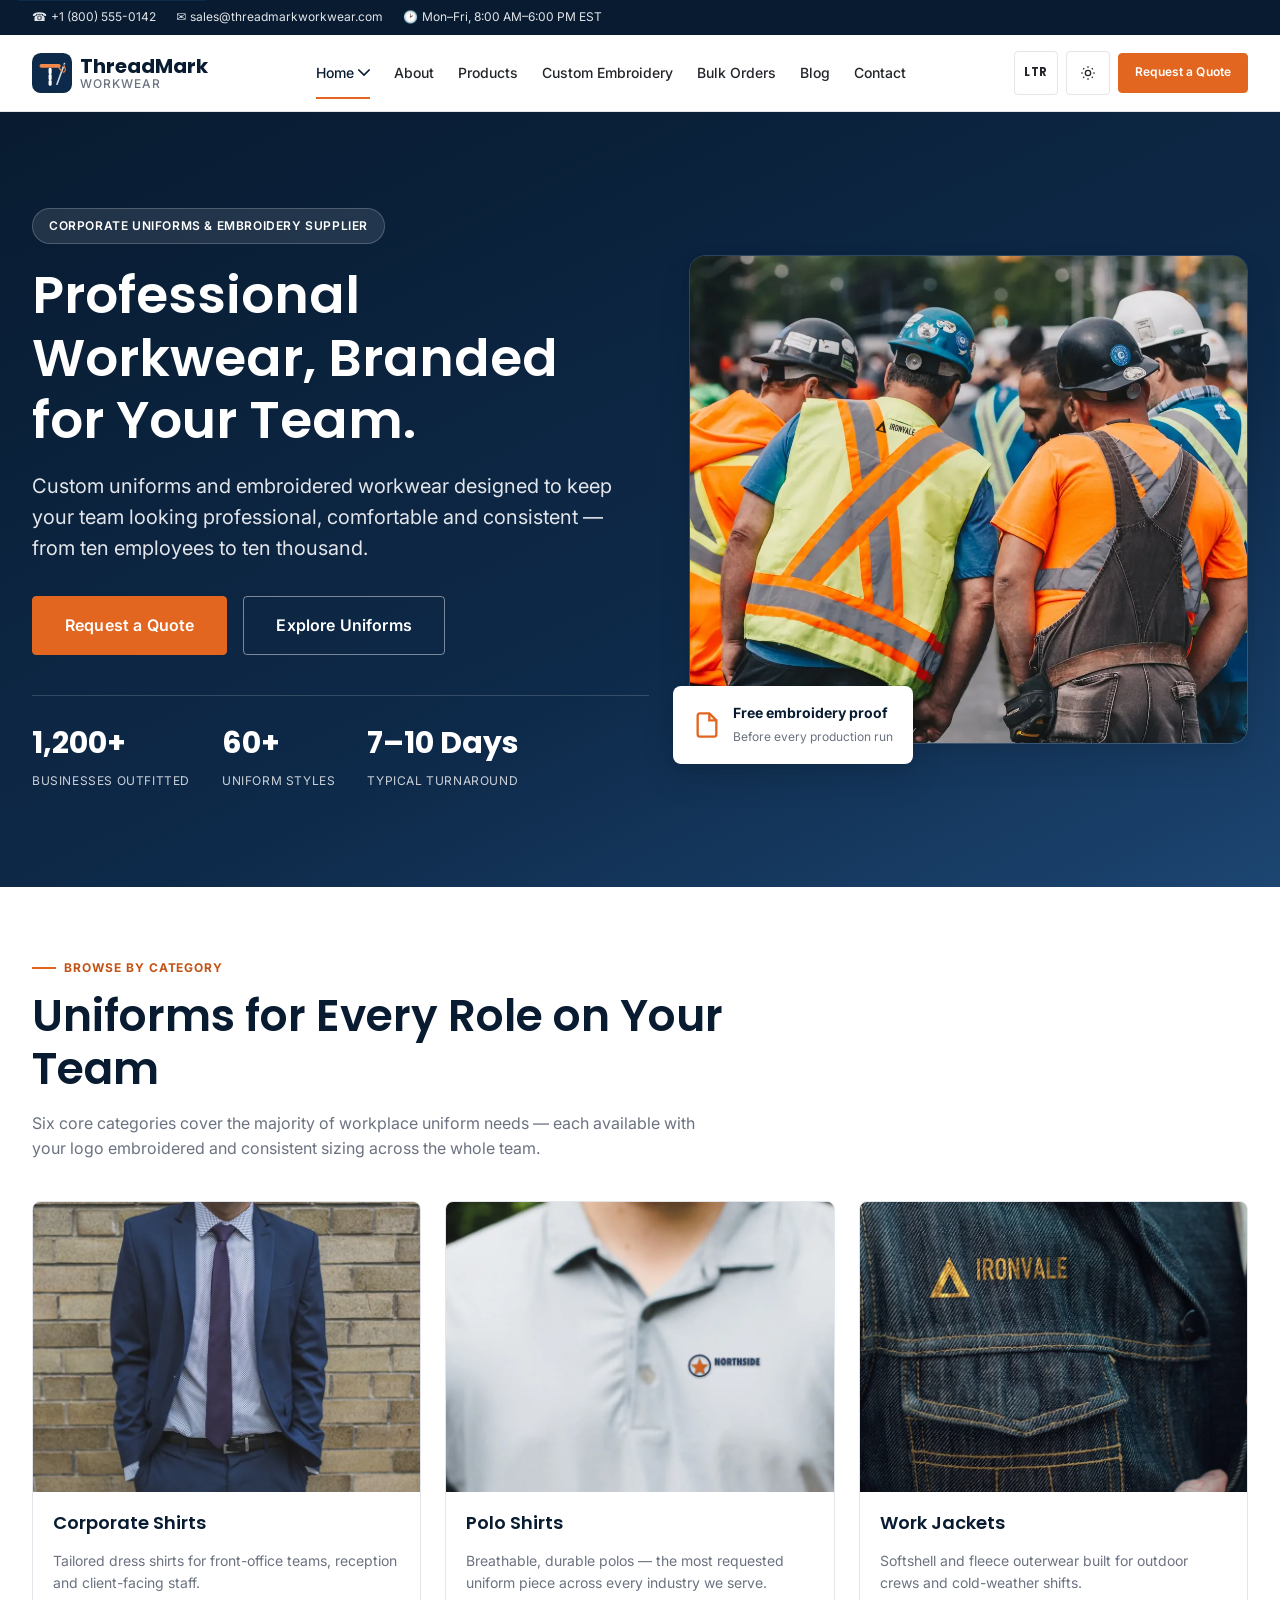
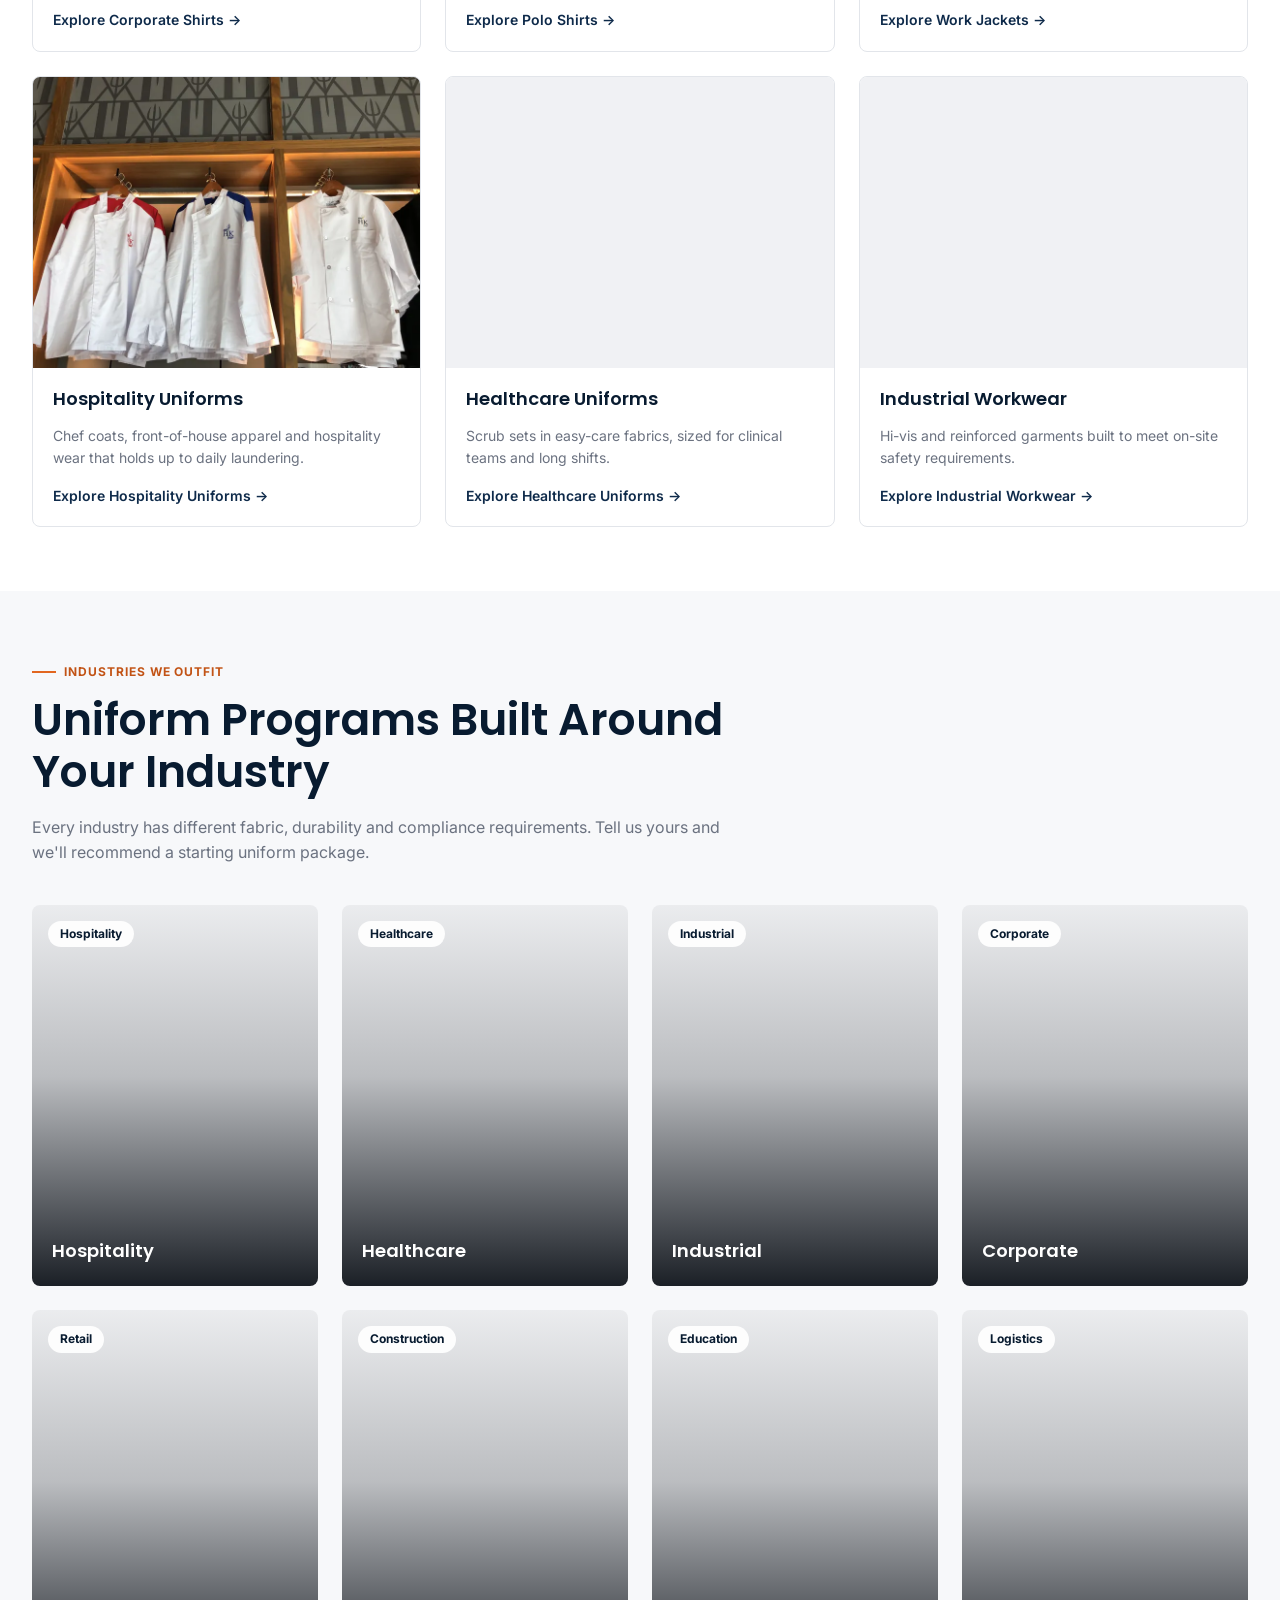
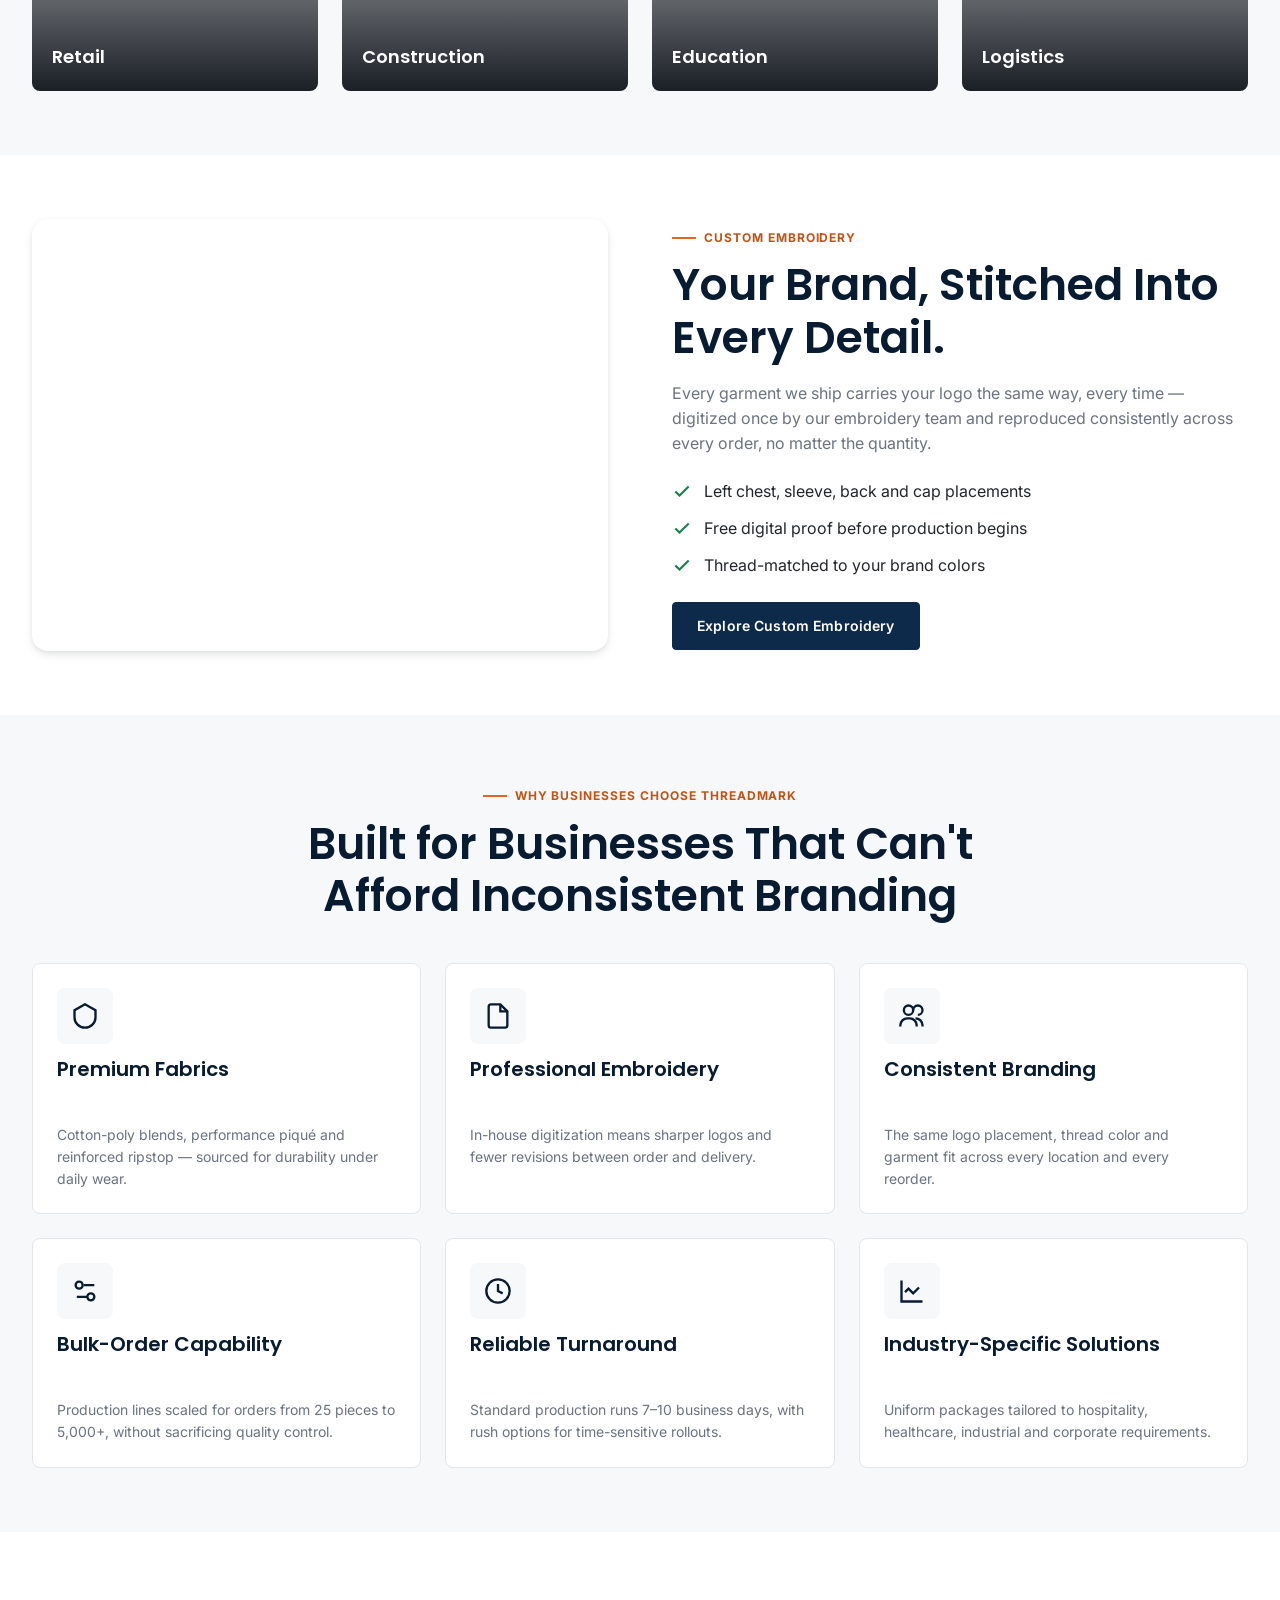
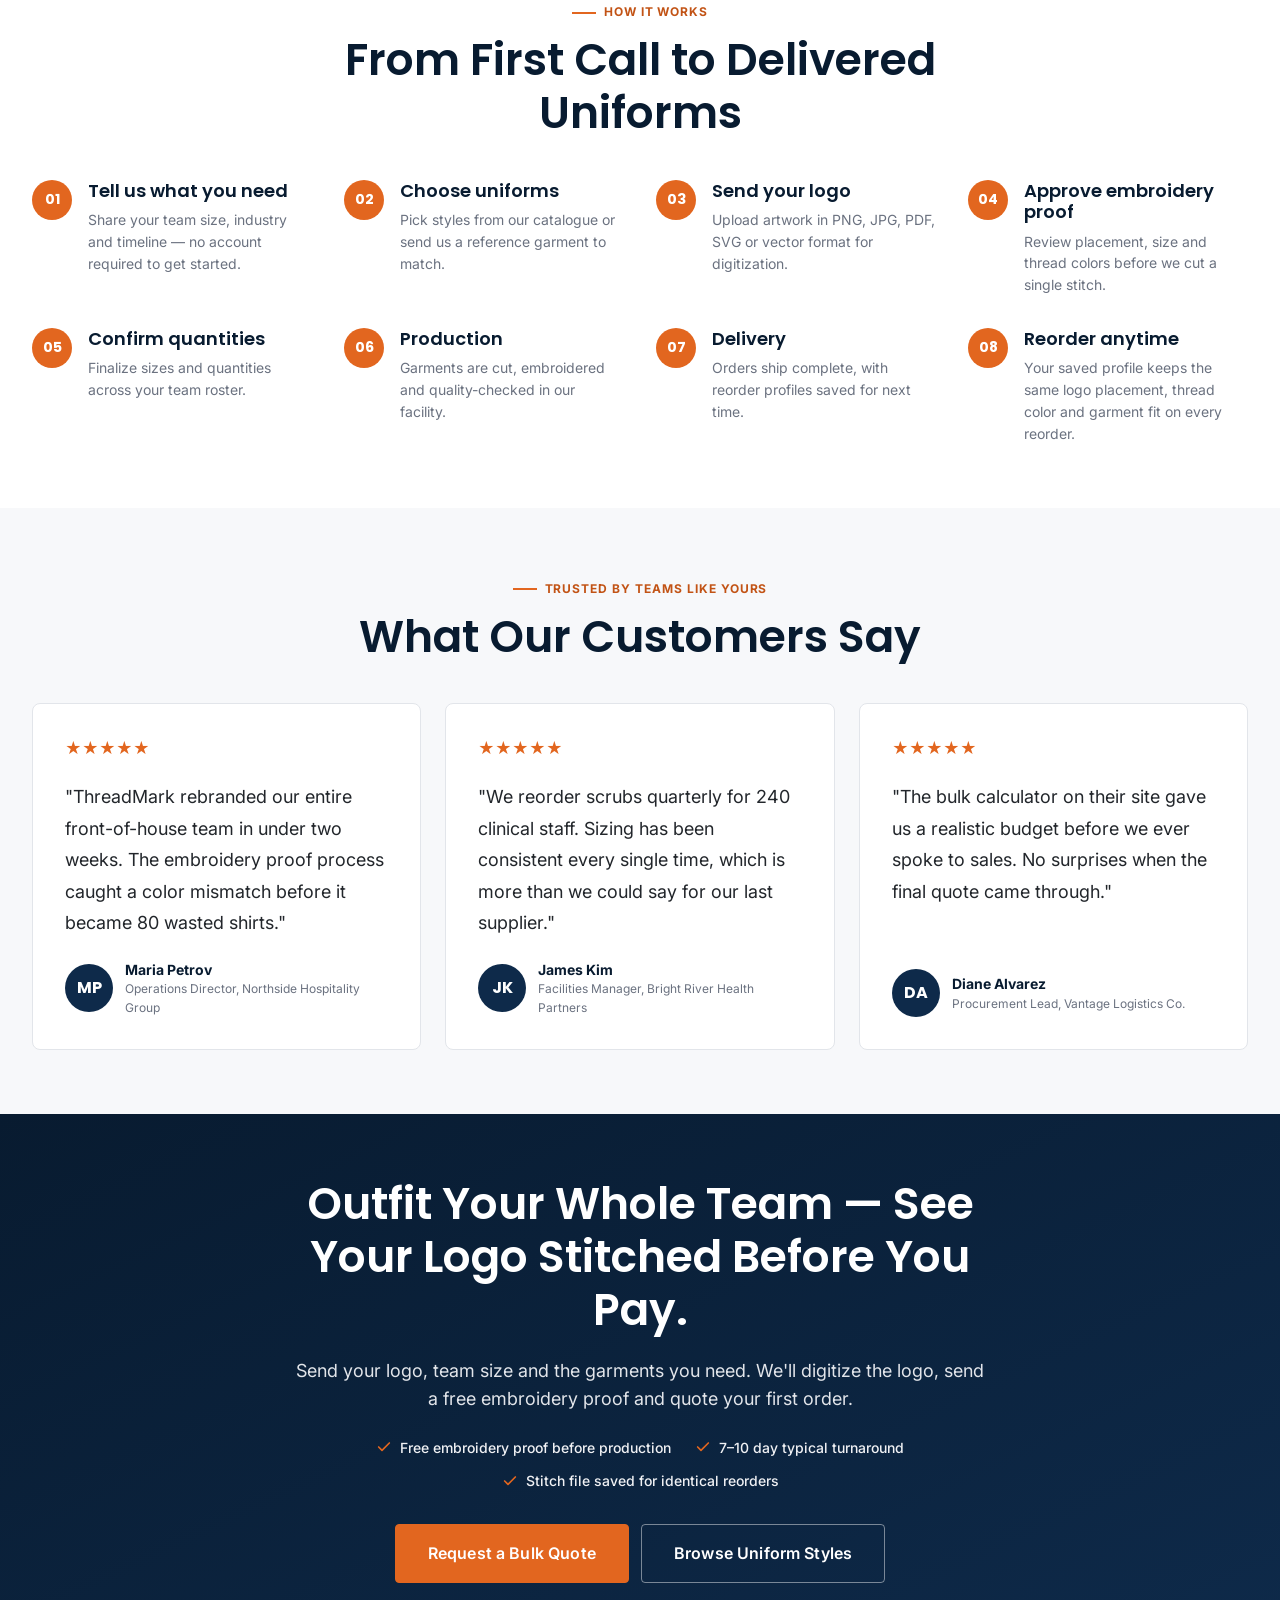
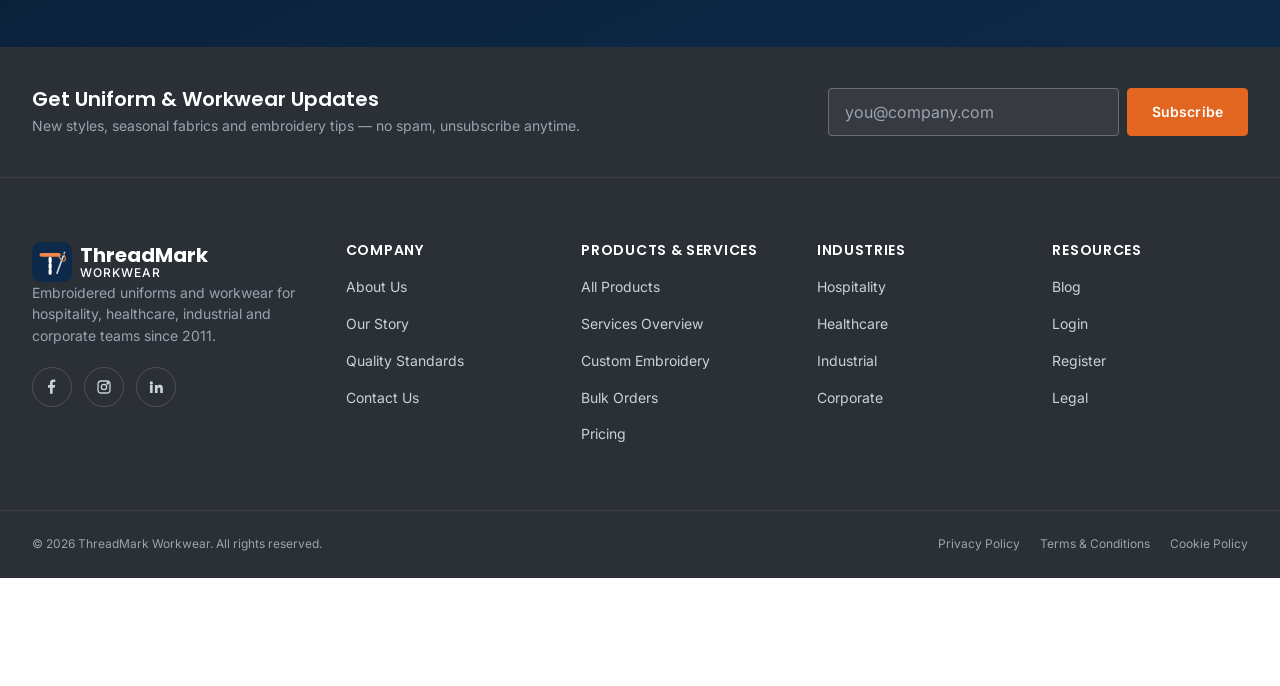
<file: index.html>
<!DOCTYPE html>
<html lang="en">
<head>
  <meta charset="UTF-8">
  <meta http-equiv="refresh" content="0; url=pages/index.html">
  <link rel="canonical" href="https://www.threadmarkworkwear.com/pages/index.html">
  <title>ThreadMark Workwear</title>
</head>
<body>
  <p>Redirecting to <a href="pages/index.html">ThreadMark Workwear</a>&hellip;</p>
</body>
</html>
</file>
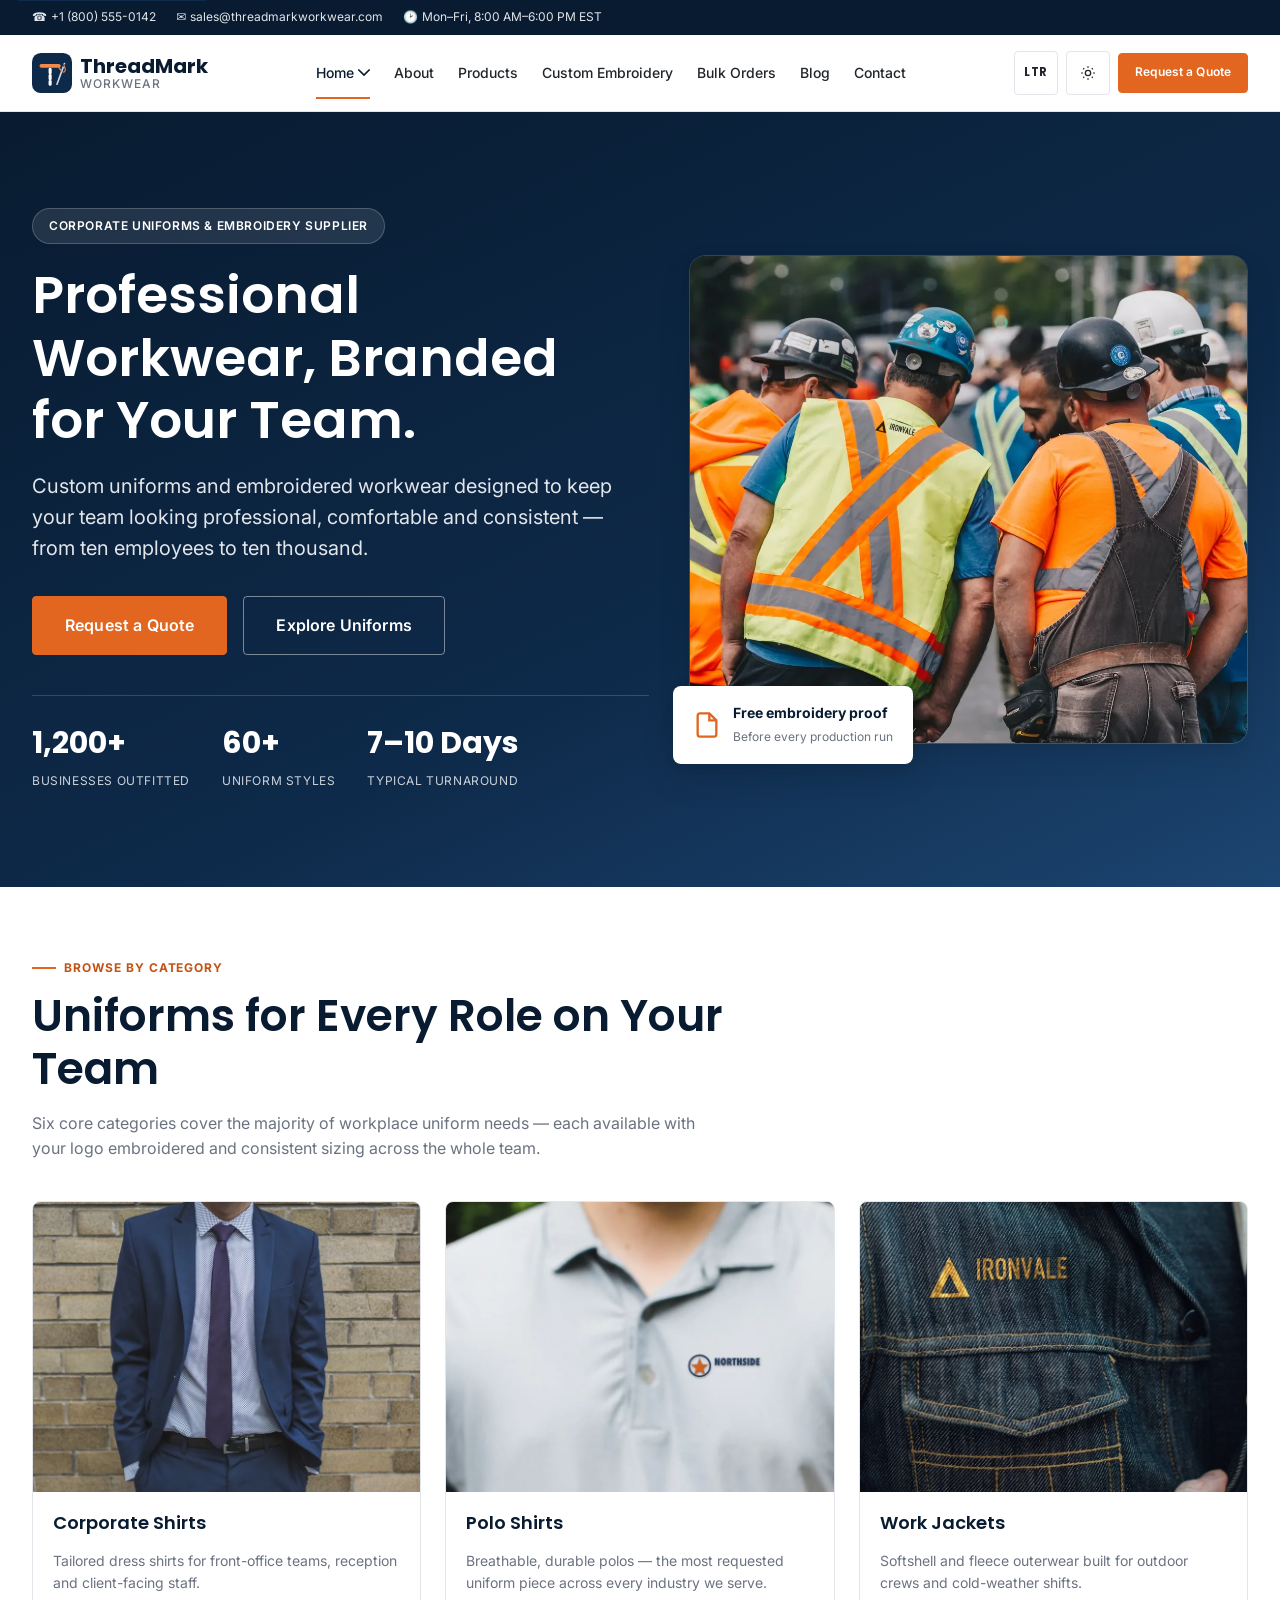
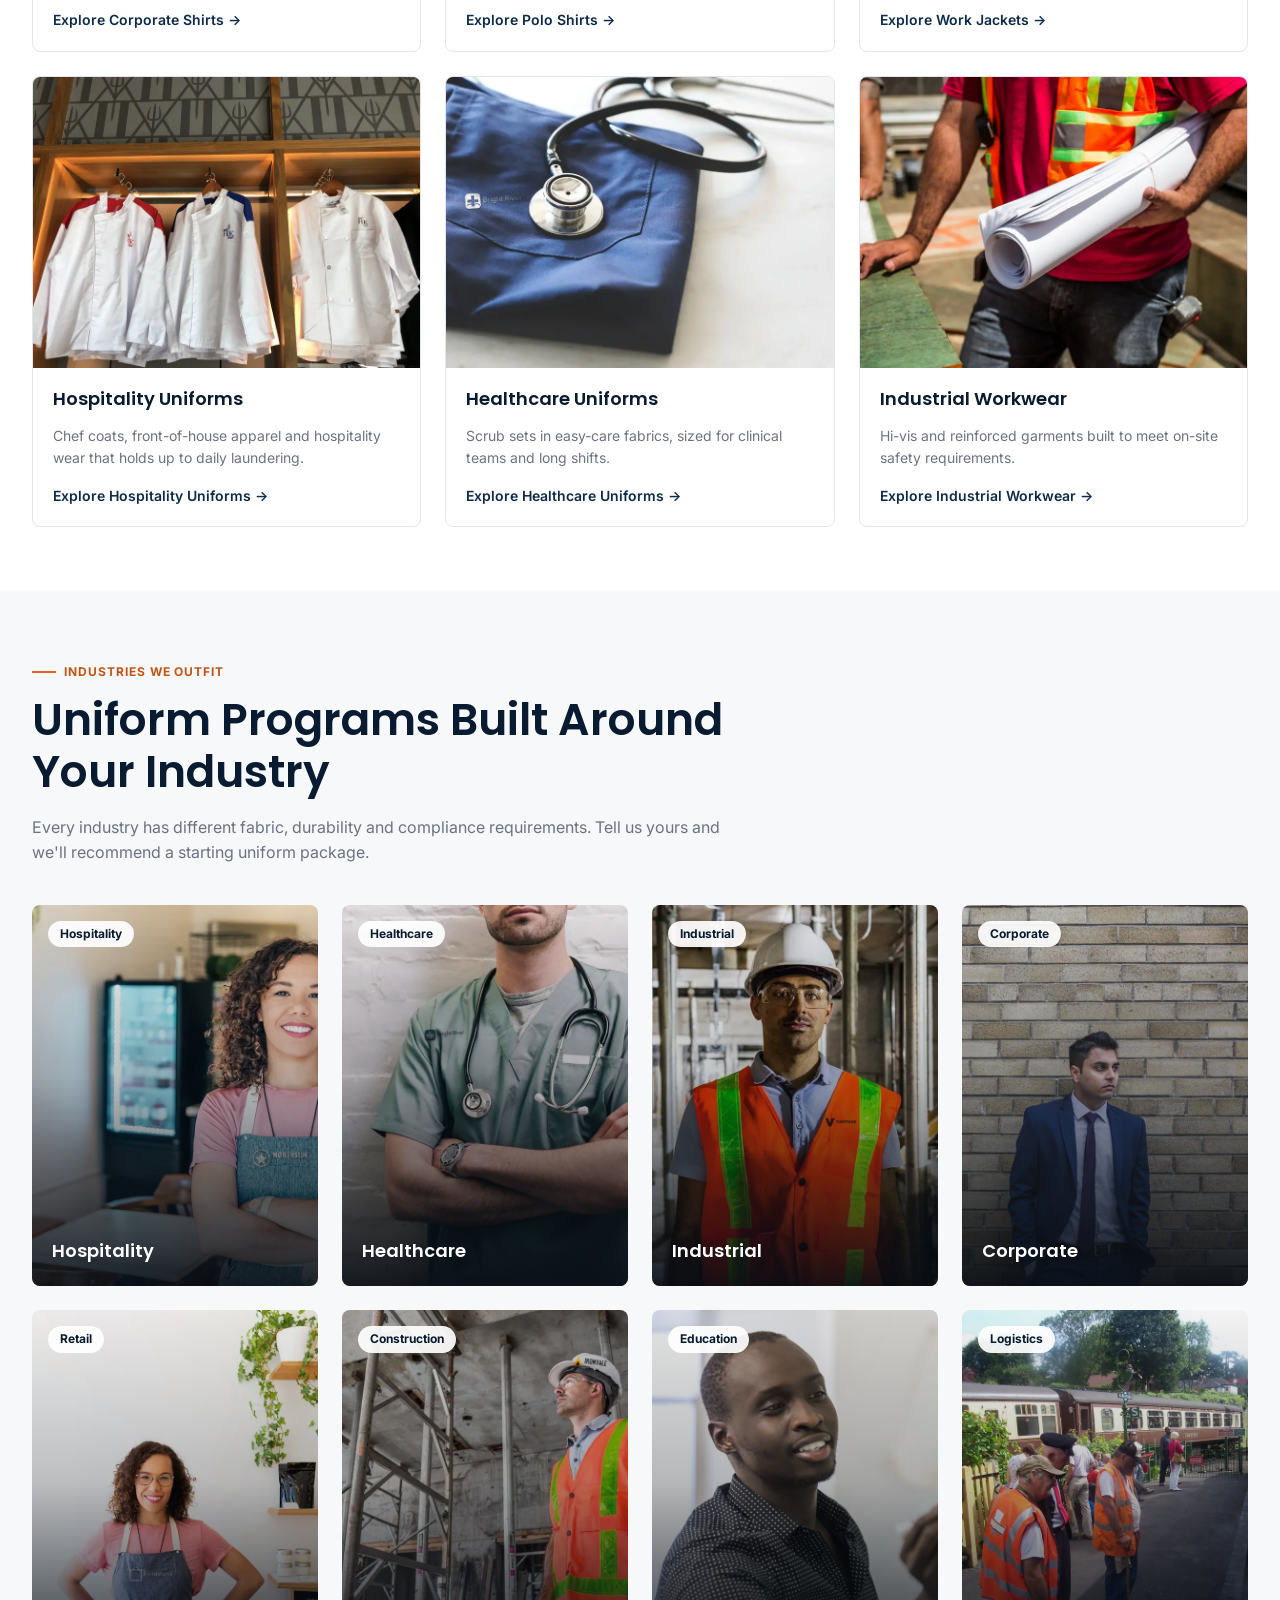
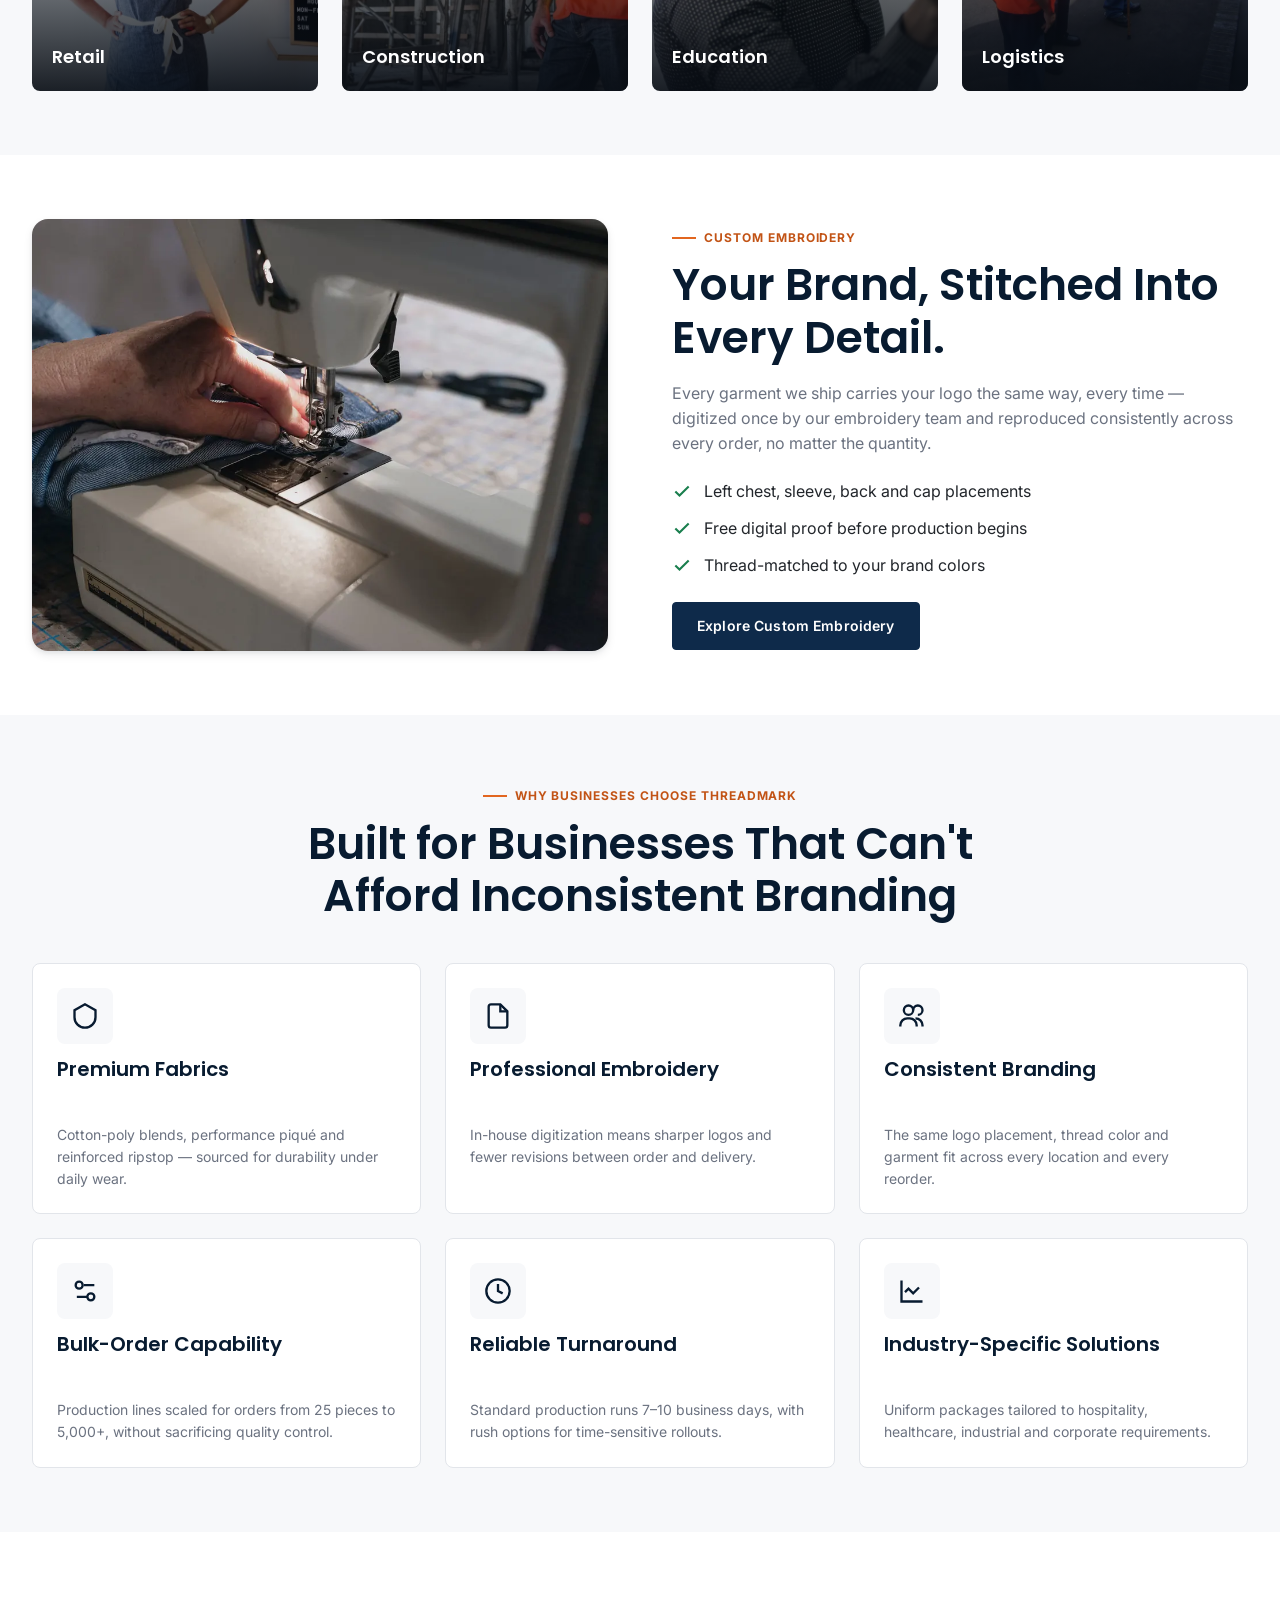
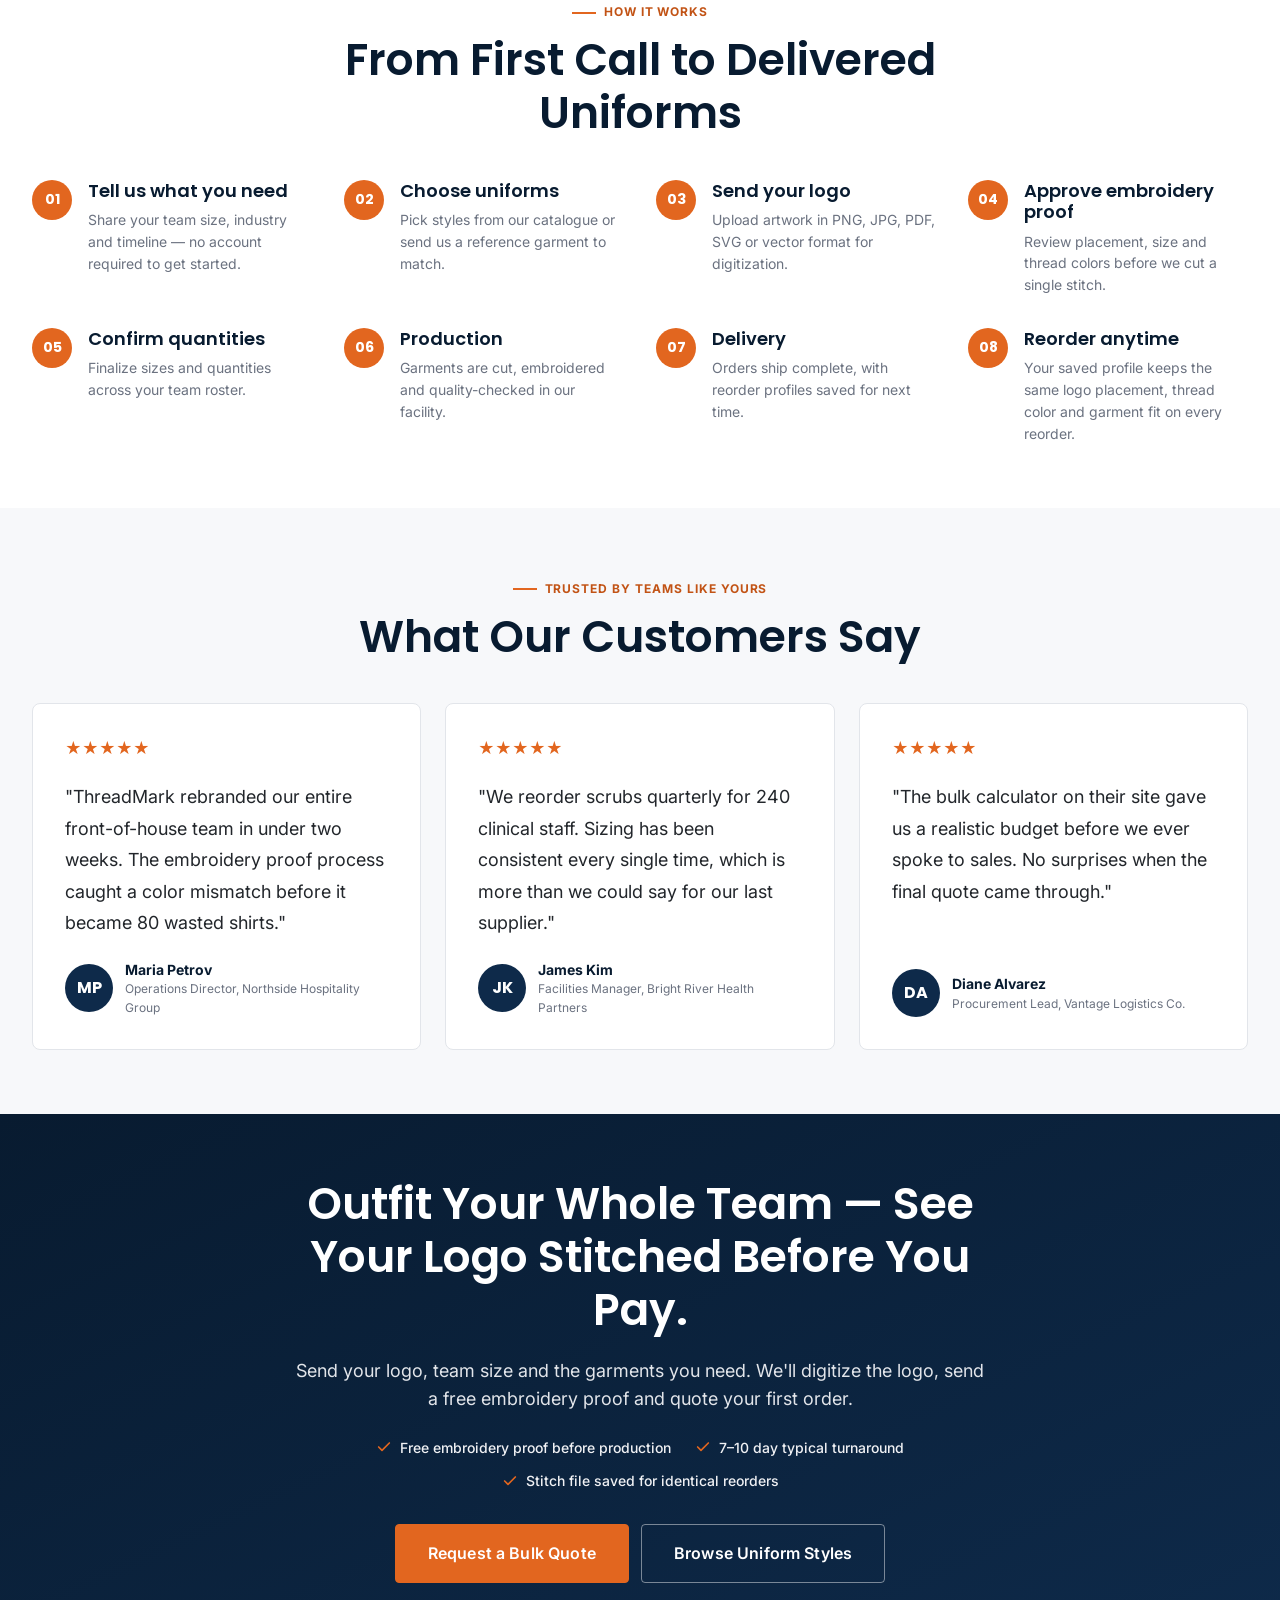
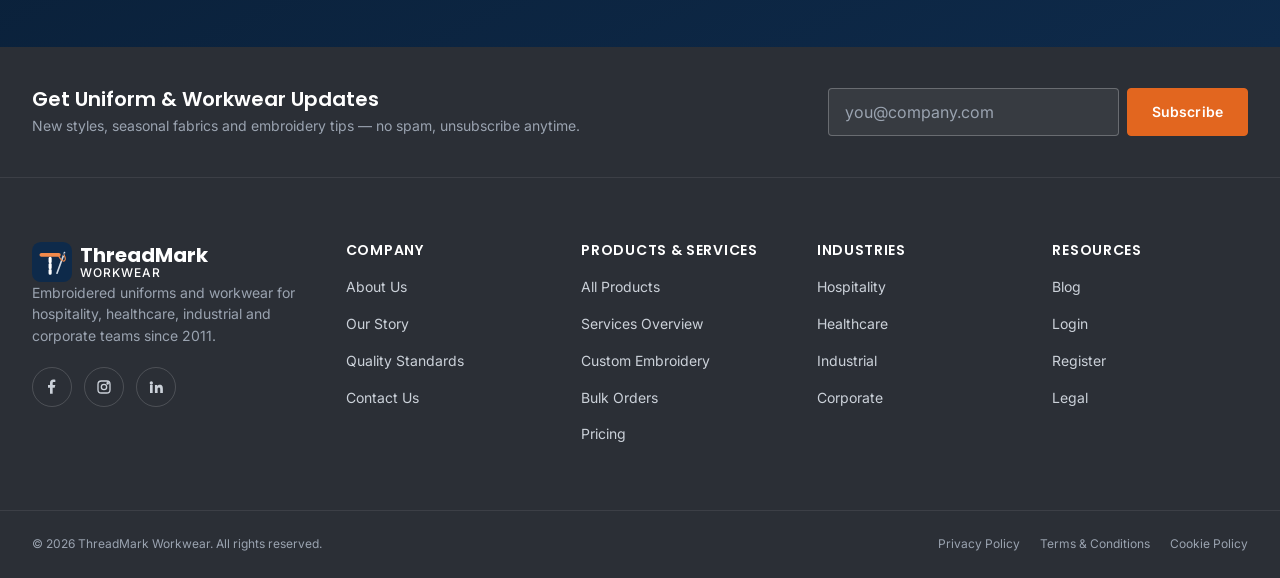
<file: pages/index.html>
<!DOCTYPE html>
<html lang="en" dir="ltr">
<head>
  <meta charset="UTF-8">
  <meta name="viewport" content="width=device-width, initial-scale=1.0">
  <script>(function(){var d=document.documentElement;try{var t=localStorage.getItem("tm-theme");if(t==="dark"||t==="light"){d.setAttribute("data-theme",t)}var r=localStorage.getItem("tm-dir");if(r==="rtl"||r==="ltr"){d.setAttribute("dir",r)}}catch(e){}})();</script>
  <title>Custom Embroidered Uniforms & Workwear | ThreadMark</title>
  <meta name="description" content="ThreadMark supplies embroidered corporate uniforms, polo shirts, jackets and industrial workwear for teams of any size, with a free embroidery proof first.">
  <link rel="canonical" href="https://www.threadmarkworkwear.com/pages/index.html">
  <meta property="og:type" content="website">
  <meta property="og:title" content="Custom Embroidered Uniforms & Workwear | ThreadMark">
  <meta property="og:description" content="Professional workwear and custom embroidery for hospitality, healthcare, industrial and corporate teams. Get a bulk quote in minutes.">
  <meta property="og:image" content="https://www.threadmarkworkwear.com/assets/images/og-image.jpg">
  <meta property="og:url" content="https://www.threadmarkworkwear.com/pages/index.html">
  <meta name="twitter:card" content="summary_large_image">
  <meta name="twitter:title" content="Custom Embroidered Uniforms & Workwear | ThreadMark">
  <meta name="twitter:description" content="Professional workwear and custom embroidery for teams of any size. Request a bulk quote today.">
  <link rel="icon" type="image/svg+xml" href="../assets/images/favicon.svg">
  <link rel="preconnect" href="https://fonts.googleapis.com">
  <link rel="preconnect" href="https://fonts.gstatic.com" crossorigin>
  <link href="https://fonts.googleapis.com/css2?family=Poppins:wght@600;700&family=Inter:wght@400;500;600;700&display=swap" rel="stylesheet">
  <link rel="stylesheet" href="../assets/css/style.css">
  <link rel="stylesheet" href="../assets/css/dark-mode.css">
  <link rel="stylesheet" href="../assets/css/rtl.css">
  <script type="application/ld+json">
  {
    "@context": "https://schema.org",
    "@type": "Organization",
    "name": "ThreadMark Workwear",
    "url": "https://www.threadmarkworkwear.com/",
    "logo": "https://www.threadmarkworkwear.com/assets/images/favicon.svg",
    "description": "Supplier of custom embroidered corporate uniforms and industry-specific workwear for hospitality, healthcare, industrial, retail and corporate teams.",
    "address": {
      "@type": "PostalAddress",
      "streetAddress": "4820 Industrial Pkwy, Suite 200",
      "addressLocality": "Charlotte",
      "addressRegion": "NC",
      "postalCode": "28206",
      "addressCountry": "US"
    },
    "contactPoint": {
      "@type": "ContactPoint",
      "telephone": "+1-800-555-0142",
      "contactType": "sales",
      "email": "sales@threadmarkworkwear.com"
    },
    "sameAs": [
      "https://www.facebook.com/threadmarkworkwear",
      "https://www.instagram.com/threadmarkworkwear",
      "https://www.linkedin.com/company/threadmarkworkwear"
    ]
  }
  </script>
  <script type="application/ld+json">
  {
    "@context": "https://schema.org",
    "@type": "WebSite",
    "name": "ThreadMark Workwear",
    "url": "https://www.threadmarkworkwear.com/"
  }
  </script>
  <meta property="og:site_name" content="ThreadMark Workwear" />
  <meta name="twitter:image" content="https://www.threadmarkworkwear.com/assets/images/og-image.jpg" />
</head>
<body>
  <a class="skip-link" href="#main">Skip to main content</a>

  <!-- ==========================================================================
       MOBILE NAVIGATION DRAWER
  ========================================================================== -->
  <div class="mobile-nav" data-mobile-nav data-open="false">
    <div class="mobile-nav-backdrop"></div>
    <div class="mobile-nav-panel" role="dialog" aria-modal="true" aria-label="Mobile navigation">
      <div class="mobile-nav-head">
        <a href="index.html" class="brand">
          <img class="brand-mark" src="../assets/images/logo-mark.svg" alt="" width="40" height="40">
          <span class="brand-name">ThreadMark<span>Workwear</span></span>
        </a>
        <button type="button" class="nav-toggle" data-nav-close aria-label="Close menu">
          <svg width="20" height="20" viewBox="0 0 24 24" fill="none" stroke="currentColor" stroke-width="2" aria-hidden="true"><line x1="18" y1="6" x2="6" y2="18"/><line x1="6" y1="6" x2="18" y2="18"/></svg>
        </button>
      </div>
      <ul class="mobile-nav-links">
        <li class="mobile-nav-group"><button type="button" class="mobile-nav-group__toggle" aria-expanded="false" aria-controls="mobile-home-links">Home <svg class="mobile-nav-group__chev" width="14" height="14" viewBox="0 0 14 9" fill="none" aria-hidden="true"><path d="M1 1l6 6 6-6" stroke="currentColor" stroke-width="2" stroke-linecap="round"/></svg></button><ul class="mobile-nav-sub" id="mobile-home-links" hidden><li><a href="index.html" aria-current="page">Home 1 — Uniform Supplier</a></li><li><a href="home-2.html">Home 2 — Industry Solutions</a></li></ul></li>
        <li><a href="about.html">About</a></li>
        <li><a href="products.html">Products</a></li>
        <li><a href="custom-embroidery.html">Custom Embroidery</a></li>
        <li><a href="bulk-orders.html">Bulk Orders</a></li>
        <li><a href="blog.html">Blog</a></li>
        <li><a href="contact.html">Contact</a></li>
      </ul>
      <div class="mobile-nav-cta">
        <a href="contact.html" class="btn btn-accent btn-block">Request a Quote</a>
      </div>
      <div class="mobile-nav-info">
        <span>Call us: <a href="tel:+18005550142">+1 (800) 555-0142</a></span>
        <span>Email: <a href="mailto:sales@threadmarkworkwear.com">sales@threadmarkworkwear.com</a></span>
        <span>Mon–Fri, 8:00 AM–6:00 PM EST</span>
      </div>
    </div>
  </div>

  <!-- ==========================================================================
       HEADER
  ========================================================================== -->
  <header class="site-header">
    <div class="header-topbar">
      <div class="container">
        <div class="topbar-info">
          <a href="tel:+18005550142"><span class="icon" aria-hidden="true">&#9742;</span>+1 (800) 555-0142</a>
          <a href="mailto:sales@threadmarkworkwear.com" class="hide-mobile"><span class="icon" aria-hidden="true">&#9993;</span>sales@threadmarkworkwear.com</a>
          <span class="hide-mobile"><span class="icon" aria-hidden="true">&#128337;</span>Mon–Fri, 8:00 AM–6:00 PM EST</span>
        </div>
      </div>
    </div>
    <div class="header-main">
      <div class="container">
        <a href="index.html" class="brand">
          <img class="brand-mark" src="../assets/images/logo-mark.svg" alt="" width="40" height="40">
          <span class="brand-name">ThreadMark<span>Workwear</span></span>
        </a>
        <nav class="main-nav" aria-label="Primary">
          <div class="nav-menu is-current">
            <a href="index.html" class="nav-menu__link">Home <svg class="nav-menu__chev" width="12" height="12" viewBox="0 0 14 9" fill="none" aria-hidden="true"><path d="M1 1l6 6 6-6" stroke="currentColor" stroke-width="2" stroke-linecap="round"/></svg></a>
            <div class="nav-menu__list">
              <a href="index.html" aria-current="page">Home 1 — Uniform Supplier</a>
              <a href="home-2.html">Home 2 — Industry Solutions</a>
            </div>
          </div>
          <a href="about.html">About</a>
          <a href="products.html">Products</a>
          <a href="custom-embroidery.html">Custom Embroidery</a>
          <a href="bulk-orders.html">Bulk Orders</a>
          <a href="blog.html">Blog</a>
          <a href="contact.html">Contact</a>
        </nav>
        <div class="header-actions">
          <button type="button" class="dir-toggle" data-dir-toggle aria-pressed="false" aria-label="Switch to right-to-left layout" title="Switch text direction">LTR</button>
          <button type="button" class="theme-toggle" data-theme-toggle aria-pressed="false" aria-label="Toggle dark mode">
          <svg class="icon-sun" width="16" height="16" viewBox="0 0 24 24" fill="none" stroke="currentColor" stroke-width="2" aria-hidden="true"><circle cx="12" cy="12" r="4"/><path d="M12 2v2M12 20v2M4.9 4.9l1.4 1.4M17.7 17.7l1.4 1.4M2 12h2M20 12h2M4.9 19.1l1.4-1.4M17.7 6.3l1.4-1.4"/></svg>
          <svg class="icon-moon" width="16" height="16" viewBox="0 0 24 24" fill="none" stroke="currentColor" stroke-width="2" aria-hidden="true"><path d="M21 12.8A9 9 0 1 1 11.2 3 7 7 0 0 0 21 12.8Z"/></svg>
        </button>
          <a href="contact.html" class="btn btn-accent btn-sm">Request a Quote</a>
          <button type="button" class="nav-toggle" data-nav-toggle aria-label="Open menu" aria-expanded="false">
            <svg width="20" height="20" viewBox="0 0 24 24" fill="none" stroke="currentColor" stroke-width="2" aria-hidden="true"><line x1="3" y1="6" x2="21" y2="6"/><line x1="3" y1="12" x2="21" y2="12"/><line x1="3" y1="18" x2="21" y2="18"/></svg>
          </button>
        </div>
      </div>
    </div>
  </header>

  <main id="main">
    <!-- ==========================================================================
         HERO
    ========================================================================== -->
    <section class="hero">
      <div class="container">
        <div class="hero-copy">
          <span class="hero-eyebrow">Corporate Uniforms &amp; Embroidery Supplier</span>
          <h1>Professional Workwear, Branded for Your Team.</h1>
          <p class="lead">Custom uniforms and embroidered workwear designed to keep your team looking professional, comfortable and consistent — from ten employees to ten thousand.</p>
          <div class="hero-cta">
            <a href="contact.html" class="btn btn-accent btn-lg">Request a Quote</a>
            <a href="products.html" class="btn btn-on-dark btn-lg">Explore Uniforms</a>
          </div>
          <div class="hero-stats">
            <div class="hero-stat"><strong>1,200+</strong><span>Businesses Outfitted</span></div>
            <div class="hero-stat"><strong>60+</strong><span>Uniform Styles</span></div>
            <div class="hero-stat"><strong>7–10 Days</strong><span>Typical Turnaround</span></div>
          </div>
        </div>
        <div class="hero-visual">
          <div class="hero-visual-frame">
            <img decoding="async" fetchpriority="high" src="../assets/images/photos/tm-hero-crew.webp" alt="Site crew in matching high-visibility vests, one printed with the Ironvale Construction logo" width="1100" height="963">
          </div>
          <div class="hero-badge">
            <svg width="28" height="28" viewBox="0 0 24 24" fill="none" stroke="#e2661f" stroke-width="2" aria-hidden="true"><path d="M14 2H6a2 2 0 0 0-2 2v16a2 2 0 0 0 2 2h12a2 2 0 0 0 2-2V8z"/><path d="M14 2v6h6"/></svg>
            <div><strong>Free embroidery proof</strong><span>Before every production run</span></div>
          </div>
        </div>
      </div>
    </section>

    <!-- ==========================================================================
         UNIFORM CATEGORIES
    ========================================================================== -->
    <section class="section" aria-labelledby="categoriesHeading">
      <div class="container">
        <div class="section-head">
          <span class="eyebrow">Browse by Category</span>
          <h2 id="categoriesHeading">Uniforms for Every Role on Your Team</h2>
          <p class="text-muted">Six core categories cover the majority of workplace uniform needs — each available with your logo embroidered and consistent sizing across the whole team.</p>
        </div>
        <div class="grid grid-3">
          <article class="card category-card">
            <div class="category-card-media">
              <img decoding="async" src="../assets/images/photos/tm-cat-corporate-shirts.webp" alt="Crisp corporate shirt and tie under a tailored blazer" loading="lazy" width="800" height="600">
            </div>
            <div class="category-card-body">
              <h3>Corporate Shirts</h3>
              <p>Tailored dress shirts for front-office teams, reception and client-facing staff.</p>
              <a href="products.html?category=corporate" class="category-card-link">Explore Corporate Shirts &rarr;</a>
            </div>
          </article>
          <article class="card category-card">
            <div class="category-card-media">
              <img decoding="async" src="../assets/images/photos/tm-cat-polo.webp" alt="Light blue performance polo with an embroidered Northside Hospitality chest logo" loading="lazy" width="800" height="600">
            </div>
            <div class="category-card-body">
              <h3>Polo Shirts</h3>
              <p>Breathable, durable polos — the most requested uniform piece across every industry we serve.</p>
              <a href="products.html?category=retail" class="category-card-link">Explore Polo Shirts &rarr;</a>
            </div>
          </article>
          <article class="card category-card">
            <div class="category-card-media">
              <img decoding="async" src="../assets/images/photos/tm-cat-work-jackets.webp" alt="Denim work jacket with an Ironvale Construction logo embroidered above the chest pocket" loading="lazy" width="800" height="600">
            </div>
            <div class="category-card-body">
              <h3>Work Jackets</h3>
              <p>Softshell and fleece outerwear built for outdoor crews and cold-weather shifts.</p>
              <a href="products.html?category=industrial" class="category-card-link">Explore Work Jackets &rarr;</a>
            </div>
          </article>
          <article class="card category-card">
            <div class="category-card-media">
              <img decoding="async" src="../assets/images/photos/tm-cat-hospitality.webp" alt="White chef jackets hanging on a restaurant display rail" loading="lazy" width="800" height="600">
            </div>
            <div class="category-card-body">
              <h3>Hospitality Uniforms</h3>
              <p>Chef coats, front-of-house apparel and hospitality wear that holds up to daily laundering.</p>
              <a href="products.html?category=hospitality" class="category-card-link">Explore Hospitality Uniforms &rarr;</a>
            </div>
          </article>
          <article class="card category-card">
            <div class="category-card-media">
              <img decoding="async" src="../assets/images/photos/tm-cat-healthcare.webp" alt="Navy scrubs with an embroidered Bright River Health Partners logo beside a stethoscope" loading="lazy" width="800" height="600">
            </div>
            <div class="category-card-body">
              <h3>Healthcare Uniforms</h3>
              <p>Scrub sets in easy-care fabrics, sized for clinical teams and long shifts.</p>
              <a href="products.html?category=healthcare" class="category-card-link">Explore Healthcare Uniforms &rarr;</a>
            </div>
          </article>
          <article class="card category-card">
            <div class="category-card-media">
              <img decoding="async" src="../assets/images/photos/tm-cat-industrial.webp" alt="Worker in a high-visibility vest carrying rolled site plans" loading="lazy" width="800" height="600">
            </div>
            <div class="category-card-body">
              <h3>Industrial Workwear</h3>
              <p>Hi-vis and reinforced garments built to meet on-site safety requirements.</p>
              <a href="products.html?category=industrial" class="category-card-link">Explore Industrial Workwear &rarr;</a>
            </div>
          </article>
        </div>
      </div>
    </section>

    <!-- ==========================================================================
         INDUSTRIES
    ========================================================================== -->
    <section class="section section-alt" aria-labelledby="industriesHeading">
      <div class="container">
        <div class="section-head">
          <span class="eyebrow">Industries We Outfit</span>
          <h2 id="industriesHeading">Uniform Programs Built Around Your Industry</h2>
          <p class="text-muted">Every industry has different fabric, durability and compliance requirements. Tell us yours and we'll recommend a starting uniform package.</p>
        </div>
        <div class="grid grid-4">
          <a class="industry-card" href="products.html?category=hospitality">
            <img decoding="async" src="../assets/images/photos/tm-ind-hospitality.webp" alt="Cafe owner in an apron embroidered with the Northside Hospitality logo" loading="lazy" width="600" height="800">
            <span class="industry-card-tag">Hospitality</span>
            <div class="industry-card-body">
              <h3>Hospitality</h3>
              <p>Chef coats, aprons and front-of-house wear that stay sharp through back-to-back shifts.</p>
            </div>
          </a>
          <a class="industry-card" href="products.html?category=healthcare">
            <img decoding="async" src="../assets/images/photos/tm-ind-healthcare.webp" alt="Doctor in green scrubs embroidered with the Bright River Health Partners logo" loading="lazy" width="600" height="800">
            <span class="industry-card-tag">Healthcare</span>
            <div class="industry-card-body">
              <h3>Healthcare</h3>
              <p>Scrub sets in antimicrobial-friendly fabrics, easy to launder and quick to restock.</p>
            </div>
          </a>
          <a class="industry-card" href="products.html?category=industrial">
            <img decoding="async" src="../assets/images/photos/tm-ind-industrial.webp" alt="Worker in an orange high-visibility vest printed with the Vantage Logistics logo" loading="lazy" width="600" height="800">
            <span class="industry-card-tag">Industrial</span>
            <div class="industry-card-body">
              <h3>Industrial</h3>
              <p>Hi-vis and flame-resistant options built to meet site safety requirements.</p>
            </div>
          </a>
          <a class="industry-card" href="products.html?category=corporate">
            <img decoding="async" src="../assets/images/photos/tm-ind-corporate.webp" alt="Professional in a navy suit standing against a brick wall" loading="lazy" width="600" height="800">
            <span class="industry-card-tag">Corporate</span>
            <div class="industry-card-body">
              <h3>Corporate</h3>
              <p>Polished shirts, polos and softshells for client-facing and office teams.</p>
            </div>
          </a>
          <a class="industry-card" href="products.html?category=retail">
            <img decoding="async" src="../assets/images/photos/tm-ind-retail.webp" alt="Shop owner in a denim apron embroidered with the Fieldstone Retail logo" loading="lazy" width="600" height="800">
            <span class="industry-card-tag">Retail</span>
            <div class="industry-card-body">
              <h3>Retail</h3>
              <p>Comfortable, brand-forward polos that stand out on a busy sales floor.</p>
            </div>
          </a>
          <a class="industry-card" href="products.html?category=construction">
            <img decoding="async" src="../assets/images/photos/tm-ind-construction.webp" alt="Construction worker among scaffolding, wearing an Ironvale-branded hard hat and hi-vis vest" loading="lazy" width="600" height="800">
            <span class="industry-card-tag">Construction</span>
            <div class="industry-card-body">
              <h3>Construction</h3>
              <p>Reinforced fabrics and hi-vis compliance for job-site crews.</p>
            </div>
          </a>
          <a class="industry-card" href="products.html?category=education">
            <img decoding="async" src="../assets/images/photos/tm-ind-education.webp" alt="Instructor explaining at a whiteboard" loading="lazy" width="600" height="800">
            <span class="industry-card-tag">Education</span>
            <div class="industry-card-body">
              <h3>Education</h3>
              <p>Durable, easy-order uniforms for campus staff and facilities teams.</p>
            </div>
          </a>
          <a class="industry-card" href="products.html?category=logistics">
            <img decoding="async" src="../assets/images/photos/tm-ind-logistics.webp" alt="Rail and logistics staff in orange high-visibility vests" loading="lazy" width="600" height="800">
            <span class="industry-card-tag">Logistics</span>
            <div class="industry-card-body">
              <h3>Logistics</h3>
              <p>Hi-vis workwear built for warehouse floors and delivery teams alike.</p>
            </div>
          </a>
        </div>
      </div>
    </section>

    <!-- ==========================================================================
         EMBROIDERY SHOWCASE
    ========================================================================== -->
    <section class="section" aria-labelledby="embroideryHeading">
      <div class="container split">
        <div>
          <img decoding="async" src="../assets/images/photos/tm-h1-stitching.webp" alt="Hands guiding fabric through a sewing machine" loading="lazy" width="1000" height="750" style="border-radius: var(--radius-lg); box-shadow: var(--shadow-md);">
        </div>
        <div>
          <span class="eyebrow">Custom Embroidery</span>
          <h2 id="embroideryHeading">Your Brand, Stitched Into Every Detail.</h2>
          <p class="text-muted">Every garment we ship carries your logo the same way, every time — digitized once by our embroidery team and reproduced consistently across every order, no matter the quantity.</p>
          <ul style="display:flex; flex-direction:column; gap: var(--space-3); margin-block:var(--space-6); padding:0; list-style:none;">
            <li style="display:flex; gap:var(--space-3);"><svg width="20" height="20" viewBox="0 0 24 24" fill="none" stroke="#1a7f4e" stroke-width="2.5" aria-hidden="true" style="flex-shrink:0;"><path d="M20 6 9 17l-5-5"/></svg> Left chest, sleeve, back and cap placements</li>
            <li style="display:flex; gap:var(--space-3);"><svg width="20" height="20" viewBox="0 0 24 24" fill="none" stroke="#1a7f4e" stroke-width="2.5" aria-hidden="true" style="flex-shrink:0;"><path d="M20 6 9 17l-5-5"/></svg> Free digital proof before production begins</li>
            <li style="display:flex; gap:var(--space-3);"><svg width="20" height="20" viewBox="0 0 24 24" fill="none" stroke="#1a7f4e" stroke-width="2.5" aria-hidden="true" style="flex-shrink:0;"><path d="M20 6 9 17l-5-5"/></svg> Thread-matched to your brand colors</li>
          </ul>
          <a href="custom-embroidery.html" class="btn btn-primary">Explore Custom Embroidery</a>
        </div>
      </div>
    </section>

    <!-- ==========================================================================
         WHY CHOOSE US
    ========================================================================== -->
    <section class="section section-alt" aria-labelledby="whyHeading">
      <div class="container">
        <div class="section-head center">
          <span class="eyebrow">Why Businesses Choose ThreadMark</span>
          <h2 id="whyHeading">Built for Businesses That Can't Afford Inconsistent Branding</h2>
        </div>
        <div class="grid grid-3">
          <div class="service-card card">
            <div class="service-icon"><svg width="28" height="28" viewBox="0 0 24 24" fill="none" stroke="currentColor" stroke-width="2" aria-hidden="true"><path d="M12 2 3 7v6c0 5 4 9 9 9s9-4 9-9V7z"/></svg></div>
            <h3>Premium Fabrics</h3>
            <p>Cotton-poly blends, performance piqué and reinforced ripstop — sourced for durability under daily wear.</p>
          </div>
          <div class="service-card card">
            <div class="service-icon"><svg width="28" height="28" viewBox="0 0 24 24" fill="none" stroke="currentColor" stroke-width="2" aria-hidden="true"><path d="M14 2H6a2 2 0 0 0-2 2v16a2 2 0 0 0 2 2h12a2 2 0 0 0 2-2V8z"/><path d="M14 2v6h6"/></svg></div>
            <h3>Professional Embroidery</h3>
            <p>In-house digitization means sharper logos and fewer revisions between order and delivery.</p>
          </div>
          <div class="service-card card">
            <div class="service-icon"><svg width="28" height="28" viewBox="0 0 24 24" fill="none" stroke="currentColor" stroke-width="2" aria-hidden="true"><circle cx="9" cy="7" r="4"/><path d="M17 11a4 4 0 1 0-4-4"/><path d="M2 21v-1a6 6 0 0 1 6-6h2a6 6 0 0 1 6 6v1"/><path d="M15 14a6 6 0 0 1 6 6v1"/></svg></div>
            <h3>Consistent Branding</h3>
            <p>The same logo placement, thread color and garment fit across every location and every reorder.</p>
          </div>
          <div class="service-card card">
            <div class="service-icon"><svg width="28" height="28" viewBox="0 0 24 24" fill="none" stroke="currentColor" stroke-width="2" aria-hidden="true"><path d="M20 7h-9M14 17H5"/><circle cx="17" cy="17" r="3"/><circle cx="7" cy="7" r="3"/></svg></div>
            <h3>Bulk-Order Capability</h3>
            <p>Production lines scaled for orders from 25 pieces to 5,000+, without sacrificing quality control.</p>
          </div>
          <div class="service-card card">
            <div class="service-icon"><svg width="28" height="28" viewBox="0 0 24 24" fill="none" stroke="currentColor" stroke-width="2" aria-hidden="true"><circle cx="12" cy="12" r="10"/><polyline points="12 6 12 12 16 14"/></svg></div>
            <h3>Reliable Turnaround</h3>
            <p>Standard production runs 7–10 business days, with rush options for time-sensitive rollouts.</p>
          </div>
          <div class="service-card card">
            <div class="service-icon"><svg width="28" height="28" viewBox="0 0 24 24" fill="none" stroke="currentColor" stroke-width="2" aria-hidden="true"><path d="M3 3v18h18"/><path d="M18 9l-5 5-4-4-3 3"/></svg></div>
            <h3>Industry-Specific Solutions</h3>
            <p>Uniform packages tailored to hospitality, healthcare, industrial and corporate requirements.</p>
          </div>
        </div>
      </div>
    </section>

    <!-- ==========================================================================
         PROCESS
    ========================================================================== -->
    <section class="section" aria-labelledby="processHeading">
      <div class="container">
        <div class="section-head center">
          <span class="eyebrow">How It Works</span>
          <h2 id="processHeading">From First Call to Delivered Uniforms</h2>
        </div>
        <ol class="process-list">
          <li class="process-step"><h3>Tell us what you need</h3><p>Share your team size, industry and timeline — no account required to get started.</p></li>
          <li class="process-step"><h3>Choose uniforms</h3><p>Pick styles from our catalogue or send us a reference garment to match.</p></li>
          <li class="process-step"><h3>Send your logo</h3><p>Upload artwork in PNG, JPG, PDF, SVG or vector format for digitization.</p></li>
          <li class="process-step"><h3>Approve embroidery proof</h3><p>Review placement, size and thread colors before we cut a single stitch.</p></li>
          <li class="process-step"><h3>Confirm quantities</h3><p>Finalize sizes and quantities across your team roster.</p></li>
          <li class="process-step"><h3>Production</h3><p>Garments are cut, embroidered and quality-checked in our facility.</p></li>
          <li class="process-step"><h3>Delivery</h3><p>Orders ship complete, with reorder profiles saved for next time.</p></li>
          <li class="process-step"><h3>Reorder anytime</h3><p>Your saved profile keeps the same logo placement, thread color and garment fit on every reorder.</p></li>
        </ol>
      </div>
    </section>

    <!-- ==========================================================================
         TESTIMONIALS
    ========================================================================== -->
    <section class="section section-alt" aria-labelledby="testimonialsHeading">
      <div class="container">
        <div class="section-head center">
          <span class="eyebrow">Trusted By Teams Like Yours</span>
          <h2 id="testimonialsHeading">What Our Customers Say</h2>
        </div>
        <div class="grid grid-3">
          <div class="testimonial-card card">
            <div class="testimonial-rating" aria-label="5 out of 5 stars">★★★★★</div>
            <blockquote>"ThreadMark rebranded our entire front-of-house team in under two weeks. The embroidery proof process caught a color mismatch before it became 80 wasted shirts."</blockquote>
            <div class="testimonial-author">
              <div class="testimonial-avatar" aria-hidden="true">MP</div>
              <div><strong>Maria Petrov</strong><span>Operations Director, Northside Hospitality Group</span></div>
            </div>
          </div>
          <div class="testimonial-card card">
            <div class="testimonial-rating" aria-label="5 out of 5 stars">★★★★★</div>
            <blockquote>"We reorder scrubs quarterly for 240 clinical staff. Sizing has been consistent every single time, which is more than we could say for our last supplier."</blockquote>
            <div class="testimonial-author">
              <div class="testimonial-avatar" aria-hidden="true">JK</div>
              <div><strong>James Kim</strong><span>Facilities Manager, Bright River Health Partners</span></div>
            </div>
          </div>
          <div class="testimonial-card card">
            <div class="testimonial-rating" aria-label="5 out of 5 stars">★★★★★</div>
            <blockquote>"The bulk calculator on their site gave us a realistic budget before we ever spoke to sales. No surprises when the final quote came through."</blockquote>
            <div class="testimonial-author">
              <div class="testimonial-avatar" aria-hidden="true">DA</div>
              <div><strong>Diane Alvarez</strong><span>Procurement Lead, Vantage Logistics Co.</span></div>
            </div>
          </div>
        </div>
      </div>
    </section>

    <!-- ==========================================================================
         FINAL CTA
    ========================================================================== -->
    <section class="section cta-final" style="background: linear-gradient(155deg, var(--color-primary-dark), var(--color-primary)); color:#fff;" aria-labelledby="cta-final-title">
      <div class="container text-center" style="max-width:760px;">
        <h2 id="cta-final-title" style="color:#fff;">Outfit Your Whole Team — See Your Logo Stitched Before You Pay.</h2>
        <p style="color: var(--color-grey-200); font-size: var(--fs-md); margin-block: var(--space-5) var(--space-6);">Send your logo, team size and the garments you need. We'll digitize the logo, send a free embroidery proof and quote your first order.</p>
        <ul class="cta-proof" aria-label="What you get">
          <li><svg width="16" height="16" viewBox="0 0 24 24" fill="none" stroke="currentColor" stroke-width="2.5" stroke-linecap="round" stroke-linejoin="round" aria-hidden="true"><path d="M20 6 9 17l-5-5"/></svg>Free embroidery proof before production</li>
          <li><svg width="16" height="16" viewBox="0 0 24 24" fill="none" stroke="currentColor" stroke-width="2.5" stroke-linecap="round" stroke-linejoin="round" aria-hidden="true"><path d="M20 6 9 17l-5-5"/></svg>7–10 day typical turnaround</li>
          <li><svg width="16" height="16" viewBox="0 0 24 24" fill="none" stroke="currentColor" stroke-width="2.5" stroke-linecap="round" stroke-linejoin="round" aria-hidden="true"><path d="M20 6 9 17l-5-5"/></svg>Stitch file saved for identical reorders</li>
        </ul>
        <div class="cta-final__actions">
          <a href="bulk-orders.html" class="btn btn-accent btn-lg">Request a Bulk Quote</a>
          <a href="products.html" class="btn btn-on-dark btn-lg">Browse Uniform Styles</a>
        </div>
      </div>
    </section>
  </main>

  <!-- ==========================================================================
       FOOTER
  ========================================================================== -->
  <footer class="site-footer">
    <div class="footer-newsletter">
      <div class="container footer-newsletter-inner">
        <div>
          <h3>Get Uniform &amp; Workwear Updates</h3>
          <p>New styles, seasonal fabrics and embroidery tips — no spam, unsubscribe anytime.</p>
        </div>
        <form class="newsletter-form" data-custom-submit="true">
          <label for="footerNewsletterEmail" class="visually-hidden">Email address</label>
          <input type="email" id="footerNewsletterEmail" class="input" placeholder="you@company.com" required>
          <button type="submit" class="btn btn-accent">Subscribe</button>
        </form>
      </div>
    </div>
    <div class="footer-top">
      <div class="container footer-grid">
        <div class="footer-brand">
          <a href="index.html" class="brand">
            <img class="brand-mark" src="../assets/images/logo-mark.svg" alt="" width="40" height="40">
            <span class="brand-name">ThreadMark<span>Workwear</span></span>
          </a>
          <p>Embroidered uniforms and workwear for hospitality, healthcare, industrial and corporate teams since 2011.</p>
          <div class="footer-social">
            <a href="https://www.facebook.com/threadmarkworkwear" aria-label="ThreadMark on Facebook" target="_blank" rel="noopener"><svg width="16" height="16" viewBox="0 0 24 24" fill="currentColor" aria-hidden="true"><path d="M13 22v-9h3l1-4h-4V6.5C13 5.3 13.4 4.5 15.1 4.5H17V1.1C16.6 1 15.3.8 13.9.8 10.9.8 9 2.6 9 6.1V9H6v4h3v9h4Z"/></svg></a>
            <a href="https://www.instagram.com/threadmarkworkwear" aria-label="ThreadMark on Instagram" target="_blank" rel="noopener"><svg width="16" height="16" viewBox="0 0 24 24" fill="none" stroke="currentColor" stroke-width="2" aria-hidden="true"><rect x="3" y="3" width="18" height="18" rx="5"/><circle cx="12" cy="12" r="4"/><circle cx="17.5" cy="6.5" r="1"/></svg></a>
            <a href="https://www.linkedin.com/company/threadmarkworkwear" aria-label="ThreadMark on LinkedIn" target="_blank" rel="noopener"><svg width="16" height="16" viewBox="0 0 24 24" fill="currentColor" aria-hidden="true"><path d="M4.98 3.5a2.5 2.5 0 1 1 0 5 2.5 2.5 0 0 1 0-5ZM3 9h4v12H3V9Zm7 0h3.8v1.7h.1c.5-.9 1.8-1.9 3.7-1.9 4 0 4.7 2.6 4.7 6V21h-4v-5.3c0-1.3 0-3-1.8-3s-2.1 1.4-2.1 2.9V21h-4V9Z"/></svg></a>
          </div>
        </div>
        <div class="footer-col">
          <h3>Company</h3>
          <ul>
            <li><a href="about.html">About Us</a></li>
            <li><a href="about.html#story">Our Story</a></li>
            <li><a href="about.html#quality">Quality Standards</a></li>
            <li><a href="contact.html">Contact Us</a></li>
          </ul>
        </div>
        <div class="footer-col">
          <h3>Products &amp; Services</h3>
          <ul>
            <li><a href="products.html">All Products</a></li>
            <li><a href="services.html">Services Overview</a></li>
            <li><a href="custom-embroidery.html">Custom Embroidery</a></li>
            <li><a href="bulk-orders.html">Bulk Orders</a></li>
            <li><a href="pricing.html">Pricing</a></li>
          </ul>
        </div>
        <div class="footer-col">
          <h3>Industries</h3>
          <ul>
            <li><a href="products.html?category=hospitality">Hospitality</a></li>
            <li><a href="products.html?category=healthcare">Healthcare</a></li>
            <li><a href="products.html?category=industrial">Industrial</a></li>
            <li><a href="products.html?category=corporate">Corporate</a></li>
          </ul>
        </div>
        <div class="footer-col">
          <h3>Resources</h3>
          <ul>
            <li><a href="blog.html">Blog</a></li>
            <li><a href="login.html">Login</a></li>
            <li><a href="register.html">Register</a></li>
            <li><a href="legal.html">Legal</a></li>
          </ul>
        </div>
      </div>
    </div>
    <div class="footer-bottom">
      <div class="container">
        <span>&copy; 2026 ThreadMark Workwear. All rights reserved.</span>
        <div class="footer-legal-links">
          <a href="legal.html#privacy">Privacy Policy</a>
          <a href="legal.html#terms">Terms &amp; Conditions</a>
          <a href="legal.html#cookies">Cookie Policy</a>
        </div>
      </div>
    </div>
  </footer>

  <script src="../assets/js/main.js"></script>
</body>
</html>
</file>
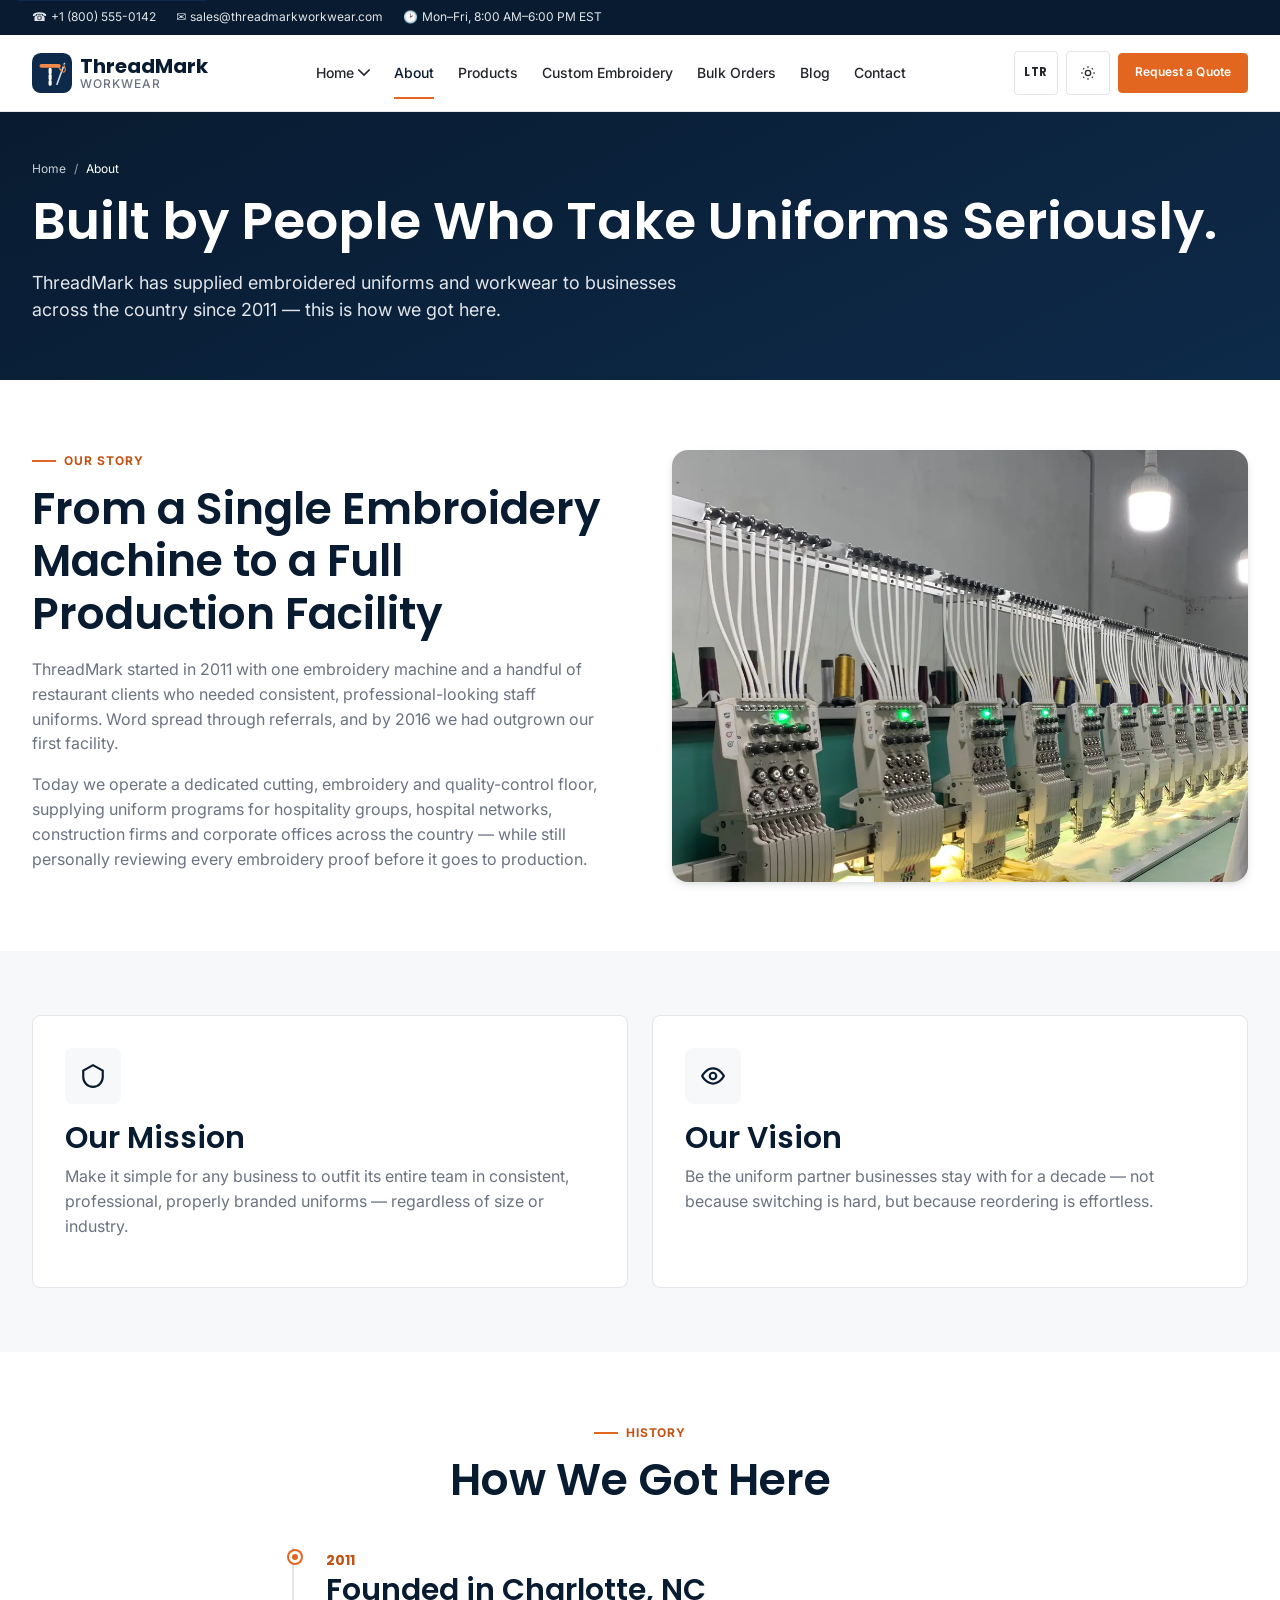
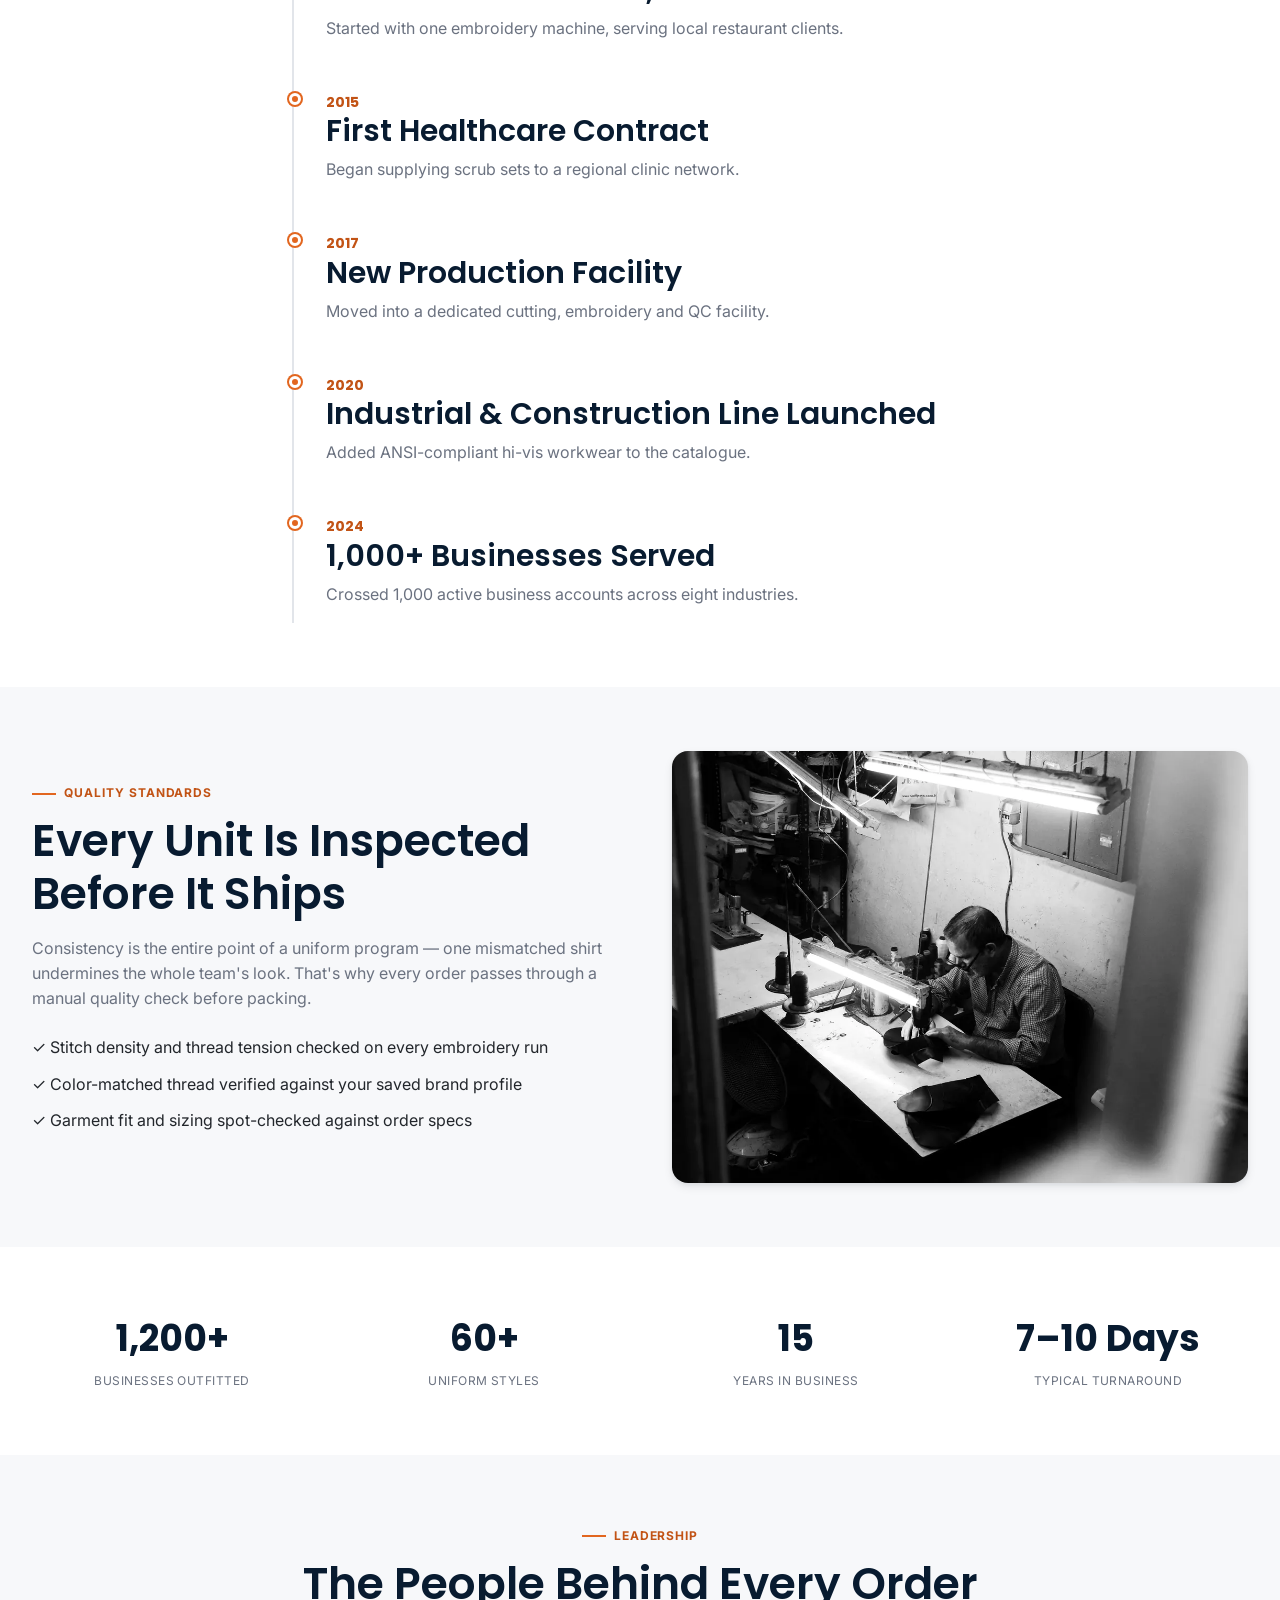
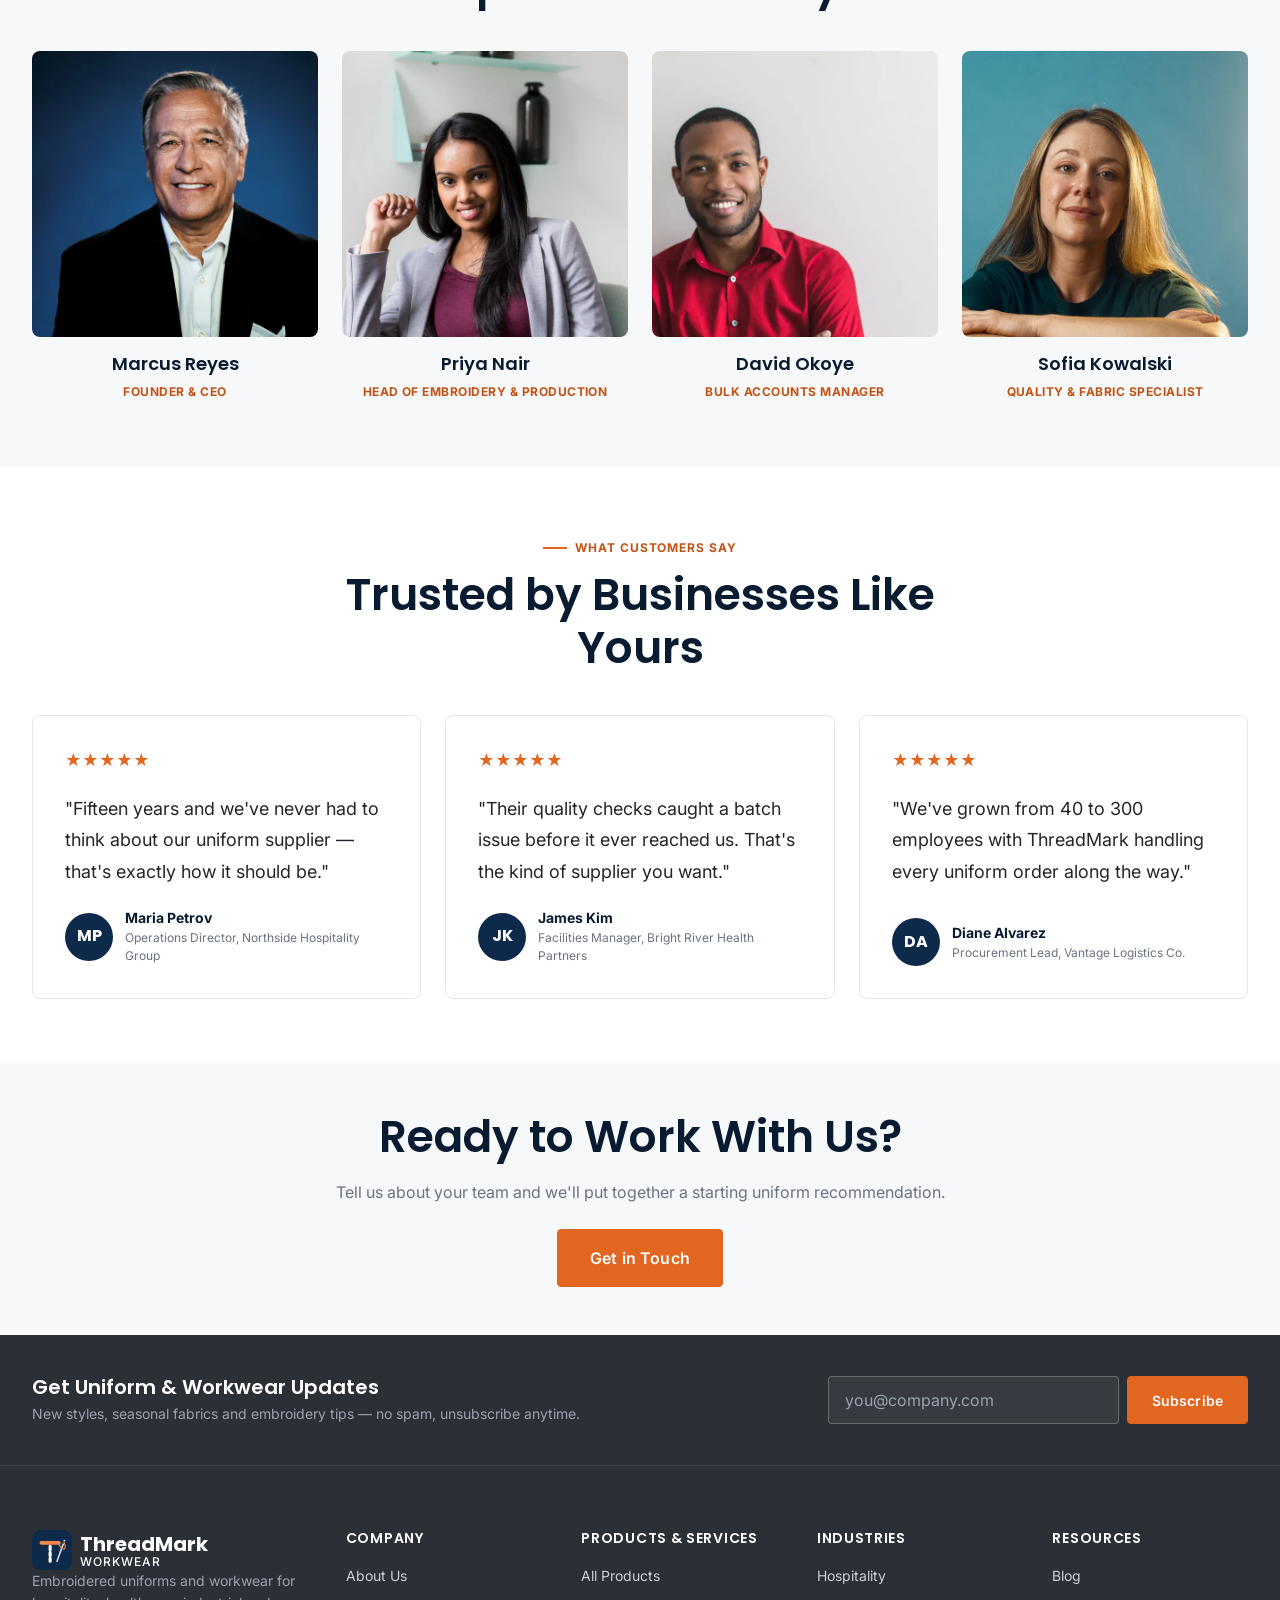
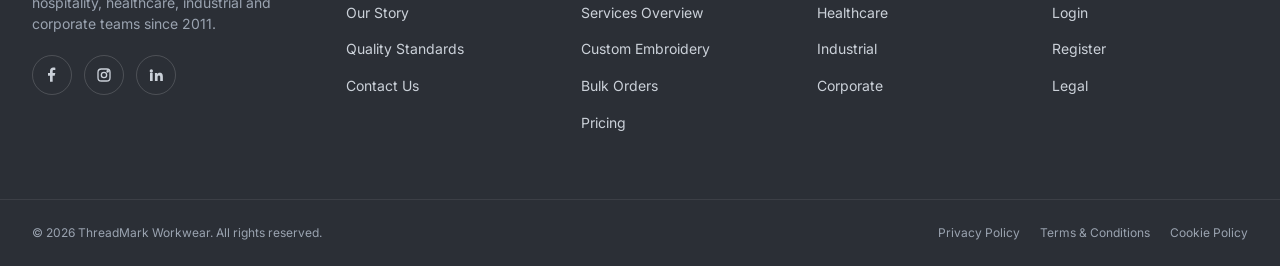
<file: pages/about.html>
<!DOCTYPE html>
<html lang="en" dir="ltr">
<head>
  <meta charset="UTF-8">
  <meta name="viewport" content="width=device-width, initial-scale=1.0">
  <script>(function(){var d=document.documentElement;try{var t=localStorage.getItem("tm-theme");if(t==="dark"||t==="light"){d.setAttribute("data-theme",t)}var r=localStorage.getItem("tm-dir");if(r==="rtl"||r==="ltr"){d.setAttribute("dir",r)}}catch(e){}})();</script>
  <title>About ThreadMark Workwear</title>
  <meta name="description" content="ThreadMark has supplied embroidered corporate uniforms and workwear since 2011. Learn about our story, quality standards and in-house embroidery production.">
  <link rel="canonical" href="https://www.threadmarkworkwear.com/pages/about.html">
  <meta property="og:type" content="website">
  <meta property="og:title" content="About ThreadMark Workwear">
  <meta property="og:description" content="Embroidered uniforms and workwear supplier since 2011 — our story, quality standards and team.">
  <meta name="twitter:card" content="summary_large_image">
  <link rel="icon" type="image/svg+xml" href="../assets/images/favicon.svg">
  <link rel="preconnect" href="https://fonts.googleapis.com">
  <link rel="preconnect" href="https://fonts.gstatic.com" crossorigin>
  <link href="https://fonts.googleapis.com/css2?family=Poppins:wght@600;700&family=Inter:wght@400;500;600;700&display=swap" rel="stylesheet">
  <link rel="stylesheet" href="../assets/css/style.css">
  <link rel="stylesheet" href="../assets/css/dark-mode.css">
  <link rel="stylesheet" href="../assets/css/rtl.css">
  <script type="application/ld+json">
  {"@context":"https://schema.org","@type":"AboutPage","name":"About ThreadMark Workwear"}
  </script>
  <meta property="og:image" content="https://www.threadmarkworkwear.com/assets/images/og-image.jpg" />
  <meta property="og:url" content="https://www.threadmarkworkwear.com/pages/about.html" />
  <meta property="og:site_name" content="ThreadMark Workwear" />
  <meta name="twitter:title" content="About ThreadMark Workwear" />
  <meta name="twitter:description" content="ThreadMark has supplied embroidered corporate uniforms and workwear since 2011. Learn about our story, quality standards and in-house embroidery production." />
  <meta name="twitter:image" content="https://www.threadmarkworkwear.com/assets/images/og-image.jpg" />
</head>
<body>
  <a class="skip-link" href="#main">Skip to main content</a>

  <div class="mobile-nav" data-mobile-nav data-open="false">
    <div class="mobile-nav-backdrop"></div>
    <div class="mobile-nav-panel" role="dialog" aria-modal="true" aria-label="Mobile navigation">
      <div class="mobile-nav-head">
        <a href="index.html" class="brand">
          <img class="brand-mark" src="../assets/images/logo-mark.svg" alt="" width="40" height="40">
          <span class="brand-name">ThreadMark<span>Workwear</span></span>
        </a>
        <button type="button" class="nav-toggle" data-nav-close aria-label="Close menu">
          <svg width="20" height="20" viewBox="0 0 24 24" fill="none" stroke="currentColor" stroke-width="2" aria-hidden="true"><line x1="18" y1="6" x2="6" y2="18"/><line x1="6" y1="6" x2="18" y2="18"/></svg>
        </button>
      </div>
      <ul class="mobile-nav-links">
        <li class="mobile-nav-group"><button type="button" class="mobile-nav-group__toggle" aria-expanded="false" aria-controls="mobile-home-links">Home <svg class="mobile-nav-group__chev" width="14" height="14" viewBox="0 0 14 9" fill="none" aria-hidden="true"><path d="M1 1l6 6 6-6" stroke="currentColor" stroke-width="2" stroke-linecap="round"/></svg></button><ul class="mobile-nav-sub" id="mobile-home-links" hidden><li><a href="index.html">Home 1 — Uniform Supplier</a></li><li><a href="home-2.html">Home 2 — Industry Solutions</a></li></ul></li>
        <li><a href="about.html" aria-current="page">About</a></li>
        <li><a href="products.html">Products</a></li>
        <li><a href="custom-embroidery.html">Custom Embroidery</a></li>
        <li><a href="bulk-orders.html">Bulk Orders</a></li>
        <li><a href="blog.html">Blog</a></li>
        <li><a href="contact.html">Contact</a></li>
      </ul>
      <div class="mobile-nav-cta">
        <a href="contact.html" class="btn btn-accent btn-block">Request a Quote</a>
      </div>
      <div class="mobile-nav-info">
        <span>Call us: <a href="tel:+18005550142">+1 (800) 555-0142</a></span>
        <span>Email: <a href="mailto:sales@threadmarkworkwear.com">sales@threadmarkworkwear.com</a></span>
        <span>Mon–Fri, 8:00 AM–6:00 PM EST</span>
      </div>
    </div>
  </div>

  <header class="site-header">
    <div class="header-topbar">
      <div class="container">
        <div class="topbar-info">
          <a href="tel:+18005550142"><span class="icon" aria-hidden="true">&#9742;</span>+1 (800) 555-0142</a>
          <a href="mailto:sales@threadmarkworkwear.com" class="hide-mobile"><span class="icon" aria-hidden="true">&#9993;</span>sales@threadmarkworkwear.com</a>
          <span class="hide-mobile"><span class="icon" aria-hidden="true">&#128337;</span>Mon–Fri, 8:00 AM–6:00 PM EST</span>
        </div>
      </div>
    </div>
    <div class="header-main">
      <div class="container">
        <a href="index.html" class="brand">
          <img class="brand-mark" src="../assets/images/logo-mark.svg" alt="" width="40" height="40">
          <span class="brand-name">ThreadMark<span>Workwear</span></span>
        </a>
        <nav class="main-nav" aria-label="Primary">
          <div class="nav-menu">
            <a href="index.html" class="nav-menu__link">Home <svg class="nav-menu__chev" width="12" height="12" viewBox="0 0 14 9" fill="none" aria-hidden="true"><path d="M1 1l6 6 6-6" stroke="currentColor" stroke-width="2" stroke-linecap="round"/></svg></a>
            <div class="nav-menu__list">
              <a href="index.html">Home 1 — Uniform Supplier</a>
              <a href="home-2.html">Home 2 — Industry Solutions</a>
            </div>
          </div>
          <a href="about.html" aria-current="page">About</a>
          <a href="products.html">Products</a>
          <a href="custom-embroidery.html">Custom Embroidery</a>
          <a href="bulk-orders.html">Bulk Orders</a>
          <a href="blog.html">Blog</a>
          <a href="contact.html">Contact</a>
        </nav>
        <div class="header-actions">
          <button type="button" class="dir-toggle" data-dir-toggle aria-pressed="false" aria-label="Switch to right-to-left layout" title="Switch text direction">LTR</button>
          <button type="button" class="theme-toggle" data-theme-toggle aria-pressed="false" aria-label="Toggle dark mode">
          <svg class="icon-sun" width="16" height="16" viewBox="0 0 24 24" fill="none" stroke="currentColor" stroke-width="2" aria-hidden="true"><circle cx="12" cy="12" r="4"/><path d="M12 2v2M12 20v2M4.9 4.9l1.4 1.4M17.7 17.7l1.4 1.4M2 12h2M20 12h2M4.9 19.1l1.4-1.4M17.7 6.3l1.4-1.4"/></svg>
          <svg class="icon-moon" width="16" height="16" viewBox="0 0 24 24" fill="none" stroke="currentColor" stroke-width="2" aria-hidden="true"><path d="M21 12.8A9 9 0 1 1 11.2 3 7 7 0 0 0 21 12.8Z"/></svg>
        </button>
          <a href="contact.html" class="btn btn-accent btn-sm">Request a Quote</a>
          <button type="button" class="nav-toggle" data-nav-toggle aria-label="Open menu" aria-expanded="false">
            <svg width="20" height="20" viewBox="0 0 24 24" fill="none" stroke="currentColor" stroke-width="2" aria-hidden="true"><line x1="3" y1="6" x2="21" y2="6"/><line x1="3" y1="12" x2="21" y2="12"/><line x1="3" y1="18" x2="21" y2="18"/></svg>
          </button>
        </div>
      </div>
    </div>
  </header>

  <main id="main">
    <section class="page-hero">
      <div class="container">
        <ol class="breadcrumb">
          <li><a href="index.html">Home</a></li>
          <li aria-current="page">About</li>
        </ol>
        <h1>Built by People Who Take Uniforms Seriously.</h1>
        <p>ThreadMark has supplied embroidered uniforms and workwear to businesses across the country since 2011 — this is how we got here.</p>
      </div>
    </section>

    <!-- ==========================================================================
         STORY
    ========================================================================== -->
    <section class="section" id="story" aria-labelledby="storyHeading">
      <div class="container split">
        <div>
          <span class="eyebrow">Our Story</span>
          <h2 id="storyHeading">From a Single Embroidery Machine to a Full Production Facility</h2>
          <p class="text-muted">ThreadMark started in 2011 with one embroidery machine and a handful of restaurant clients who needed consistent, professional-looking staff uniforms. Word spread through referrals, and by 2016 we had outgrown our first facility.</p>
          <p class="text-muted">Today we operate a dedicated cutting, embroidery and quality-control floor, supplying uniform programs for hospitality groups, hospital networks, construction firms and corporate offices across the country — while still personally reviewing every embroidery proof before it goes to production.</p>
        </div>
        <div><img decoding="async" src="../assets/images/photos/tm-about-facility.webp" alt="Operator with finished jerseys at an industrial embroidery line" loading="lazy" width="1100" height="825" style="border-radius: var(--radius-lg); box-shadow: var(--shadow-md);"></div>
      </div>
    </section>

    <!-- ==========================================================================
         MISSION / VISION
    ========================================================================== -->
    <section class="section section-alt">
      <div class="container">
        <div class="grid grid-2">
          <div class="card" style="padding: var(--space-8);">
            <div class="service-icon" style="margin-block-end: var(--space-4);"><svg width="26" height="26" viewBox="0 0 24 24" fill="none" stroke="currentColor" stroke-width="2" aria-hidden="true"><path d="M12 2 3 7v6c0 5 4 9 9 9s9-4 9-9V7z"/></svg></div>
            <h3>Our Mission</h3>
            <p class="text-muted">Make it simple for any business to outfit its entire team in consistent, professional, properly branded uniforms — regardless of size or industry.</p>
          </div>
          <div class="card" style="padding: var(--space-8);">
            <div class="service-icon" style="margin-block-end: var(--space-4);"><svg width="26" height="26" viewBox="0 0 24 24" fill="none" stroke="currentColor" stroke-width="2" aria-hidden="true"><circle cx="12" cy="12" r="3"/><path d="M2 12s3.5-7 10-7 10 7 10 7-3.5 7-10 7-10-7-10-7Z"/></svg></div>
            <h3>Our Vision</h3>
            <p class="text-muted">Be the uniform partner businesses stay with for a decade — not because switching is hard, but because reordering is effortless.</p>
          </div>
        </div>
      </div>
    </section>

    <!-- ==========================================================================
         TIMELINE
    ========================================================================== -->
    <section class="section" aria-labelledby="timelineHeading">
      <div class="container" style="max-width: 760px;">
        <div class="section-head center">
          <span class="eyebrow">History</span>
          <h2 id="timelineHeading">How We Got Here</h2>
        </div>
        <ul class="timeline">
          <li><span class="timeline-year">2011</span><h3>Founded in Charlotte, NC</h3><p class="text-muted">Started with one embroidery machine, serving local restaurant clients.</p></li>
          <li><span class="timeline-year">2015</span><h3>First Healthcare Contract</h3><p class="text-muted">Began supplying scrub sets to a regional clinic network.</p></li>
          <li><span class="timeline-year">2017</span><h3>New Production Facility</h3><p class="text-muted">Moved into a dedicated cutting, embroidery and QC facility.</p></li>
          <li><span class="timeline-year">2020</span><h3>Industrial &amp; Construction Line Launched</h3><p class="text-muted">Added ANSI-compliant hi-vis workwear to the catalogue.</p></li>
          <li><span class="timeline-year">2024</span><h3>1,000+ Businesses Served</h3><p class="text-muted">Crossed 1,000 active business accounts across eight industries.</p></li>
        </ul>
      </div>
    </section>

    <!-- ==========================================================================
         QUALITY STANDARDS
    ========================================================================== -->
    <section class="section section-alt" id="quality" aria-labelledby="qualityHeading">
      <div class="container split reverse">
        <div><img decoding="async" src="../assets/images/photos/tm-about-quality.webp" alt="Technician checking a garment at the workbench" loading="lazy" width="1100" height="825" style="border-radius: var(--radius-lg); box-shadow: var(--shadow-md);"></div>
        <div>
          <span class="eyebrow">Quality Standards</span>
          <h2 id="qualityHeading">Every Unit Is Inspected Before It Ships</h2>
          <p class="text-muted">Consistency is the entire point of a uniform program — one mismatched shirt undermines the whole team's look. That's why every order passes through a manual quality check before packing.</p>
          <ul style="list-style:none; padding:0; display:flex; flex-direction:column; gap:var(--space-3); margin-block:var(--space-6);">
            <li>&#10003; Stitch density and thread tension checked on every embroidery run</li>
            <li>&#10003; Color-matched thread verified against your saved brand profile</li>
            <li>&#10003; Garment fit and sizing spot-checked against order specs</li>
          </ul>
        </div>
      </div>
    </section>

    <!-- ==========================================================================
         PRODUCTION CAPABILITY STATS
    ========================================================================== -->
    <section class="section">
      <div class="container">
        <div class="stat-strip">
          <div class="hero-stat" style="text-align:center;"><strong>1,200+</strong><span>Businesses Outfitted</span></div>
          <div class="hero-stat" style="text-align:center;"><strong>60+</strong><span>Uniform Styles</span></div>
          <div class="hero-stat" style="text-align:center;"><strong>15</strong><span>Years in Business</span></div>
          <div class="hero-stat" style="text-align:center;"><strong>7–10 Days</strong><span>Typical Turnaround</span></div>
        </div>
      </div>
    </section>

    <!-- ==========================================================================
         TEAM
    ========================================================================== -->
    <section class="section section-alt" aria-labelledby="teamHeading">
      <div class="container">
        <div class="section-head center">
          <span class="eyebrow">Leadership</span>
          <h2 id="teamHeading">The People Behind Every Order</h2>
        </div>
        <div class="grid grid-4">
          <div class="team-card">
            <div class="team-card-media"><img src="../assets/images/photos/tm-team-marcus.webp" alt="Portrait of Marcus Reyes" loading="lazy" width="640" height="640"></div>
            <h3>Marcus Reyes</h3>
            <span>Founder &amp; CEO</span>
          </div>
          <div class="team-card">
            <div class="team-card-media"><img src="../assets/images/photos/tm-team-priya.webp" alt="Portrait of Priya Nair" loading="lazy" width="640" height="640"></div>
            <h3>Priya Nair</h3>
            <span>Head of Embroidery &amp; Production</span>
          </div>
          <div class="team-card">
            <div class="team-card-media"><img src="../assets/images/photos/tm-team-david.webp" alt="Portrait of David Okoye" loading="lazy" width="640" height="640"></div>
            <h3>David Okoye</h3>
            <span>Bulk Accounts Manager</span>
          </div>
          <div class="team-card">
            <div class="team-card-media"><img src="../assets/images/photos/tm-team-sofia.webp" alt="Portrait of Sofia Kowalski" loading="lazy" width="640" height="640"></div>
            <h3>Sofia Kowalski</h3>
            <span>Quality &amp; Fabric Specialist</span>
          </div>
        </div>
      </div>
    </section>

    <!-- ==========================================================================
         TESTIMONIALS
    ========================================================================== -->
    <section class="section">
      <div class="container">
        <div class="section-head center">
          <span class="eyebrow">What Customers Say</span>
          <h2>Trusted by Businesses Like Yours</h2>
        </div>
        <div class="grid grid-3">
          <div class="testimonial-card card">
            <div class="testimonial-rating" aria-label="5 out of 5 stars">★★★★★</div>
            <blockquote>"Fifteen years and we've never had to think about our uniform supplier — that's exactly how it should be."</blockquote>
            <div class="testimonial-author">
              <div class="testimonial-avatar" aria-hidden="true">MP</div>
              <div><strong>Maria Petrov</strong><span>Operations Director, Northside Hospitality Group</span></div>
            </div>
          </div>
          <div class="testimonial-card card">
            <div class="testimonial-rating" aria-label="5 out of 5 stars">★★★★★</div>
            <blockquote>"Their quality checks caught a batch issue before it ever reached us. That's the kind of supplier you want."</blockquote>
            <div class="testimonial-author">
              <div class="testimonial-avatar" aria-hidden="true">JK</div>
              <div><strong>James Kim</strong><span>Facilities Manager, Bright River Health Partners</span></div>
            </div>
          </div>
          <div class="testimonial-card card">
            <div class="testimonial-rating" aria-label="5 out of 5 stars">★★★★★</div>
            <blockquote>"We've grown from 40 to 300 employees with ThreadMark handling every uniform order along the way."</blockquote>
            <div class="testimonial-author">
              <div class="testimonial-avatar" aria-hidden="true">DA</div>
              <div><strong>Diane Alvarez</strong><span>Procurement Lead, Vantage Logistics Co.</span></div>
            </div>
          </div>
        </div>
      </div>
    </section>

    <section class="section section-alt" style="padding-block: var(--space-12);">
      <div class="container text-center" style="max-width:680px;">
        <h2>Ready to Work With Us?</h2>
        <p class="text-muted" style="margin-block: var(--space-4) var(--space-6);">Tell us about your team and we'll put together a starting uniform recommendation.</p>
        <a href="contact.html" class="btn btn-accent btn-lg">Get in Touch</a>
      </div>
    </section>
  </main>

  <footer class="site-footer">
    <div class="footer-newsletter">
      <div class="container footer-newsletter-inner">
        <div>
          <h3>Get Uniform &amp; Workwear Updates</h3>
          <p>New styles, seasonal fabrics and embroidery tips — no spam, unsubscribe anytime.</p>
        </div>
        <form class="newsletter-form" data-custom-submit="true">
          <label for="footerNewsletterEmail9" class="visually-hidden">Email address</label>
          <input type="email" id="footerNewsletterEmail9" class="input" placeholder="you@company.com" required>
          <button type="submit" class="btn btn-accent">Subscribe</button>
        </form>
      </div>
    </div>
    <div class="footer-top">
      <div class="container footer-grid">
        <div class="footer-brand">
          <a href="index.html" class="brand">
            <img class="brand-mark" src="../assets/images/logo-mark.svg" alt="" width="40" height="40">
            <span class="brand-name">ThreadMark<span>Workwear</span></span>
          </a>
          <p>Embroidered uniforms and workwear for hospitality, healthcare, industrial and corporate teams since 2011.</p>
          <div class="footer-social">
            <a href="https://www.facebook.com/threadmarkworkwear" aria-label="ThreadMark on Facebook" target="_blank" rel="noopener"><svg width="16" height="16" viewBox="0 0 24 24" fill="currentColor" aria-hidden="true"><path d="M13 22v-9h3l1-4h-4V6.5C13 5.3 13.4 4.5 15.1 4.5H17V1.1C16.6 1 15.3.8 13.9.8 10.9.8 9 2.6 9 6.1V9H6v4h3v9h4Z"/></svg></a>
            <a href="https://www.instagram.com/threadmarkworkwear" aria-label="ThreadMark on Instagram" target="_blank" rel="noopener"><svg width="16" height="16" viewBox="0 0 24 24" fill="none" stroke="currentColor" stroke-width="2" aria-hidden="true"><rect x="3" y="3" width="18" height="18" rx="5"/><circle cx="12" cy="12" r="4"/><circle cx="17.5" cy="6.5" r="1"/></svg></a>
            <a href="https://www.linkedin.com/company/threadmarkworkwear" aria-label="ThreadMark on LinkedIn" target="_blank" rel="noopener"><svg width="16" height="16" viewBox="0 0 24 24" fill="currentColor" aria-hidden="true"><path d="M4.98 3.5a2.5 2.5 0 1 1 0 5 2.5 2.5 0 0 1 0-5ZM3 9h4v12H3V9Zm7 0h3.8v1.7h.1c.5-.9 1.8-1.9 3.7-1.9 4 0 4.7 2.6 4.7 6V21h-4v-5.3c0-1.3 0-3-1.8-3s-2.1 1.4-2.1 2.9V21h-4V9Z"/></svg></a>
          </div>
        </div>
        <div class="footer-col">
          <h3>Company</h3>
          <ul>
            <li><a href="about.html">About Us</a></li>
            <li><a href="about.html#story">Our Story</a></li>
            <li><a href="about.html#quality">Quality Standards</a></li>
            <li><a href="contact.html">Contact Us</a></li>
          </ul>
        </div>
        <div class="footer-col">
          <h3>Products &amp; Services</h3>
          <ul>
            <li><a href="products.html">All Products</a></li>
            <li><a href="services.html">Services Overview</a></li>
            <li><a href="custom-embroidery.html">Custom Embroidery</a></li>
            <li><a href="bulk-orders.html">Bulk Orders</a></li>
            <li><a href="pricing.html">Pricing</a></li>
          </ul>
        </div>
        <div class="footer-col">
          <h3>Industries</h3>
          <ul>
            <li><a href="products.html?category=hospitality">Hospitality</a></li>
            <li><a href="products.html?category=healthcare">Healthcare</a></li>
            <li><a href="products.html?category=industrial">Industrial</a></li>
            <li><a href="products.html?category=corporate">Corporate</a></li>
          </ul>
        </div>
        <div class="footer-col">
          <h3>Resources</h3>
          <ul>
            <li><a href="blog.html">Blog</a></li>
            <li><a href="login.html">Login</a></li>
            <li><a href="register.html">Register</a></li>
            <li><a href="legal.html">Legal</a></li>
          </ul>
        </div>
      </div>
    </div>
    <div class="footer-bottom">
      <div class="container">
        <span>&copy; 2026 ThreadMark Workwear. All rights reserved.</span>
        <div class="footer-legal-links">
          <a href="legal.html#privacy">Privacy Policy</a>
          <a href="legal.html#terms">Terms &amp; Conditions</a>
          <a href="legal.html#cookies">Cookie Policy</a>
        </div>
      </div>
    </div>
  </footer>

  <script src="../assets/js/main.js"></script>
</body>
</html>
</file>
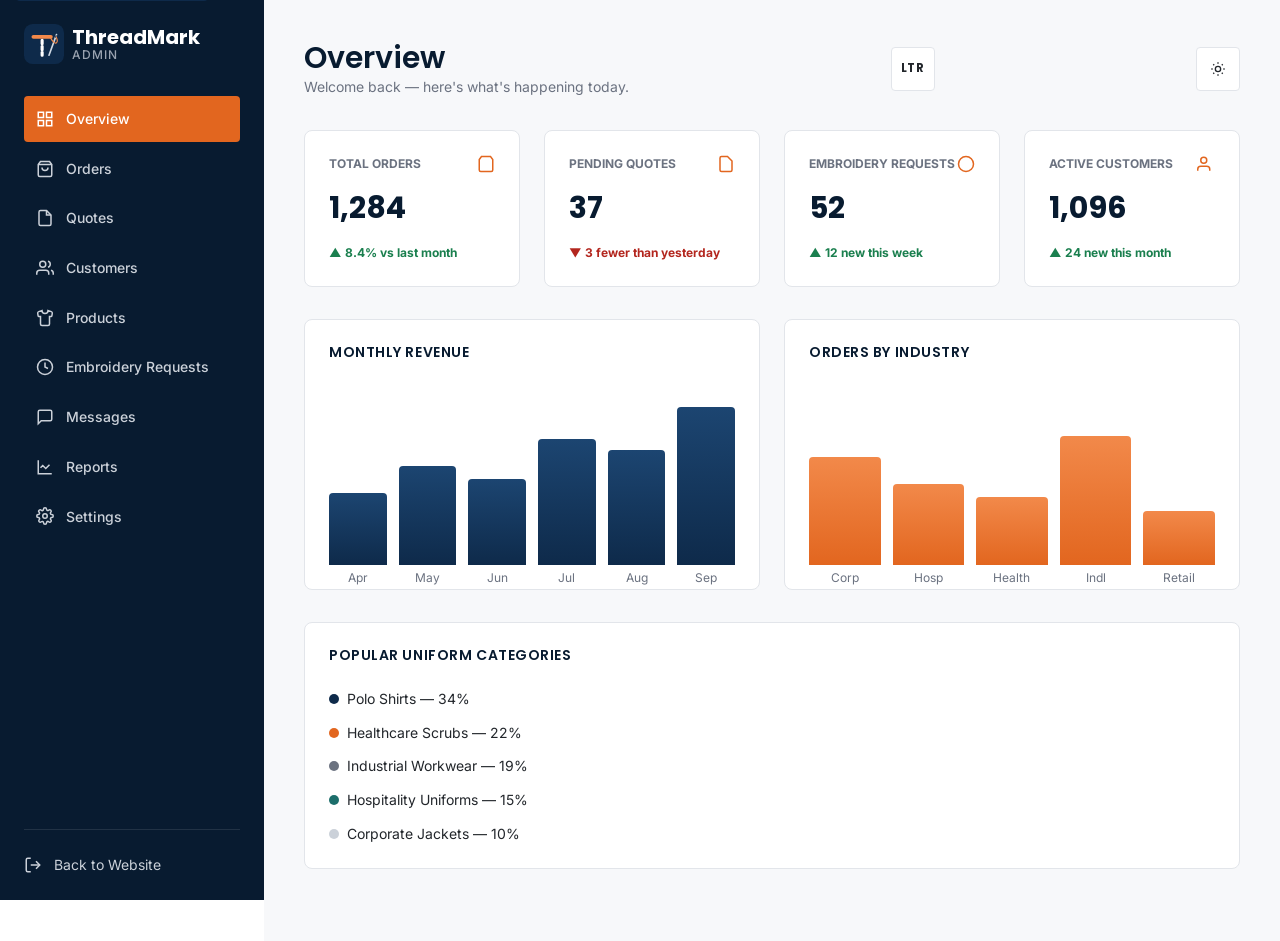
<file: pages/admin-dashboard.html>
<!DOCTYPE html>
<html lang="en" dir="ltr">
<head>
  <meta charset="UTF-8">
  <meta name="viewport" content="width=device-width, initial-scale=1.0">
  <script>(function(){var d=document.documentElement;try{var t=localStorage.getItem("tm-theme");if(t==="dark"||t==="light"){d.setAttribute("data-theme",t)}var r=localStorage.getItem("tm-dir");if(r==="rtl"||r==="ltr"){d.setAttribute("dir",r)}}catch(e){}})();</script>
  <title>Admin Dashboard | ThreadMark Workwear</title>
  <meta name="description" content="Internal ThreadMark Workwear demo dashboard for tracking uniform orders, embroidery proofs, production and revenue. Not part of the public site.">
  <meta name="robots" content="noindex, nofollow">
  <link rel="icon" type="image/svg+xml" href="../assets/images/favicon.svg">
  <link rel="preconnect" href="https://fonts.googleapis.com">
  <link rel="preconnect" href="https://fonts.gstatic.com" crossorigin>
  <link href="https://fonts.googleapis.com/css2?family=Poppins:wght@600;700&family=Inter:wght@400;500;600;700&display=swap" rel="stylesheet">
  <link rel="stylesheet" href="../assets/css/style.css">
  <link rel="stylesheet" href="../assets/css/dark-mode.css">
  <link rel="stylesheet" href="../assets/css/rtl.css">
  <link rel="canonical" href="https://www.threadmarkworkwear.com/pages/admin-dashboard.html" />
  <meta property="og:type" content="website" />
  <meta property="og:title" content="Admin Dashboard | ThreadMark Workwear" />
  <meta property="og:description" content="Internal ThreadMark Workwear demo dashboard for tracking uniform orders, embroidery proofs, production and revenue. Not part of the public site." />
  <meta property="og:image" content="https://www.threadmarkworkwear.com/assets/images/og-image.jpg" />
  <meta property="og:url" content="https://www.threadmarkworkwear.com/pages/admin-dashboard.html" />
  <meta property="og:site_name" content="ThreadMark Workwear" />
  <meta name="twitter:card" content="summary_large_image" />
  <meta name="twitter:title" content="Admin Dashboard | ThreadMark Workwear" />
  <meta name="twitter:description" content="Internal ThreadMark Workwear demo dashboard for tracking uniform orders, embroidery proofs, production and revenue. Not part of the public site." />
  <meta name="twitter:image" content="https://www.threadmarkworkwear.com/assets/images/og-image.jpg" />
</head>
<body>
  <a class="skip-link" href="#dashboardMain">Skip to main content</a>

  <div class="dashboard-overlay" data-dashboard-overlay></div>

  <div class="dashboard-shell">
    <!-- ==========================================================================
         DASHBOARD SIDEBAR
    ========================================================================== -->
    <aside class="dashboard-sidebar" data-dashboard-sidebar>
      <a href="index.html" class="brand">
        <img class="brand-mark" src="../assets/images/logo-mark.svg" alt="" width="40" height="40">
        <span class="brand-name">ThreadMark<span style="color:var(--color-grey-400);">Admin</span></span>
      </a>

      <nav aria-label="Dashboard navigation" data-dashboard-nav>
        <ul class="dashboard-nav">
          <li><a href="#" data-section-target="overview" aria-current="page"><svg width="18" height="18" viewBox="0 0 24 24" fill="none" stroke="currentColor" stroke-width="2" aria-hidden="true"><rect x="3" y="3" width="7" height="7"/><rect x="14" y="3" width="7" height="7"/><rect x="14" y="14" width="7" height="7"/><rect x="3" y="14" width="7" height="7"/></svg>Overview</a></li>
          <li><a href="#" data-section-target="orders"><svg width="18" height="18" viewBox="0 0 24 24" fill="none" stroke="currentColor" stroke-width="2" aria-hidden="true"><path d="M6 2 3 6v14a2 2 0 0 0 2 2h14a2 2 0 0 0 2-2V6l-3-4Z"/><path d="M3 6h18"/><path d="M16 10a4 4 0 0 1-8 0"/></svg>Orders</a></li>
          <li><a href="#" data-section-target="quotes"><svg width="18" height="18" viewBox="0 0 24 24" fill="none" stroke="currentColor" stroke-width="2" aria-hidden="true"><path d="M14 2H6a2 2 0 0 0-2 2v16a2 2 0 0 0 2 2h12a2 2 0 0 0 2-2V8z"/><path d="M14 2v6h6"/></svg>Quotes</a></li>
          <li><a href="#" data-section-target="customers"><svg width="18" height="18" viewBox="0 0 24 24" fill="none" stroke="currentColor" stroke-width="2" aria-hidden="true"><path d="M17 21v-2a4 4 0 0 0-4-4H5a4 4 0 0 0-4 4v2"/><circle cx="9" cy="7" r="4"/><path d="M23 21v-2a4 4 0 0 0-3-3.87"/><path d="M16 3.13a4 4 0 0 1 0 7.75"/></svg>Customers</a></li>
          <li><a href="#" data-section-target="products"><svg width="18" height="18" viewBox="0 0 24 24" fill="none" stroke="currentColor" stroke-width="2" aria-hidden="true"><path d="M20.38 3.46 16 2a4 4 0 0 1-8 0L3.62 3.46a2 2 0 0 0-1.34 2.23l.58 3.47a1 1 0 0 0 .99.84H6v10c0 1.1.9 2 2 2h8a2 2 0 0 0 2-2V10h2.15a1 1 0 0 0 .99-.84l.58-3.47a2 2 0 0 0-1.34-2.23Z"/></svg>Products</a></li>
          <li><a href="#" data-section-target="embroidery"><svg width="18" height="18" viewBox="0 0 24 24" fill="none" stroke="currentColor" stroke-width="2" aria-hidden="true"><circle cx="12" cy="12" r="10"/><path d="M12 6v6l4 2"/></svg>Embroidery Requests</a></li>
          <li><a href="#" data-section-target="messages"><svg width="18" height="18" viewBox="0 0 24 24" fill="none" stroke="currentColor" stroke-width="2" aria-hidden="true"><path d="M21 15a2 2 0 0 1-2 2H7l-4 4V5a2 2 0 0 1 2-2h14a2 2 0 0 1 2 2z"/></svg>Messages</a></li>
          <li><a href="#" data-section-target="reports"><svg width="18" height="18" viewBox="0 0 24 24" fill="none" stroke="currentColor" stroke-width="2" aria-hidden="true"><path d="M3 3v18h18"/><path d="M18 9l-5 5-4-4-3 3"/></svg>Reports</a></li>
          <li><a href="#" data-section-target="settings"><svg width="18" height="18" viewBox="0 0 24 24" fill="none" stroke="currentColor" stroke-width="2" aria-hidden="true"><circle cx="12" cy="12" r="3"/><path d="M19.4 15a1.65 1.65 0 0 0 .33 1.82l.06.06a2 2 0 1 1-2.83 2.83l-.06-.06a1.65 1.65 0 0 0-1.82-.33 1.65 1.65 0 0 0-1 1.51V21a2 2 0 0 1-4 0v-.09A1.65 1.65 0 0 0 9 19.4a1.65 1.65 0 0 0-1.82.33l-.06.06a2 2 0 1 1-2.83-2.83l.06-.06a1.65 1.65 0 0 0 .33-1.82 1.65 1.65 0 0 0-1.51-1H3a2 2 0 0 1 0-4h.09A1.65 1.65 0 0 0 4.6 9a1.65 1.65 0 0 0-.33-1.82l-.06-.06a2 2 0 1 1 2.83-2.83l.06.06a1.65 1.65 0 0 0 1.82.33H9a1.65 1.65 0 0 0 1-1.51V3a2 2 0 0 1 4 0v.09a1.65 1.65 0 0 0 1 1.51 1.65 1.65 0 0 0 1.82-.33l.06-.06a2 2 0 1 1 2.83 2.83l-.06.06a1.65 1.65 0 0 0-.33 1.82V9a1.65 1.65 0 0 0 1.51 1H21a2 2 0 0 1 0 4h-.09a1.65 1.65 0 0 0-1.51 1Z"/></svg>Settings</a></li>
        </ul>
      </nav>

      <div style="margin-top:auto; padding-top:var(--space-6); border-top:1px solid rgba(255,255,255,0.1);">
        <a href="index.html" style="display:flex; align-items:center; gap:var(--space-3); color:var(--color-grey-300); font-size:var(--fs-sm);">
          <svg width="18" height="18" viewBox="0 0 24 24" fill="none" stroke="currentColor" stroke-width="2" aria-hidden="true"><path d="M9 21H5a2 2 0 0 1-2-2V5a2 2 0 0 1 2-2h4"/><polyline points="16 17 21 12 16 7"/><line x1="21" y1="12" x2="9" y2="12"/></svg>
          Back to Website
        </a>
      </div>
    </aside>

    <!-- ==========================================================================
         DASHBOARD MAIN
    ========================================================================== -->
    <div id="dashboardMain" class="dashboard-main">
      <div class="dashboard-topbar">
        <div class="flex items-center gap-4">
          <button type="button" class="nav-toggle hide-desktop" data-dashboard-toggle aria-label="Open dashboard menu">
            <svg width="20" height="20" viewBox="0 0 24 24" fill="none" stroke="currentColor" stroke-width="2" aria-hidden="true"><line x1="3" y1="6" x2="21" y2="6"/><line x1="3" y1="12" x2="21" y2="12"/><line x1="3" y1="18" x2="21" y2="18"/></svg>
          </button>
          <div>
            <h1 style="font-size: var(--fs-2xl);">Overview</h1>
            <p class="text-muted" style="font-size: var(--fs-sm); margin:0;">Welcome back — here's what's happening today.</p>
          </div>
        </div>
        <button type="button" class="dir-toggle" data-dir-toggle aria-pressed="false" aria-label="Switch to right-to-left layout" title="Switch text direction">LTR</button>
        <button type="button" class="theme-toggle" data-theme-toggle aria-pressed="false" aria-label="Toggle dark mode">
          <svg class="icon-sun" width="16" height="16" viewBox="0 0 24 24" fill="none" stroke="currentColor" stroke-width="2" aria-hidden="true"><circle cx="12" cy="12" r="4"/><path d="M12 2v2M12 20v2M4.9 4.9l1.4 1.4M17.7 17.7l1.4 1.4M2 12h2M20 12h2M4.9 19.1l1.4-1.4M17.7 6.3l1.4-1.4"/></svg>
          <svg class="icon-moon" width="16" height="16" viewBox="0 0 24 24" fill="none" stroke="currentColor" stroke-width="2" aria-hidden="true"><path d="M21 12.8A9 9 0 1 1 11.2 3 7 7 0 0 0 21 12.8Z"/></svg>
        </button>
      </div>

      <!-- ==========================================================================
           OVERVIEW SECTION
      ========================================================================== -->
      <section data-dashboard-section="overview">
        <div class="grid grid-4" style="margin-block-end: var(--space-8);">
          <div class="stat-card">
            <div class="stat-card-top"><span class="text-muted" style="font-size:var(--fs-xs); text-transform:uppercase; font-weight:700;">Total Orders</span><svg width="18" height="18" viewBox="0 0 24 24" fill="none" stroke="currentColor" stroke-width="2" aria-hidden="true" style="color:var(--color-accent);"><path d="M6 2 3 6v14a2 2 0 0 0 2 2h14a2 2 0 0 0 2-2V6l-3-4Z"/></svg></div>
            <strong>1,284</strong>
            <span class="trend up">&#9650; 8.4% vs last month</span>
          </div>
          <div class="stat-card">
            <div class="stat-card-top"><span class="text-muted" style="font-size:var(--fs-xs); text-transform:uppercase; font-weight:700;">Pending Quotes</span><svg width="18" height="18" viewBox="0 0 24 24" fill="none" stroke="currentColor" stroke-width="2" aria-hidden="true" style="color:var(--color-accent);"><path d="M14 2H6a2 2 0 0 0-2 2v16a2 2 0 0 0 2 2h12a2 2 0 0 0 2-2V8z"/></svg></div>
            <strong>37</strong>
            <span class="trend down">&#9660; 3 fewer than yesterday</span>
          </div>
          <div class="stat-card">
            <div class="stat-card-top"><span class="text-muted" style="font-size:var(--fs-xs); text-transform:uppercase; font-weight:700;">Embroidery Requests</span><svg width="18" height="18" viewBox="0 0 24 24" fill="none" stroke="currentColor" stroke-width="2" aria-hidden="true" style="color:var(--color-accent);"><circle cx="12" cy="12" r="10"/></svg></div>
            <strong>52</strong>
            <span class="trend up">&#9650; 12 new this week</span>
          </div>
          <div class="stat-card">
            <div class="stat-card-top"><span class="text-muted" style="font-size:var(--fs-xs); text-transform:uppercase; font-weight:700;">Active Customers</span><svg width="18" height="18" viewBox="0 0 24 24" fill="none" stroke="currentColor" stroke-width="2" aria-hidden="true" style="color:var(--color-accent);"><path d="M17 21v-2a4 4 0 0 0-4-4H5a4 4 0 0 0-4 4v2"/><circle cx="9" cy="7" r="4"/></svg></div>
            <strong>1,096</strong>
            <span class="trend up">&#9650; 24 new this month</span>
          </div>
        </div>

        <div class="grid grid-2" style="margin-block-end: var(--space-8); align-items:stretch;">
          <div class="chart-card">
            <h2 class="h3">Monthly Revenue</h2>
            <div class="bar-chart">
              <div class="bar" style="height:40%;"><span>Apr</span></div>
              <div class="bar" style="height:55%;"><span>May</span></div>
              <div class="bar" style="height:48%;"><span>Jun</span></div>
              <div class="bar" style="height:70%;"><span>Jul</span></div>
              <div class="bar" style="height:64%;"><span>Aug</span></div>
              <div class="bar" style="height:88%;"><span>Sep</span></div>
            </div>
          </div>
          <div class="chart-card">
            <h2 class="h3">Orders by Industry</h2>
            <div class="bar-chart">
              <div class="bar" style="height:60%; background:linear-gradient(180deg, var(--color-accent-light), var(--color-accent));"><span>Corp</span></div>
              <div class="bar" style="height:45%; background:linear-gradient(180deg, var(--color-accent-light), var(--color-accent));"><span>Hosp</span></div>
              <div class="bar" style="height:38%; background:linear-gradient(180deg, var(--color-accent-light), var(--color-accent));"><span>Health</span></div>
              <div class="bar" style="height:72%; background:linear-gradient(180deg, var(--color-accent-light), var(--color-accent));"><span>Indl</span></div>
              <div class="bar" style="height:30%; background:linear-gradient(180deg, var(--color-accent-light), var(--color-accent));"><span>Retail</span></div>
            </div>
          </div>
        </div>

        <div class="chart-card" style="margin-block-end: var(--space-8);">
          <h2 class="h3">Popular Uniform Categories</h2>
          <ul class="donut-legend">
            <li><span class="dot" style="background:var(--color-primary);"></span> Polo Shirts — 34%</li>
            <li><span class="dot" style="background:var(--color-accent);"></span> Healthcare Scrubs — 22%</li>
            <li><span class="dot" style="background:var(--color-grey-500);"></span> Industrial Workwear — 19%</li>
            <li><span class="dot" style="background:#1c6e6b;"></span> Hospitality Uniforms — 15%</li>
            <li><span class="dot" style="background:var(--color-grey-300);"></span> Corporate Jackets — 10%</li>
          </ul>
        </div>
      </section>

      <!-- ==========================================================================
           ORDERS SECTION
      ========================================================================== -->
      <section data-dashboard-section="orders" hidden>
        <div class="flex items-center justify-between gap-4" style="margin-block-end: var(--space-5); flex-wrap:wrap;">
          <h2 style="font-size:var(--fs-xl);">Orders</h2>
          <label for="ordersSearch" class="visually-hidden">Search orders</label>
          <input type="search" id="ordersSearch" class="input" placeholder="Search orders&hellip;" style="max-width:260px;" data-table-search="ordersTable">
        </div>
        <div class="table-wrap" id="ordersTable">
          <table class="data-table table-responsive-cards">
            <thead><tr><th>Order ID</th><th>Customer</th><th>Industry</th><th>Uniform</th><th>Qty</th><th>Status</th><th>Amount</th><th>Date</th></tr></thead>
            <tbody>
              <tr><td data-label="Order ID">#TM-3021</td><td data-label="Customer">Northside Hospitality Group</td><td data-label="Industry">Hospitality</td><td data-label="Uniform">Chef Jacket</td><td data-label="Qty">45</td><td data-label="Status"><span class="status-pill badge-success">Shipped</span></td><td data-label="Amount">$1,530.00</td><td data-label="Date">Sep 08, 2026</td></tr>
              <tr><td data-label="Order ID">#TM-3022</td><td data-label="Customer">Bright River Health Partners</td><td data-label="Industry">Healthcare</td><td data-label="Uniform">Scrub Set</td><td data-label="Qty">240</td><td data-label="Status"><span class="status-pill badge-info">In Production</span></td><td data-label="Amount">$7,680.00</td><td data-label="Date">Sep 10, 2026</td></tr>
              <tr><td data-label="Order ID">#TM-3023</td><td data-label="Customer">Ironvale Construction</td><td data-label="Industry">Construction</td><td data-label="Uniform">Hi-Vis Jacket</td><td data-label="Qty">80</td><td data-label="Status"><span class="status-pill badge-warning">Embroidery</span></td><td data-label="Amount">$4,640.00</td><td data-label="Date">Sep 11, 2026</td></tr>
              <tr><td data-label="Order ID">#TM-3024</td><td data-label="Customer">Fieldstone Retail Co.</td><td data-label="Industry">Retail</td><td data-label="Uniform">Team Polo</td><td data-label="Qty">60</td><td data-label="Status"><span class="status-pill badge-neutral">Quality Check</span></td><td data-label="Amount">$960.00</td><td data-label="Date">Sep 12, 2026</td></tr>
              <tr><td data-label="Order ID">#TM-3025</td><td data-label="Customer">Vantage Logistics Co.</td><td data-label="Industry">Logistics</td><td data-label="Uniform">Hi-Vis Vest</td><td data-label="Qty">120</td><td data-label="Status"><span class="status-pill badge-outline">Quote Requested</span></td><td data-label="Amount">$5,760.00</td><td data-label="Date">Sep 13, 2026</td></tr>
              <tr><td data-label="Order ID">#TM-3026</td><td data-label="Customer">Coastal Kitchen Group</td><td data-label="Industry">Hospitality</td><td data-label="Uniform">Front-of-House Shirt</td><td data-label="Qty">36</td><td data-label="Status"><span class="status-pill badge-success">Completed</span></td><td data-label="Amount">$936.00</td><td data-label="Date">Sep 05, 2026</td></tr>
              <tr><td data-label="Order ID">#TM-3027</td><td data-label="Customer">Summit Corporate Offices</td><td data-label="Industry">Corporate</td><td data-label="Uniform">Softshell Jacket</td><td data-label="Qty">28</td><td data-label="Status"><span class="status-pill" style="background:var(--color-danger-bg); color:var(--color-danger);">Cancelled</span></td><td data-label="Amount">$1,904.00</td><td data-label="Date">Sep 02, 2026</td></tr>
            </tbody>
          </table>
        </div>
      </section>

      <!-- ==========================================================================
           QUOTES SECTION
      ========================================================================== -->
      <section data-dashboard-section="quotes" hidden>
        <h2 style="font-size:var(--fs-xl); margin-block-end: var(--space-5);">Quotes</h2>
        <div class="table-wrap">
          <table class="data-table table-responsive-cards">
            <thead><tr><th>Quote ID</th><th>Company</th><th>Industry</th><th>Quantity</th><th>Product</th><th>Status</th><th>Date</th></tr></thead>
            <tbody>
              <tr><td data-label="Quote ID">#Q-1180</td><td data-label="Company">Maple Street Diner</td><td data-label="Industry">Hospitality</td><td data-label="Quantity">18</td><td data-label="Product">Chef Jacket</td><td data-label="Status"><span class="status-pill badge-outline">Requested</span></td><td data-label="Date">Sep 13, 2026</td></tr>
              <tr><td data-label="Quote ID">#Q-1181</td><td data-label="Company">Bright River Health Partners</td><td data-label="Industry">Healthcare</td><td data-label="Quantity">300</td><td data-label="Product">Scrub Set</td><td data-label="Status"><span class="status-pill badge-success">Approved</span></td><td data-label="Date">Sep 12, 2026</td></tr>
              <tr><td data-label="Quote ID">#Q-1182</td><td data-label="Company">Granite Peak Builders</td><td data-label="Industry">Construction</td><td data-label="Quantity">95</td><td data-label="Product">Hi-Vis Vest</td><td data-label="Status"><span class="status-pill badge-warning">Under Review</span></td><td data-label="Date">Sep 11, 2026</td></tr>
              <tr><td data-label="Quote ID">#Q-1183</td><td data-label="Company">Fieldstone Retail Co.</td><td data-label="Industry">Retail</td><td data-label="Quantity">60</td><td data-label="Product">Team Polo</td><td data-label="Status"><span class="status-pill badge-success">Approved</span></td><td data-label="Date">Sep 09, 2026</td></tr>
            </tbody>
          </table>
        </div>
      </section>

      <!-- ==========================================================================
           CUSTOMERS SECTION
      ========================================================================== -->
      <section data-dashboard-section="customers" hidden>
        <h2 style="font-size:var(--fs-xl); margin-block-end: var(--space-5);">Customers</h2>
        <div class="table-wrap">
          <table class="data-table table-responsive-cards">
            <thead><tr><th>Company</th><th>Industry</th><th>Contact</th><th>Orders</th><th>Lifetime Value</th><th>Status</th></tr></thead>
            <tbody>
              <tr><td data-label="Company">Northside Hospitality Group</td><td data-label="Industry">Hospitality</td><td data-label="Contact">Maria Petrov</td><td data-label="Orders">14</td><td data-label="Lifetime Value">$28,400</td><td data-label="Status"><span class="status-pill badge-success">Active</span></td></tr>
              <tr><td data-label="Company">Bright River Health Partners</td><td data-label="Industry">Healthcare</td><td data-label="Contact">James Kim</td><td data-label="Orders">9</td><td data-label="Lifetime Value">$41,200</td><td data-label="Status"><span class="status-pill badge-success">Active</span></td></tr>
              <tr><td data-label="Company">Ironvale Construction</td><td data-label="Industry">Construction</td><td data-label="Contact">Sandra Boone</td><td data-label="Orders">6</td><td data-label="Lifetime Value">$19,850</td><td data-label="Status"><span class="status-pill badge-success">Active</span></td></tr>
              <tr><td data-label="Company">Vantage Logistics Co.</td><td data-label="Industry">Logistics</td><td data-label="Contact">Diane Alvarez</td><td data-label="Orders">3</td><td data-label="Lifetime Value">$8,760</td><td data-label="Status"><span class="status-pill badge-outline">New</span></td></tr>
            </tbody>
          </table>
        </div>
      </section>

      <!-- ==========================================================================
           PRODUCTS SECTION
      ========================================================================== -->
      <section data-dashboard-section="products" hidden>
        <h2 style="font-size:var(--fs-xl); margin-block-end: var(--space-5);">Products</h2>
        <div class="table-wrap">
          <table class="data-table table-responsive-cards">
            <thead><tr><th>Product</th><th>Industry</th><th>Active SKUs</th><th>Units Sold (30d)</th><th>Status</th></tr></thead>
            <tbody>
              <tr><td data-label="Product">Executive Corporate Polo</td><td data-label="Industry">Corporate</td><td data-label="Active SKUs">18</td><td data-label="Units Sold (30d)">642</td><td data-label="Status"><span class="status-pill badge-success">In Stock</span></td></tr>
              <tr><td data-label="Product">Healthcare Scrub Set</td><td data-label="Industry">Healthcare</td><td data-label="Active SKUs">24</td><td data-label="Units Sold (30d)">890</td><td data-label="Status"><span class="status-pill badge-success">In Stock</span></td></tr>
              <tr><td data-label="Product">High-Visibility Workwear Jacket</td><td data-label="Industry">Industrial</td><td data-label="Active SKUs">9</td><td data-label="Units Sold (30d)">215</td><td data-label="Status"><span class="status-pill badge-warning">Low Stock</span></td></tr>
            </tbody>
          </table>
        </div>
      </section>

      <!-- ==========================================================================
           EMBROIDERY REQUESTS SECTION
      ========================================================================== -->
      <section data-dashboard-section="embroidery" hidden>
        <h2 style="font-size:var(--fs-xl); margin-block-end: var(--space-5);">Embroidery Requests</h2>
        <div class="table-wrap">
          <table class="data-table table-responsive-cards">
            <thead><tr><th>Request ID</th><th>Company</th><th>Logo</th><th>Garment</th><th>Placement</th><th>Quantity</th><th>Status</th></tr></thead>
            <tbody>
              <tr><td data-label="Request ID">#E-772</td><td data-label="Company">Maple Street Diner</td><td data-label="Logo">logo-final.png</td><td data-label="Garment">Chef Jacket</td><td data-label="Placement">Left Chest</td><td data-label="Quantity">18</td><td data-label="Status"><span class="status-pill badge-outline">Awaiting Proof</span></td></tr>
              <tr><td data-label="Request ID">#E-773</td><td data-label="Company">Bright River Health Partners</td><td data-label="Logo">brh-logo.svg</td><td data-label="Garment">Scrub Set</td><td data-label="Placement">Left Chest</td><td data-label="Quantity">300</td><td data-label="Status"><span class="status-pill badge-success">Proof Approved</span></td></tr>
              <tr><td data-label="Request ID">#E-774</td><td data-label="Company">Granite Peak Builders</td><td data-label="Logo">gpb-mark.pdf</td><td data-label="Garment">Hi-Vis Vest</td><td data-label="Placement">Back</td><td data-label="Quantity">95</td><td data-label="Status"><span class="status-pill badge-warning">In Digitization</span></td></tr>
            </tbody>
          </table>
        </div>
      </section>

      <!-- ==========================================================================
           MESSAGES SECTION
      ========================================================================== -->
      <section data-dashboard-section="messages" hidden>
        <h2 style="font-size:var(--fs-xl); margin-block-end: var(--space-5);">Messages</h2>
        <div class="card" style="padding: var(--space-6);">
          <p class="text-muted">Contact form and quote request submissions will appear here once connected to your form backend (Formspree / Netlify Forms).</p>
        </div>
      </section>

      <!-- ==========================================================================
           REPORTS SECTION
      ========================================================================== -->
      <section data-dashboard-section="reports" hidden>
        <h2 style="font-size:var(--fs-xl); margin-block-end: var(--space-5);">Reports</h2>
        <div class="grid grid-2">
          <div class="chart-card"><h3>Revenue (Last 6 Months)</h3><div class="bar-chart"><div class="bar" style="height:40%;"><span>Apr</span></div><div class="bar" style="height:55%;"><span>May</span></div><div class="bar" style="height:48%;"><span>Jun</span></div><div class="bar" style="height:70%;"><span>Jul</span></div><div class="bar" style="height:64%;"><span>Aug</span></div><div class="bar" style="height:88%;"><span>Sep</span></div></div></div>
          <div class="chart-card"><h3>Orders Fulfilled</h3><div class="bar-chart"><div class="bar" style="height:50%; background:linear-gradient(180deg, var(--color-accent-light), var(--color-accent));"><span>Apr</span></div><div class="bar" style="height:62%; background:linear-gradient(180deg, var(--color-accent-light), var(--color-accent));"><span>May</span></div><div class="bar" style="height:58%; background:linear-gradient(180deg, var(--color-accent-light), var(--color-accent));"><span>Jun</span></div><div class="bar" style="height:80%; background:linear-gradient(180deg, var(--color-accent-light), var(--color-accent));"><span>Jul</span></div><div class="bar" style="height:75%; background:linear-gradient(180deg, var(--color-accent-light), var(--color-accent));"><span>Aug</span></div><div class="bar" style="height:92%; background:linear-gradient(180deg, var(--color-accent-light), var(--color-accent));"><span>Sep</span></div></div></div>
        </div>
      </section>

      <!-- ==========================================================================
           SETTINGS SECTION
      ========================================================================== -->
      <section data-dashboard-section="settings" hidden>
        <h2 style="font-size:var(--fs-xl); margin-block-end: var(--space-5);">Settings</h2>
        <div class="card" style="padding: var(--space-8); max-width: 560px;">
          <div class="field">
            <label for="settingsCompanyName">Company Display Name</label>
            <input type="text" id="settingsCompanyName" class="input" value="ThreadMark Workwear">
          </div>
          <div class="field" style="margin-top: var(--space-5);">
            <label for="settingsSupportEmail">Support Email</label>
            <input type="email" id="settingsSupportEmail" class="input" value="sales@threadmarkworkwear.com">
          </div>
          <button type="button" class="btn btn-primary" style="margin-top: var(--space-6);" onclick="window.TM.showToast({type:'success', title:'Settings saved', message:'Your changes have been saved.'})">Save Changes</button>
        </div>
      </section>
    </div>
  </div>

  <script src="../assets/js/main.js"></script>
  <script src="../assets/js/dashboard.js"></script>
</body>
</html>
</file>
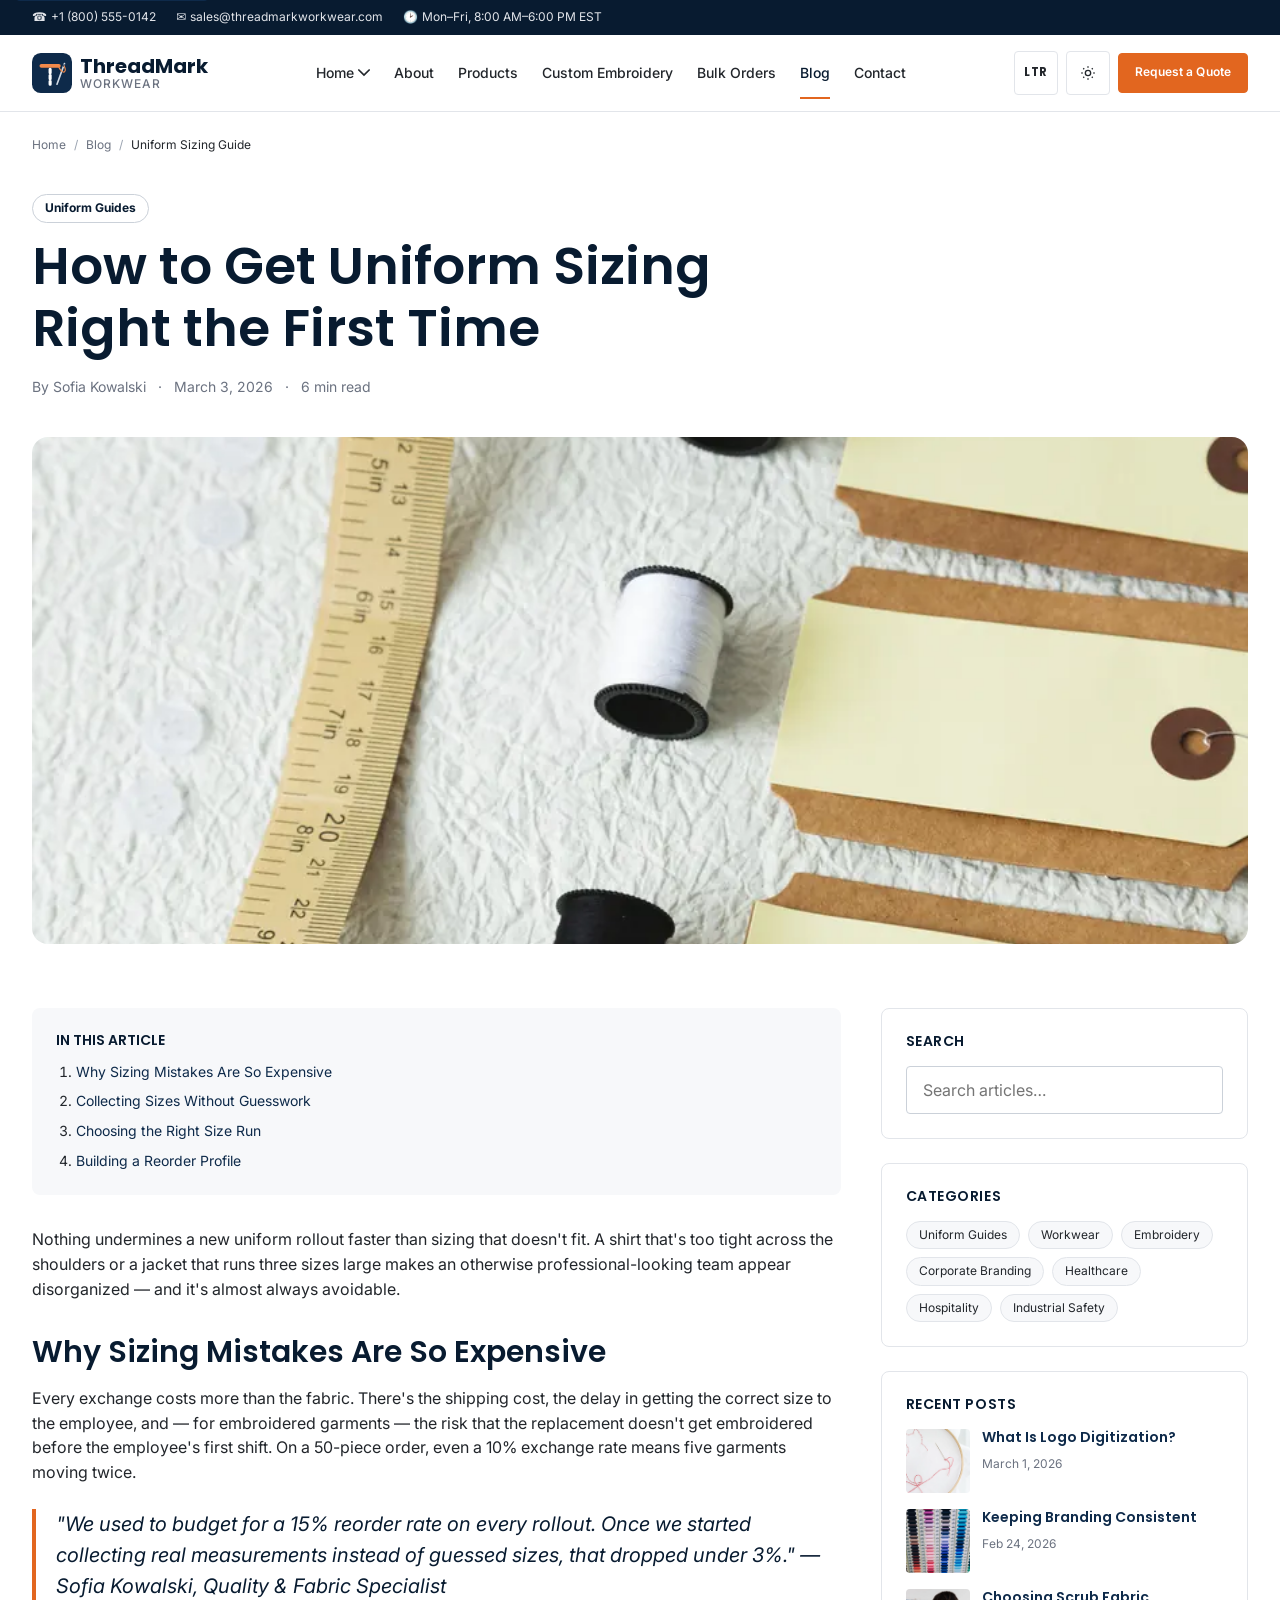
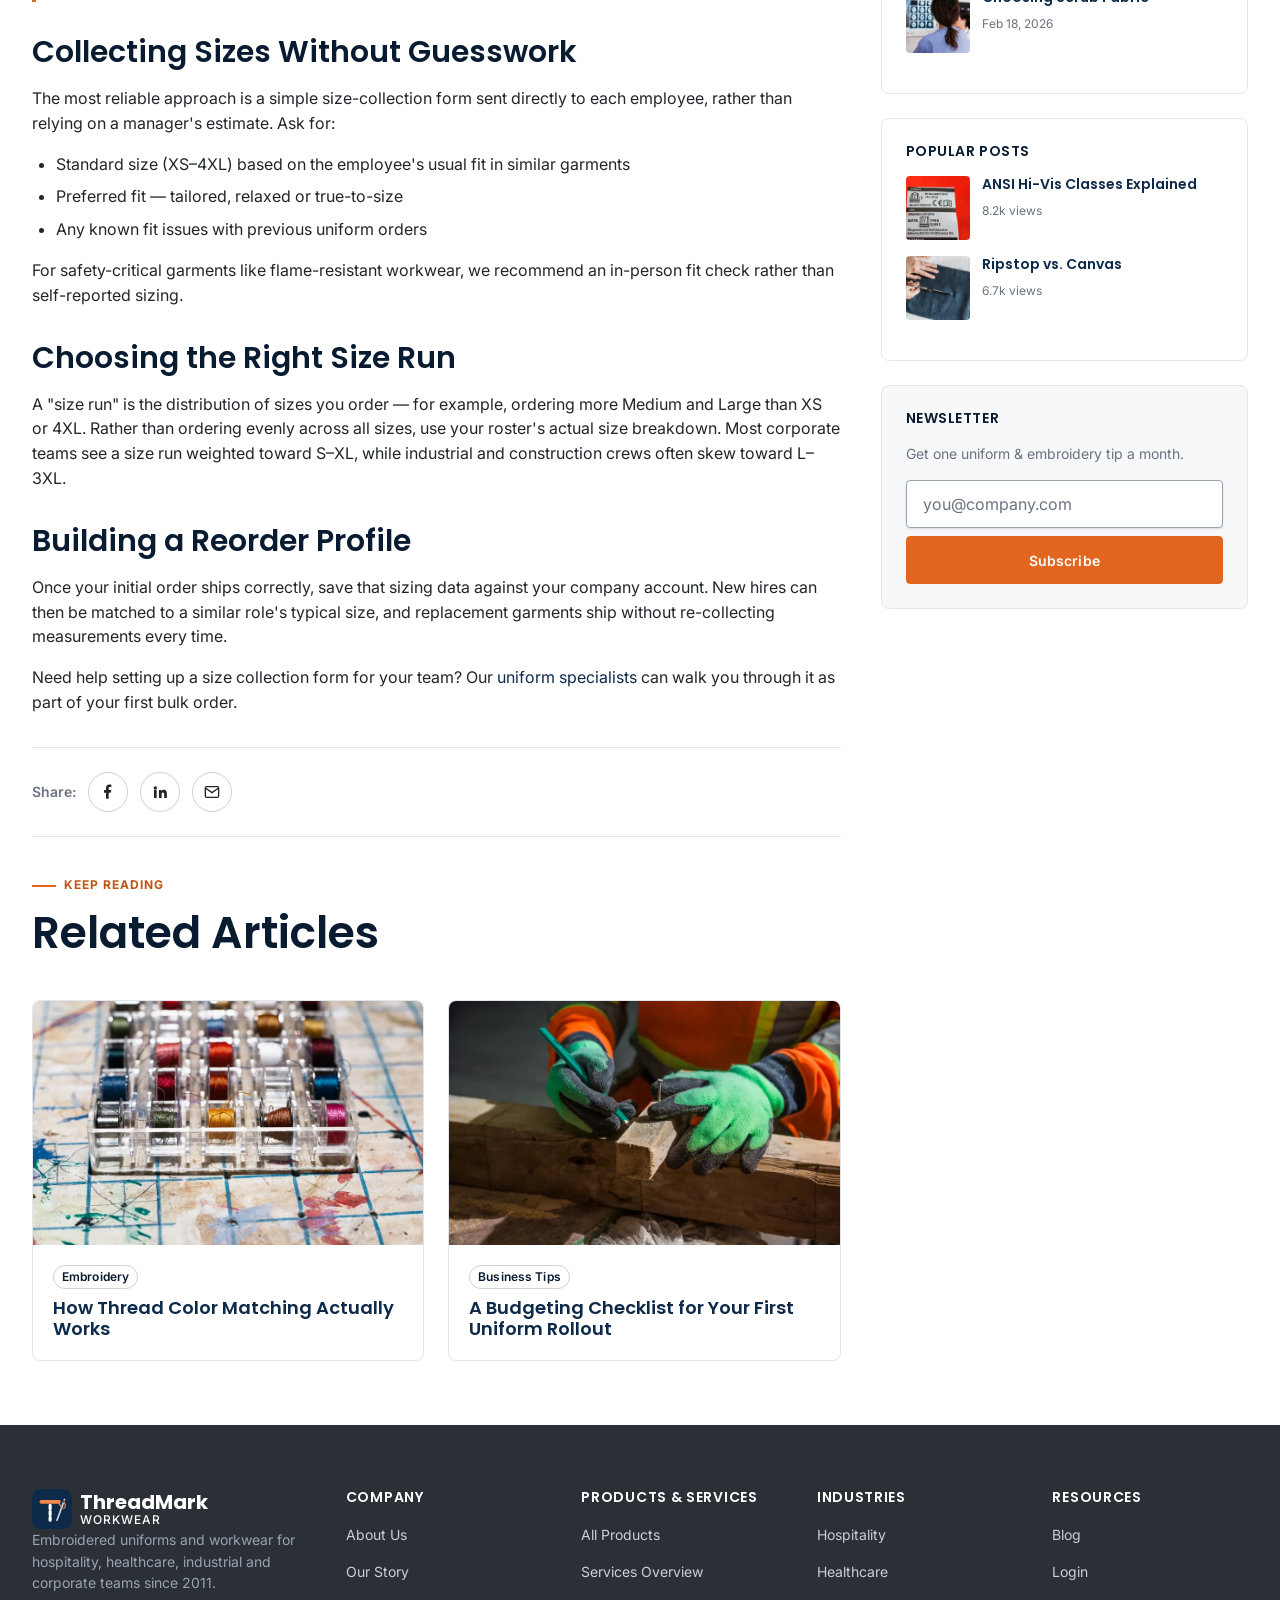
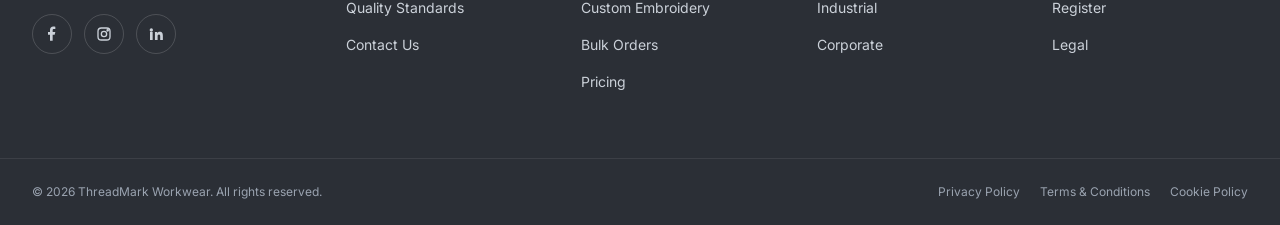
<file: pages/blog-details.html>
<!DOCTYPE html>
<html lang="en" dir="ltr">
<head>
  <meta charset="UTF-8">
  <meta name="viewport" content="width=device-width, initial-scale=1.0">
  <script>(function(){var d=document.documentElement;try{var t=localStorage.getItem("tm-theme");if(t==="dark"||t==="light"){d.setAttribute("data-theme",t)}var r=localStorage.getItem("tm-dir");if(r==="rtl"||r==="ltr"){d.setAttribute("dir",r)}}catch(e){}})();</script>
  <title>How to Get Uniform Sizing Right the First Time | ThreadMark</title>
  <meta name="description" content="How to get uniform sizing right the first time: collect accurate measurements across your team, use size runs and avoid costly reorders on bulk workwear.">
  <link rel="canonical" href="https://www.threadmarkworkwear.com/pages/blog-details.html">
  <meta property="og:type" content="article">
  <meta property="og:title" content="How to Get Uniform Sizing Right the First Time">
  <meta property="og:description" content="How to get uniform sizing right the first time: collect accurate measurements across your team, use size runs and avoid costly reorders on bulk workwear.">
  <meta property="og:image" content="https://www.threadmarkworkwear.com/assets/images/og-image.jpg">
  <meta name="twitter:card" content="summary_large_image">
  <link rel="icon" type="image/svg+xml" href="../assets/images/favicon.svg">
  <link rel="preconnect" href="https://fonts.googleapis.com">
  <link rel="preconnect" href="https://fonts.gstatic.com" crossorigin>
  <link href="https://fonts.googleapis.com/css2?family=Poppins:wght@600;700&family=Inter:wght@400;500;600;700&display=swap" rel="stylesheet">
  <link rel="stylesheet" href="../assets/css/style.css">
  <link rel="stylesheet" href="../assets/css/dark-mode.css">
  <link rel="stylesheet" href="../assets/css/rtl.css">
  <script type="application/ld+json">
  {
    "@context": "https://schema.org",
    "@type": "Article",
    "headline": "How to Get Uniform Sizing Right the First Time",
    "author": {"@type": "Person", "name": "Sofia Kowalski"},
    "publisher": {"@type": "Organization", "name": "ThreadMark Workwear"},
    "datePublished": "2026-03-03",
    "image": "https://www.threadmarkworkwear.com/assets/images/blog-uniform-sizing-guide.svg"
  }
  </script>
  <meta property="og:url" content="https://www.threadmarkworkwear.com/pages/blog-details.html" />
  <meta property="og:site_name" content="ThreadMark Workwear" />
  <meta name="twitter:title" content="How to Get Uniform Sizing Right the First Time | ThreadMark" />
  <meta name="twitter:description" content="How to get uniform sizing right the first time: collect accurate measurements across your team, use size runs and avoid costly reorders on bulk workwear." />
  <meta name="twitter:image" content="https://www.threadmarkworkwear.com/assets/images/og-image.jpg" />
</head>
<body>
  <a class="skip-link" href="#main">Skip to main content</a>

  <div class="mobile-nav" data-mobile-nav data-open="false">
    <div class="mobile-nav-backdrop"></div>
    <div class="mobile-nav-panel" role="dialog" aria-modal="true" aria-label="Mobile navigation">
      <div class="mobile-nav-head">
        <a href="index.html" class="brand">
          <img class="brand-mark" src="../assets/images/logo-mark.svg" alt="" width="40" height="40">
          <span class="brand-name">ThreadMark<span>Workwear</span></span>
        </a>
        <button type="button" class="nav-toggle" data-nav-close aria-label="Close menu">
          <svg width="20" height="20" viewBox="0 0 24 24" fill="none" stroke="currentColor" stroke-width="2" aria-hidden="true"><line x1="18" y1="6" x2="6" y2="18"/><line x1="6" y1="6" x2="18" y2="18"/></svg>
        </button>
      </div>
      <ul class="mobile-nav-links">
        <li class="mobile-nav-group"><button type="button" class="mobile-nav-group__toggle" aria-expanded="false" aria-controls="mobile-home-links">Home <svg class="mobile-nav-group__chev" width="14" height="14" viewBox="0 0 14 9" fill="none" aria-hidden="true"><path d="M1 1l6 6 6-6" stroke="currentColor" stroke-width="2" stroke-linecap="round"/></svg></button><ul class="mobile-nav-sub" id="mobile-home-links" hidden><li><a href="index.html">Home 1 — Uniform Supplier</a></li><li><a href="home-2.html">Home 2 — Industry Solutions</a></li></ul></li>
        <li><a href="about.html">About</a></li>
        <li><a href="products.html">Products</a></li>
        <li><a href="custom-embroidery.html">Custom Embroidery</a></li>
        <li><a href="bulk-orders.html">Bulk Orders</a></li>
        <li><a href="blog.html" aria-current="page">Blog</a></li>
        <li><a href="contact.html">Contact</a></li>
      </ul>
      <div class="mobile-nav-cta">
        <a href="contact.html" class="btn btn-accent btn-block">Request a Quote</a>
      </div>
      <div class="mobile-nav-info">
        <span>Call us: <a href="tel:+18005550142">+1 (800) 555-0142</a></span>
        <span>Email: <a href="mailto:sales@threadmarkworkwear.com">sales@threadmarkworkwear.com</a></span>
        <span>Mon–Fri, 8:00 AM–6:00 PM EST</span>
      </div>
    </div>
  </div>

  <header class="site-header">
    <div class="header-topbar">
      <div class="container">
        <div class="topbar-info">
          <a href="tel:+18005550142"><span class="icon" aria-hidden="true">&#9742;</span>+1 (800) 555-0142</a>
          <a href="mailto:sales@threadmarkworkwear.com" class="hide-mobile"><span class="icon" aria-hidden="true">&#9993;</span>sales@threadmarkworkwear.com</a>
          <span class="hide-mobile"><span class="icon" aria-hidden="true">&#128337;</span>Mon–Fri, 8:00 AM–6:00 PM EST</span>
        </div>
      </div>
    </div>
    <div class="header-main">
      <div class="container">
        <a href="index.html" class="brand">
          <img class="brand-mark" src="../assets/images/logo-mark.svg" alt="" width="40" height="40">
          <span class="brand-name">ThreadMark<span>Workwear</span></span>
        </a>
        <nav class="main-nav" aria-label="Primary">
          <div class="nav-menu">
            <a href="index.html" class="nav-menu__link">Home <svg class="nav-menu__chev" width="12" height="12" viewBox="0 0 14 9" fill="none" aria-hidden="true"><path d="M1 1l6 6 6-6" stroke="currentColor" stroke-width="2" stroke-linecap="round"/></svg></a>
            <div class="nav-menu__list">
              <a href="index.html">Home 1 — Uniform Supplier</a>
              <a href="home-2.html">Home 2 — Industry Solutions</a>
            </div>
          </div>
          <a href="about.html">About</a>
          <a href="products.html">Products</a>
          <a href="custom-embroidery.html">Custom Embroidery</a>
          <a href="bulk-orders.html">Bulk Orders</a>
          <a href="blog.html" aria-current="page">Blog</a>
          <a href="contact.html">Contact</a>
        </nav>
        <div class="header-actions">
          <button type="button" class="dir-toggle" data-dir-toggle aria-pressed="false" aria-label="Switch to right-to-left layout" title="Switch text direction">LTR</button>
          <button type="button" class="theme-toggle" data-theme-toggle aria-pressed="false" aria-label="Toggle dark mode">
          <svg class="icon-sun" width="16" height="16" viewBox="0 0 24 24" fill="none" stroke="currentColor" stroke-width="2" aria-hidden="true"><circle cx="12" cy="12" r="4"/><path d="M12 2v2M12 20v2M4.9 4.9l1.4 1.4M17.7 17.7l1.4 1.4M2 12h2M20 12h2M4.9 19.1l1.4-1.4M17.7 6.3l1.4-1.4"/></svg>
          <svg class="icon-moon" width="16" height="16" viewBox="0 0 24 24" fill="none" stroke="currentColor" stroke-width="2" aria-hidden="true"><path d="M21 12.8A9 9 0 1 1 11.2 3 7 7 0 0 0 21 12.8Z"/></svg>
        </button>
          <a href="contact.html" class="btn btn-accent btn-sm">Request a Quote</a>
          <button type="button" class="nav-toggle" data-nav-toggle aria-label="Open menu" aria-expanded="false">
            <svg width="20" height="20" viewBox="0 0 24 24" fill="none" stroke="currentColor" stroke-width="2" aria-hidden="true"><line x1="3" y1="6" x2="21" y2="6"/><line x1="3" y1="12" x2="21" y2="12"/><line x1="3" y1="18" x2="21" y2="18"/></svg>
          </button>
        </div>
      </div>
    </div>
  </header>

  <main id="main">
    <div class="container" style="padding-block-start: var(--space-6);">
      <ol class="breadcrumb breadcrumb-light">
        <li><a href="index.html">Home</a></li>
        <li><a href="blog.html">Blog</a></li>
        <li aria-current="page">Uniform Sizing Guide</li>
      </ol>
    </div>

    <div class="container section-sm">
      <span class="badge badge-outline">Uniform Guides</span>
      <h1 style="margin-block: var(--space-3) var(--space-4); max-width: 20ch;">How to Get Uniform Sizing Right the First Time</h1>
      <div class="blog-card-meta" style="font-size: var(--fs-sm);">
        <span>By Sofia Kowalski</span><span>&middot;</span><span>March 3, 2026</span><span>&middot;</span><span>6 min read</span>
      </div>
    </div>

    <div class="container">
      <img decoding="async" fetchpriority="high" src="../assets/images/photos/tm-blog-sizing.webp" alt="Measuring tape, thread spools and garment tags" width="900" height="562" style="width:100%; aspect-ratio:12/5; object-fit:cover; border-radius: var(--radius-lg);">
    </div>

    <div class="container section content-layout">
      <div>
        <div class="toc-box" id="toc">
          <h2>In This Article</h2>
          <ol>
            <li><a href="#why-sizing-matters">Why Sizing Mistakes Are So Expensive</a></li>
            <li><a href="#collecting-sizes">Collecting Sizes Without Guesswork</a></li>
            <li><a href="#size-runs">Choosing the Right Size Run</a></li>
            <li><a href="#reorder-profiles">Building a Reorder Profile</a></li>
          </ol>
        </div>

        <article class="post-content">
          <p>Nothing undermines a new uniform rollout faster than sizing that doesn't fit. A shirt that's too tight across the shoulders or a jacket that runs three sizes large makes an otherwise professional-looking team appear disorganized — and it's almost always avoidable.</p>

          <h2 id="why-sizing-matters">Why Sizing Mistakes Are So Expensive</h2>
          <p>Every exchange costs more than the fabric. There's the shipping cost, the delay in getting the correct size to the employee, and — for embroidered garments — the risk that the replacement doesn't get embroidered before the employee's first shift. On a 50-piece order, even a 10% exchange rate means five garments moving twice.</p>
          <blockquote>"We used to budget for a 15% reorder rate on every rollout. Once we started collecting real measurements instead of guessed sizes, that dropped under 3%." — Sofia Kowalski, Quality &amp; Fabric Specialist</blockquote>

          <h2 id="collecting-sizes">Collecting Sizes Without Guesswork</h2>
          <p>The most reliable approach is a simple size-collection form sent directly to each employee, rather than relying on a manager's estimate. Ask for:</p>
          <ul>
            <li>Standard size (XS–4XL) based on the employee's usual fit in similar garments</li>
            <li>Preferred fit — tailored, relaxed or true-to-size</li>
            <li>Any known fit issues with previous uniform orders</li>
          </ul>
          <p>For safety-critical garments like flame-resistant workwear, we recommend an in-person fit check rather than self-reported sizing.</p>

          <h2 id="size-runs">Choosing the Right Size Run</h2>
          <p>A "size run" is the distribution of sizes you order — for example, ordering more Medium and Large than XS or 4XL. Rather than ordering evenly across all sizes, use your roster's actual size breakdown. Most corporate teams see a size run weighted toward S–XL, while industrial and construction crews often skew toward L–3XL.</p>

          <h2 id="reorder-profiles">Building a Reorder Profile</h2>
          <p>Once your initial order ships correctly, save that sizing data against your company account. New hires can then be matched to a similar role's typical size, and replacement garments ship without re-collecting measurements every time.</p>
          <p>Need help setting up a size collection form for your team? Our <a href="contact.html">uniform specialists</a> can walk you through it as part of your first bulk order.</p>
        </article>

        <div class="share-row">
          <span class="text-muted" style="font-size:var(--fs-sm); font-weight:600;">Share:</span>
          <a href="#" aria-label="Share on Facebook" onclick="return false;"><svg width="16" height="16" viewBox="0 0 24 24" fill="currentColor" aria-hidden="true"><path d="M13 22v-9h3l1-4h-4V6.5C13 5.3 13.4 4.5 15.1 4.5H17V1.1C16.6 1 15.3.8 13.9.8 10.9.8 9 2.6 9 6.1V9H6v4h3v9h4Z"/></svg></a>
          <a href="#" aria-label="Share on LinkedIn" onclick="return false;"><svg width="16" height="16" viewBox="0 0 24 24" fill="currentColor" aria-hidden="true"><path d="M4.98 3.5a2.5 2.5 0 1 1 0 5 2.5 2.5 0 0 1 0-5ZM3 9h4v12H3V9Zm7 0h3.8v1.7h.1c.5-.9 1.8-1.9 3.7-1.9 4 0 4.7 2.6 4.7 6V21h-4v-5.3c0-1.3 0-3-1.8-3s-2.1 1.4-2.1 2.9V21h-4V9Z"/></svg></a>
          <a href="#" aria-label="Share by email" onclick="return false;"><svg width="16" height="16" viewBox="0 0 24 24" fill="none" stroke="currentColor" stroke-width="2" aria-hidden="true"><rect x="2" y="4" width="20" height="16" rx="2"/><path d="m22 6-10 7L2 6"/></svg></a>
        </div>

        <!-- Related articles -->
        <div class="section-head">
          <span class="eyebrow">Keep Reading</span>
          <h2>Related Articles</h2>
        </div>
        <div class="grid grid-2">
          <article class="card blog-card">
            <a href="blog-details.html" class="blog-card-media"><img decoding="async" src="../assets/images/photos/tm-blog-thread-color.webp" alt="Bobbins of coloured thread in a storage case" loading="lazy" width="900" height="562"></a>
            <div class="blog-card-body">
              <span class="badge badge-outline">Embroidery</span>
              <h3><a href="blog-details.html">How Thread Color Matching Actually Works</a></h3>
            </div>
          </article>
          <article class="card blog-card">
            <a href="blog-details.html" class="blog-card-media"><img decoding="async" src="../assets/images/photos/tm-blog-budget.webp" alt="Gloved hands marking measurements before a cut" loading="lazy" width="900" height="562"></a>
            <div class="blog-card-body">
              <span class="badge badge-outline">Business Tips</span>
              <h3><a href="blog-details.html">A Budgeting Checklist for Your First Uniform Rollout</a></h3>
            </div>
          </article>
        </div>
      </div>

      <!-- ==========================================================================
           SIDEBAR
      ========================================================================== -->
      <aside>
        <div class="sidebar-widget">
          <h3>Search</h3>
          <label for="sidebarSearch" class="visually-hidden">Search articles</label>
          <input type="search" id="sidebarSearch" class="input" placeholder="Search articles&hellip;" onkeydown="if(event.key==='Enter'){window.location.href='blog.html'}">
        </div>
        <div class="sidebar-widget">
          <h3>Categories</h3>
          <div class="sidebar-tags">
            <a href="blog.html" class="tag-pill">Uniform Guides</a>
            <a href="blog.html" class="tag-pill">Workwear</a>
            <a href="blog.html" class="tag-pill">Embroidery</a>
            <a href="blog.html" class="tag-pill">Corporate Branding</a>
            <a href="blog.html" class="tag-pill">Healthcare</a>
            <a href="blog.html" class="tag-pill">Hospitality</a>
            <a href="blog.html" class="tag-pill">Industrial Safety</a>
          </div>
        </div>
        <div class="sidebar-widget">
          <h3>Recent Posts</h3>
          <div class="sidebar-post">
            <img decoding="async" height="562" width="900" src="../assets/images/photos/tm-blog-digitization.webp" alt="" loading="lazy">
            <div><h4><a href="blog-details.html">What Is Logo Digitization?</a></h4><span>March 1, 2026</span></div>
          </div>
          <div class="sidebar-post">
            <img decoding="async" height="562" width="900" src="../assets/images/photos/tm-blog-consistency.webp" alt="" loading="lazy">
            <div><h4><a href="blog-details.html">Keeping Branding Consistent</a></h4><span>Feb 24, 2026</span></div>
          </div>
          <div class="sidebar-post">
            <img decoding="async" height="562" width="900" src="../assets/images/photos/tm-blog-scrubs.webp" alt="" loading="lazy">
            <div><h4><a href="blog-details.html">Choosing Scrub Fabric</a></h4><span>Feb 18, 2026</span></div>
          </div>
        </div>
        <div class="sidebar-widget">
          <h3>Popular Posts</h3>
          <div class="sidebar-post">
            <img decoding="async" height="562" width="900" src="../assets/images/photos/tm-blog-hivis.webp" alt="" loading="lazy">
            <div><h4><a href="blog-details.html">ANSI Hi-Vis Classes Explained</a></h4><span>8.2k views</span></div>
          </div>
          <div class="sidebar-post">
            <img decoding="async" height="562" width="900" src="../assets/images/photos/tm-blog-ripstop.webp" alt="" loading="lazy">
            <div><h4><a href="blog-details.html">Ripstop vs. Canvas</a></h4><span>6.7k views</span></div>
          </div>
        </div>
        <div class="sidebar-widget" style="background: var(--color-background-alt);">
          <h3>Newsletter</h3>
          <p class="text-muted" style="font-size:var(--fs-sm); margin-block-end:var(--space-4);">Get one uniform &amp; embroidery tip a month.</p>
          <form class="newsletter-form" style="flex-direction:column;" data-custom-submit="true">
            <label for="sidebarNewsletterEmail" class="visually-hidden">Email address</label>
            <input type="email" id="sidebarNewsletterEmail" class="input" placeholder="you@company.com" required>
            <button type="submit" class="btn btn-accent btn-block">Subscribe</button>
          </form>
        </div>
      </aside>
    </div>
  </main>

  <footer class="site-footer">
    <div class="footer-top">
      <div class="container footer-grid">
        <div class="footer-brand">
          <a href="index.html" class="brand">
            <img class="brand-mark" src="../assets/images/logo-mark.svg" alt="" width="40" height="40">
            <span class="brand-name">ThreadMark<span>Workwear</span></span>
          </a>
          <p>Embroidered uniforms and workwear for hospitality, healthcare, industrial and corporate teams since 2011.</p>
          <div class="footer-social">
            <a href="https://www.facebook.com/threadmarkworkwear" aria-label="ThreadMark on Facebook" target="_blank" rel="noopener"><svg width="16" height="16" viewBox="0 0 24 24" fill="currentColor" aria-hidden="true"><path d="M13 22v-9h3l1-4h-4V6.5C13 5.3 13.4 4.5 15.1 4.5H17V1.1C16.6 1 15.3.8 13.9.8 10.9.8 9 2.6 9 6.1V9H6v4h3v9h4Z"/></svg></a>
            <a href="https://www.instagram.com/threadmarkworkwear" aria-label="ThreadMark on Instagram" target="_blank" rel="noopener"><svg width="16" height="16" viewBox="0 0 24 24" fill="none" stroke="currentColor" stroke-width="2" aria-hidden="true"><rect x="3" y="3" width="18" height="18" rx="5"/><circle cx="12" cy="12" r="4"/><circle cx="17.5" cy="6.5" r="1"/></svg></a>
            <a href="https://www.linkedin.com/company/threadmarkworkwear" aria-label="ThreadMark on LinkedIn" target="_blank" rel="noopener"><svg width="16" height="16" viewBox="0 0 24 24" fill="currentColor" aria-hidden="true"><path d="M4.98 3.5a2.5 2.5 0 1 1 0 5 2.5 2.5 0 0 1 0-5ZM3 9h4v12H3V9Zm7 0h3.8v1.7h.1c.5-.9 1.8-1.9 3.7-1.9 4 0 4.7 2.6 4.7 6V21h-4v-5.3c0-1.3 0-3-1.8-3s-2.1 1.4-2.1 2.9V21h-4V9Z"/></svg></a>
          </div>
        </div>
        <div class="footer-col">
          <h3>Company</h3>
          <ul>
            <li><a href="about.html">About Us</a></li>
            <li><a href="about.html#story">Our Story</a></li>
            <li><a href="about.html#quality">Quality Standards</a></li>
            <li><a href="contact.html">Contact Us</a></li>
          </ul>
        </div>
        <div class="footer-col">
          <h3>Products &amp; Services</h3>
          <ul>
            <li><a href="products.html">All Products</a></li>
            <li><a href="services.html">Services Overview</a></li>
            <li><a href="custom-embroidery.html">Custom Embroidery</a></li>
            <li><a href="bulk-orders.html">Bulk Orders</a></li>
            <li><a href="pricing.html">Pricing</a></li>
          </ul>
        </div>
        <div class="footer-col">
          <h3>Industries</h3>
          <ul>
            <li><a href="products.html?category=hospitality">Hospitality</a></li>
            <li><a href="products.html?category=healthcare">Healthcare</a></li>
            <li><a href="products.html?category=industrial">Industrial</a></li>
            <li><a href="products.html?category=corporate">Corporate</a></li>
          </ul>
        </div>
        <div class="footer-col">
          <h3>Resources</h3>
          <ul>
            <li><a href="blog.html">Blog</a></li>
            <li><a href="login.html">Login</a></li>
            <li><a href="register.html">Register</a></li>
            <li><a href="legal.html">Legal</a></li>
          </ul>
        </div>
      </div>
    </div>
    <div class="footer-bottom">
      <div class="container">
        <span>&copy; 2026 ThreadMark Workwear. All rights reserved.</span>
        <div class="footer-legal-links">
          <a href="legal.html#privacy">Privacy Policy</a>
          <a href="legal.html#terms">Terms &amp; Conditions</a>
          <a href="legal.html#cookies">Cookie Policy</a>
        </div>
      </div>
    </div>
  </footer>

  <script src="../assets/js/main.js"></script>
</body>
</html>
</file>
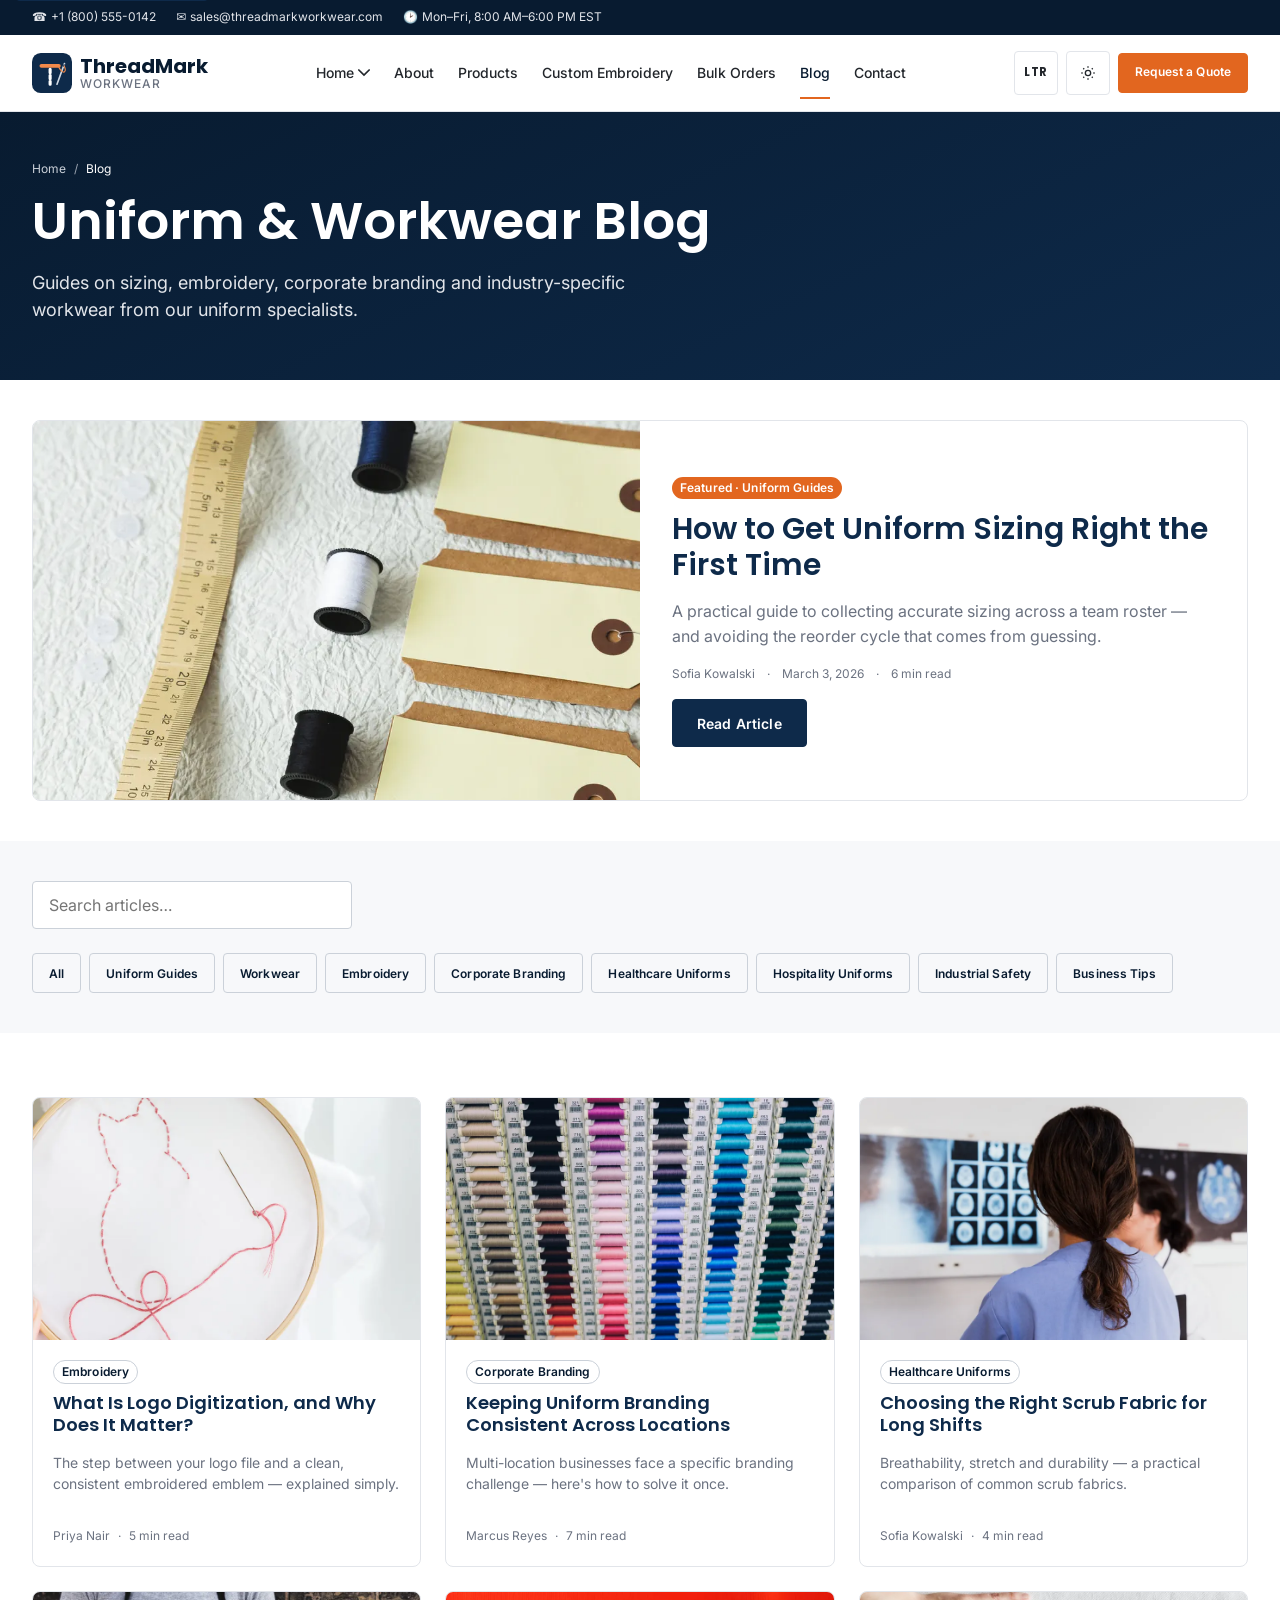
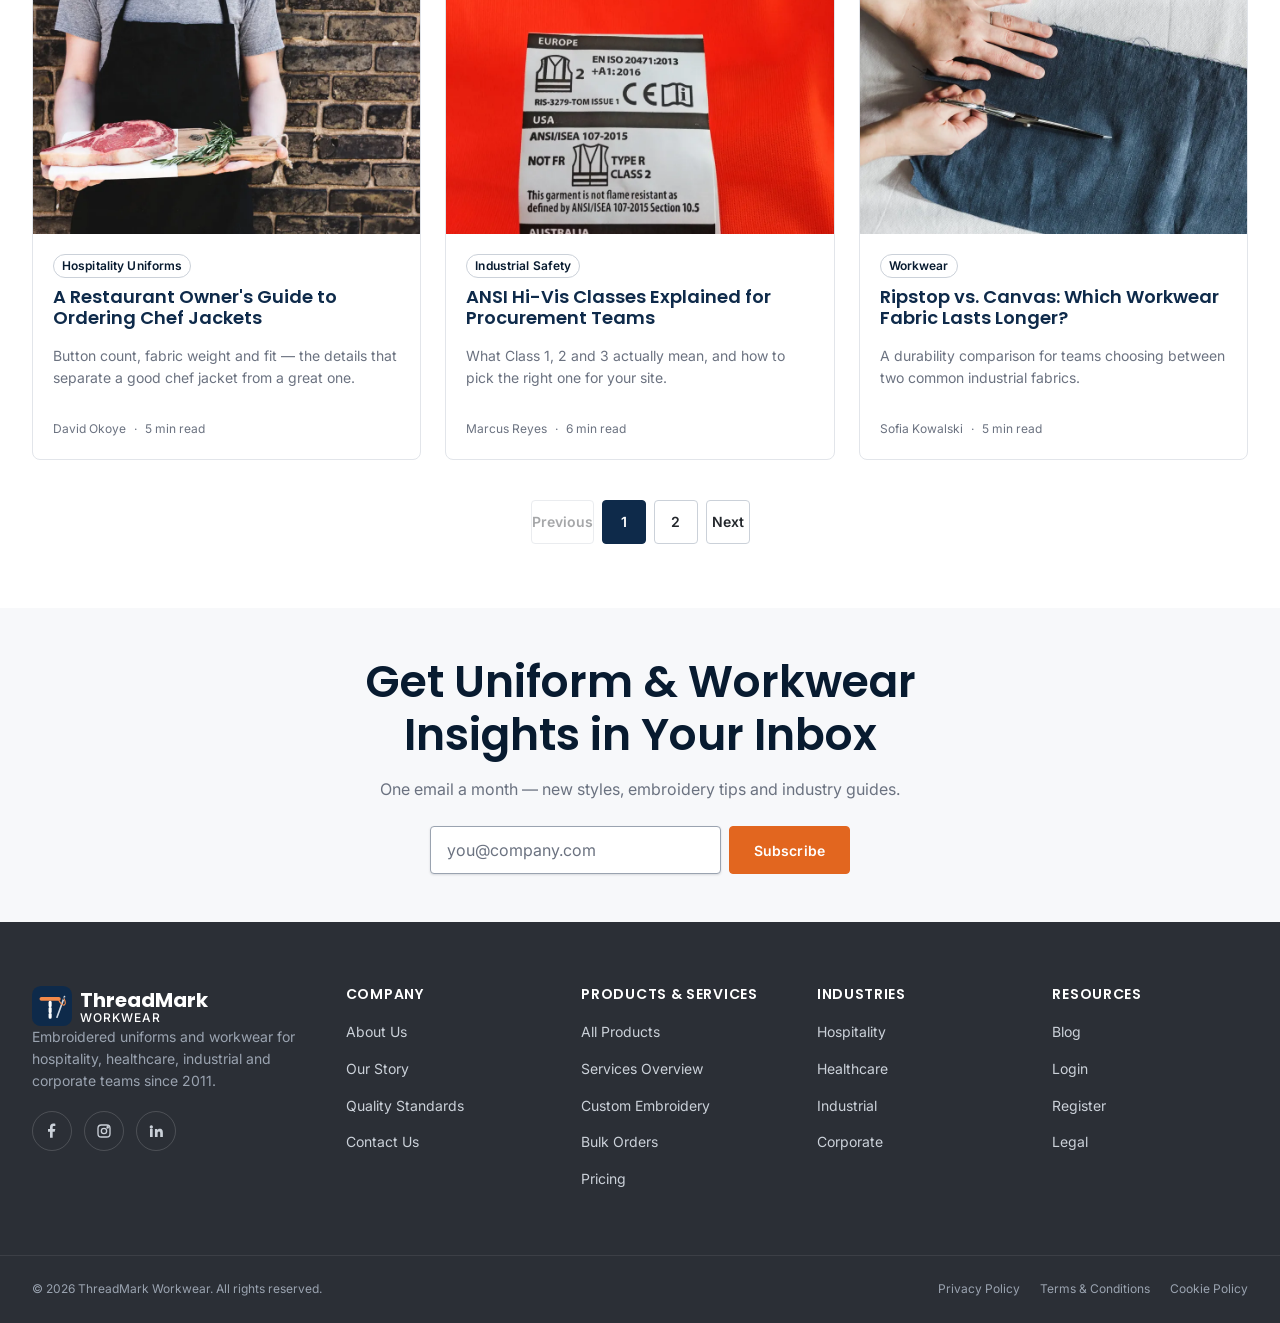
<file: pages/blog.html>
<!DOCTYPE html>
<html lang="en" dir="ltr">
<head>
  <meta charset="UTF-8">
  <meta name="viewport" content="width=device-width, initial-scale=1.0">
  <script>(function(){var d=document.documentElement;try{var t=localStorage.getItem("tm-theme");if(t==="dark"||t==="light"){d.setAttribute("data-theme",t)}var r=localStorage.getItem("tm-dir");if(r==="rtl"||r==="ltr"){d.setAttribute("dir",r)}}catch(e){}})();</script>
  <title>Uniform &amp; Workwear Blog | ThreadMark</title>
  <meta name="description" content="Uniform and workwear guides from ThreadMark: sizing, logo digitization, scrub and hi-vis fabrics, chef jackets, budgeting and keeping branding consistent.">
  <link rel="canonical" href="https://www.threadmarkworkwear.com/pages/blog.html">
  <meta property="og:type" content="website">
  <meta property="og:title" content="Uniform & Workwear Blog | ThreadMark">
  <meta property="og:description" content="Uniform and workwear guides from ThreadMark: sizing, logo digitization, scrub and hi-vis fabrics, chef jackets, budgeting and keeping branding consistent.">
  <meta name="twitter:card" content="summary_large_image">
  <link rel="icon" type="image/svg+xml" href="../assets/images/favicon.svg">
  <link rel="preconnect" href="https://fonts.googleapis.com">
  <link rel="preconnect" href="https://fonts.gstatic.com" crossorigin>
  <link href="https://fonts.googleapis.com/css2?family=Poppins:wght@600;700&family=Inter:wght@400;500;600;700&display=swap" rel="stylesheet">
  <link rel="stylesheet" href="../assets/css/style.css">
  <link rel="stylesheet" href="../assets/css/dark-mode.css">
  <link rel="stylesheet" href="../assets/css/rtl.css">
  <meta property="og:image" content="https://www.threadmarkworkwear.com/assets/images/og-image.jpg" />
  <meta property="og:url" content="https://www.threadmarkworkwear.com/pages/blog.html" />
  <meta property="og:site_name" content="ThreadMark Workwear" />
  <meta name="twitter:title" content="Uniform &amp; Workwear Blog | ThreadMark" />
  <meta name="twitter:description" content="Uniform and workwear guides from ThreadMark: sizing, logo digitization, scrub and hi-vis fabrics, chef jackets, budgeting and keeping branding consistent." />
  <meta name="twitter:image" content="https://www.threadmarkworkwear.com/assets/images/og-image.jpg" />
  <script type="application/ld+json">{"@context": "https://schema.org", "@type": "Blog", "name": "Uniform & Workwear Blog | ThreadMark", "description": "Uniform and workwear guides from ThreadMark: sizing, logo digitization, scrub and hi-vis fabrics, chef jackets, budgeting and keeping branding consistent.", "url": "https://www.threadmarkworkwear.com/pages/blog.html", "isPartOf": {"@type": "WebSite", "name": "ThreadMark Workwear", "url": "https://www.threadmarkworkwear.com/"}}</script>
  <script type="application/ld+json">{"@context": "https://schema.org", "@type": "BreadcrumbList", "itemListElement": [{"@type": "ListItem", "position": 1, "name": "Home", "item": "https://www.threadmarkworkwear.com/pages/index.html"}, {"@type": "ListItem", "position": 2, "name": "Uniform & Workwear Blog", "item": "https://www.threadmarkworkwear.com/pages/blog.html"}]}</script>
</head>
<body>
  <a class="skip-link" href="#main">Skip to main content</a>

  <div class="mobile-nav" data-mobile-nav data-open="false">
    <div class="mobile-nav-backdrop"></div>
    <div class="mobile-nav-panel" role="dialog" aria-modal="true" aria-label="Mobile navigation">
      <div class="mobile-nav-head">
        <a href="index.html" class="brand">
          <img class="brand-mark" src="../assets/images/logo-mark.svg" alt="" width="40" height="40">
          <span class="brand-name">ThreadMark<span>Workwear</span></span>
        </a>
        <button type="button" class="nav-toggle" data-nav-close aria-label="Close menu">
          <svg width="20" height="20" viewBox="0 0 24 24" fill="none" stroke="currentColor" stroke-width="2" aria-hidden="true"><line x1="18" y1="6" x2="6" y2="18"/><line x1="6" y1="6" x2="18" y2="18"/></svg>
        </button>
      </div>
      <ul class="mobile-nav-links">
        <li class="mobile-nav-group"><button type="button" class="mobile-nav-group__toggle" aria-expanded="false" aria-controls="mobile-home-links">Home <svg class="mobile-nav-group__chev" width="14" height="14" viewBox="0 0 14 9" fill="none" aria-hidden="true"><path d="M1 1l6 6 6-6" stroke="currentColor" stroke-width="2" stroke-linecap="round"/></svg></button><ul class="mobile-nav-sub" id="mobile-home-links" hidden><li><a href="index.html">Home 1 — Uniform Supplier</a></li><li><a href="home-2.html">Home 2 — Industry Solutions</a></li></ul></li>
        <li><a href="about.html">About</a></li>
        <li><a href="products.html">Products</a></li>
        <li><a href="custom-embroidery.html">Custom Embroidery</a></li>
        <li><a href="bulk-orders.html">Bulk Orders</a></li>
        <li><a href="blog.html" aria-current="page">Blog</a></li>
        <li><a href="contact.html">Contact</a></li>
      </ul>
      <div class="mobile-nav-cta">
        <a href="contact.html" class="btn btn-accent btn-block">Request a Quote</a>
      </div>
      <div class="mobile-nav-info">
        <span>Call us: <a href="tel:+18005550142">+1 (800) 555-0142</a></span>
        <span>Email: <a href="mailto:sales@threadmarkworkwear.com">sales@threadmarkworkwear.com</a></span>
        <span>Mon–Fri, 8:00 AM–6:00 PM EST</span>
      </div>
    </div>
  </div>

  <header class="site-header">
    <div class="header-topbar">
      <div class="container">
        <div class="topbar-info">
          <a href="tel:+18005550142"><span class="icon" aria-hidden="true">&#9742;</span>+1 (800) 555-0142</a>
          <a href="mailto:sales@threadmarkworkwear.com" class="hide-mobile"><span class="icon" aria-hidden="true">&#9993;</span>sales@threadmarkworkwear.com</a>
          <span class="hide-mobile"><span class="icon" aria-hidden="true">&#128337;</span>Mon–Fri, 8:00 AM–6:00 PM EST</span>
        </div>
      </div>
    </div>
    <div class="header-main">
      <div class="container">
        <a href="index.html" class="brand">
          <img class="brand-mark" src="../assets/images/logo-mark.svg" alt="" width="40" height="40">
          <span class="brand-name">ThreadMark<span>Workwear</span></span>
        </a>
        <nav class="main-nav" aria-label="Primary">
          <div class="nav-menu">
            <a href="index.html" class="nav-menu__link">Home <svg class="nav-menu__chev" width="12" height="12" viewBox="0 0 14 9" fill="none" aria-hidden="true"><path d="M1 1l6 6 6-6" stroke="currentColor" stroke-width="2" stroke-linecap="round"/></svg></a>
            <div class="nav-menu__list">
              <a href="index.html">Home 1 — Uniform Supplier</a>
              <a href="home-2.html">Home 2 — Industry Solutions</a>
            </div>
          </div>
          <a href="about.html">About</a>
          <a href="products.html">Products</a>
          <a href="custom-embroidery.html">Custom Embroidery</a>
          <a href="bulk-orders.html">Bulk Orders</a>
          <a href="blog.html" aria-current="page">Blog</a>
          <a href="contact.html">Contact</a>
        </nav>
        <div class="header-actions">
          <button type="button" class="dir-toggle" data-dir-toggle aria-pressed="false" aria-label="Switch to right-to-left layout" title="Switch text direction">LTR</button>
          <button type="button" class="theme-toggle" data-theme-toggle aria-pressed="false" aria-label="Toggle dark mode">
          <svg class="icon-sun" width="16" height="16" viewBox="0 0 24 24" fill="none" stroke="currentColor" stroke-width="2" aria-hidden="true"><circle cx="12" cy="12" r="4"/><path d="M12 2v2M12 20v2M4.9 4.9l1.4 1.4M17.7 17.7l1.4 1.4M2 12h2M20 12h2M4.9 19.1l1.4-1.4M17.7 6.3l1.4-1.4"/></svg>
          <svg class="icon-moon" width="16" height="16" viewBox="0 0 24 24" fill="none" stroke="currentColor" stroke-width="2" aria-hidden="true"><path d="M21 12.8A9 9 0 1 1 11.2 3 7 7 0 0 0 21 12.8Z"/></svg>
        </button>
          <a href="contact.html" class="btn btn-accent btn-sm">Request a Quote</a>
          <button type="button" class="nav-toggle" data-nav-toggle aria-label="Open menu" aria-expanded="false">
            <svg width="20" height="20" viewBox="0 0 24 24" fill="none" stroke="currentColor" stroke-width="2" aria-hidden="true"><line x1="3" y1="6" x2="21" y2="6"/><line x1="3" y1="12" x2="21" y2="12"/><line x1="3" y1="18" x2="21" y2="18"/></svg>
          </button>
        </div>
      </div>
    </div>
  </header>

  <main id="main">
    <section class="page-hero">
      <div class="container">
        <ol class="breadcrumb">
          <li><a href="index.html">Home</a></li>
          <li aria-current="page">Blog</li>
        </ol>
        <h1>Uniform &amp; Workwear Blog</h1>
        <p>Guides on sizing, embroidery, corporate branding and industry-specific workwear from our uniform specialists.</p>
      </div>
    </section>

    <!-- ==========================================================================
         FEATURED ARTICLE
    ========================================================================== -->
    <section class="section-sm">
      <div class="container">
        <article class="card" style="display:grid; grid-template-columns:1fr; overflow:hidden;">
          <div class="split" style="gap:0; padding:0;">
            <img decoding="async" fetchpriority="high" src="../assets/images/photos/tm-blog-sizing.webp" alt="Measuring tape, thread spools and garment tags" width="900" height="562" style="width:100%; height:100%; object-fit:cover; min-height:280px;">
            <div style="padding: var(--space-8);">
              <span class="badge badge-accent badge-sm">Featured &middot; Uniform Guides</span>
              <h2 style="margin-block: var(--space-3) var(--space-2); font-size: var(--fs-2xl);"><a href="blog-details.html">How to Get Uniform Sizing Right the First Time</a></h2>
              <p class="text-muted">A practical guide to collecting accurate sizing across a team roster — and avoiding the reorder cycle that comes from guessing.</p>
              <div class="blog-card-meta" style="margin-block: var(--space-4);">
                <span>Sofia Kowalski</span><span>&middot;</span><span>March 3, 2026</span><span>&middot;</span><span>6 min read</span>
              </div>
              <a href="blog-details.html" class="btn btn-primary">Read Article</a>
            </div>
          </div>
        </article>
      </div>
    </section>

    <!-- ==========================================================================
         SEARCH + CATEGORY FILTERS
    ========================================================================== -->
    <section class="section-sm section-alt">
      <div class="container">
        <div class="filter-toolbar" style="margin-block-end: var(--space-6);">
          <label for="blogSearch" class="visually-hidden">Search articles</label>
          <input type="search" id="blogSearch" class="input" placeholder="Search articles&hellip;" data-blog-search style="max-width:320px;">
        </div>
        <div class="flex flex-wrap gap-2" role="group" aria-label="Filter by category">
          <button type="button" class="btn btn-outline btn-sm" data-blog-category="all" aria-pressed="true">All</button>
          <button type="button" class="btn btn-outline btn-sm" data-blog-category="uniform-guides" aria-pressed="false">Uniform Guides</button>
          <button type="button" class="btn btn-outline btn-sm" data-blog-category="workwear" aria-pressed="false">Workwear</button>
          <button type="button" class="btn btn-outline btn-sm" data-blog-category="embroidery" aria-pressed="false">Embroidery</button>
          <button type="button" class="btn btn-outline btn-sm" data-blog-category="corporate-branding" aria-pressed="false">Corporate Branding</button>
          <button type="button" class="btn btn-outline btn-sm" data-blog-category="healthcare-uniforms" aria-pressed="false">Healthcare Uniforms</button>
          <button type="button" class="btn btn-outline btn-sm" data-blog-category="hospitality-uniforms" aria-pressed="false">Hospitality Uniforms</button>
          <button type="button" class="btn btn-outline btn-sm" data-blog-category="industrial-safety" aria-pressed="false">Industrial Safety</button>
          <button type="button" class="btn btn-outline btn-sm" data-blog-category="business-tips" aria-pressed="false">Business Tips</button>
        </div>
      </div>
    </section>

    <!-- ==========================================================================
         ARTICLE GRID
    ========================================================================== -->
    <section class="section">
      <div class="container">
        <div class="grid grid-3" data-blog-grid>

          <article class="card blog-card" data-article data-category="embroidery" data-title="What Is Logo Digitization" data-excerpt="Explains the process of turning a logo into an embroidery-ready stitch file">
            <a href="blog-details.html" class="blog-card-media"><img decoding="async" src="../assets/images/photos/tm-blog-digitization.webp" alt="Stitch path traced in thread across a hoop" loading="lazy" width="900" height="562"></a>
            <div class="blog-card-body">
              <span class="badge badge-outline">Embroidery</span>
              <h3><a href="blog-details.html">What Is Logo Digitization, and Why Does It Matter?</a></h3>
              <p>The step between your logo file and a clean, consistent embroidered emblem — explained simply.</p>
              <div class="blog-card-footer"><span>Priya Nair</span><span>&middot;</span><span>5 min read</span></div>
            </div>
          </article>

          <article class="card blog-card" data-article data-category="corporate-branding" data-title="Consistent Branding Across Locations" data-excerpt="How to keep uniform branding consistent across multiple office or store locations">
            <a href="blog-details.html" class="blog-card-media"><img decoding="async" src="../assets/images/photos/tm-blog-consistency.webp" alt="Rows of colour-sorted thread spools" loading="lazy" width="900" height="562"></a>
            <div class="blog-card-body">
              <span class="badge badge-outline">Corporate Branding</span>
              <h3><a href="blog-details.html">Keeping Uniform Branding Consistent Across Locations</a></h3>
              <p>Multi-location businesses face a specific branding challenge — here's how to solve it once.</p>
              <div class="blog-card-footer"><span>Marcus Reyes</span><span>&middot;</span><span>7 min read</span></div>
            </div>
          </article>

          <article class="card blog-card" data-article data-category="healthcare-uniforms" data-title="Choosing Scrub Fabric" data-excerpt="What to look for in scrub fabric for long clinical shifts">
            <a href="blog-details.html" class="blog-card-media"><img decoding="async" src="../assets/images/photos/tm-blog-scrubs.webp" alt="Clinicians in scrubs reviewing scans" loading="lazy" width="900" height="562"></a>
            <div class="blog-card-body">
              <span class="badge badge-outline">Healthcare Uniforms</span>
              <h3><a href="blog-details.html">Choosing the Right Scrub Fabric for Long Shifts</a></h3>
              <p>Breathability, stretch and durability — a practical comparison of common scrub fabrics.</p>
              <div class="blog-card-footer"><span>Sofia Kowalski</span><span>&middot;</span><span>4 min read</span></div>
            </div>
          </article>

          <article class="card blog-card" data-article data-category="hospitality-uniforms" data-title="Chef Jacket Buying Guide" data-excerpt="What to look for when ordering chef jackets for a restaurant team">
            <a href="blog-details.html" class="blog-card-media"><img decoding="async" src="../assets/images/photos/tm-blog-chef.webp" alt="Chef in an apron presenting a cut of meat" loading="lazy" width="900" height="562"></a>
            <div class="blog-card-body">
              <span class="badge badge-outline">Hospitality Uniforms</span>
              <h3><a href="blog-details.html">A Restaurant Owner's Guide to Ordering Chef Jackets</a></h3>
              <p>Button count, fabric weight and fit — the details that separate a good chef jacket from a great one.</p>
              <div class="blog-card-footer"><span>David Okoye</span><span>&middot;</span><span>5 min read</span></div>
            </div>
          </article>

          <article class="card blog-card" data-article data-category="industrial-safety" data-title="ANSI Hi-Vis Classes Explained" data-excerpt="Understanding ANSI high visibility classification for workwear">
            <a href="blog-details.html" class="blog-card-media"><img decoding="async" src="../assets/images/photos/tm-blog-hivis.webp" alt="Hi-vis vest label listing EN ISO and ANSI safety classes" loading="lazy" width="900" height="562"></a>
            <div class="blog-card-body">
              <span class="badge badge-outline">Industrial Safety</span>
              <h3><a href="blog-details.html">ANSI Hi-Vis Classes Explained for Procurement Teams</a></h3>
              <p>What Class 1, 2 and 3 actually mean, and how to pick the right one for your site.</p>
              <div class="blog-card-footer"><span>Marcus Reyes</span><span>&middot;</span><span>6 min read</span></div>
            </div>
          </article>

          <article class="card blog-card" data-article data-category="workwear" data-title="Ripstop vs Canvas" data-excerpt="Comparing ripstop and canvas fabric for industrial workwear durability">
            <a href="blog-details.html" class="blog-card-media"><img decoding="async" src="../assets/images/photos/tm-blog-ripstop.webp" alt="Heavy canvas fabric being cut with shears" loading="lazy" width="900" height="562"></a>
            <div class="blog-card-body">
              <span class="badge badge-outline">Workwear</span>
              <h3><a href="blog-details.html">Ripstop vs. Canvas: Which Workwear Fabric Lasts Longer?</a></h3>
              <p>A durability comparison for teams choosing between two common industrial fabrics.</p>
              <div class="blog-card-footer"><span>Sofia Kowalski</span><span>&middot;</span><span>5 min read</span></div>
            </div>
          </article>

          <article class="card blog-card" data-article data-category="business-tips" data-title="Uniform Budget Checklist" data-excerpt="A checklist for budgeting a company-wide uniform rollout">
            <a href="blog-details.html" class="blog-card-media"><img decoding="async" src="../assets/images/photos/tm-blog-budget.webp" alt="Gloved hands marking measurements before a cut" loading="lazy" width="900" height="562"></a>
            <div class="blog-card-body">
              <span class="badge badge-outline">Business Tips</span>
              <h3><a href="blog-details.html">A Budgeting Checklist for Your First Uniform Rollout</a></h3>
              <p>Six line items procurement teams forget to budget for — before they show up in the final invoice.</p>
              <div class="blog-card-footer"><span>David Okoye</span><span>&middot;</span><span>4 min read</span></div>
            </div>
          </article>

          <article class="card blog-card" data-article data-featured data-category="uniform-guides" data-title="Uniform Sizing Guide" data-excerpt="How to collect accurate sizing across a team roster">
            <a href="blog-details.html" class="blog-card-media"><img decoding="async" src="../assets/images/photos/tm-blog-sizing.webp" alt="Measuring tape, thread spools and garment tags" loading="lazy" width="900" height="562"></a>
            <div class="blog-card-body">
              <span class="badge badge-outline">Uniform Guides</span>
              <h3><a href="blog-details.html">How to Get Uniform Sizing Right the First Time</a></h3>
              <p>A practical guide to collecting accurate sizing across a team roster.</p>
              <div class="blog-card-footer"><span>Sofia Kowalski</span><span>&middot;</span><span>6 min read</span></div>
            </div>
          </article>
          <article class="card blog-card" data-article data-category="embroidery" data-title="Thread Color Matching" data-excerpt="How embroidery thread color matching works against your brand palette">
            <a href="blog-details.html" class="blog-card-media"><img decoding="async" src="../assets/images/photos/tm-blog-thread-color.webp" alt="Bobbins of coloured thread in a storage case" loading="lazy" width="900" height="562"></a>
            <div class="blog-card-body">
              <span class="badge badge-outline">Embroidery</span>
              <h3><a href="blog-details.html">How Thread Color Matching Actually Works</a></h3>
              <p>Why your embroidered logo can look slightly different from your screen — and how we prevent that.</p>
              <div class="blog-card-footer"><span>Priya Nair</span><span>&middot;</span><span>4 min read</span></div>
            </div>
          </article>

          <article class="card blog-card" data-article data-category="corporate-branding" data-title="Rebranding Your Team Uniforms" data-excerpt="A step-by-step plan for rolling out new branded uniforms">
            <a href="blog-details.html" class="blog-card-media"><img decoding="async" src="../assets/images/photos/tm-blog-rebrand.webp" alt="Sewing patterns pinned beside a dress form" loading="lazy" width="900" height="562"></a>
            <div class="blog-card-body">
              <span class="badge badge-outline">Corporate Branding</span>
              <h3><a href="blog-details.html">A Step-by-Step Plan for Rebranding Your Team Uniforms</a></h3>
              <p>How to roll out a new logo across every uniform without a chaotic transition period.</p>
              <div class="blog-card-footer"><span>Marcus Reyes</span><span>&middot;</span><span>7 min read</span></div>
            </div>
          </article>

          <article class="card blog-card" data-article data-category="workwear" data-title="Softshell vs Fleece" data-excerpt="Comparing softshell and fleece jackets for cold-weather crews">
            <a href="blog-details.html" class="blog-card-media"><img decoding="async" src="../assets/images/photos/tm-blog-fleece.webp" alt="Hands gripping a thick fleece fabric" loading="lazy" width="900" height="562"></a>
            <div class="blog-card-body">
              <span class="badge badge-outline">Workwear</span>
              <h3><a href="blog-details.html">Softshell vs. Fleece: Which Jacket Fits Your Climate?</a></h3>
              <p>A side-by-side comparison for teams outfitting outdoor or cold-storage crews.</p>
              <div class="blog-card-footer"><span>David Okoye</span><span>&middot;</span><span>5 min read</span></div>
            </div>
          </article>

          <article class="card blog-card" data-article data-category="business-tips" data-title="When to Reorder Uniforms" data-excerpt="Signs it is time to reorder team uniforms before they show wear">
            <a href="blog-details.html" class="blog-card-media"><img decoding="async" src="../assets/images/photos/tm-blog-reorder.webp" alt="Rolls of uniform fabric stocked on shelves" loading="lazy" width="900" height="563"></a>
            <div class="blog-card-body">
              <span class="badge badge-outline">Business Tips</span>
              <h3><a href="blog-details.html">Five Signs It's Time to Reorder Your Team's Uniforms</a></h3>
              <p>Fading, fraying and fit issues to watch for before they show up in customer feedback.</p>
              <div class="blog-card-footer"><span>Sofia Kowalski</span><span>&middot;</span><span>3 min read</span></div>
            </div>
          </article>

        </div>

        <div class="text-center" data-blog-empty hidden style="padding-block: var(--space-16);">
          <h3>No articles match your search</h3>
          <p class="text-muted">Try a different keyword or clear the category filter.</p>
        </div>

        <nav class="pagination" data-blog-pagination aria-label="Blog pagination"></nav>
      </div>
    </section>

    <!-- ==========================================================================
         NEWSLETTER CTA
    ========================================================================== -->
    <section class="section section-alt" style="padding-block: var(--space-12);">
      <div class="container text-center" style="max-width:680px;">
        <h2>Get Uniform &amp; Workwear Insights in Your Inbox</h2>
        <p class="text-muted" style="margin-block: var(--space-4) var(--space-6);">One email a month — new styles, embroidery tips and industry guides.</p>
        <form class="newsletter-form" style="justify-content:center; margin-inline:auto;" data-custom-submit="true">
          <label for="blogNewsletterEmail" class="visually-hidden">Email address</label>
          <input type="email" id="blogNewsletterEmail" class="input" placeholder="you@company.com" required>
          <button type="submit" class="btn btn-accent">Subscribe</button>
        </form>
      </div>
    </section>
  </main>

  <footer class="site-footer">
    <div class="footer-top">
      <div class="container footer-grid">
        <div class="footer-brand">
          <a href="index.html" class="brand">
            <img class="brand-mark" src="../assets/images/logo-mark.svg" alt="" width="40" height="40">
            <span class="brand-name">ThreadMark<span>Workwear</span></span>
          </a>
          <p>Embroidered uniforms and workwear for hospitality, healthcare, industrial and corporate teams since 2011.</p>
          <div class="footer-social">
            <a href="https://www.facebook.com/threadmarkworkwear" aria-label="ThreadMark on Facebook" target="_blank" rel="noopener"><svg width="16" height="16" viewBox="0 0 24 24" fill="currentColor" aria-hidden="true"><path d="M13 22v-9h3l1-4h-4V6.5C13 5.3 13.4 4.5 15.1 4.5H17V1.1C16.6 1 15.3.8 13.9.8 10.9.8 9 2.6 9 6.1V9H6v4h3v9h4Z"/></svg></a>
            <a href="https://www.instagram.com/threadmarkworkwear" aria-label="ThreadMark on Instagram" target="_blank" rel="noopener"><svg width="16" height="16" viewBox="0 0 24 24" fill="none" stroke="currentColor" stroke-width="2" aria-hidden="true"><rect x="3" y="3" width="18" height="18" rx="5"/><circle cx="12" cy="12" r="4"/><circle cx="17.5" cy="6.5" r="1"/></svg></a>
            <a href="https://www.linkedin.com/company/threadmarkworkwear" aria-label="ThreadMark on LinkedIn" target="_blank" rel="noopener"><svg width="16" height="16" viewBox="0 0 24 24" fill="currentColor" aria-hidden="true"><path d="M4.98 3.5a2.5 2.5 0 1 1 0 5 2.5 2.5 0 0 1 0-5ZM3 9h4v12H3V9Zm7 0h3.8v1.7h.1c.5-.9 1.8-1.9 3.7-1.9 4 0 4.7 2.6 4.7 6V21h-4v-5.3c0-1.3 0-3-1.8-3s-2.1 1.4-2.1 2.9V21h-4V9Z"/></svg></a>
          </div>
        </div>
        <div class="footer-col">
          <h3>Company</h3>
          <ul>
            <li><a href="about.html">About Us</a></li>
            <li><a href="about.html#story">Our Story</a></li>
            <li><a href="about.html#quality">Quality Standards</a></li>
            <li><a href="contact.html">Contact Us</a></li>
          </ul>
        </div>
        <div class="footer-col">
          <h3>Products &amp; Services</h3>
          <ul>
            <li><a href="products.html">All Products</a></li>
            <li><a href="services.html">Services Overview</a></li>
            <li><a href="custom-embroidery.html">Custom Embroidery</a></li>
            <li><a href="bulk-orders.html">Bulk Orders</a></li>
            <li><a href="pricing.html">Pricing</a></li>
          </ul>
        </div>
        <div class="footer-col">
          <h3>Industries</h3>
          <ul>
            <li><a href="products.html?category=hospitality">Hospitality</a></li>
            <li><a href="products.html?category=healthcare">Healthcare</a></li>
            <li><a href="products.html?category=industrial">Industrial</a></li>
            <li><a href="products.html?category=corporate">Corporate</a></li>
          </ul>
        </div>
        <div class="footer-col">
          <h3>Resources</h3>
          <ul>
            <li><a href="blog.html">Blog</a></li>
            <li><a href="login.html">Login</a></li>
            <li><a href="register.html">Register</a></li>
            <li><a href="legal.html">Legal</a></li>
          </ul>
        </div>
      </div>
    </div>
    <div class="footer-bottom">
      <div class="container">
        <span>&copy; 2026 ThreadMark Workwear. All rights reserved.</span>
        <div class="footer-legal-links">
          <a href="legal.html#privacy">Privacy Policy</a>
          <a href="legal.html#terms">Terms &amp; Conditions</a>
          <a href="legal.html#cookies">Cookie Policy</a>
        </div>
      </div>
    </div>
  </footer>

  <script src="../assets/js/main.js"></script>
  <script src="../assets/js/blog.js"></script>
</body>
</html>
</file>
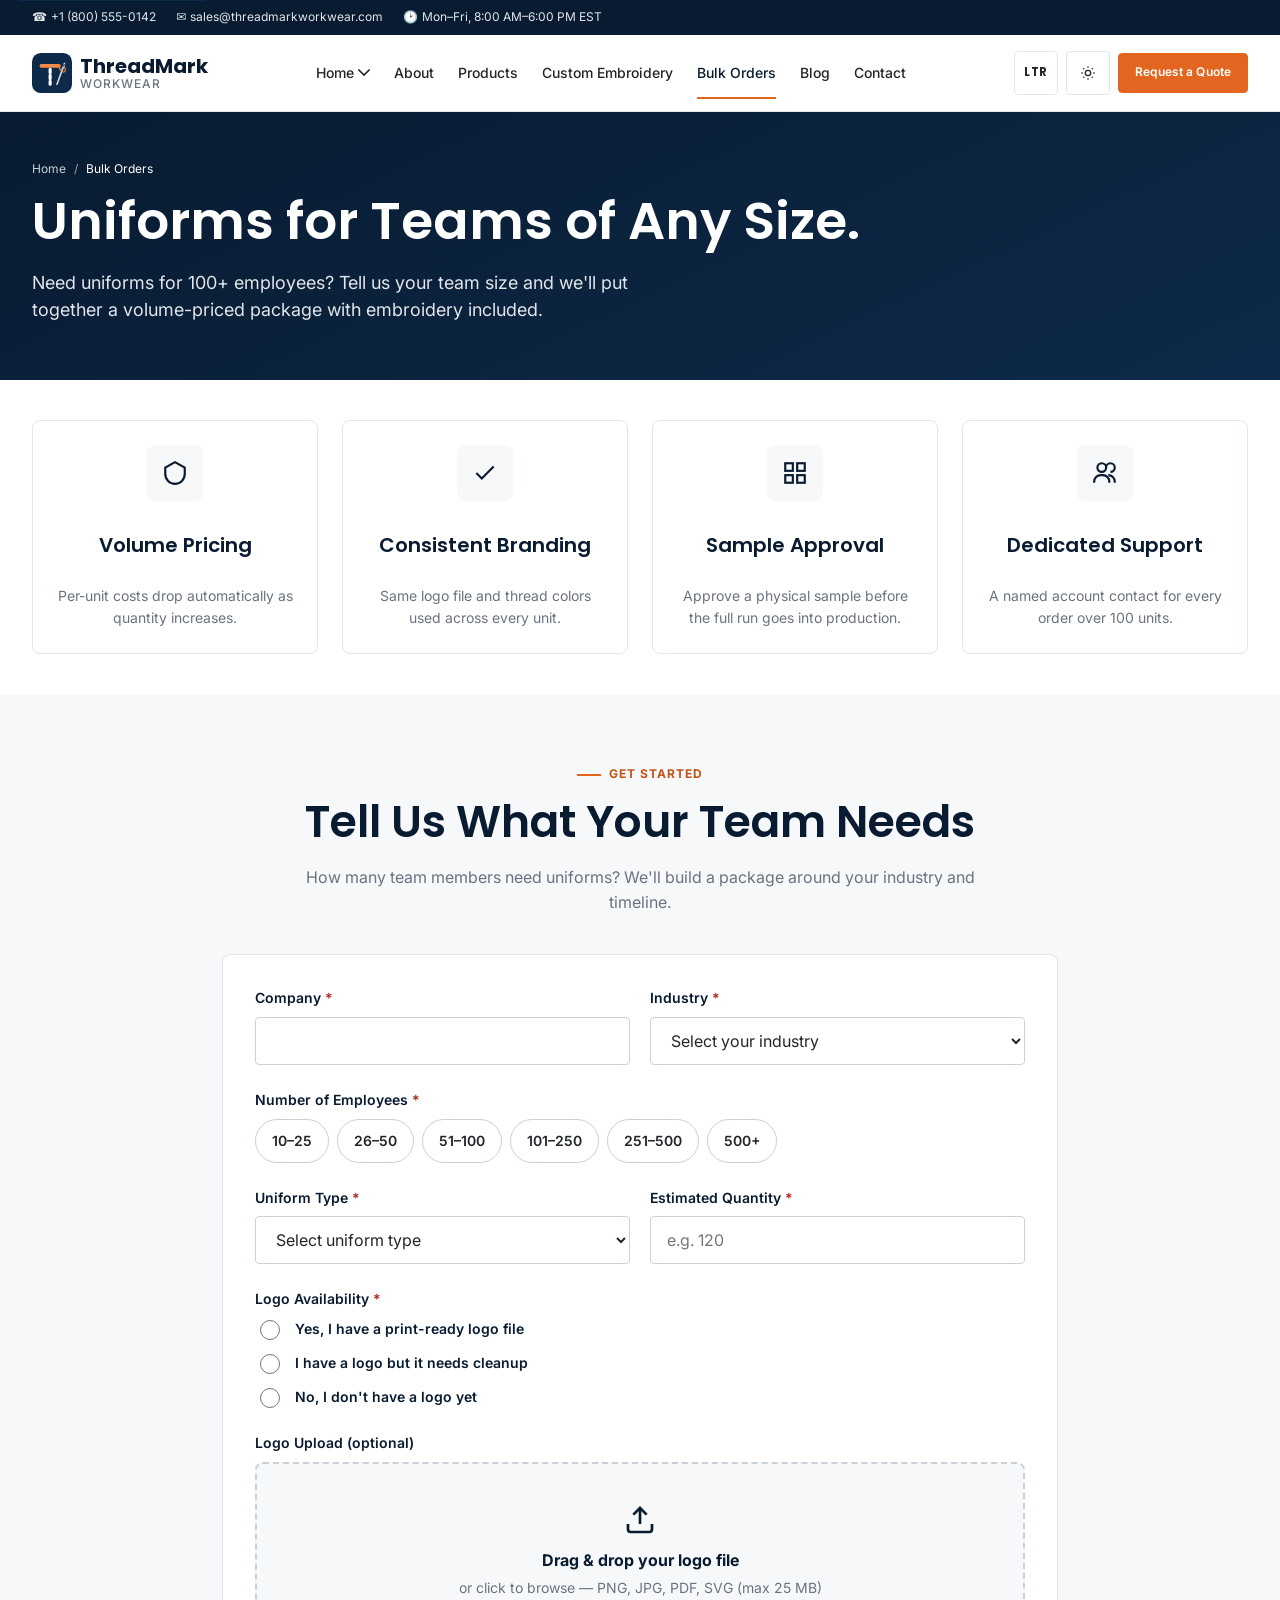
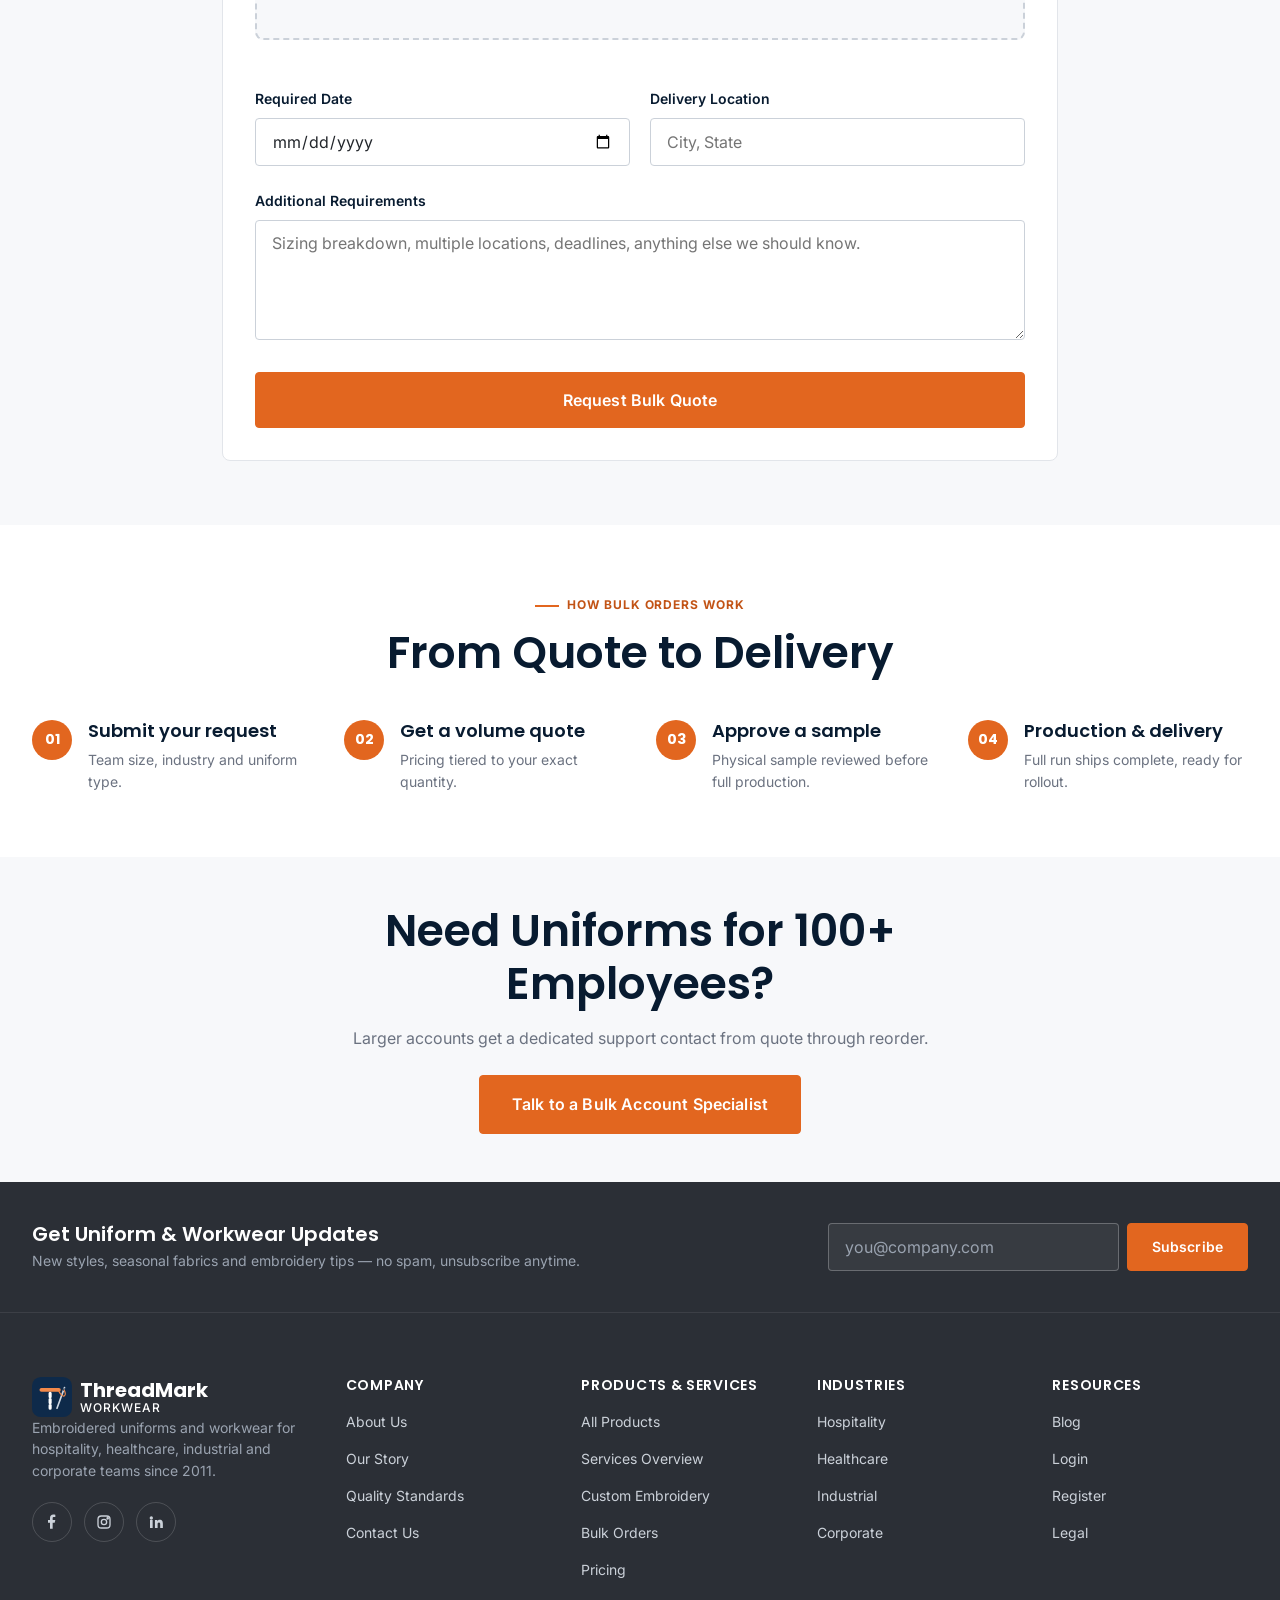
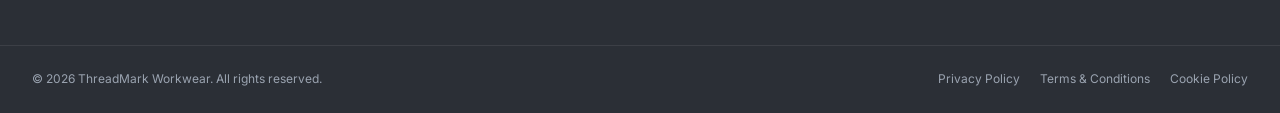
<file: pages/bulk-orders.html>
<!DOCTYPE html>
<html lang="en" dir="ltr">
<head>
  <meta charset="UTF-8">
  <meta name="viewport" content="width=device-width, initial-scale=1.0">
  <script>(function(){var d=document.documentElement;try{var t=localStorage.getItem("tm-theme");if(t==="dark"||t==="light"){d.setAttribute("data-theme",t)}var r=localStorage.getItem("tm-dir");if(r==="rtl"||r==="ltr"){d.setAttribute("dir",r)}}catch(e){}})();</script>
  <title>Bulk Uniform Orders for Teams of Any Size | ThreadMark</title>
  <meta name="description" content="Bulk uniform orders for teams of any size: volume pricing, sizing support, consistent embroidery across locations and delivery timelines from ThreadMark.">
  <link rel="canonical" href="https://www.threadmarkworkwear.com/pages/bulk-orders.html">
  <meta property="og:type" content="website">
  <meta property="og:title" content="Bulk Uniform Orders for Teams of Any Size | ThreadMark">
  <meta property="og:description" content="Bulk uniform orders for teams of any size: volume pricing, sizing support, consistent embroidery across locations and delivery timelines from ThreadMark.">
  <meta name="twitter:card" content="summary_large_image">
  <link rel="icon" type="image/svg+xml" href="../assets/images/favicon.svg">
  <link rel="preconnect" href="https://fonts.googleapis.com">
  <link rel="preconnect" href="https://fonts.gstatic.com" crossorigin>
  <link href="https://fonts.googleapis.com/css2?family=Poppins:wght@600;700&family=Inter:wght@400;500;600;700&display=swap" rel="stylesheet">
  <link rel="stylesheet" href="../assets/css/style.css">
  <link rel="stylesheet" href="../assets/css/dark-mode.css">
  <link rel="stylesheet" href="../assets/css/rtl.css">
  <meta property="og:image" content="https://www.threadmarkworkwear.com/assets/images/og-image.jpg" />
  <meta property="og:url" content="https://www.threadmarkworkwear.com/pages/bulk-orders.html" />
  <meta property="og:site_name" content="ThreadMark Workwear" />
  <meta name="twitter:title" content="Bulk Uniform Orders for Teams of Any Size | ThreadMark" />
  <meta name="twitter:description" content="Bulk uniform orders for teams of any size: volume pricing, sizing support, consistent embroidery across locations and delivery timelines from ThreadMark." />
  <meta name="twitter:image" content="https://www.threadmarkworkwear.com/assets/images/og-image.jpg" />
  <script type="application/ld+json">{"@context": "https://schema.org", "@type": "WebPage", "name": "Bulk Uniform Orders for Teams of Any Size | ThreadMark", "description": "Bulk uniform orders for teams of any size: volume pricing, sizing support, consistent embroidery across locations and delivery timelines from ThreadMark.", "url": "https://www.threadmarkworkwear.com/pages/bulk-orders.html", "isPartOf": {"@type": "WebSite", "name": "ThreadMark Workwear", "url": "https://www.threadmarkworkwear.com/"}}</script>
  <script type="application/ld+json">{"@context": "https://schema.org", "@type": "BreadcrumbList", "itemListElement": [{"@type": "ListItem", "position": 1, "name": "Home", "item": "https://www.threadmarkworkwear.com/pages/index.html"}, {"@type": "ListItem", "position": 2, "name": "Bulk Uniform Orders for Teams of Any Size", "item": "https://www.threadmarkworkwear.com/pages/bulk-orders.html"}]}</script>
</head>
<body>
  <a class="skip-link" href="#main">Skip to main content</a>

  <div class="mobile-nav" data-mobile-nav data-open="false">
    <div class="mobile-nav-backdrop"></div>
    <div class="mobile-nav-panel" role="dialog" aria-modal="true" aria-label="Mobile navigation">
      <div class="mobile-nav-head">
        <a href="index.html" class="brand">
          <img class="brand-mark" src="../assets/images/logo-mark.svg" alt="" width="40" height="40">
          <span class="brand-name">ThreadMark<span>Workwear</span></span>
        </a>
        <button type="button" class="nav-toggle" data-nav-close aria-label="Close menu">
          <svg width="20" height="20" viewBox="0 0 24 24" fill="none" stroke="currentColor" stroke-width="2" aria-hidden="true"><line x1="18" y1="6" x2="6" y2="18"/><line x1="6" y1="6" x2="18" y2="18"/></svg>
        </button>
      </div>
      <ul class="mobile-nav-links">
        <li class="mobile-nav-group"><button type="button" class="mobile-nav-group__toggle" aria-expanded="false" aria-controls="mobile-home-links">Home <svg class="mobile-nav-group__chev" width="14" height="14" viewBox="0 0 14 9" fill="none" aria-hidden="true"><path d="M1 1l6 6 6-6" stroke="currentColor" stroke-width="2" stroke-linecap="round"/></svg></button><ul class="mobile-nav-sub" id="mobile-home-links" hidden><li><a href="index.html">Home 1 — Uniform Supplier</a></li><li><a href="home-2.html">Home 2 — Industry Solutions</a></li></ul></li>
        <li><a href="about.html">About</a></li>
        <li><a href="products.html">Products</a></li>
        <li><a href="custom-embroidery.html">Custom Embroidery</a></li>
        <li><a href="bulk-orders.html" aria-current="page">Bulk Orders</a></li>
        <li><a href="blog.html">Blog</a></li>
        <li><a href="contact.html">Contact</a></li>
      </ul>
      <div class="mobile-nav-cta">
        <a href="contact.html" class="btn btn-accent btn-block">Request a Quote</a>
      </div>
      <div class="mobile-nav-info">
        <span>Call us: <a href="tel:+18005550142">+1 (800) 555-0142</a></span>
        <span>Email: <a href="mailto:sales@threadmarkworkwear.com">sales@threadmarkworkwear.com</a></span>
        <span>Mon–Fri, 8:00 AM–6:00 PM EST</span>
      </div>
    </div>
  </div>

  <header class="site-header">
    <div class="header-topbar">
      <div class="container">
        <div class="topbar-info">
          <a href="tel:+18005550142"><span class="icon" aria-hidden="true">&#9742;</span>+1 (800) 555-0142</a>
          <a href="mailto:sales@threadmarkworkwear.com" class="hide-mobile"><span class="icon" aria-hidden="true">&#9993;</span>sales@threadmarkworkwear.com</a>
          <span class="hide-mobile"><span class="icon" aria-hidden="true">&#128337;</span>Mon–Fri, 8:00 AM–6:00 PM EST</span>
        </div>
      </div>
    </div>
    <div class="header-main">
      <div class="container">
        <a href="index.html" class="brand">
          <img class="brand-mark" src="../assets/images/logo-mark.svg" alt="" width="40" height="40">
          <span class="brand-name">ThreadMark<span>Workwear</span></span>
        </a>
        <nav class="main-nav" aria-label="Primary">
          <div class="nav-menu">
            <a href="index.html" class="nav-menu__link">Home <svg class="nav-menu__chev" width="12" height="12" viewBox="0 0 14 9" fill="none" aria-hidden="true"><path d="M1 1l6 6 6-6" stroke="currentColor" stroke-width="2" stroke-linecap="round"/></svg></a>
            <div class="nav-menu__list">
              <a href="index.html">Home 1 — Uniform Supplier</a>
              <a href="home-2.html">Home 2 — Industry Solutions</a>
            </div>
          </div>
          <a href="about.html">About</a>
          <a href="products.html">Products</a>
          <a href="custom-embroidery.html">Custom Embroidery</a>
          <a href="bulk-orders.html" aria-current="page">Bulk Orders</a>
          <a href="blog.html">Blog</a>
          <a href="contact.html">Contact</a>
        </nav>
        <div class="header-actions">
          <button type="button" class="dir-toggle" data-dir-toggle aria-pressed="false" aria-label="Switch to right-to-left layout" title="Switch text direction">LTR</button>
          <button type="button" class="theme-toggle" data-theme-toggle aria-pressed="false" aria-label="Toggle dark mode">
          <svg class="icon-sun" width="16" height="16" viewBox="0 0 24 24" fill="none" stroke="currentColor" stroke-width="2" aria-hidden="true"><circle cx="12" cy="12" r="4"/><path d="M12 2v2M12 20v2M4.9 4.9l1.4 1.4M17.7 17.7l1.4 1.4M2 12h2M20 12h2M4.9 19.1l1.4-1.4M17.7 6.3l1.4-1.4"/></svg>
          <svg class="icon-moon" width="16" height="16" viewBox="0 0 24 24" fill="none" stroke="currentColor" stroke-width="2" aria-hidden="true"><path d="M21 12.8A9 9 0 1 1 11.2 3 7 7 0 0 0 21 12.8Z"/></svg>
        </button>
          <a href="contact.html" class="btn btn-accent btn-sm">Request a Quote</a>
          <button type="button" class="nav-toggle" data-nav-toggle aria-label="Open menu" aria-expanded="false">
            <svg width="20" height="20" viewBox="0 0 24 24" fill="none" stroke="currentColor" stroke-width="2" aria-hidden="true"><line x1="3" y1="6" x2="21" y2="6"/><line x1="3" y1="12" x2="21" y2="12"/><line x1="3" y1="18" x2="21" y2="18"/></svg>
          </button>
        </div>
      </div>
    </div>
  </header>

  <main id="main">
    <section class="page-hero">
      <div class="container">
        <ol class="breadcrumb">
          <li><a href="index.html">Home</a></li>
          <li aria-current="page">Bulk Orders</li>
        </ol>
        <h1>Uniforms for Teams of Any Size.</h1>
        <p>Need uniforms for 100+ employees? Tell us your team size and we'll put together a volume-priced package with embroidery included.</p>
      </div>
    </section>

    <!-- ==========================================================================
         BENEFITS
    ========================================================================== -->
    <section class="section-sm">
      <div class="container">
        <h2 class="visually-hidden">Why teams order in bulk with ThreadMark</h2>
        <div class="grid grid-4">
          <div class="value-card card">
            <div class="service-icon" style="margin-inline:auto;"><svg width="26" height="26" viewBox="0 0 24 24" fill="none" stroke="currentColor" stroke-width="2" aria-hidden="true"><path d="M12 2 3 7v6c0 5 4 9 9 9s9-4 9-9V7z"/></svg></div>
            <h3>Volume Pricing</h3>
            <p class="text-muted" style="font-size:var(--fs-sm);">Per-unit costs drop automatically as quantity increases.</p>
          </div>
          <div class="value-card card">
            <div class="service-icon" style="margin-inline:auto;"><svg width="26" height="26" viewBox="0 0 24 24" fill="none" stroke="currentColor" stroke-width="2" aria-hidden="true"><path d="M20 6 9 17l-5-5"/></svg></div>
            <h3>Consistent Branding</h3>
            <p class="text-muted" style="font-size:var(--fs-sm);">Same logo file and thread colors used across every unit.</p>
          </div>
          <div class="value-card card">
            <div class="service-icon" style="margin-inline:auto;"><svg width="26" height="26" viewBox="0 0 24 24" fill="none" stroke="currentColor" stroke-width="2" aria-hidden="true"><rect x="3" y="3" width="7" height="7"/><rect x="14" y="3" width="7" height="7"/><rect x="14" y="14" width="7" height="7"/><rect x="3" y="14" width="7" height="7"/></svg></div>
            <h3>Sample Approval</h3>
            <p class="text-muted" style="font-size:var(--fs-sm);">Approve a physical sample before the full run goes into production.</p>
          </div>
          <div class="value-card card">
            <div class="service-icon" style="margin-inline:auto;"><svg width="26" height="26" viewBox="0 0 24 24" fill="none" stroke="currentColor" stroke-width="2" aria-hidden="true"><circle cx="9" cy="7" r="4"/><path d="M17 11a4 4 0 1 0-4-4"/><path d="M2 21v-1a6 6 0 0 1 6-6h2a6 6 0 0 1 6 6v1"/><path d="M15 14a6 6 0 0 1 6 6v1"/></svg></div>
            <h3>Dedicated Support</h3>
            <p class="text-muted" style="font-size:var(--fs-sm);">A named account contact for every order over 100 units.</p>
          </div>
        </div>
      </div>
    </section>

    <!-- ==========================================================================
         BULK ORDER FORM
    ========================================================================== -->
    <section class="section section-alt" aria-labelledby="bulkFormHeading">
      <div class="container" style="max-width: 900px;">
        <div class="section-head center">
          <span class="eyebrow">Get Started</span>
          <h2 id="bulkFormHeading">Tell Us What Your Team Needs</h2>
          <p class="text-muted">How many team members need uniforms? We'll build a package around your industry and timeline.</p>
        </div>

        <form class="card" style="padding: var(--space-8);" data-bulk-form data-validate novalidate>
          <div data-form-success hidden style="background:var(--color-success-bg); color:var(--color-success); padding:var(--space-4); border-radius:var(--radius-sm); margin-block-end:var(--space-6); font-weight:600;">
            Thanks — your bulk order request was received. A dedicated account contact will follow up within one business day.
          </div>

          <div class="form-grid cols-2">
            <div class="field">
              <label for="bulkCompany">Company <span class="required">*</span></label>
              <input type="text" id="bulkCompany" name="company" class="input" required>
              <span class="field-error" role="alert"></span>
            </div>
            <div class="field">
              <label for="bulkIndustry">Industry <span class="required">*</span></label>
              <select id="bulkIndustry" name="industry" class="select" required>
                <option value="">Select your industry</option>
                <option value="hospitality">Hospitality</option>
                <option value="healthcare">Healthcare</option>
                <option value="industrial">Industrial</option>
                <option value="corporate">Corporate</option>
                <option value="retail">Retail</option>
                <option value="construction">Construction</option>
                <option value="education">Education</option>
                <option value="logistics">Logistics</option>
              </select>
              <span class="field-error" role="alert"></span>
            </div>
          </div>

          <div class="field" style="margin-top: var(--space-6);">
            <label id="bulkQtyLabel">Number of Employees <span class="required">*</span></label>
            <div class="quantity-pills" role="radiogroup" aria-labelledby="bulkQtyLabel">
              <label class="quantity-pill"><input type="radio" name="quantityRange" value="10-25" required><span>10–25</span></label>
              <label class="quantity-pill"><input type="radio" name="quantityRange" value="26-50"><span>26–50</span></label>
              <label class="quantity-pill"><input type="radio" name="quantityRange" value="51-100"><span>51–100</span></label>
              <label class="quantity-pill"><input type="radio" name="quantityRange" value="101-250"><span>101–250</span></label>
              <label class="quantity-pill"><input type="radio" name="quantityRange" value="251-500"><span>251–500</span></label>
              <label class="quantity-pill"><input type="radio" name="quantityRange" value="500+"><span>500+</span></label>
            </div>
          </div>

          <div class="form-grid cols-2" style="margin-top: var(--space-6);">
            <div class="field">
              <label for="bulkUniformType">Uniform Type <span class="required">*</span></label>
              <select id="bulkUniformType" name="uniformType" class="select" required>
                <option value="">Select uniform type</option>
                <option value="polo">Polo Shirts</option>
                <option value="shirt">Dress / Work Shirts</option>
                <option value="jacket">Jackets</option>
                <option value="scrub-set">Scrub Sets</option>
                <option value="hivis">High-Visibility Workwear</option>
                <option value="mixed">Mixed / Multiple Types</option>
              </select>
              <span class="field-error" role="alert"></span>
            </div>
            <div class="field">
              <label for="bulkEstQty">Estimated Quantity <span class="required">*</span></label>
              <input type="number" id="bulkEstQty" name="estimatedQuantity" class="input" min="10" placeholder="e.g. 120" required>
              <span class="field-error" role="alert"></span>
            </div>
          </div>

          <div class="field" style="margin-top: var(--space-6);">
            <label id="bulkLogoLabel">Logo Availability <span class="required">*</span></label>
            <div class="radio-group" role="radiogroup" aria-labelledby="bulkLogoLabel">
              <label class="radio-row"><input type="radio" name="logoAvailable" value="yes" required><span>Yes, I have a print-ready logo file</span></label>
              <label class="radio-row"><input type="radio" name="logoAvailable" value="rough"><span>I have a logo but it needs cleanup</span></label>
              <label class="radio-row"><input type="radio" name="logoAvailable" value="no"><span>No, I don't have a logo yet</span></label>
            </div>
            <p class="hint" data-logo-note hidden style="background:var(--color-info-bg); color:var(--color-info); padding:var(--space-3) var(--space-4); border-radius:var(--radius-sm); margin-top:var(--space-3);">No problem — our <a href="custom-embroidery.html" style="text-decoration:underline;">logo digitization service</a> can help create an embroidery-ready file from your existing branding.</p>
          </div>

          <div class="field" data-upload-list="bulkUploadList" style="margin-top: var(--space-6);">
            <label id="bulkUploadLabel">Logo Upload (optional)</label>
            <div class="upload-zone" data-upload-zone data-upload-list="bulkUploadList" tabindex="0" role="button" aria-labelledby="bulkUploadLabel">
              <svg class="icon" width="32" height="32" viewBox="0 0 24 24" fill="none" stroke="currentColor" stroke-width="2" aria-hidden="true"><path d="M21 15v4a2 2 0 0 1-2 2H5a2 2 0 0 1-2-2v-4"/><polyline points="17 8 12 3 7 8"/><line x1="12" y1="3" x2="12" y2="15"/></svg>
              <strong>Drag &amp; drop your logo file</strong>
              <p>or click to browse — PNG, JPG, PDF, SVG (max 25 MB)</p>
              <input type="file" accept=".png,.jpg,.jpeg,.pdf,.svg" multiple>
            </div>
            <div class="upload-list" id="bulkUploadList"></div>
          </div>

          <div class="form-grid cols-2" style="margin-top: var(--space-6);">
            <div class="field">
              <label for="bulkDate">Required Date</label>
              <input type="date" id="bulkDate" name="requiredDate" class="input">
            </div>
            <div class="field">
              <label for="bulkLocation">Delivery Location</label>
              <input type="text" id="bulkLocation" name="deliveryLocation" class="input" placeholder="City, State">
            </div>
          </div>

          <div class="field" style="margin-top: var(--space-6);">
            <label for="bulkNotes">Additional Requirements</label>
            <textarea id="bulkNotes" name="notes" class="input" rows="4" placeholder="Sizing breakdown, multiple locations, deadlines, anything else we should know."></textarea>
          </div>

          <button type="submit" class="btn btn-accent btn-lg btn-block" style="margin-top: var(--space-8);">
            <span class="spinner" aria-hidden="true"></span>
            <span class="btn-label">Request Bulk Quote</span>
          </button>
        </form>
      </div>
    </section>

    <!-- ==========================================================================
         BULK PROCESS
    ========================================================================== -->
    <section class="section">
      <div class="container">
        <div class="section-head center">
          <span class="eyebrow">How Bulk Orders Work</span>
          <h2>From Quote to Delivery</h2>
        </div>
        <ol class="process-list">
          <li class="process-step"><h3>Submit your request</h3><p>Team size, industry and uniform type.</p></li>
          <li class="process-step"><h3>Get a volume quote</h3><p>Pricing tiered to your exact quantity.</p></li>
          <li class="process-step"><h3>Approve a sample</h3><p>Physical sample reviewed before full production.</p></li>
          <li class="process-step"><h3>Production &amp; delivery</h3><p>Full run ships complete, ready for rollout.</p></li>
        </ol>
      </div>
    </section>

    <section class="section section-alt" style="padding-block: var(--space-12);">
      <div class="container text-center" style="max-width:680px;">
        <h2>Need Uniforms for 100+ Employees?</h2>
        <p class="text-muted" style="margin-block: var(--space-4) var(--space-6);">Larger accounts get a dedicated support contact from quote through reorder.</p>
        <a href="contact.html" class="btn btn-accent btn-lg">Talk to a Bulk Account Specialist</a>
      </div>
    </section>
  </main>

  <footer class="site-footer">
    <div class="footer-newsletter">
      <div class="container footer-newsletter-inner">
        <div>
          <h3>Get Uniform &amp; Workwear Updates</h3>
          <p>New styles, seasonal fabrics and embroidery tips — no spam, unsubscribe anytime.</p>
        </div>
        <form class="newsletter-form" data-custom-submit="true">
          <label for="footerNewsletterEmail7" class="visually-hidden">Email address</label>
          <input type="email" id="footerNewsletterEmail7" class="input" placeholder="you@company.com" required>
          <button type="submit" class="btn btn-accent">Subscribe</button>
        </form>
      </div>
    </div>
    <div class="footer-top">
      <div class="container footer-grid">
        <div class="footer-brand">
          <a href="index.html" class="brand">
            <img class="brand-mark" src="../assets/images/logo-mark.svg" alt="" width="40" height="40">
            <span class="brand-name">ThreadMark<span>Workwear</span></span>
          </a>
          <p>Embroidered uniforms and workwear for hospitality, healthcare, industrial and corporate teams since 2011.</p>
          <div class="footer-social">
            <a href="https://www.facebook.com/threadmarkworkwear" aria-label="ThreadMark on Facebook" target="_blank" rel="noopener"><svg width="16" height="16" viewBox="0 0 24 24" fill="currentColor" aria-hidden="true"><path d="M13 22v-9h3l1-4h-4V6.5C13 5.3 13.4 4.5 15.1 4.5H17V1.1C16.6 1 15.3.8 13.9.8 10.9.8 9 2.6 9 6.1V9H6v4h3v9h4Z"/></svg></a>
            <a href="https://www.instagram.com/threadmarkworkwear" aria-label="ThreadMark on Instagram" target="_blank" rel="noopener"><svg width="16" height="16" viewBox="0 0 24 24" fill="none" stroke="currentColor" stroke-width="2" aria-hidden="true"><rect x="3" y="3" width="18" height="18" rx="5"/><circle cx="12" cy="12" r="4"/><circle cx="17.5" cy="6.5" r="1"/></svg></a>
            <a href="https://www.linkedin.com/company/threadmarkworkwear" aria-label="ThreadMark on LinkedIn" target="_blank" rel="noopener"><svg width="16" height="16" viewBox="0 0 24 24" fill="currentColor" aria-hidden="true"><path d="M4.98 3.5a2.5 2.5 0 1 1 0 5 2.5 2.5 0 0 1 0-5ZM3 9h4v12H3V9Zm7 0h3.8v1.7h.1c.5-.9 1.8-1.9 3.7-1.9 4 0 4.7 2.6 4.7 6V21h-4v-5.3c0-1.3 0-3-1.8-3s-2.1 1.4-2.1 2.9V21h-4V9Z"/></svg></a>
          </div>
        </div>
        <div class="footer-col">
          <h3>Company</h3>
          <ul>
            <li><a href="about.html">About Us</a></li>
            <li><a href="about.html#story">Our Story</a></li>
            <li><a href="about.html#quality">Quality Standards</a></li>
            <li><a href="contact.html">Contact Us</a></li>
          </ul>
        </div>
        <div class="footer-col">
          <h3>Products &amp; Services</h3>
          <ul>
            <li><a href="products.html">All Products</a></li>
            <li><a href="services.html">Services Overview</a></li>
            <li><a href="custom-embroidery.html">Custom Embroidery</a></li>
            <li><a href="bulk-orders.html">Bulk Orders</a></li>
            <li><a href="pricing.html">Pricing</a></li>
          </ul>
        </div>
        <div class="footer-col">
          <h3>Industries</h3>
          <ul>
            <li><a href="products.html?category=hospitality">Hospitality</a></li>
            <li><a href="products.html?category=healthcare">Healthcare</a></li>
            <li><a href="products.html?category=industrial">Industrial</a></li>
            <li><a href="products.html?category=corporate">Corporate</a></li>
          </ul>
        </div>
        <div class="footer-col">
          <h3>Resources</h3>
          <ul>
            <li><a href="blog.html">Blog</a></li>
            <li><a href="login.html">Login</a></li>
            <li><a href="register.html">Register</a></li>
            <li><a href="legal.html">Legal</a></li>
          </ul>
        </div>
      </div>
    </div>
    <div class="footer-bottom">
      <div class="container">
        <span>&copy; 2026 ThreadMark Workwear. All rights reserved.</span>
        <div class="footer-legal-links">
          <a href="legal.html#privacy">Privacy Policy</a>
          <a href="legal.html#terms">Terms &amp; Conditions</a>
          <a href="legal.html#cookies">Cookie Policy</a>
        </div>
      </div>
    </div>
  </footer>

  <script src="../assets/js/main.js"></script>
  <script src="../assets/js/bulk-orders.js"></script>
</body>
</html>
</file>
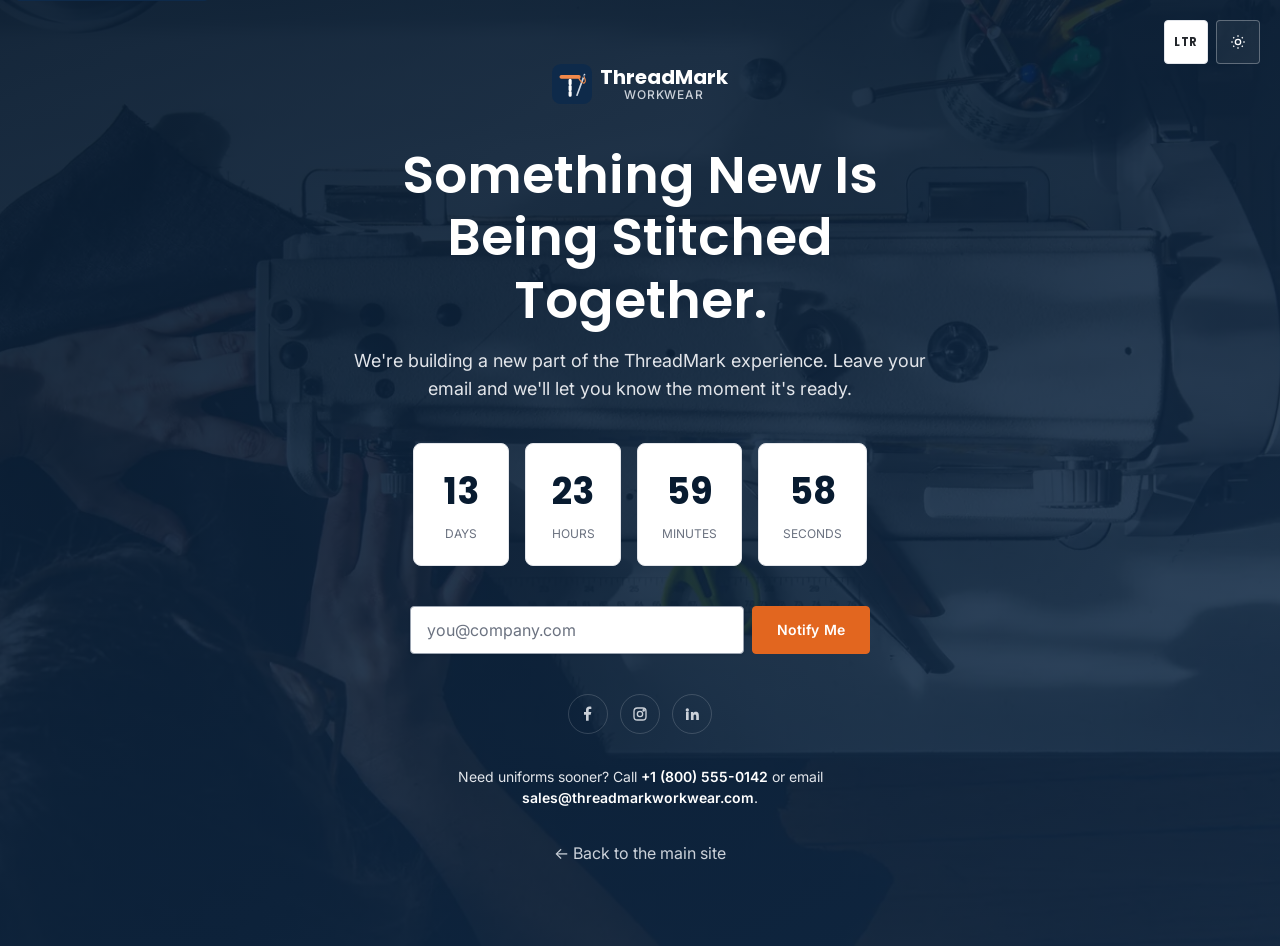
<file: pages/coming-soon.html>
<!DOCTYPE html>
<html lang="en" dir="ltr">
<head>
  <meta charset="UTF-8">
  <meta name="viewport" content="width=device-width, initial-scale=1.0">
  <script>(function(){var d=document.documentElement;try{var t=localStorage.getItem("tm-theme");if(t==="dark"||t==="light"){d.setAttribute("data-theme",t)}var r=localStorage.getItem("tm-dir");if(r==="rtl"||r==="ltr"){d.setAttribute("dir",r)}}catch(e){}})();</script>
  <title>Something New Is Being Stitched Together | ThreadMark</title>
  <meta name="description" content="ThreadMark Workwear is stitching together something new for uniform buyers. Join the list for launch news, or request a bulk uniform quote today.">
  <meta name="robots" content="noindex">
  <link rel="icon" type="image/svg+xml" href="../assets/images/favicon.svg">
  <link rel="preconnect" href="https://fonts.googleapis.com">
  <link rel="preconnect" href="https://fonts.gstatic.com" crossorigin>
  <link href="https://fonts.googleapis.com/css2?family=Poppins:wght@600;700&family=Inter:wght@400;500;600;700&display=swap" rel="stylesheet">
  <link rel="stylesheet" href="../assets/css/style.css">
  <link rel="stylesheet" href="../assets/css/dark-mode.css">
  <link rel="stylesheet" href="../assets/css/rtl.css">
  <link rel="canonical" href="https://www.threadmarkworkwear.com/pages/coming-soon.html" />
  <meta property="og:type" content="website" />
  <meta property="og:title" content="Something New Is Being Stitched Together | ThreadMark" />
  <meta property="og:description" content="ThreadMark Workwear is stitching together something new for uniform buyers. Join the list for launch news, or request a bulk uniform quote today." />
  <meta property="og:image" content="https://www.threadmarkworkwear.com/assets/images/og-image.jpg" />
  <meta property="og:url" content="https://www.threadmarkworkwear.com/pages/coming-soon.html" />
  <meta property="og:site_name" content="ThreadMark Workwear" />
  <meta name="twitter:card" content="summary_large_image" />
  <meta name="twitter:title" content="Something New Is Being Stitched Together | ThreadMark" />
  <meta name="twitter:description" content="ThreadMark Workwear is stitching together something new for uniform buyers. Join the list for launch news, or request a bulk uniform quote today." />
  <meta name="twitter:image" content="https://www.threadmarkworkwear.com/assets/images/og-image.jpg" />
  <script type="application/ld+json">{"@context": "https://schema.org", "@type": "WebPage", "name": "Something New Is Being Stitched Together | ThreadMark", "description": "ThreadMark Workwear is stitching together something new for uniform buyers. Join the list for launch news, or request a bulk uniform quote today.", "url": "https://www.threadmarkworkwear.com/pages/coming-soon.html", "isPartOf": {"@type": "WebSite", "name": "ThreadMark Workwear", "url": "https://www.threadmarkworkwear.com/"}}</script>
  <script type="application/ld+json">{"@context": "https://schema.org", "@type": "BreadcrumbList", "itemListElement": [{"@type": "ListItem", "position": 1, "name": "Home", "item": "https://www.threadmarkworkwear.com/pages/index.html"}, {"@type": "ListItem", "position": 2, "name": "Something New Is Being Stitched Together", "item": "https://www.threadmarkworkwear.com/pages/coming-soon.html"}]}</script>
</head>
<body>
  <a class="skip-link" href="#main">Skip to main content</a>

  <main id="main">
    <section class="state-page coming-soon-photo" style="color:#fff; min-height:100vh;">
      <img class="coming-soon-bg" src="../assets/images/photos/tm-coming-soon.webp" alt="" width="1600" height="900" fetchpriority="high" decoding="async">
      <div class="coming-soon-tools"><button type="button" class="dir-toggle" data-dir-toggle aria-pressed="false" aria-label="Switch to right-to-left layout" title="Switch text direction">LTR</button><button type="button" class="theme-toggle" data-theme-toggle aria-pressed="false" aria-label="Toggle dark mode"><svg class="icon-sun" width="16" height="16" viewBox="0 0 24 24" fill="none" stroke="currentColor" stroke-width="2" aria-hidden="true"><circle cx="12" cy="12" r="4"/><path d="M12 2v2M12 20v2M4.9 4.9l1.4 1.4M17.7 17.7l1.4 1.4M2 12h2M20 12h2M4.9 19.1l1.4-1.4M17.7 6.3l1.4-1.4"/></svg><svg class="icon-moon" width="16" height="16" viewBox="0 0 24 24" fill="none" stroke="currentColor" stroke-width="2" aria-hidden="true"><path d="M21 12.8A9 9 0 1 1 11.2 3 7 7 0 0 0 21 12.8Z"/></svg></button></div>
      <div class="container">
        <a href="index.html" class="brand" style="justify-content:center; margin-inline:auto; margin-block-end: var(--space-10); width:fit-content;">
          <img class="brand-mark" src="../assets/images/logo-mark.svg" alt="" width="40" height="40">
          <span class="brand-name" style="color:#fff;">ThreadMark<span style="color:var(--color-grey-300);">Workwear</span></span>
        </a>

        <h1 style="color:#fff;">Something New Is Being Stitched Together.</h1>
        <p style="color: var(--color-grey-200); font-size: var(--fs-md); max-width:52ch; margin-inline:auto;">We're building a new part of the ThreadMark experience. Leave your email and we'll let you know the moment it's ready.</p>

        <div class="countdown" data-countdown aria-live="polite">
          <div class="countdown-item"><strong data-days>00</strong><span>Days</span></div>
          <div class="countdown-item"><strong data-hours>00</strong><span>Hours</span></div>
          <div class="countdown-item"><strong data-minutes>00</strong><span>Minutes</span></div>
          <div class="countdown-item"><strong data-seconds>00</strong><span>Seconds</span></div>
        </div>

        <form class="newsletter-form" style="justify-content:center; margin-inline:auto; max-width:460px;" data-custom-submit="true" id="comingSoonForm">
          <label for="comingSoonEmail" class="visually-hidden">Email address</label>
          <input type="email" id="comingSoonEmail" class="input" placeholder="you@company.com" required>
          <button type="submit" class="btn btn-accent">Notify Me</button>
        </form>

        <div class="footer-social" style="justify-content:center; margin-block-start: var(--space-10);">
          <a href="https://www.facebook.com/threadmarkworkwear" aria-label="ThreadMark on Facebook" target="_blank" rel="noopener"><svg width="16" height="16" viewBox="0 0 24 24" fill="currentColor" aria-hidden="true"><path d="M13 22v-9h3l1-4h-4V6.5C13 5.3 13.4 4.5 15.1 4.5H17V1.1C16.6 1 15.3.8 13.9.8 10.9.8 9 2.6 9 6.1V9H6v4h3v9h4Z"/></svg></a>
          <a href="https://www.instagram.com/threadmarkworkwear" aria-label="ThreadMark on Instagram" target="_blank" rel="noopener"><svg width="16" height="16" viewBox="0 0 24 24" fill="none" stroke="currentColor" stroke-width="2" aria-hidden="true"><rect x="3" y="3" width="18" height="18" rx="5"/><circle cx="12" cy="12" r="4"/><circle cx="17.5" cy="6.5" r="1"/></svg></a>
          <a href="https://www.linkedin.com/company/threadmarkworkwear" aria-label="ThreadMark on LinkedIn" target="_blank" rel="noopener"><svg width="16" height="16" viewBox="0 0 24 24" fill="currentColor" aria-hidden="true"><path d="M4.98 3.5a2.5 2.5 0 1 1 0 5 2.5 2.5 0 0 1 0-5ZM3 9h4v12H3V9Zm7 0h3.8v1.7h.1c.5-.9 1.8-1.9 3.7-1.9 4 0 4.7 2.6 4.7 6V21h-4v-5.3c0-1.3 0-3-1.8-3s-2.1 1.4-2.1 2.9V21h-4V9Z"/></svg></a>
        </div>

        <p class="coming-soon-contact">Need uniforms sooner? Call <a href="tel:+18005550142">+1 (800) 555-0142</a> or email <a href="mailto:sales@threadmarkworkwear.com">sales@threadmarkworkwear.com</a>.</p>
        <p style="margin-block-start: var(--space-8);"><a href="index.html" style="color: var(--color-grey-300);">&larr; Back to the main site</a></p>
      </div>
    </section>
  </main>

  <script src="../assets/js/main.js"></script>
  <script>
    (function () {
      var target = new Date();
      target.setDate(target.getDate() + 14);
      var daysEl = document.querySelector('[data-days]');
      var hoursEl = document.querySelector('[data-hours]');
      var minutesEl = document.querySelector('[data-minutes]');
      var secondsEl = document.querySelector('[data-seconds]');

      function pad(n) { return String(n).padStart(2, '0'); }

      function tick() {
        var diff = Math.max(0, target - new Date());
        var days = Math.floor(diff / 86400000);
        var hours = Math.floor((diff % 86400000) / 3600000);
        var minutes = Math.floor((diff % 3600000) / 60000);
        var seconds = Math.floor((diff % 60000) / 1000);
        if (daysEl) daysEl.textContent = pad(days);
        if (hoursEl) hoursEl.textContent = pad(hours);
        if (minutesEl) minutesEl.textContent = pad(minutes);
        if (secondsEl) secondsEl.textContent = pad(seconds);
      }
      tick();
      setInterval(tick, 1000);
    })();
  </script>
</body>
</html>
</file>
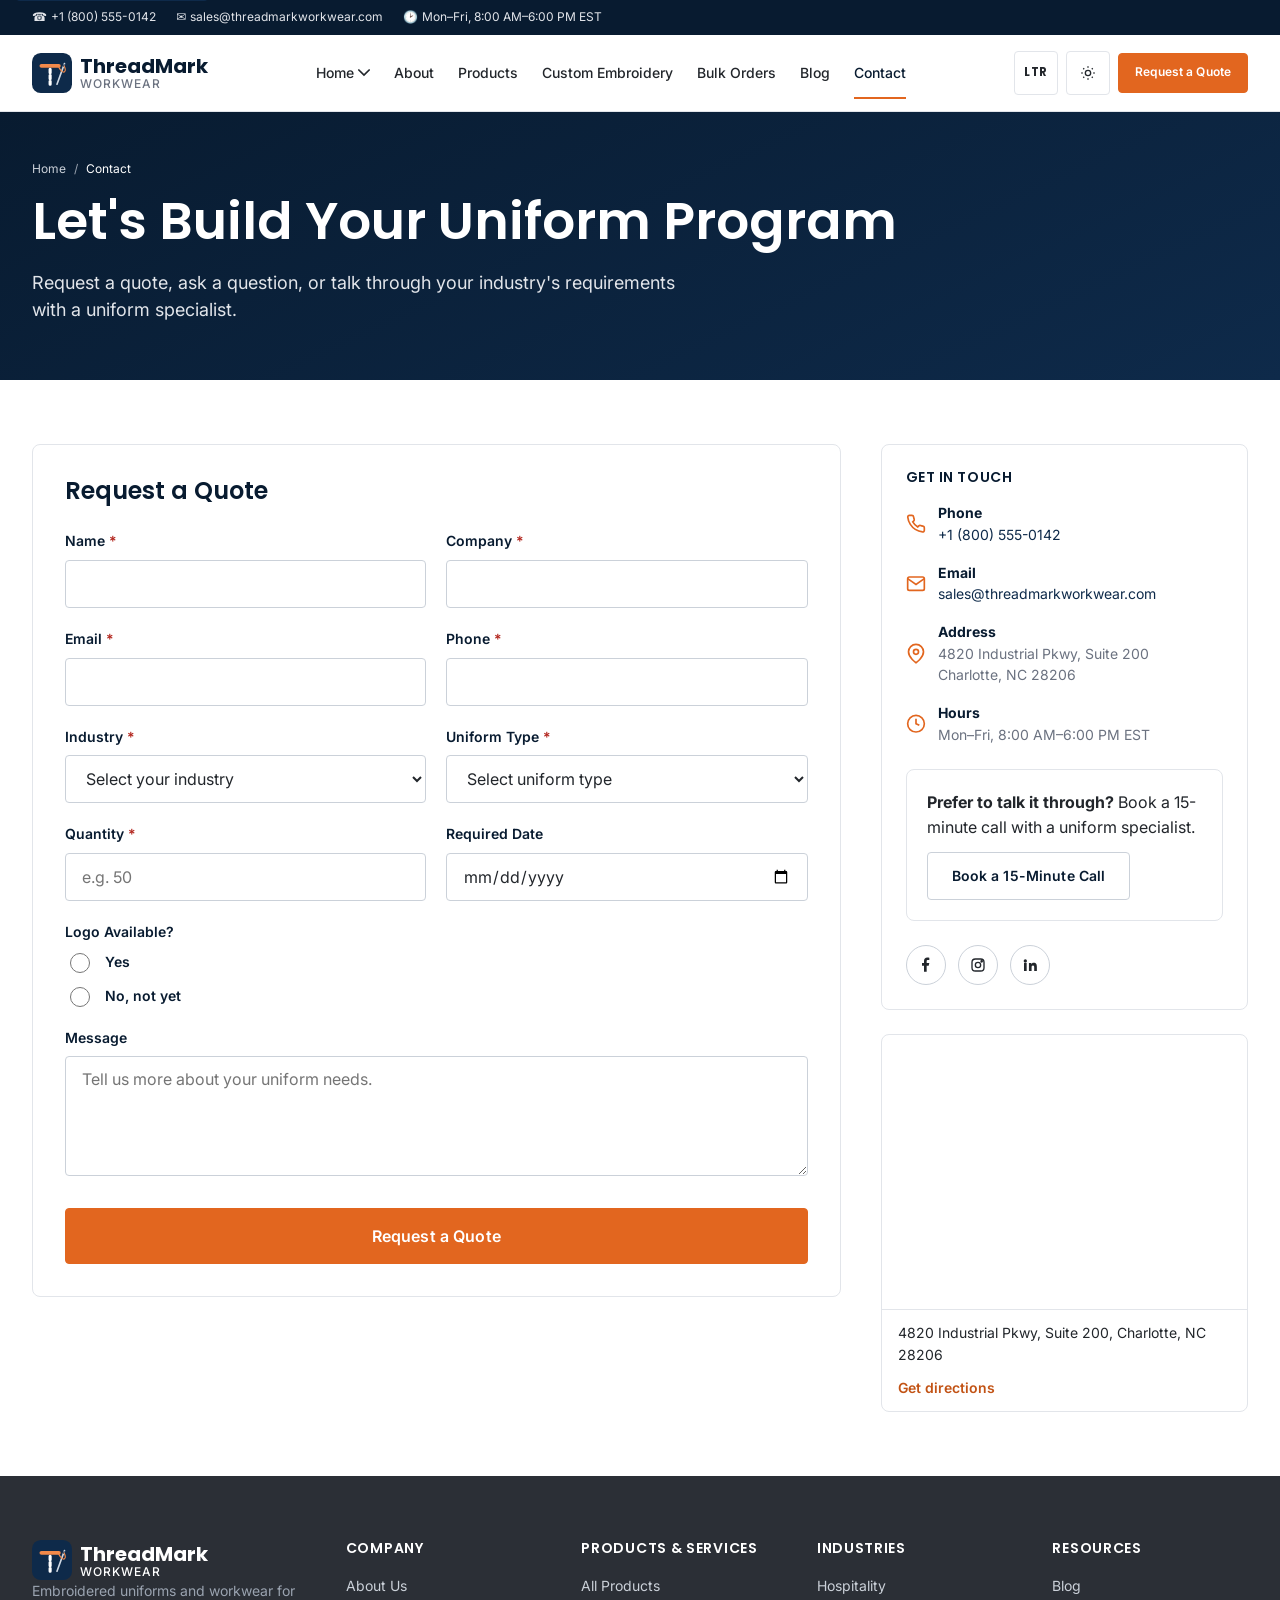
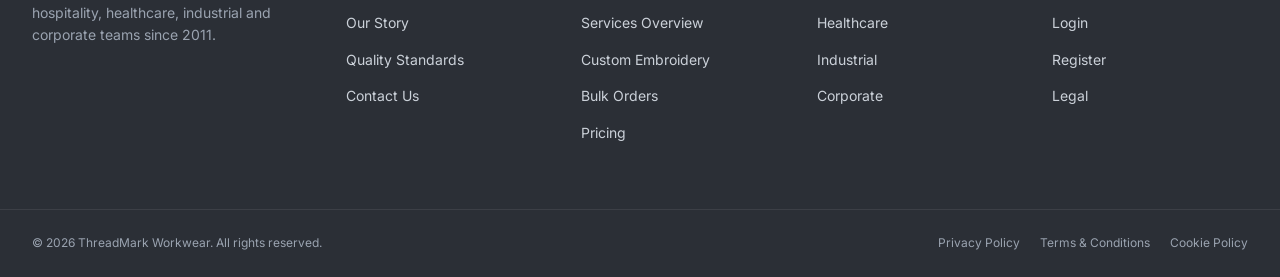
<file: pages/contact.html>
<!DOCTYPE html>
<html lang="en" dir="ltr">
<head>
  <meta charset="UTF-8">
  <meta name="viewport" content="width=device-width, initial-scale=1.0">
  <script>(function(){var d=document.documentElement;try{var t=localStorage.getItem("tm-theme");if(t==="dark"||t==="light"){d.setAttribute("data-theme",t)}var r=localStorage.getItem("tm-dir");if(r==="rtl"||r==="ltr"){d.setAttribute("dir",r)}}catch(e){}})();</script>
  <title>Contact ThreadMark Workwear</title>
  <meta name="description" content="Contact ThreadMark Workwear for a bulk uniform or embroidery quote. Call, email or send your logo and team details and we reply within one business day.">
  <link rel="canonical" href="https://www.threadmarkworkwear.com/pages/contact.html">
  <meta property="og:type" content="website">
  <meta property="og:title" content="Contact ThreadMark Workwear">
  <meta property="og:description" content="Contact ThreadMark Workwear for a bulk uniform or embroidery quote. Call, email or send your logo and team details and we reply within one business day.">
  <meta name="twitter:card" content="summary_large_image">
  <link rel="icon" type="image/svg+xml" href="../assets/images/favicon.svg">
  <link rel="preconnect" href="https://fonts.googleapis.com">
  <link rel="preconnect" href="https://fonts.gstatic.com" crossorigin>
  <link href="https://fonts.googleapis.com/css2?family=Poppins:wght@600;700&family=Inter:wght@400;500;600;700&display=swap" rel="stylesheet">
  <link rel="stylesheet" href="../assets/css/style.css">
  <link rel="stylesheet" href="../assets/css/dark-mode.css">
  <link rel="stylesheet" href="../assets/css/rtl.css">
  <script type="application/ld+json">
  {
    "@context": "https://schema.org",
    "@type": "LocalBusiness",
    "name": "ThreadMark Workwear",
    "image": "https://www.threadmarkworkwear.com/assets/images/favicon.svg",
    "telephone": "+1-800-555-0142",
    "email": "sales@threadmarkworkwear.com",
    "address": {
      "@type": "PostalAddress",
      "streetAddress": "4820 Industrial Pkwy, Suite 200",
      "addressLocality": "Charlotte",
      "addressRegion": "NC",
      "postalCode": "28206",
      "addressCountry": "US"
    },
    "openingHoursSpecification": {
      "@type": "OpeningHoursSpecification",
      "dayOfWeek": ["Monday","Tuesday","Wednesday","Thursday","Friday"],
      "opens": "08:00",
      "closes": "18:00"
    }
  }
  </script>
  <meta property="og:image" content="https://www.threadmarkworkwear.com/assets/images/og-image.jpg" />
  <meta property="og:url" content="https://www.threadmarkworkwear.com/pages/contact.html" />
  <meta property="og:site_name" content="ThreadMark Workwear" />
  <meta name="twitter:title" content="Contact ThreadMark Workwear" />
  <meta name="twitter:description" content="Contact ThreadMark Workwear for a bulk uniform or embroidery quote. Call, email or send your logo and team details and we reply within one business day." />
  <meta name="twitter:image" content="https://www.threadmarkworkwear.com/assets/images/og-image.jpg" />
</head>
<body>
  <a class="skip-link" href="#main">Skip to main content</a>

  <div class="mobile-nav" data-mobile-nav data-open="false">
    <div class="mobile-nav-backdrop"></div>
    <div class="mobile-nav-panel" role="dialog" aria-modal="true" aria-label="Mobile navigation">
      <div class="mobile-nav-head">
        <a href="index.html" class="brand">
          <img class="brand-mark" src="../assets/images/logo-mark.svg" alt="" width="40" height="40">
          <span class="brand-name">ThreadMark<span>Workwear</span></span>
        </a>
        <button type="button" class="nav-toggle" data-nav-close aria-label="Close menu">
          <svg width="20" height="20" viewBox="0 0 24 24" fill="none" stroke="currentColor" stroke-width="2" aria-hidden="true"><line x1="18" y1="6" x2="6" y2="18"/><line x1="6" y1="6" x2="18" y2="18"/></svg>
        </button>
      </div>
      <ul class="mobile-nav-links">
        <li class="mobile-nav-group"><button type="button" class="mobile-nav-group__toggle" aria-expanded="false" aria-controls="mobile-home-links">Home <svg class="mobile-nav-group__chev" width="14" height="14" viewBox="0 0 14 9" fill="none" aria-hidden="true"><path d="M1 1l6 6 6-6" stroke="currentColor" stroke-width="2" stroke-linecap="round"/></svg></button><ul class="mobile-nav-sub" id="mobile-home-links" hidden><li><a href="index.html">Home 1 — Uniform Supplier</a></li><li><a href="home-2.html">Home 2 — Industry Solutions</a></li></ul></li>
        <li><a href="about.html">About</a></li>
        <li><a href="products.html">Products</a></li>
        <li><a href="custom-embroidery.html">Custom Embroidery</a></li>
        <li><a href="bulk-orders.html">Bulk Orders</a></li>
        <li><a href="blog.html">Blog</a></li>
        <li><a href="contact.html" aria-current="page">Contact</a></li>
      </ul>
      <div class="mobile-nav-cta">
        <a href="contact.html" class="btn btn-accent btn-block">Request a Quote</a>
      </div>
      <div class="mobile-nav-info">
        <span>Call us: <a href="tel:+18005550142">+1 (800) 555-0142</a></span>
        <span>Email: <a href="mailto:sales@threadmarkworkwear.com">sales@threadmarkworkwear.com</a></span>
        <span>Mon–Fri, 8:00 AM–6:00 PM EST</span>
      </div>
    </div>
  </div>

  <header class="site-header">
    <div class="header-topbar">
      <div class="container">
        <div class="topbar-info">
          <a href="tel:+18005550142"><span class="icon" aria-hidden="true">&#9742;</span>+1 (800) 555-0142</a>
          <a href="mailto:sales@threadmarkworkwear.com" class="hide-mobile"><span class="icon" aria-hidden="true">&#9993;</span>sales@threadmarkworkwear.com</a>
          <span class="hide-mobile"><span class="icon" aria-hidden="true">&#128337;</span>Mon–Fri, 8:00 AM–6:00 PM EST</span>
        </div>
      </div>
    </div>
    <div class="header-main">
      <div class="container">
        <a href="index.html" class="brand">
          <img class="brand-mark" src="../assets/images/logo-mark.svg" alt="" width="40" height="40">
          <span class="brand-name">ThreadMark<span>Workwear</span></span>
        </a>
        <nav class="main-nav" aria-label="Primary">
          <div class="nav-menu">
            <a href="index.html" class="nav-menu__link">Home <svg class="nav-menu__chev" width="12" height="12" viewBox="0 0 14 9" fill="none" aria-hidden="true"><path d="M1 1l6 6 6-6" stroke="currentColor" stroke-width="2" stroke-linecap="round"/></svg></a>
            <div class="nav-menu__list">
              <a href="index.html">Home 1 — Uniform Supplier</a>
              <a href="home-2.html">Home 2 — Industry Solutions</a>
            </div>
          </div>
          <a href="about.html">About</a>
          <a href="products.html">Products</a>
          <a href="custom-embroidery.html">Custom Embroidery</a>
          <a href="bulk-orders.html">Bulk Orders</a>
          <a href="blog.html">Blog</a>
          <a href="contact.html" aria-current="page">Contact</a>
        </nav>
        <div class="header-actions">
          <button type="button" class="dir-toggle" data-dir-toggle aria-pressed="false" aria-label="Switch to right-to-left layout" title="Switch text direction">LTR</button>
          <button type="button" class="theme-toggle" data-theme-toggle aria-pressed="false" aria-label="Toggle dark mode">
          <svg class="icon-sun" width="16" height="16" viewBox="0 0 24 24" fill="none" stroke="currentColor" stroke-width="2" aria-hidden="true"><circle cx="12" cy="12" r="4"/><path d="M12 2v2M12 20v2M4.9 4.9l1.4 1.4M17.7 17.7l1.4 1.4M2 12h2M20 12h2M4.9 19.1l1.4-1.4M17.7 6.3l1.4-1.4"/></svg>
          <svg class="icon-moon" width="16" height="16" viewBox="0 0 24 24" fill="none" stroke="currentColor" stroke-width="2" aria-hidden="true"><path d="M21 12.8A9 9 0 1 1 11.2 3 7 7 0 0 0 21 12.8Z"/></svg>
        </button>
          <a href="contact.html" class="btn btn-accent btn-sm">Request a Quote</a>
          <button type="button" class="nav-toggle" data-nav-toggle aria-label="Open menu" aria-expanded="false">
            <svg width="20" height="20" viewBox="0 0 24 24" fill="none" stroke="currentColor" stroke-width="2" aria-hidden="true"><line x1="3" y1="6" x2="21" y2="6"/><line x1="3" y1="12" x2="21" y2="12"/><line x1="3" y1="18" x2="21" y2="18"/></svg>
          </button>
        </div>
      </div>
    </div>
  </header>

  <main id="main">
    <section class="page-hero">
      <div class="container">
        <ol class="breadcrumb">
          <li><a href="index.html">Home</a></li>
          <li aria-current="page">Contact</li>
        </ol>
        <h1>Let's Build Your Uniform Program</h1>
        <p>Request a quote, ask a question, or talk through your industry's requirements with a uniform specialist.</p>
      </div>
    </section>

    <section class="section">
      <div class="container content-layout">
        <div>
          <!-- ==========================================================================
               QUOTE FORM
          ========================================================================== -->
          <form id="contact-form" class="card" style="padding: var(--space-8);" data-contact-form data-validate novalidate>
            <div data-form-success hidden style="background:var(--color-success-bg); color:var(--color-success); padding:var(--space-4); border-radius:var(--radius-sm); margin-block-end:var(--space-6); font-weight:600; display:flex; align-items:center; gap:var(--space-2);">
              <svg width="18" height="18" viewBox="0 0 24 24" fill="none" stroke="currentColor" stroke-width="2" aria-hidden="true"><path d="M20 6 9 17l-5-5"/></svg>
              Thanks — your message was sent. We'll respond within one business day.
            </div>
            <div data-form-error hidden style="background:var(--color-danger-bg); color:var(--color-danger); padding:var(--space-4); border-radius:var(--radius-sm); margin-block-end:var(--space-6); font-weight:600;">
              Something went wrong sending your message. Please try again or email us directly.
            </div>

            <h2 style="margin-block-end: var(--space-6); font-size: var(--fs-xl);">Request a Quote</h2>

            <div class="form-grid cols-2">
              <div class="field">
                <label for="contactName">Name <span class="required">*</span></label>
                <input type="text" id="contactName" name="name" class="input" required>
                <span class="field-error" role="alert"></span>
              </div>
              <div class="field">
                <label for="contactCompany">Company <span class="required">*</span></label>
                <input type="text" id="contactCompany" name="company" class="input" required>
                <span class="field-error" role="alert"></span>
              </div>
            </div>

            <div class="form-grid cols-2" style="margin-top: var(--space-5);">
              <div class="field">
                <label for="contactEmail">Email <span class="required">*</span></label>
                <input type="email" id="contactEmail" name="email" class="input" required>
                <span class="field-error" role="alert"></span>
              </div>
              <div class="field">
                <label for="contactPhone">Phone <span class="required">*</span></label>
                <input type="tel" id="contactPhone" name="phone" class="input" required>
                <span class="field-error" role="alert"></span>
              </div>
            </div>

            <div class="form-grid cols-2" style="margin-top: var(--space-5);">
              <div class="field">
                <label for="contactIndustry">Industry <span class="required">*</span></label>
                <select id="contactIndustry" name="industry" class="select" required>
                  <option value="">Select your industry</option>
                  <option value="hospitality">Hospitality</option>
                  <option value="healthcare">Healthcare</option>
                  <option value="industrial">Industrial</option>
                  <option value="corporate">Corporate</option>
                  <option value="retail">Retail</option>
                  <option value="construction">Construction</option>
                  <option value="education">Education</option>
                  <option value="logistics">Logistics</option>
                </select>
                <span class="field-error" role="alert"></span>
              </div>
              <div class="field">
                <label for="contactUniformType">Uniform Type <span class="required">*</span></label>
                <select id="contactUniformType" name="uniformType" class="select" required>
                  <option value="">Select uniform type</option>
                  <option value="polo">Polo Shirts</option>
                  <option value="shirt">Dress / Work Shirts</option>
                  <option value="jacket">Jackets</option>
                  <option value="scrub-set">Scrub Sets</option>
                  <option value="hivis">High-Visibility Workwear</option>
                  <option value="mixed">Mixed / Not Sure Yet</option>
                </select>
                <span class="field-error" role="alert"></span>
              </div>
            </div>

            <div class="form-grid cols-2" style="margin-top: var(--space-5);">
              <div class="field">
                <label for="contactQuantity">Quantity <span class="required">*</span></label>
                <input type="number" id="contactQuantity" name="quantity" class="input" min="1" placeholder="e.g. 50" required>
                <span class="field-error" role="alert"></span>
              </div>
              <div class="field">
                <label for="contactDate">Required Date</label>
                <input type="date" id="contactDate" name="requiredDate" class="input">
              </div>
            </div>

            <div class="field" style="margin-top: var(--space-5);">
              <label id="contactLogoLabel">Logo Available?</label>
              <div class="radio-group" role="radiogroup" aria-labelledby="contactLogoLabel">
                <label class="radio-row"><input type="radio" name="logoAvailable" value="yes"><span>Yes</span></label>
                <label class="radio-row"><input type="radio" name="logoAvailable" value="no"><span>No, not yet</span></label>
              </div>
            </div>

            <div class="field" style="margin-top: var(--space-5);">
              <label for="contactMessage">Message</label>
              <textarea id="contactMessage" name="message" class="input" rows="4" placeholder="Tell us more about your uniform needs."></textarea>
            </div>

            <button type="submit" class="btn btn-accent btn-lg btn-block" style="margin-top: var(--space-8);">
              <span class="spinner" aria-hidden="true"></span>
              <span class="btn-label">Request a Quote</span>
            </button>
          </form>
        </div>

        <!-- ==========================================================================
             CONTACT INFO SIDEBAR
        ========================================================================== -->
        <aside>
          <div class="sidebar-widget">
            <h3>Get in Touch</h3>
            <ul style="list-style:none; padding:0; display:flex; flex-direction:column; gap:var(--space-4); font-size:var(--fs-sm);">
              <li style="display:flex; gap:var(--space-3);">
                <svg width="20" height="20" viewBox="0 0 24 24" fill="none" stroke="currentColor" stroke-width="2" aria-hidden="true" style="flex-shrink:0; color:var(--color-accent);"><path d="M22 16.92v3a2 2 0 0 1-2.18 2 19.79 19.79 0 0 1-8.63-3.07 19.5 19.5 0 0 1-6-6 19.79 19.79 0 0 1-3.07-8.67A2 2 0 0 1 4.11 2h3a2 2 0 0 1 2 1.72c.127.96.361 1.903.7 2.81a2 2 0 0 1-.45 2.11L8.09 9.91a16 16 0 0 0 6 6l1.27-1.27a2 2 0 0 1 2.11-.45c.907.339 1.85.573 2.81.7A2 2 0 0 1 22 16.92Z"/></svg>
                <div><strong style="display:block; color:var(--color-heading);">Phone</strong><a href="tel:+18005550142">+1 (800) 555-0142</a></div>
              </li>
              <li style="display:flex; gap:var(--space-3);">
                <svg width="20" height="20" viewBox="0 0 24 24" fill="none" stroke="currentColor" stroke-width="2" aria-hidden="true" style="flex-shrink:0; color:var(--color-accent);"><rect x="2" y="4" width="20" height="16" rx="2"/><path d="m22 6-10 7L2 6"/></svg>
                <div><strong style="display:block; color:var(--color-heading);">Email</strong><a href="mailto:sales@threadmarkworkwear.com">sales@threadmarkworkwear.com</a></div>
              </li>
              <li style="display:flex; gap:var(--space-3);">
                <svg width="20" height="20" viewBox="0 0 24 24" fill="none" stroke="currentColor" stroke-width="2" aria-hidden="true" style="flex-shrink:0; color:var(--color-accent);"><path d="M21 10c0 7-9 13-9 13s-9-6-9-13a9 9 0 0 1 18 0Z"/><circle cx="12" cy="10" r="3"/></svg>
                <div><strong style="display:block; color:var(--color-heading);">Address</strong><span class="text-muted">4820 Industrial Pkwy, Suite 200<br>Charlotte, NC 28206</span></div>
              </li>
              <li style="display:flex; gap:var(--space-3);">
                <svg width="20" height="20" viewBox="0 0 24 24" fill="none" stroke="currentColor" stroke-width="2" aria-hidden="true" style="flex-shrink:0; color:var(--color-accent);"><circle cx="12" cy="12" r="10"/><polyline points="12 6 12 12 16 14"/></svg>
                <div><strong style="display:block; color:var(--color-heading);">Hours</strong><span class="text-muted">Mon–Fri, 8:00 AM–6:00 PM EST</span></div>
              </li>
            </ul>
            <div class="booking-hook"><p><strong>Prefer to talk it through?</strong> Book a 15-minute call with a uniform specialist.</p>
            <!-- TODO: calendar integration point: set data-booking-url (and the href) to your Calendly / Cal.com / Google appointment page. Until then the link opens the enquiry form. -->
            <a class="btn btn-outline" href="#contact-form" data-booking-link data-booking-url="YOUR_BOOKING_URL">Book a 15-Minute Call</a></div>
            <div class="footer-social" style="margin-top: var(--space-6);">
              <a href="https://www.facebook.com/threadmarkworkwear" aria-label="ThreadMark on Facebook" target="_blank" rel="noopener" style="border-color:var(--color-border-strong); color:var(--color-text);"><svg width="16" height="16" viewBox="0 0 24 24" fill="currentColor" aria-hidden="true"><path d="M13 22v-9h3l1-4h-4V6.5C13 5.3 13.4 4.5 15.1 4.5H17V1.1C16.6 1 15.3.8 13.9.8 10.9.8 9 2.6 9 6.1V9H6v4h3v9h4Z"/></svg></a>
              <a href="https://www.instagram.com/threadmarkworkwear" aria-label="ThreadMark on Instagram" target="_blank" rel="noopener" style="border-color:var(--color-border-strong); color:var(--color-text);"><svg width="16" height="16" viewBox="0 0 24 24" fill="none" stroke="currentColor" stroke-width="2" aria-hidden="true"><rect x="3" y="3" width="18" height="18" rx="5"/><circle cx="12" cy="12" r="4"/><circle cx="17.5" cy="6.5" r="1"/></svg></a>
              <a href="https://www.linkedin.com/company/threadmarkworkwear" aria-label="ThreadMark on LinkedIn" target="_blank" rel="noopener" style="border-color:var(--color-border-strong); color:var(--color-text);"><svg width="16" height="16" viewBox="0 0 24 24" fill="currentColor" aria-hidden="true"><path d="M4.98 3.5a2.5 2.5 0 1 1 0 5 2.5 2.5 0 0 1 0-5ZM3 9h4v12H3V9Zm7 0h3.8v1.7h.1c.5-.9 1.8-1.9 3.7-1.9 4 0 4.7 2.6 4.7 6V21h-4v-5.3c0-1.3 0-3-1.8-3s-2.1 1.4-2.1 2.9V21h-4V9Z"/></svg></a>
            </div>
          </div>

          <!-- Google Maps: keyless interactive embed (zoom, pan, marker). For the Maps Embed API use
               https://www.google.com/maps/embed/v1/place?key=YOUR_GOOGLE_MAPS_API_KEY&q=4820%20Industrial%20Pkwy%2C%20Charlotte%2C%20NC%2028206 -->
          <figure class="sidebar-widget map-embed">
            <iframe src="https://maps.google.com/maps?q=4820%20Industrial%20Pkwy%2C%20Charlotte%2C%20NC%2028206&amp;z=14&amp;output=embed" title="Map showing ThreadMark Workwear at 4820 Industrial Pkwy, Suite 200, Charlotte, NC 28206" loading="lazy" referrerpolicy="no-referrer-when-downgrade" allowfullscreen></iframe>
            <figcaption><span>4820 Industrial Pkwy, Suite 200, Charlotte, NC 28206</span><a href="https://www.google.com/maps/dir/?api=1&amp;destination=4820%20Industrial%20Pkwy%2C%20Charlotte%2C%20NC%2028206" target="_blank" rel="noopener">Get directions</a></figcaption>
          </figure>
        </aside>
      </div>
    </section>
  </main>

  <footer class="site-footer">
    <div class="footer-top">
      <div class="container footer-grid">
        <div class="footer-brand">
          <a href="index.html" class="brand">
            <img class="brand-mark" src="../assets/images/logo-mark.svg" alt="" width="40" height="40">
            <span class="brand-name">ThreadMark<span>Workwear</span></span>
          </a>
          <p>Embroidered uniforms and workwear for hospitality, healthcare, industrial and corporate teams since 2011.</p>
        </div>
        <div class="footer-col">
          <h3>Company</h3>
          <ul>
            <li><a href="about.html">About Us</a></li>
            <li><a href="about.html#story">Our Story</a></li>
            <li><a href="about.html#quality">Quality Standards</a></li>
            <li><a href="contact.html">Contact Us</a></li>
          </ul>
        </div>
        <div class="footer-col">
          <h3>Products &amp; Services</h3>
          <ul>
            <li><a href="products.html">All Products</a></li>
            <li><a href="services.html">Services Overview</a></li>
            <li><a href="custom-embroidery.html">Custom Embroidery</a></li>
            <li><a href="bulk-orders.html">Bulk Orders</a></li>
            <li><a href="pricing.html">Pricing</a></li>
          </ul>
        </div>
        <div class="footer-col">
          <h3>Industries</h3>
          <ul>
            <li><a href="products.html?category=hospitality">Hospitality</a></li>
            <li><a href="products.html?category=healthcare">Healthcare</a></li>
            <li><a href="products.html?category=industrial">Industrial</a></li>
            <li><a href="products.html?category=corporate">Corporate</a></li>
          </ul>
        </div>
        <div class="footer-col">
          <h3>Resources</h3>
          <ul>
            <li><a href="blog.html">Blog</a></li>
            <li><a href="login.html">Login</a></li>
            <li><a href="register.html">Register</a></li>
            <li><a href="legal.html">Legal</a></li>
          </ul>
        </div>
      </div>
    </div>
    <div class="footer-bottom">
      <div class="container">
        <span>&copy; 2026 ThreadMark Workwear. All rights reserved.</span>
        <div class="footer-legal-links">
          <a href="legal.html#privacy">Privacy Policy</a>
          <a href="legal.html#terms">Terms &amp; Conditions</a>
          <a href="legal.html#cookies">Cookie Policy</a>
        </div>
      </div>
    </div>
  </footer>

  <script src="../assets/js/main.js"></script>
</body>
</html>
</file>
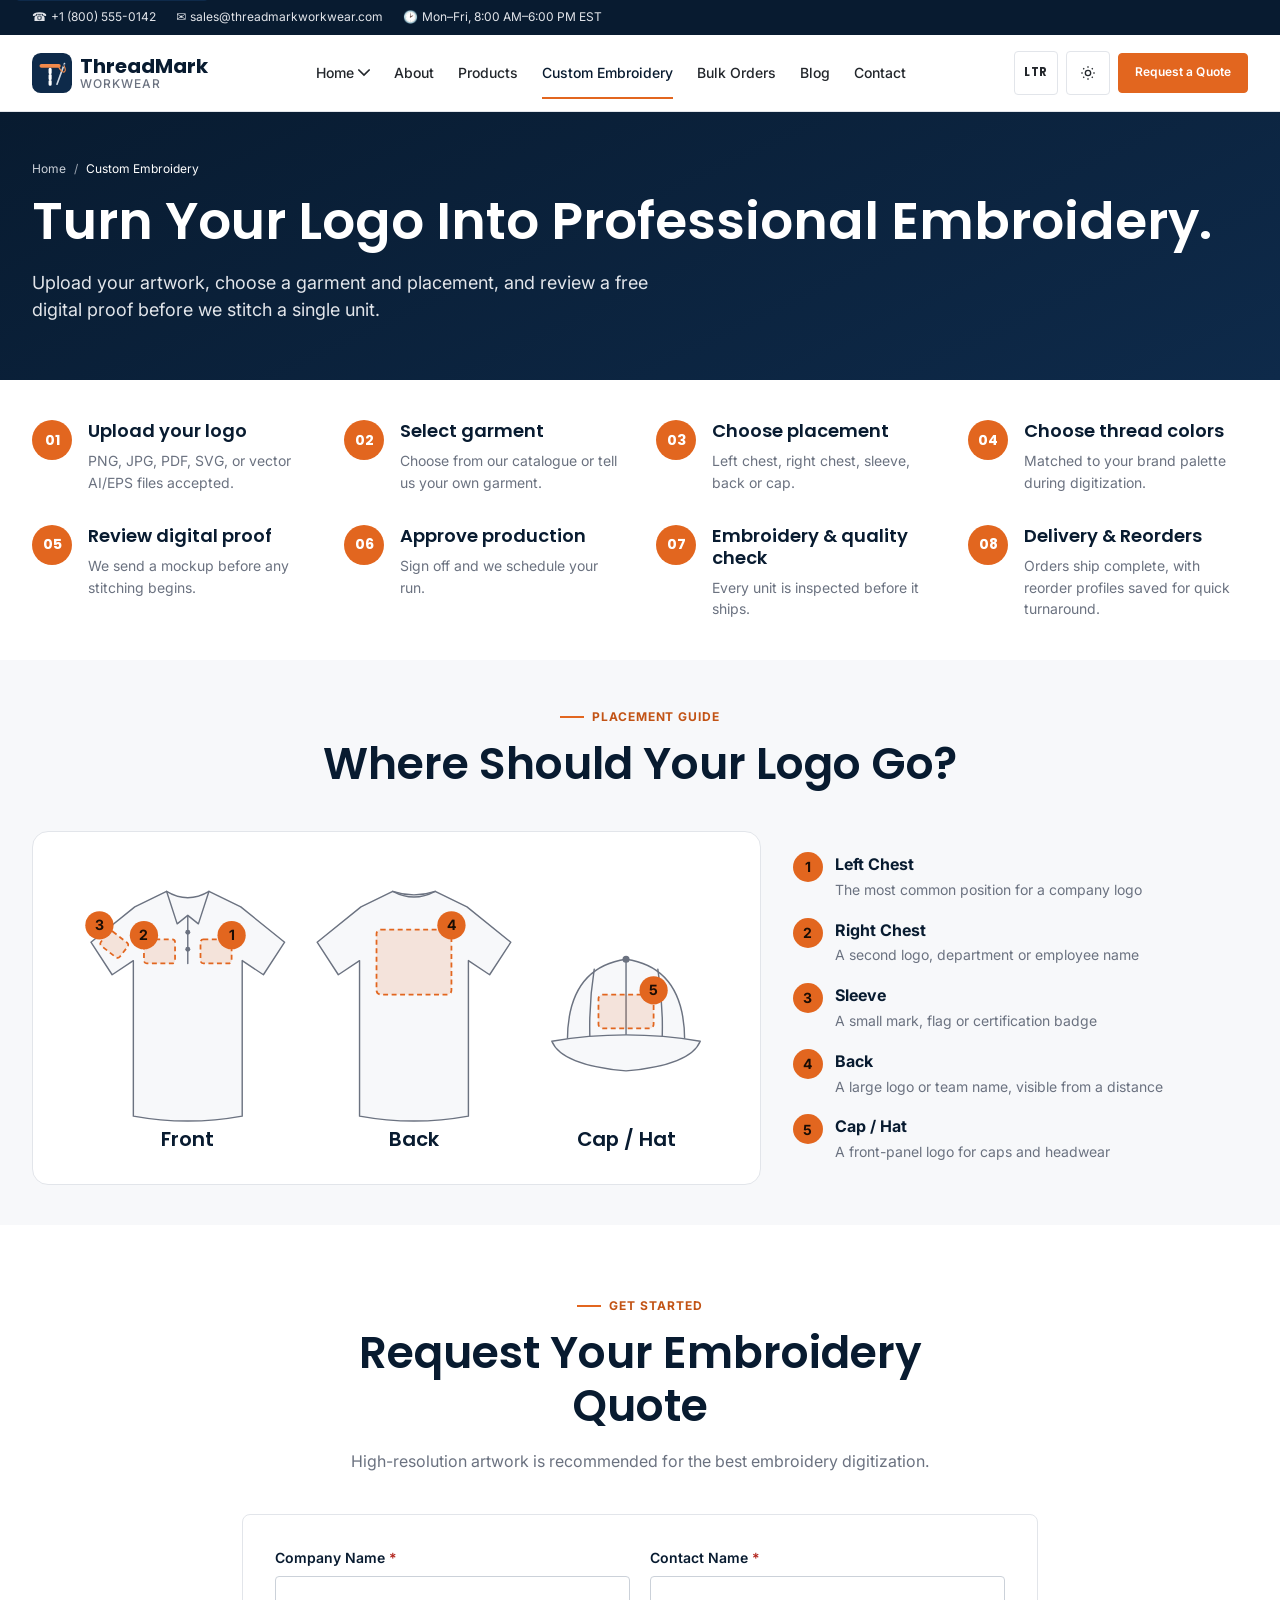
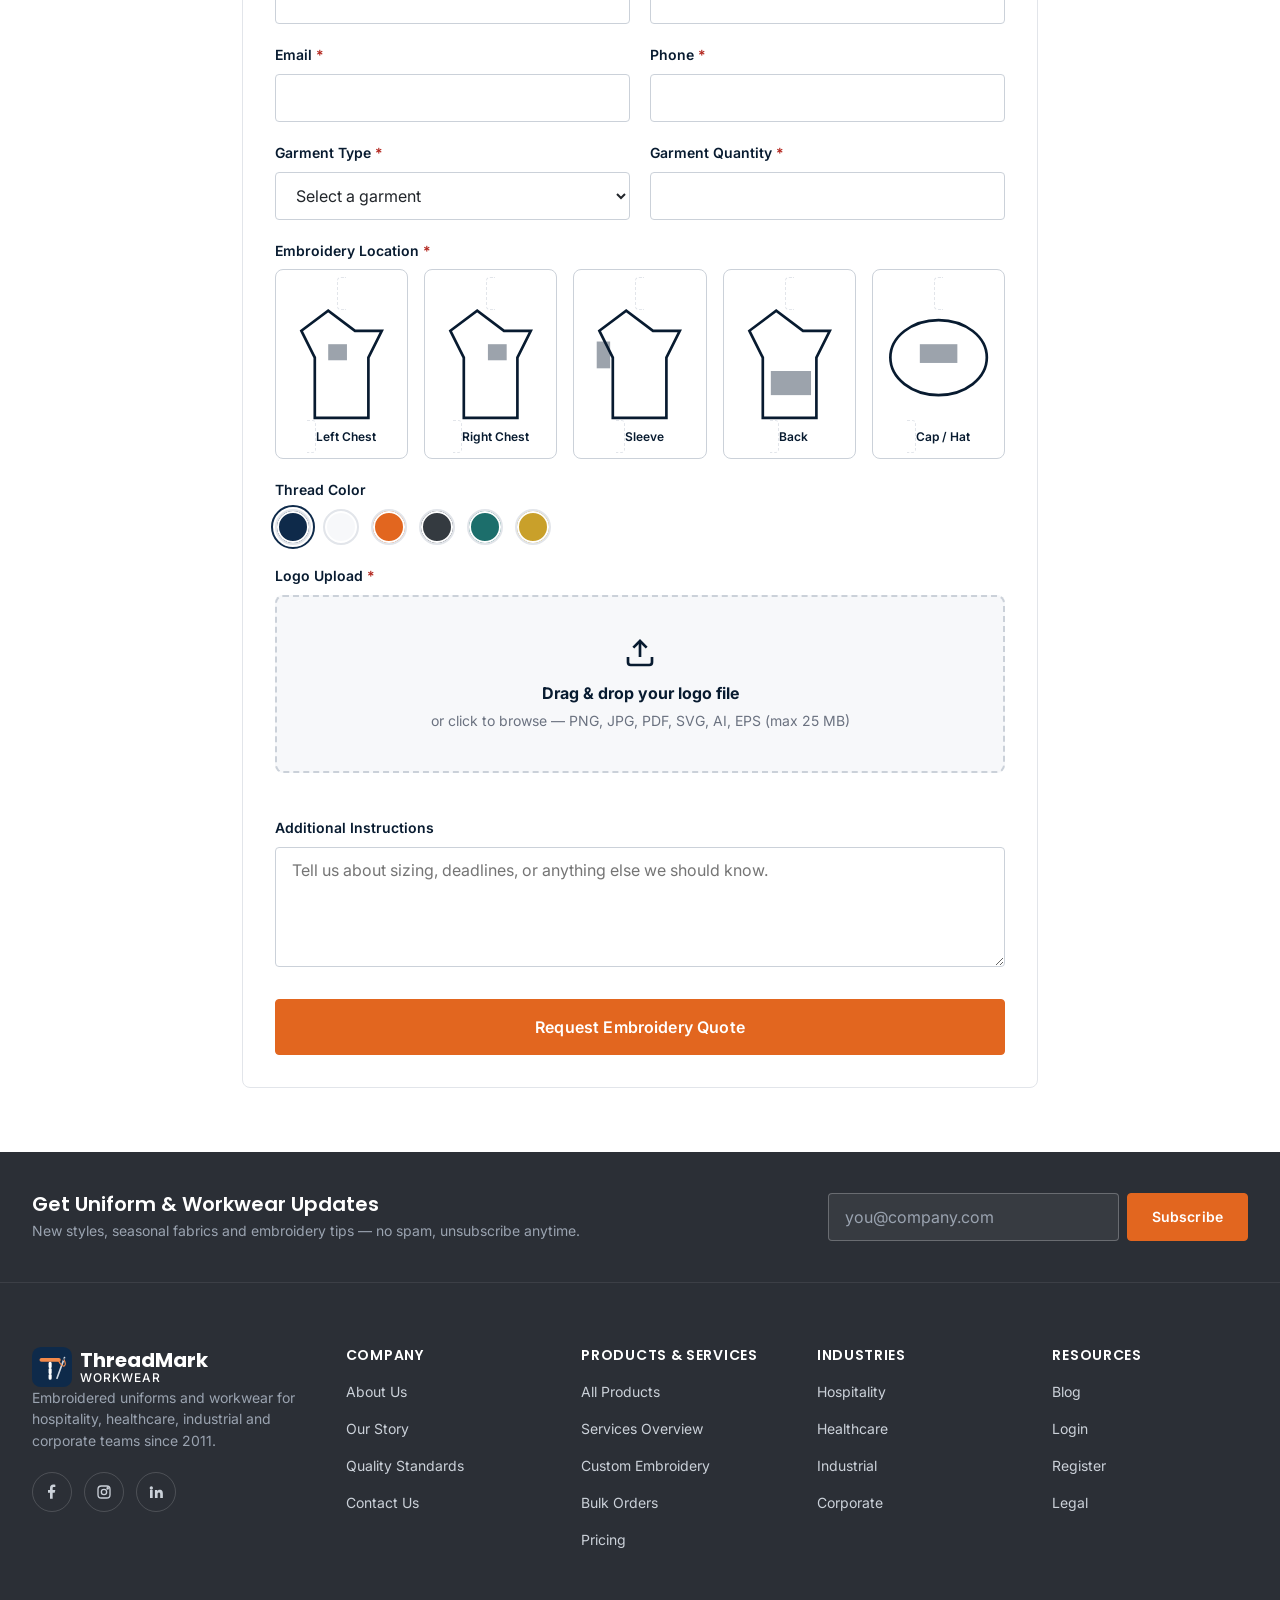
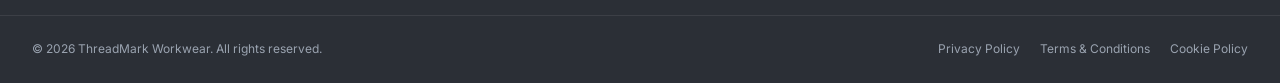
<file: pages/custom-embroidery.html>
<!DOCTYPE html>
<html lang="en" dir="ltr">
<head>
  <meta charset="UTF-8">
  <meta name="viewport" content="width=device-width, initial-scale=1.0">
  <script>(function(){var d=document.documentElement;try{var t=localStorage.getItem("tm-theme");if(t==="dark"||t==="light"){d.setAttribute("data-theme",t)}var r=localStorage.getItem("tm-dir");if(r==="rtl"||r==="ltr"){d.setAttribute("dir",r)}}catch(e){}})();</script>
  <title>Custom Embroidery Services | ThreadMark</title>
  <meta name="description" content="Upload your logo and get a free embroidery proof. Choose garment, placement and thread colors — ThreadMark digitizes and embroiders every uniform in-house.">
  <link rel="canonical" href="https://www.threadmarkworkwear.com/pages/custom-embroidery.html">
  <meta property="og:type" content="website">
  <meta property="og:title" content="Custom Embroidery Services | ThreadMark">
  <meta property="og:description" content="Upload your logo, choose placement and thread colors, and get a free digital embroidery proof.">
  <meta name="twitter:card" content="summary_large_image">
  <link rel="icon" type="image/svg+xml" href="../assets/images/favicon.svg">
  <link rel="preconnect" href="https://fonts.googleapis.com">
  <link rel="preconnect" href="https://fonts.gstatic.com" crossorigin>
  <link href="https://fonts.googleapis.com/css2?family=Poppins:wght@600;700&family=Inter:wght@400;500;600;700&display=swap" rel="stylesheet">
  <link rel="stylesheet" href="../assets/css/style.css">
  <link rel="stylesheet" href="../assets/css/dark-mode.css">
  <link rel="stylesheet" href="../assets/css/rtl.css">
  <script type="application/ld+json">
  {"@context":"https://schema.org","@type":"Service","serviceType":"Custom Embroidery","provider":{"@type":"Organization","name":"ThreadMark Workwear"},"areaServed":"US","description":"Logo digitization, thread color matching and embroidery placement on corporate uniforms and workwear."}
  </script>
  <meta property="og:image" content="https://www.threadmarkworkwear.com/assets/images/og-image.jpg" />
  <meta property="og:url" content="https://www.threadmarkworkwear.com/pages/custom-embroidery.html" />
  <meta property="og:site_name" content="ThreadMark Workwear" />
  <meta name="twitter:title" content="Custom Embroidery Services | ThreadMark" />
  <meta name="twitter:description" content="Upload your logo and get a free embroidery proof. Choose garment, placement and thread colors — ThreadMark digitizes and embroiders every uniform in-house." />
  <meta name="twitter:image" content="https://www.threadmarkworkwear.com/assets/images/og-image.jpg" />
</head>
<body>
  <a class="skip-link" href="#main">Skip to main content</a>

  <div class="mobile-nav" data-mobile-nav data-open="false">
    <div class="mobile-nav-backdrop"></div>
    <div class="mobile-nav-panel" role="dialog" aria-modal="true" aria-label="Mobile navigation">
      <div class="mobile-nav-head">
        <a href="index.html" class="brand">
          <img class="brand-mark" src="../assets/images/logo-mark.svg" alt="" width="40" height="40">
          <span class="brand-name">ThreadMark<span>Workwear</span></span>
        </a>
        <button type="button" class="nav-toggle" data-nav-close aria-label="Close menu">
          <svg width="20" height="20" viewBox="0 0 24 24" fill="none" stroke="currentColor" stroke-width="2" aria-hidden="true"><line x1="18" y1="6" x2="6" y2="18"/><line x1="6" y1="6" x2="18" y2="18"/></svg>
        </button>
      </div>
      <ul class="mobile-nav-links">
        <li class="mobile-nav-group"><button type="button" class="mobile-nav-group__toggle" aria-expanded="false" aria-controls="mobile-home-links">Home <svg class="mobile-nav-group__chev" width="14" height="14" viewBox="0 0 14 9" fill="none" aria-hidden="true"><path d="M1 1l6 6 6-6" stroke="currentColor" stroke-width="2" stroke-linecap="round"/></svg></button><ul class="mobile-nav-sub" id="mobile-home-links" hidden><li><a href="index.html">Home 1 — Uniform Supplier</a></li><li><a href="home-2.html">Home 2 — Industry Solutions</a></li></ul></li>
        <li><a href="about.html">About</a></li>
        <li><a href="products.html">Products</a></li>
        <li><a href="custom-embroidery.html" aria-current="page">Custom Embroidery</a></li>
        <li><a href="bulk-orders.html">Bulk Orders</a></li>
        <li><a href="blog.html">Blog</a></li>
        <li><a href="contact.html">Contact</a></li>
      </ul>
      <div class="mobile-nav-cta">
        <a href="contact.html" class="btn btn-accent btn-block">Request a Quote</a>
      </div>
      <div class="mobile-nav-info">
        <span>Call us: <a href="tel:+18005550142">+1 (800) 555-0142</a></span>
        <span>Email: <a href="mailto:sales@threadmarkworkwear.com">sales@threadmarkworkwear.com</a></span>
        <span>Mon–Fri, 8:00 AM–6:00 PM EST</span>
      </div>
    </div>
  </div>

  <header class="site-header">
    <div class="header-topbar">
      <div class="container">
        <div class="topbar-info">
          <a href="tel:+18005550142"><span class="icon" aria-hidden="true">&#9742;</span>+1 (800) 555-0142</a>
          <a href="mailto:sales@threadmarkworkwear.com" class="hide-mobile"><span class="icon" aria-hidden="true">&#9993;</span>sales@threadmarkworkwear.com</a>
          <span class="hide-mobile"><span class="icon" aria-hidden="true">&#128337;</span>Mon–Fri, 8:00 AM–6:00 PM EST</span>
        </div>
      </div>
    </div>
    <div class="header-main">
      <div class="container">
        <a href="index.html" class="brand">
          <img class="brand-mark" src="../assets/images/logo-mark.svg" alt="" width="40" height="40">
          <span class="brand-name">ThreadMark<span>Workwear</span></span>
        </a>
        <nav class="main-nav" aria-label="Primary">
          <div class="nav-menu">
            <a href="index.html" class="nav-menu__link">Home <svg class="nav-menu__chev" width="12" height="12" viewBox="0 0 14 9" fill="none" aria-hidden="true"><path d="M1 1l6 6 6-6" stroke="currentColor" stroke-width="2" stroke-linecap="round"/></svg></a>
            <div class="nav-menu__list">
              <a href="index.html">Home 1 — Uniform Supplier</a>
              <a href="home-2.html">Home 2 — Industry Solutions</a>
            </div>
          </div>
          <a href="about.html">About</a>
          <a href="products.html">Products</a>
          <a href="custom-embroidery.html" aria-current="page">Custom Embroidery</a>
          <a href="bulk-orders.html">Bulk Orders</a>
          <a href="blog.html">Blog</a>
          <a href="contact.html">Contact</a>
        </nav>
        <div class="header-actions">
          <button type="button" class="dir-toggle" data-dir-toggle aria-pressed="false" aria-label="Switch to right-to-left layout" title="Switch text direction">LTR</button>
          <button type="button" class="theme-toggle" data-theme-toggle aria-pressed="false" aria-label="Toggle dark mode">
          <svg class="icon-sun" width="16" height="16" viewBox="0 0 24 24" fill="none" stroke="currentColor" stroke-width="2" aria-hidden="true"><circle cx="12" cy="12" r="4"/><path d="M12 2v2M12 20v2M4.9 4.9l1.4 1.4M17.7 17.7l1.4 1.4M2 12h2M20 12h2M4.9 19.1l1.4-1.4M17.7 6.3l1.4-1.4"/></svg>
          <svg class="icon-moon" width="16" height="16" viewBox="0 0 24 24" fill="none" stroke="currentColor" stroke-width="2" aria-hidden="true"><path d="M21 12.8A9 9 0 1 1 11.2 3 7 7 0 0 0 21 12.8Z"/></svg>
        </button>
          <a href="contact.html" class="btn btn-accent btn-sm">Request a Quote</a>
          <button type="button" class="nav-toggle" data-nav-toggle aria-label="Open menu" aria-expanded="false">
            <svg width="20" height="20" viewBox="0 0 24 24" fill="none" stroke="currentColor" stroke-width="2" aria-hidden="true"><line x1="3" y1="6" x2="21" y2="6"/><line x1="3" y1="12" x2="21" y2="12"/><line x1="3" y1="18" x2="21" y2="18"/></svg>
          </button>
        </div>
      </div>
    </div>
  </header>

  <main id="main">
    <section class="page-hero">
      <div class="container">
        <ol class="breadcrumb">
          <li><a href="index.html">Home</a></li>
          <li aria-current="page">Custom Embroidery</li>
        </ol>
        <h1>Turn Your Logo Into Professional Embroidery.</h1>
        <p>Upload your artwork, choose a garment and placement, and review a free digital proof before we stitch a single unit.</p>
      </div>
    </section>

    <!-- ==========================================================================
         WORKFLOW STEPS
    ========================================================================== -->
    <section class="section-sm" aria-labelledby="workflowHeading">
      <div class="container">
        <h2 id="workflowHeading" class="visually-hidden">Embroidery workflow steps</h2>
        <ol class="process-list">
          <li class="process-step" data-embroidery-step aria-current="step"><h3>Upload your logo</h3><p>PNG, JPG, PDF, SVG, or vector AI/EPS files accepted.</p></li>
          <li class="process-step" data-embroidery-step><h3>Select garment</h3><p>Choose from our catalogue or tell us your own garment.</p></li>
          <li class="process-step" data-embroidery-step><h3>Choose placement</h3><p>Left chest, right chest, sleeve, back or cap.</p></li>
          <li class="process-step" data-embroidery-step><h3>Choose thread colors</h3><p>Matched to your brand palette during digitization.</p></li>
          <li class="process-step" data-embroidery-step><h3>Review digital proof</h3><p>We send a mockup before any stitching begins.</p></li>
          <li class="process-step" data-embroidery-step><h3>Approve production</h3><p>Sign off and we schedule your run.</p></li>
          <li class="process-step" data-embroidery-step><h3>Embroidery &amp; quality check</h3><p>Every unit is inspected before it ships.</p></li>
          <li class="process-step" data-embroidery-step><h3>Delivery &amp; Reorders</h3><p>Orders ship complete, with reorder profiles saved for quick turnaround.</p></li>
        </ol>
      </div>
    </section>

    <!-- ==========================================================================
         PLACEMENT DIAGRAM REFERENCE
    ========================================================================== -->
    <section class="section-sm section-alt" aria-labelledby="placementHeading">
      <div class="container">
        <div class="section-head center">
          <span class="eyebrow">Placement Guide</span>
          <h2 id="placementHeading">Where Should Your Logo Go?</h2>
        </div>
        <div class="placement-guide">
          <figure class="placement-guide__figure">
            <svg class="placement-guide__art" viewBox="0 0 960 430" role="img" aria-labelledby="pg-title pg-desc">
              <title id="pg-title">Embroidery placement guide</title>
              <desc id="pg-desc">Polo shirt front with zones 1 left chest, 2 right chest and 3 sleeve; polo shirt back with zone 4 upper back; cap with zone 5 front panel.</desc>
              <!-- polo, front -->
              <path class="pg-garment" d="M110,72 L155,50 Q185,68 215,50 L260,72 L322,122 L292,168 L262,148 L262,368 Q185,382 108,368 L108,148 L78,168 L48,122 Z"/>
              <path class="pg-line" d="M155,50 L170,96 L185,84 L200,96 L215,50"/>
              <path class="pg-line" d="M185,84 L185,152"/>
              <circle class="pg-button" cx="185" cy="108" r="3.5"/><circle class="pg-button" cx="185" cy="132" r="3.5"/>
              <rect class="pg-zone" x="203" y="118" width="44" height="34" rx="4"/>
              <rect class="pg-zone" x="123" y="118" width="44" height="34" rx="4"/>
              <rect class="pg-zone" x="64" y="112" width="34" height="26" rx="4" transform="rotate(38 81 125)"/>
              <g class="pg-badge"><circle cx="247" cy="112" r="20"/><text x="247" y="119">1</text></g><g class="pg-badge"><circle cx="123" cy="112" r="20"/><text x="123" y="119">2</text></g><g class="pg-badge"><circle cx="60" cy="98" r="20"/><text x="60" y="105">3</text></g>
              <text class="pg-caption" x="185" y="410">Front</text>
              <!-- polo, back -->
              <path class="pg-garment" d="M430,72 L475,50 Q505,60 535,50 L580,72 L642,122 L612,168 L582,148 L582,368 Q505,382 428,368 L428,148 L398,168 L368,122 Z"/>
              <path class="pg-line" d="M475,50 Q505,66 535,50"/>
              <rect class="pg-zone" x="452" y="104" width="106" height="92" rx="6"/>
              <g class="pg-badge"><circle cx="558" cy="98" r="20"/><text x="558" y="105">4</text></g>
              <text class="pg-caption" x="505" y="410">Back</text>
              <!-- cap -->
              <path class="pg-garment" d="M722,262 Q722,158 805,146 Q888,158 888,262 Z"/>
              <path class="pg-line" d="M805,148 L805,262 M760,160 Q752,210 754,262 M850,160 Q858,210 856,262"/>
              <circle class="pg-button" cx="805" cy="146" r="5"/>
              <path class="pg-garment" d="M700,262 Q805,244 910,262 Q896,296 805,304 Q714,296 700,262 Z"/>
              <rect class="pg-zone" x="766" y="196" width="78" height="48" rx="6"/>
              <g class="pg-badge"><circle cx="844" cy="190" r="20"/><text x="844" y="197">5</text></g>
              <text class="pg-caption" x="805" y="410">Cap / Hat</text>
            </svg>
          </figure>
          <ol class="placement-legend">
            <li><span class="placement-legend__num" aria-hidden="true">1</span><div><strong>Left Chest</strong><span>The most common position for a company logo</span></div></li>
            <li><span class="placement-legend__num" aria-hidden="true">2</span><div><strong>Right Chest</strong><span>A second logo, department or employee name</span></div></li>
            <li><span class="placement-legend__num" aria-hidden="true">3</span><div><strong>Sleeve</strong><span>A small mark, flag or certification badge</span></div></li>
            <li><span class="placement-legend__num" aria-hidden="true">4</span><div><strong>Back</strong><span>A large logo or team name, visible from a distance</span></div></li>
            <li><span class="placement-legend__num" aria-hidden="true">5</span><div><strong>Cap / Hat</strong><span>A front-panel logo for caps and headwear</span></div></li>
          </ol>
        </div>
      </div>
    </section>

    <!-- ==========================================================================
         EMBROIDERY REQUEST FORM
    ========================================================================== -->
    <section class="section" aria-labelledby="formHeading">
      <div class="container" style="max-width: 860px;">
        <div class="section-head center">
          <span class="eyebrow">Get Started</span>
          <h2 id="formHeading">Request Your Embroidery Quote</h2>
          <p class="text-muted">High-resolution artwork is recommended for the best embroidery digitization.</p>
        </div>

        <form class="card" style="padding: var(--space-8);" data-embroidery-form data-validate novalidate>
          <div data-form-success hidden style="background:var(--color-success-bg); color:var(--color-success); padding:var(--space-4); border-radius:var(--radius-sm); margin-block-end:var(--space-6); font-weight:600;">
            Thanks — your embroidery request was received. A specialist will email your digital proof within 1–2 business days.
          </div>

          <div class="form-grid cols-2" data-step-group>
            <div class="field">
              <label for="embCompany">Company Name <span class="required">*</span></label>
              <input type="text" id="embCompany" name="companyName" class="input" required>
              <span class="field-error" role="alert"></span>
            </div>
            <div class="field">
              <label for="embContact">Contact Name <span class="required">*</span></label>
              <input type="text" id="embContact" name="contactName" class="input" required>
              <span class="field-error" role="alert"></span>
            </div>
          </div>

          <div class="form-grid cols-2" data-step-group style="margin-top: var(--space-5);">
            <div class="field">
              <label for="embEmail">Email <span class="required">*</span></label>
              <input type="email" id="embEmail" name="email" class="input" required>
              <span class="field-error" role="alert"></span>
            </div>
            <div class="field">
              <label for="embPhone">Phone <span class="required">*</span></label>
              <input type="tel" id="embPhone" name="phone" class="input" required>
              <span class="field-error" role="alert"></span>
            </div>
          </div>

          <div class="form-grid cols-2" data-step-group style="margin-top: var(--space-5);">
            <div class="field">
              <label for="embGarment">Garment Type <span class="required">*</span></label>
              <select id="embGarment" name="garmentType" class="select" required>
                <option value="">Select a garment</option>
                <option value="polo">Polo Shirt</option>
                <option value="shirt">Dress / Work Shirt</option>
                <option value="jacket">Jacket</option>
                <option value="scrub">Scrub Set</option>
                <option value="hivis">High-Visibility Workwear</option>
                <option value="cap">Cap / Hat</option>
                <option value="other">Other (specify in notes)</option>
              </select>
              <span class="field-error" role="alert"></span>
            </div>
            <div class="field">
              <label for="embQty">Garment Quantity <span class="required">*</span></label>
              <input type="number" id="embQty" name="garmentQuantity" class="input" min="1" required>
              <span class="field-error" role="alert"></span>
            </div>
          </div>

          <div class="field" data-step-group style="margin-top: var(--space-5);">
            <label id="embPlacementLabel">Embroidery Location <span class="required">*</span></label>
            <div class="placement-grid" role="radiogroup" aria-labelledby="embPlacementLabel">
              <label class="placement-option">
                <input type="radio" name="placement" value="left-chest" required>
                <span class="placement-diagram"><svg viewBox="0 0 80 90" width="100%" aria-hidden="true"><path d="M10 20 L30 5 L50 20 L70 20 L60 40 L60 85 L20 85 L20 40 L10 20 Z" fill="none" stroke="currentColor" stroke-width="2"/><rect x="30" y="30" width="14" height="12" fill="currentColor" opacity="0.4"/></svg></span>
                <span>Left Chest</span>
              </label>
              <label class="placement-option">
                <input type="radio" name="placement" value="right-chest">
                <span class="placement-diagram"><svg viewBox="0 0 80 90" width="100%" aria-hidden="true"><path d="M10 20 L30 5 L50 20 L70 20 L60 40 L60 85 L20 85 L20 40 L10 20 Z" fill="none" stroke="currentColor" stroke-width="2"/><rect x="38" y="30" width="14" height="12" fill="currentColor" opacity="0.4"/></svg></span>
                <span>Right Chest</span>
              </label>
              <label class="placement-option">
                <input type="radio" name="placement" value="sleeve">
                <span class="placement-diagram"><svg viewBox="0 0 80 90" width="100%" aria-hidden="true"><path d="M10 20 L30 5 L50 20 L70 20 L60 40 L60 85 L20 85 L20 40 L10 20 Z" fill="none" stroke="currentColor" stroke-width="2"/><rect x="8" y="28" width="10" height="20" fill="currentColor" opacity="0.4"/></svg></span>
                <span>Sleeve</span>
              </label>
              <label class="placement-option">
                <input type="radio" name="placement" value="back">
                <span class="placement-diagram"><svg viewBox="0 0 80 90" width="100%" aria-hidden="true"><path d="M20 40 L20 85 L60 85 L60 40 L70 20 L50 20 L30 5 L10 20 Z" fill="none" stroke="currentColor" stroke-width="2"/><rect x="26" y="50" width="30" height="18" fill="currentColor" opacity="0.4"/></svg></span>
                <span>Back</span>
              </label>
              <label class="placement-option">
                <input type="radio" name="placement" value="cap">
                <span class="placement-diagram"><svg viewBox="0 0 80 90" width="100%" aria-hidden="true"><ellipse cx="40" cy="40" rx="36" ry="28" fill="none" stroke="currentColor" stroke-width="2"/><rect x="26" y="30" width="28" height="14" fill="currentColor" opacity="0.4"/></svg></span>
                <span>Cap / Hat</span>
              </label>
            </div>
          </div>

          <div class="field" data-step-group style="margin-top: var(--space-5);">
            <label id="embThreadLabel">Thread Color</label>
            <div class="swatch-group" role="group" aria-labelledby="embThreadLabel">
              <label class="swatch"><input type="radio" name="threadColor" value="navy" checked><span style="background:#0e2a4a;"></span><span class="visually-hidden">Navy</span></label>
              <label class="swatch"><input type="radio" name="threadColor" value="white"><span style="background:#f7f8fa;"></span><span class="visually-hidden">White</span></label>
              <label class="swatch"><input type="radio" name="threadColor" value="orange"><span style="background:#e2661f;"></span><span class="visually-hidden">Orange</span></label>
              <label class="swatch"><input type="radio" name="threadColor" value="charcoal"><span style="background:#343a40;"></span><span class="visually-hidden">Charcoal</span></label>
              <label class="swatch"><input type="radio" name="threadColor" value="teal"><span style="background:#1c6e6b;"></span><span class="visually-hidden">Teal</span></label>
              <label class="swatch"><input type="radio" name="threadColor" value="gold"><span style="background:#c9a02a;"></span><span class="visually-hidden">Gold</span></label>
            </div>
          </div>

          <div class="field" data-step-group style="margin-top: var(--space-5);">
            <label id="embUploadLabel">Logo Upload <span class="required">*</span></label>
            <div class="upload-zone" data-upload-zone data-upload-list="embroideryUploadList" tabindex="0" role="button" aria-labelledby="embUploadLabel">
              <svg class="icon" width="32" height="32" viewBox="0 0 24 24" fill="none" stroke="currentColor" stroke-width="2" aria-hidden="true"><path d="M21 15v4a2 2 0 0 1-2 2H5a2 2 0 0 1-2-2v-4"/><polyline points="17 8 12 3 7 8"/><line x1="12" y1="3" x2="12" y2="15"/></svg>
              <strong>Drag &amp; drop your logo file</strong>
              <p>or click to browse — PNG, JPG, PDF, SVG, AI, EPS (max 25 MB)</p>
              <input type="file" accept=".png,.jpg,.jpeg,.pdf,.svg,.ai,.eps" multiple>
            </div>
            <div class="upload-list" id="embroideryUploadList"></div>
            <span class="field-error" role="alert" data-upload-error hidden style="display:flex; align-items:center; gap:var(--space-1);">Please upload your logo file to continue.</span>
          </div>

          <div class="field" data-step-group style="margin-top: var(--space-5);">
            <label for="embNotes">Additional Instructions</label>
            <textarea id="embNotes" name="notes" class="input" rows="4" placeholder="Tell us about sizing, deadlines, or anything else we should know."></textarea>
          </div>

          <button type="submit" class="btn btn-accent btn-lg btn-block" style="margin-top: var(--space-8);">
            <span class="spinner" aria-hidden="true"></span>
            <span class="btn-label">Request Embroidery Quote</span>
          </button>
        </form>
      </div>
    </section>
  </main>

  <footer class="site-footer">
    <div class="footer-newsletter">
      <div class="container footer-newsletter-inner">
        <div>
          <h3>Get Uniform &amp; Workwear Updates</h3>
          <p>New styles, seasonal fabrics and embroidery tips — no spam, unsubscribe anytime.</p>
        </div>
        <form class="newsletter-form" data-custom-submit="true">
          <label for="footerNewsletterEmail6" class="visually-hidden">Email address</label>
          <input type="email" id="footerNewsletterEmail6" class="input" placeholder="you@company.com" required>
          <button type="submit" class="btn btn-accent">Subscribe</button>
        </form>
      </div>
    </div>
    <div class="footer-top">
      <div class="container footer-grid">
        <div class="footer-brand">
          <a href="index.html" class="brand">
            <img class="brand-mark" src="../assets/images/logo-mark.svg" alt="" width="40" height="40">
            <span class="brand-name">ThreadMark<span>Workwear</span></span>
          </a>
          <p>Embroidered uniforms and workwear for hospitality, healthcare, industrial and corporate teams since 2011.</p>
          <div class="footer-social">
            <a href="https://www.facebook.com/threadmarkworkwear" aria-label="ThreadMark on Facebook" target="_blank" rel="noopener"><svg width="16" height="16" viewBox="0 0 24 24" fill="currentColor" aria-hidden="true"><path d="M13 22v-9h3l1-4h-4V6.5C13 5.3 13.4 4.5 15.1 4.5H17V1.1C16.6 1 15.3.8 13.9.8 10.9.8 9 2.6 9 6.1V9H6v4h3v9h4Z"/></svg></a>
            <a href="https://www.instagram.com/threadmarkworkwear" aria-label="ThreadMark on Instagram" target="_blank" rel="noopener"><svg width="16" height="16" viewBox="0 0 24 24" fill="none" stroke="currentColor" stroke-width="2" aria-hidden="true"><rect x="3" y="3" width="18" height="18" rx="5"/><circle cx="12" cy="12" r="4"/><circle cx="17.5" cy="6.5" r="1"/></svg></a>
            <a href="https://www.linkedin.com/company/threadmarkworkwear" aria-label="ThreadMark on LinkedIn" target="_blank" rel="noopener"><svg width="16" height="16" viewBox="0 0 24 24" fill="currentColor" aria-hidden="true"><path d="M4.98 3.5a2.5 2.5 0 1 1 0 5 2.5 2.5 0 0 1 0-5ZM3 9h4v12H3V9Zm7 0h3.8v1.7h.1c.5-.9 1.8-1.9 3.7-1.9 4 0 4.7 2.6 4.7 6V21h-4v-5.3c0-1.3 0-3-1.8-3s-2.1 1.4-2.1 2.9V21h-4V9Z"/></svg></a>
          </div>
        </div>
        <div class="footer-col">
          <h3>Company</h3>
          <ul>
            <li><a href="about.html">About Us</a></li>
            <li><a href="about.html#story">Our Story</a></li>
            <li><a href="about.html#quality">Quality Standards</a></li>
            <li><a href="contact.html">Contact Us</a></li>
          </ul>
        </div>
        <div class="footer-col">
          <h3>Products &amp; Services</h3>
          <ul>
            <li><a href="products.html">All Products</a></li>
            <li><a href="services.html">Services Overview</a></li>
            <li><a href="custom-embroidery.html">Custom Embroidery</a></li>
            <li><a href="bulk-orders.html">Bulk Orders</a></li>
            <li><a href="pricing.html">Pricing</a></li>
          </ul>
        </div>
        <div class="footer-col">
          <h3>Industries</h3>
          <ul>
            <li><a href="products.html?category=hospitality">Hospitality</a></li>
            <li><a href="products.html?category=healthcare">Healthcare</a></li>
            <li><a href="products.html?category=industrial">Industrial</a></li>
            <li><a href="products.html?category=corporate">Corporate</a></li>
          </ul>
        </div>
        <div class="footer-col">
          <h3>Resources</h3>
          <ul>
            <li><a href="blog.html">Blog</a></li>
            <li><a href="login.html">Login</a></li>
            <li><a href="register.html">Register</a></li>
            <li><a href="legal.html">Legal</a></li>
          </ul>
        </div>
      </div>
    </div>
    <div class="footer-bottom">
      <div class="container">
        <span>&copy; 2026 ThreadMark Workwear. All rights reserved.</span>
        <div class="footer-legal-links">
          <a href="legal.html#privacy">Privacy Policy</a>
          <a href="legal.html#terms">Terms &amp; Conditions</a>
          <a href="legal.html#cookies">Cookie Policy</a>
        </div>
      </div>
    </div>
  </footer>

  <script src="../assets/js/main.js"></script>
  <script src="../assets/js/embroidery.js"></script>
</body>
</html>
</file>
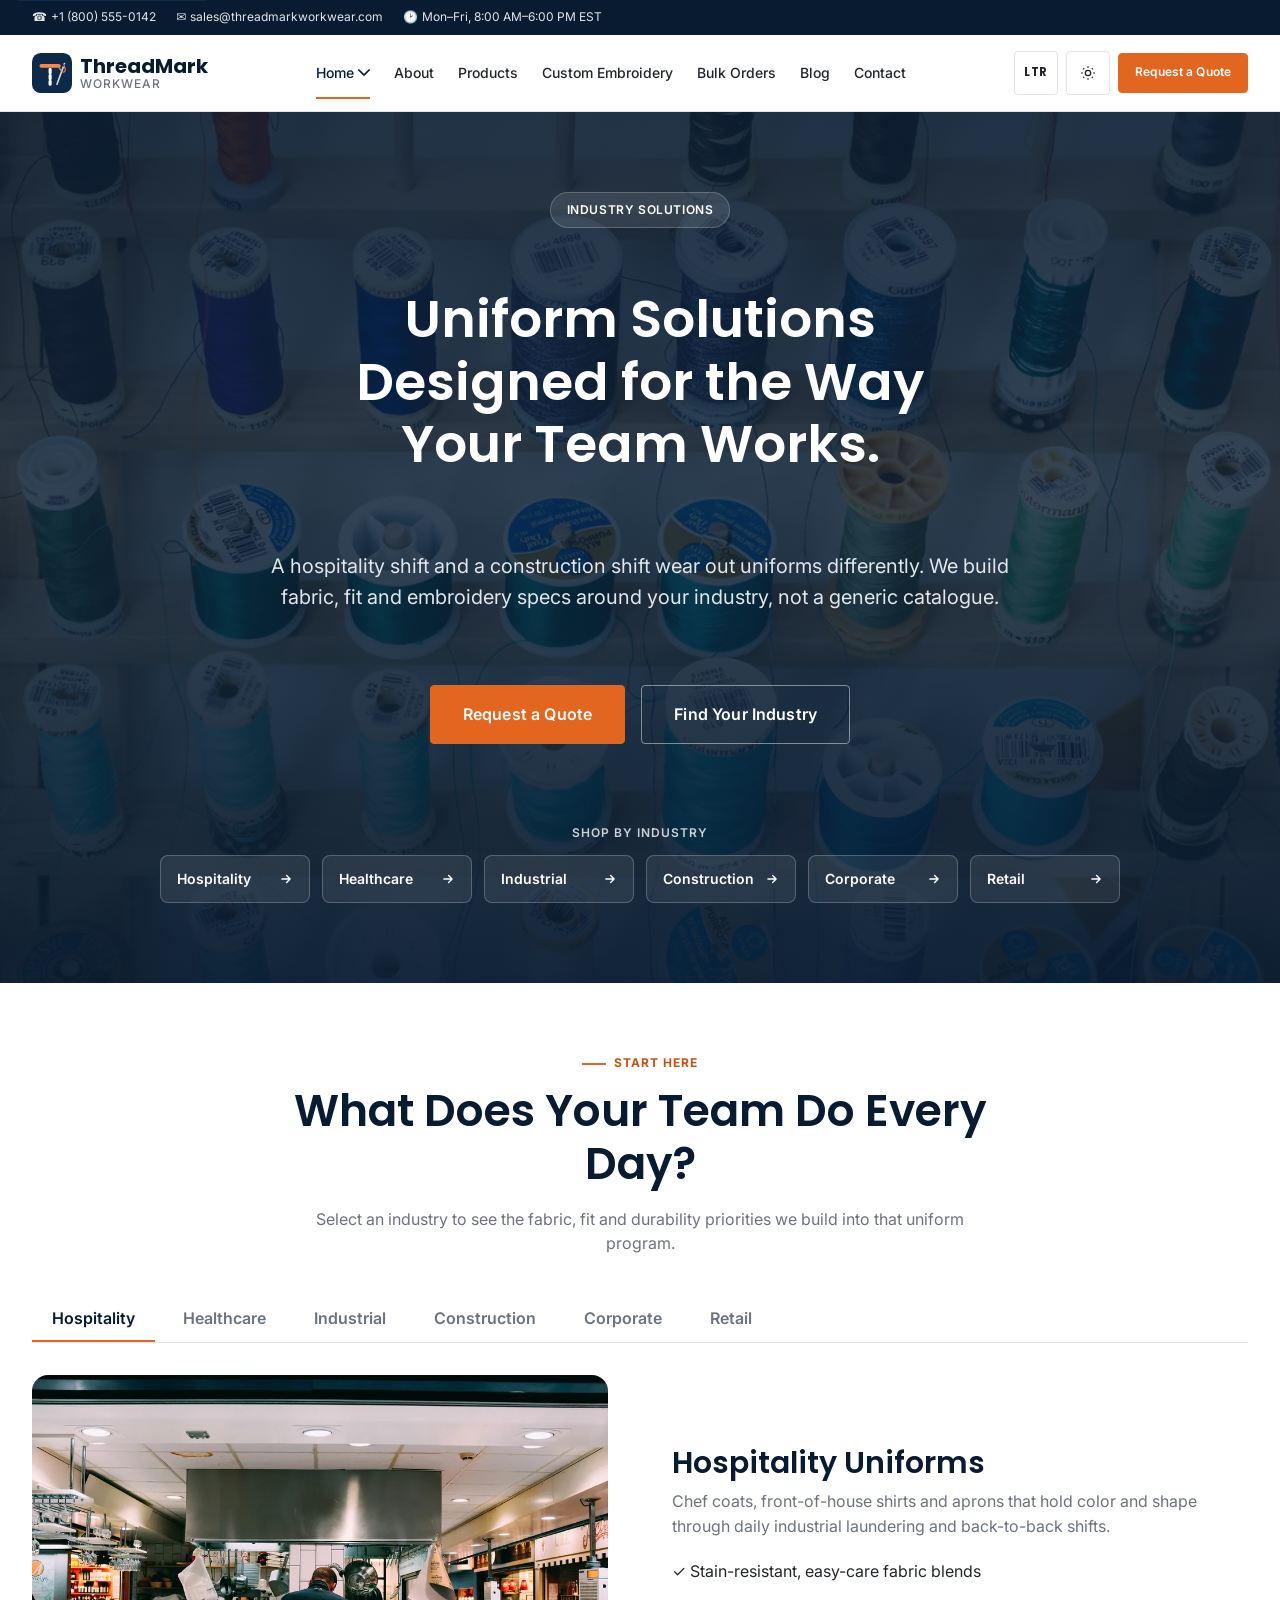
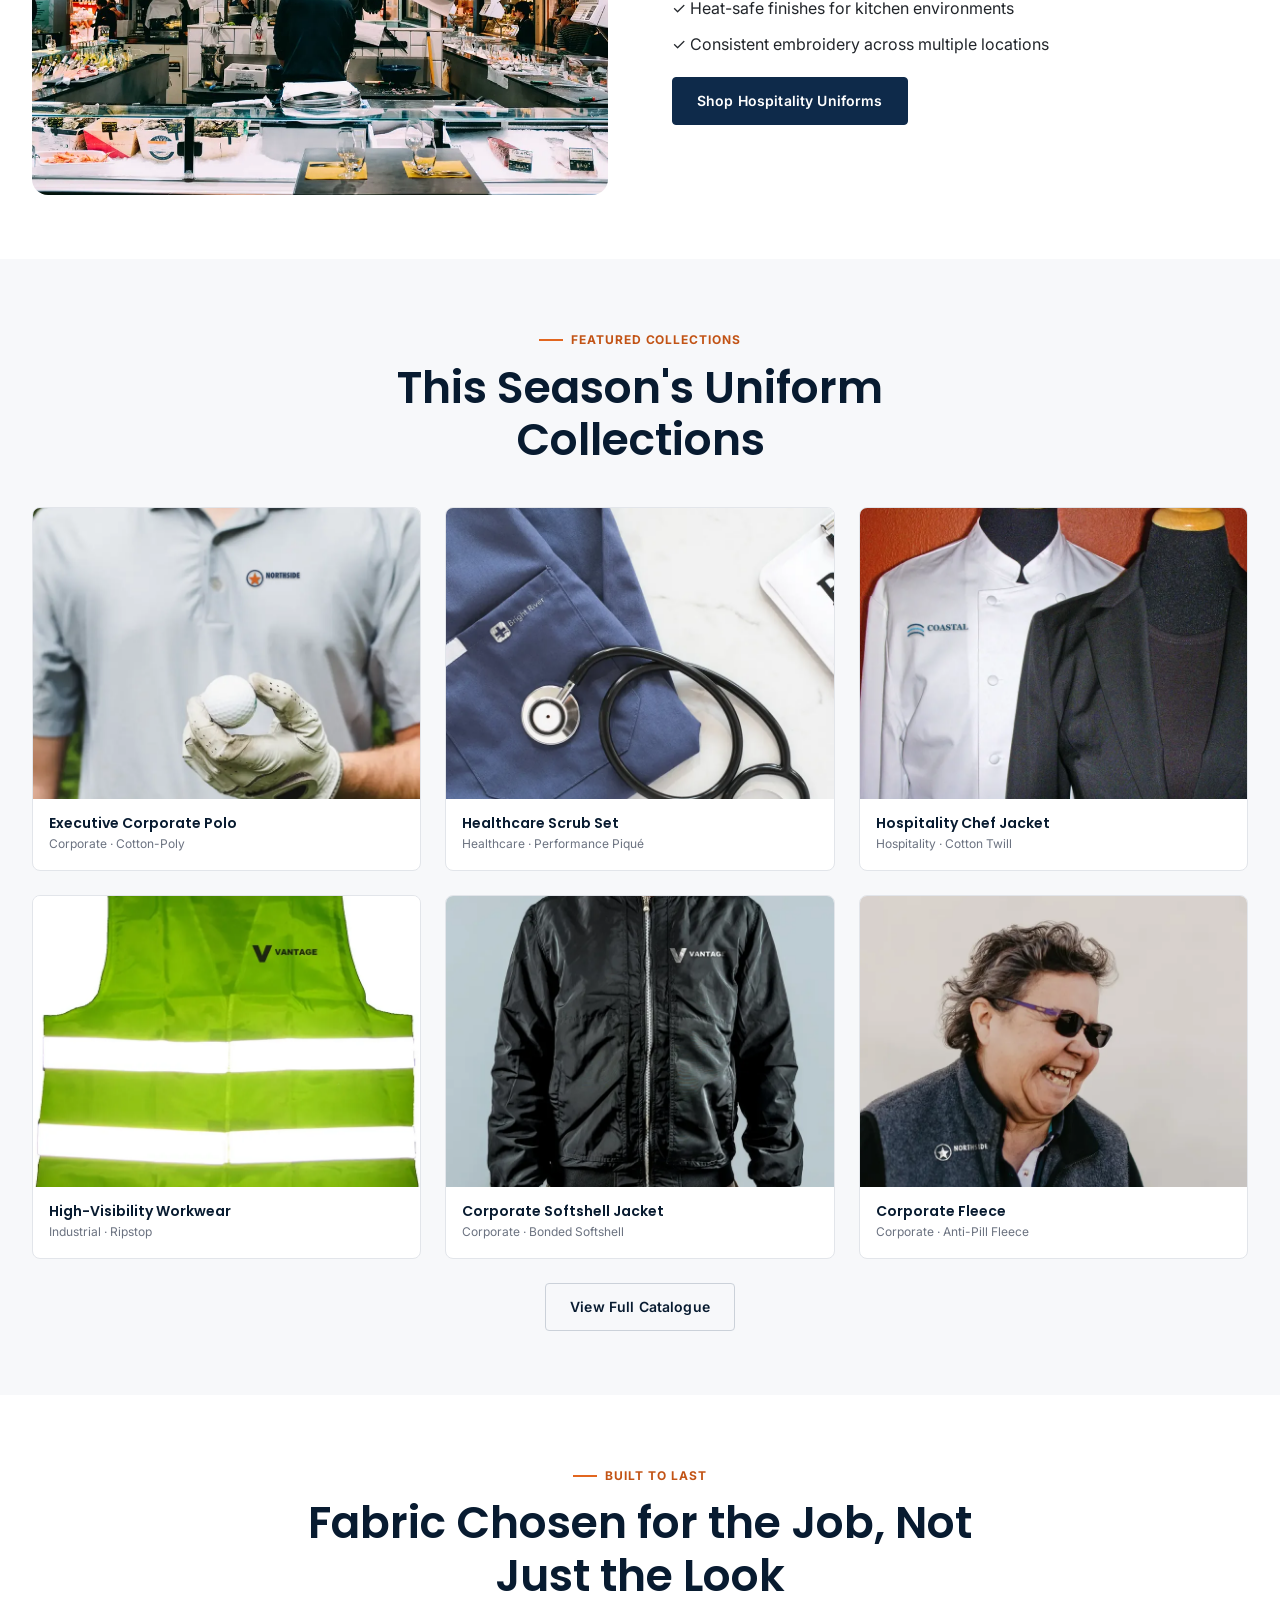
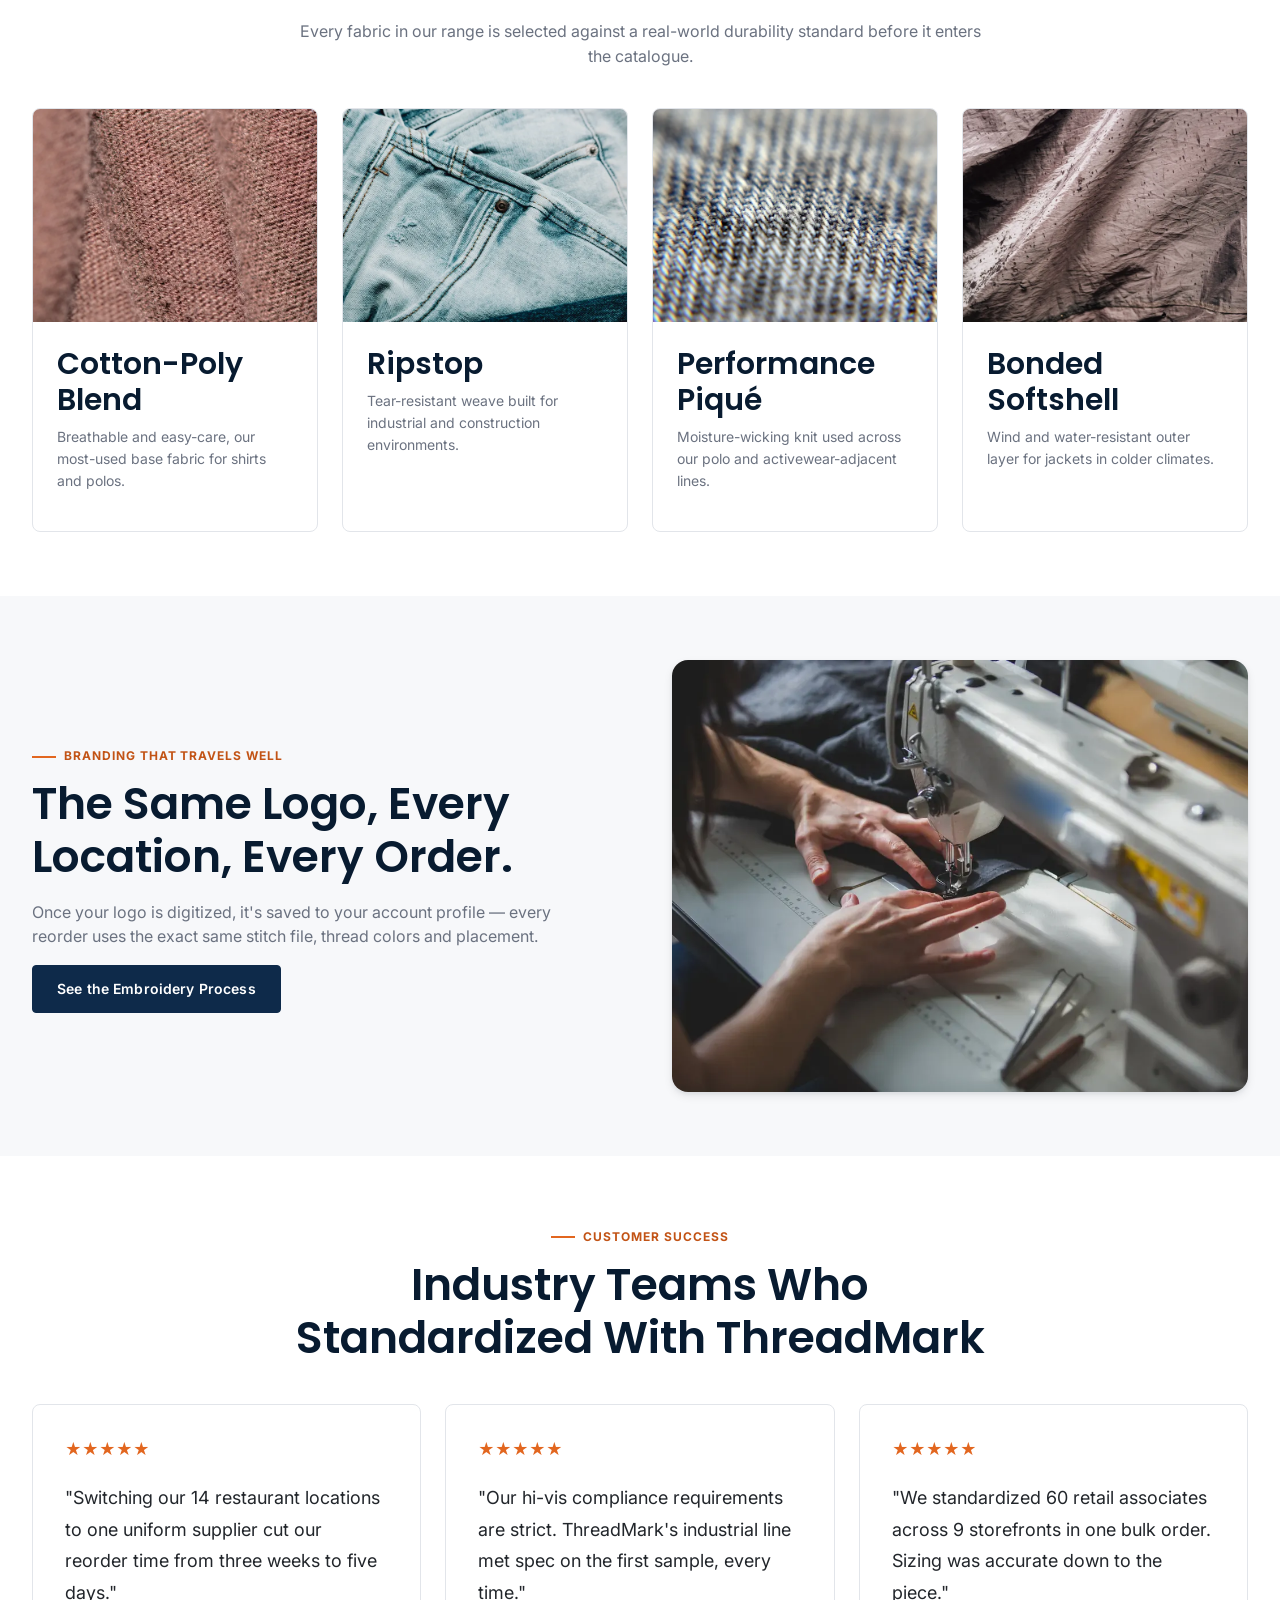
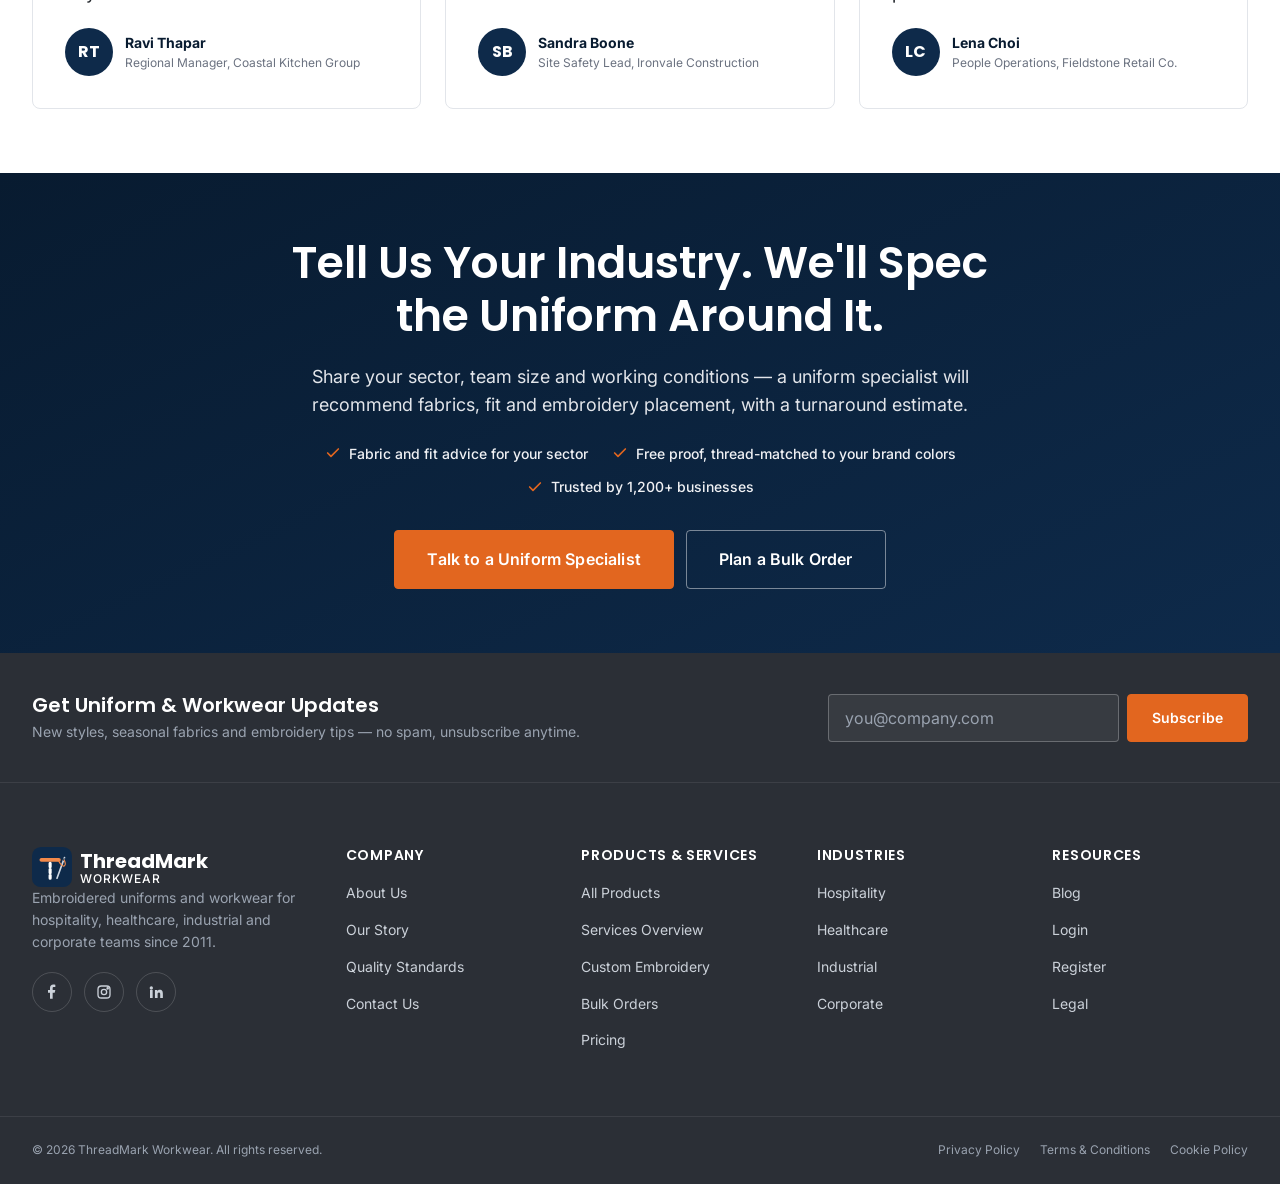
<file: pages/home-2.html>
<!DOCTYPE html>
<html lang="en" dir="ltr">
<head>
  <meta charset="UTF-8">
  <meta name="viewport" content="width=device-width, initial-scale=1.0">
  <script>(function(){var d=document.documentElement;try{var t=localStorage.getItem("tm-theme");if(t==="dark"||t==="light"){d.setAttribute("data-theme",t)}var r=localStorage.getItem("tm-dir");if(r==="rtl"||r==="ltr"){d.setAttribute("dir",r)}}catch(e){}})();</script>
  <title>Workwear Solutions by Industry | ThreadMark</title>
  <meta name="description" content="Explore uniform programs built around how your industry actually works — hospitality, healthcare, industrial, construction, corporate and retail teams alike.">
  <link rel="canonical" href="https://www.threadmarkworkwear.com/pages/home-2.html">
  <meta property="og:type" content="website">
  <meta property="og:title" content="Workwear Solutions by Industry | ThreadMark">
  <meta property="og:description" content="Uniform programs designed around the way your industry works, from fabric selection to embroidered branding.">
  <meta property="og:image" content="https://www.threadmarkworkwear.com/assets/images/og-image.jpg">
  <meta name="twitter:card" content="summary_large_image">
  <link rel="icon" type="image/svg+xml" href="../assets/images/favicon.svg">
  <link rel="preconnect" href="https://fonts.googleapis.com">
  <link rel="preconnect" href="https://fonts.gstatic.com" crossorigin>
  <link href="https://fonts.googleapis.com/css2?family=Poppins:wght@600;700&family=Inter:wght@400;500;600;700&display=swap" rel="stylesheet">
  <link rel="stylesheet" href="../assets/css/style.css">
  <link rel="stylesheet" href="../assets/css/dark-mode.css">
  <link rel="stylesheet" href="../assets/css/rtl.css">
  <script type="application/ld+json">
  {"@context":"https://schema.org","@type":"Organization","name":"ThreadMark Workwear","url":"https://www.threadmarkworkwear.com/"}
  </script>
  <meta property="og:url" content="https://www.threadmarkworkwear.com/pages/home-2.html" />
  <meta property="og:site_name" content="ThreadMark Workwear" />
  <meta name="twitter:title" content="Workwear Solutions by Industry | ThreadMark" />
  <meta name="twitter:description" content="Explore uniform programs built around how your industry actually works — hospitality, healthcare, industrial, construction, corporate and retail teams alike." />
  <meta name="twitter:image" content="https://www.threadmarkworkwear.com/assets/images/og-image.jpg" />
</head>
<body>
  <a class="skip-link" href="#main">Skip to main content</a>

  <div class="mobile-nav" data-mobile-nav data-open="false">
    <div class="mobile-nav-backdrop"></div>
    <div class="mobile-nav-panel" role="dialog" aria-modal="true" aria-label="Mobile navigation">
      <div class="mobile-nav-head">
        <a href="index.html" class="brand">
          <img class="brand-mark" src="../assets/images/logo-mark.svg" alt="" width="40" height="40">
          <span class="brand-name">ThreadMark<span>Workwear</span></span>
        </a>
        <button type="button" class="nav-toggle" data-nav-close aria-label="Close menu">
          <svg width="20" height="20" viewBox="0 0 24 24" fill="none" stroke="currentColor" stroke-width="2" aria-hidden="true"><line x1="18" y1="6" x2="6" y2="18"/><line x1="6" y1="6" x2="18" y2="18"/></svg>
        </button>
      </div>
      <ul class="mobile-nav-links">
        <li class="mobile-nav-group"><button type="button" class="mobile-nav-group__toggle" aria-expanded="false" aria-controls="mobile-home-links">Home <svg class="mobile-nav-group__chev" width="14" height="14" viewBox="0 0 14 9" fill="none" aria-hidden="true"><path d="M1 1l6 6 6-6" stroke="currentColor" stroke-width="2" stroke-linecap="round"/></svg></button><ul class="mobile-nav-sub" id="mobile-home-links" hidden><li><a href="index.html">Home 1 — Uniform Supplier</a></li><li><a href="home-2.html" aria-current="page">Home 2 — Industry Solutions</a></li></ul></li>
        <li><a href="about.html">About</a></li>
        <li><a href="products.html">Products</a></li>
        <li><a href="custom-embroidery.html">Custom Embroidery</a></li>
        <li><a href="bulk-orders.html">Bulk Orders</a></li>
        <li><a href="blog.html">Blog</a></li>
        <li><a href="contact.html">Contact</a></li>
      </ul>
      <div class="mobile-nav-cta">
        <a href="contact.html" class="btn btn-accent btn-block">Request a Quote</a>
      </div>
      <div class="mobile-nav-info">
        <span>Call us: <a href="tel:+18005550142">+1 (800) 555-0142</a></span>
        <span>Email: <a href="mailto:sales@threadmarkworkwear.com">sales@threadmarkworkwear.com</a></span>
        <span>Mon–Fri, 8:00 AM–6:00 PM EST</span>
      </div>
    </div>
  </div>

  <header class="site-header">
    <div class="header-topbar">
      <div class="container">
        <div class="topbar-info">
          <a href="tel:+18005550142"><span class="icon" aria-hidden="true">&#9742;</span>+1 (800) 555-0142</a>
          <a href="mailto:sales@threadmarkworkwear.com" class="hide-mobile"><span class="icon" aria-hidden="true">&#9993;</span>sales@threadmarkworkwear.com</a>
          <span class="hide-mobile"><span class="icon" aria-hidden="true">&#128337;</span>Mon–Fri, 8:00 AM–6:00 PM EST</span>
        </div>
      </div>
    </div>
    <div class="header-main">
      <div class="container">
        <a href="index.html" class="brand">
          <img class="brand-mark" src="../assets/images/logo-mark.svg" alt="" width="40" height="40">
          <span class="brand-name">ThreadMark<span>Workwear</span></span>
        </a>
        <nav class="main-nav" aria-label="Primary">
          <div class="nav-menu is-current">
            <a href="index.html" class="nav-menu__link">Home <svg class="nav-menu__chev" width="12" height="12" viewBox="0 0 14 9" fill="none" aria-hidden="true"><path d="M1 1l6 6 6-6" stroke="currentColor" stroke-width="2" stroke-linecap="round"/></svg></a>
            <div class="nav-menu__list">
              <a href="index.html">Home 1 — Uniform Supplier</a>
              <a href="home-2.html" aria-current="page">Home 2 — Industry Solutions</a>
            </div>
          </div>
          <a href="about.html">About</a>
          <a href="products.html">Products</a>
          <a href="custom-embroidery.html">Custom Embroidery</a>
          <a href="bulk-orders.html">Bulk Orders</a>
          <a href="blog.html">Blog</a>
          <a href="contact.html">Contact</a>
        </nav>
        <div class="header-actions">
          <button type="button" class="dir-toggle" data-dir-toggle aria-pressed="false" aria-label="Switch to right-to-left layout" title="Switch text direction">LTR</button>
          <button type="button" class="theme-toggle" data-theme-toggle aria-pressed="false" aria-label="Toggle dark mode">
          <svg class="icon-sun" width="16" height="16" viewBox="0 0 24 24" fill="none" stroke="currentColor" stroke-width="2" aria-hidden="true"><circle cx="12" cy="12" r="4"/><path d="M12 2v2M12 20v2M4.9 4.9l1.4 1.4M17.7 17.7l1.4 1.4M2 12h2M20 12h2M4.9 19.1l1.4-1.4M17.7 6.3l1.4-1.4"/></svg>
          <svg class="icon-moon" width="16" height="16" viewBox="0 0 24 24" fill="none" stroke="currentColor" stroke-width="2" aria-hidden="true"><path d="M21 12.8A9 9 0 1 1 11.2 3 7 7 0 0 0 21 12.8Z"/></svg>
        </button>
          <a href="contact.html" class="btn btn-accent btn-sm">Request a Quote</a>
          <button type="button" class="nav-toggle" data-nav-toggle aria-label="Open menu" aria-expanded="false">
            <svg width="20" height="20" viewBox="0 0 24 24" fill="none" stroke="currentColor" stroke-width="2" aria-hidden="true"><line x1="3" y1="6" x2="21" y2="6"/><line x1="3" y1="12" x2="21" y2="12"/><line x1="3" y1="18" x2="21" y2="18"/></svg>
          </button>
        </div>
      </div>
    </div>
  </header>

  <main id="main">
    <!-- ==========================================================================
         HERO — editorial, industry-led
    ========================================================================== -->
    <section class="hero hero--industry" aria-labelledby="hero2-title">
      <div class="hero-industry__bg" aria-hidden="true">
        <img decoding="async" fetchpriority="high" src="../assets/images/photos/tm-hero-thread-wall.webp" alt="" width="1100" height="962">
      </div>
      <div class="container hero-industry__inner">
        <span class="hero-eyebrow">Industry Solutions</span>
        <h1 id="hero2-title">Uniform Solutions Designed for the Way Your Team Works.</h1>
        <p class="lead">A hospitality shift and a construction shift wear out uniforms differently. We build fabric, fit and embroidery specs around your industry, not a generic catalogue.</p>
        <div class="hero-cta">
          <a href="contact.html" class="btn btn-accent btn-lg">Request a Quote</a>
          <a href="#industry-selector" class="btn btn-on-dark btn-lg">Find Your Industry</a>
        </div>
        <nav class="hero-industry__nav" aria-label="Shop uniforms by industry">
          <p class="hero-industry__label">Shop by industry</p>
          <ul>
            <li><a href="products.html?category=hospitality">Hospitality<svg width="14" height="14" viewBox="0 0 24 24" fill="none" stroke="currentColor" stroke-width="2.5" stroke-linecap="round" stroke-linejoin="round" aria-hidden="true"><path d="M5 12h14M13 6l6 6-6 6"/></svg></a></li>
            <li><a href="products.html?category=healthcare">Healthcare<svg width="14" height="14" viewBox="0 0 24 24" fill="none" stroke="currentColor" stroke-width="2.5" stroke-linecap="round" stroke-linejoin="round" aria-hidden="true"><path d="M5 12h14M13 6l6 6-6 6"/></svg></a></li>
            <li><a href="products.html?category=industrial">Industrial<svg width="14" height="14" viewBox="0 0 24 24" fill="none" stroke="currentColor" stroke-width="2.5" stroke-linecap="round" stroke-linejoin="round" aria-hidden="true"><path d="M5 12h14M13 6l6 6-6 6"/></svg></a></li>
            <li><a href="products.html?category=construction">Construction<svg width="14" height="14" viewBox="0 0 24 24" fill="none" stroke="currentColor" stroke-width="2.5" stroke-linecap="round" stroke-linejoin="round" aria-hidden="true"><path d="M5 12h14M13 6l6 6-6 6"/></svg></a></li>
            <li><a href="products.html?category=corporate">Corporate<svg width="14" height="14" viewBox="0 0 24 24" fill="none" stroke="currentColor" stroke-width="2.5" stroke-linecap="round" stroke-linejoin="round" aria-hidden="true"><path d="M5 12h14M13 6l6 6-6 6"/></svg></a></li>
            <li><a href="products.html?category=retail">Retail<svg width="14" height="14" viewBox="0 0 24 24" fill="none" stroke="currentColor" stroke-width="2.5" stroke-linecap="round" stroke-linejoin="round" aria-hidden="true"><path d="M5 12h14M13 6l6 6-6 6"/></svg></a></li>
          </ul>
        </nav>
      </div>
    </section>

    <!-- ==========================================================================
         INDUSTRY SELECTOR (tabs, not cards — deliberately different from Home 1)
    ========================================================================== -->
    <section class="section" id="industry-selector" aria-labelledby="selectorHeading">
      <div class="container">
        <div class="section-head center">
          <span class="eyebrow">Start Here</span>
          <h2 id="selectorHeading">What Does Your Team Do Every Day?</h2>
          <p class="text-muted">Select an industry to see the fabric, fit and durability priorities we build into that uniform program.</p>
        </div>
        <div data-tabs>
          <div class="tabs-list" role="tablist" aria-label="Industry solutions">
            <button type="button" role="tab" id="tabHosp" aria-controls="panelHosp" aria-selected="true">Hospitality</button>
            <button type="button" role="tab" id="tabHealth" aria-controls="panelHealth" aria-selected="false">Healthcare</button>
            <button type="button" role="tab" id="tabInd" aria-controls="panelInd" aria-selected="false">Industrial</button>
            <button type="button" role="tab" id="tabConst" aria-controls="panelConst" aria-selected="false">Construction</button>
            <button type="button" role="tab" id="tabCorp" aria-controls="panelCorp" aria-selected="false">Corporate</button>
            <button type="button" role="tab" id="tabRetail" aria-controls="panelRetail" aria-selected="false">Retail</button>
          </div>

          <div id="panelHosp" class="tab-panel is-active" role="tabpanel" aria-labelledby="tabHosp">
            <div class="split">
              <div>
                <img decoding="async" src="../assets/images/photos/tm-h2-ind-hospitality.webp" alt="Chef working in an open restaurant kitchen" loading="lazy" width="1000" height="750" style="border-radius:var(--radius-lg); max-height:420px; object-fit:cover; width:100%;">
              </div>
              <div>
                <h3>Hospitality Uniforms</h3>
                <p class="text-muted">Chef coats, front-of-house shirts and aprons that hold color and shape through daily industrial laundering and back-to-back shifts.</p>
                <ul style="list-style:none; padding:0; display:flex; flex-direction:column; gap:var(--space-3); margin-block:var(--space-5);">
                  <li>&#10003; Stain-resistant, easy-care fabric blends</li>
                  <li>&#10003; Heat-safe finishes for kitchen environments</li>
                  <li>&#10003; Consistent embroidery across multiple locations</li>
                </ul>
                <a href="products.html?category=hospitality" class="btn btn-primary">Shop Hospitality Uniforms</a>
              </div>
            </div>
          </div>

          <div id="panelHealth" class="tab-panel" role="tabpanel" aria-labelledby="tabHealth" hidden>
            <div class="split">
              <div>
                <img decoding="async" src="../assets/images/photos/tm-h2-ind-healthcare.webp" alt="Doctor in scrubs walking a hospital corridor" loading="lazy" width="1000" height="750" style="border-radius:var(--radius-lg); max-height:420px; object-fit:cover; width:100%;">
              </div>
              <div>
                <h3>Healthcare Uniforms</h3>
                <p class="text-muted">Scrub sets built for long shifts and frequent washing, with sizing that stays consistent order after order.</p>
                <ul style="list-style:none; padding:0; display:flex; flex-direction:column; gap:var(--space-3); margin-block:var(--space-5);">
                  <li>&#10003; Breathable, four-way stretch fabric options</li>
                  <li>&#10003; Antimicrobial-friendly finishes available</li>
                  <li>&#10003; Fast restock for high-turnover departments</li>
                </ul>
                <a href="products.html?category=healthcare" class="btn btn-primary">Shop Healthcare Uniforms</a>
              </div>
            </div>
          </div>

          <div id="panelInd" class="tab-panel" role="tabpanel" aria-labelledby="tabInd" hidden>
            <div class="split">
              <div>
                <img decoding="async" src="../assets/images/photos/tm-h2-ind-industrial.webp" alt="Site worker reviewing plans in a hi-vis vest with an Ironvale Construction back print" loading="lazy" width="1000" height="750" style="border-radius:var(--radius-lg); max-height:420px; object-fit:cover; width:100%;">
              </div>
              <div>
                <h3>Industrial Workwear</h3>
                <p class="text-muted">Reinforced garments and hi-vis options built to meet common site safety requirements without sacrificing mobility.</p>
                <ul style="list-style:none; padding:0; display:flex; flex-direction:column; gap:var(--space-3); margin-block:var(--space-5);">
                  <li>&#10003; ANSI-style high-visibility color blocking</li>
                  <li>&#10003; Reinforced stitching at stress points</li>
                  <li>&#10003; Flame-resistant fabric options</li>
                </ul>
                <a href="products.html?category=industrial" class="btn btn-primary">Shop Industrial Workwear</a>
              </div>
            </div>
          </div>

          <div id="panelConst" class="tab-panel" role="tabpanel" aria-labelledby="tabConst" hidden>
            <div class="split">
              <div>
                <img decoding="async" src="../assets/images/photos/tm-h2-ind-construction.webp" alt="Builder in hi-vis and hard hat hammering on site" loading="lazy" width="1000" height="750" style="border-radius:var(--radius-lg); max-height:420px; object-fit:cover; width:100%;">
              </div>
              <div>
                <h3>Construction Workwear</h3>
                <p class="text-muted">Durable, job-site-ready garments designed to handle abrasion, weather and long days on-site.</p>
                <ul style="list-style:none; padding:0; display:flex; flex-direction:column; gap:var(--space-3); margin-block:var(--space-5);">
                  <li>&#10003; Ripstop and canvas fabric options</li>
                  <li>&#10003; Reinforced knees and utility pockets</li>
                  <li>&#10003; Hi-vis compliance add-ons</li>
                </ul>
                <a href="products.html?category=construction" class="btn btn-primary">Shop Construction Workwear</a>
              </div>
            </div>
          </div>

          <div id="panelCorp" class="tab-panel" role="tabpanel" aria-labelledby="tabCorp" hidden>
            <div class="split">
              <div>
                <img decoding="async" src="../assets/images/photos/tm-h2-ind-corporate.webp" alt="Office professional in a chambray shirt with an embroidered Vantage Logistics pocket logo" loading="lazy" width="1000" height="750" style="border-radius:var(--radius-lg); max-height:420px; object-fit:cover; width:100%;">
              </div>
              <div>
                <h3>Corporate Uniforms</h3>
                <p class="text-muted">Polished shirts, polos and softshells that keep client-facing teams looking consistent across every office.</p>
                <ul style="list-style:none; padding:0; display:flex; flex-direction:column; gap:var(--space-3); margin-block:var(--space-5);">
                  <li>&#10003; Wrinkle-resistant dress fabrics</li>
                  <li>&#10003; Tailored and relaxed fit options</li>
                  <li>&#10003; Discreet, professional embroidery placement</li>
                </ul>
                <a href="products.html?category=corporate" class="btn btn-primary">Shop Corporate Uniforms</a>
              </div>
            </div>
          </div>

          <div id="panelRetail" class="tab-panel" role="tabpanel" aria-labelledby="tabRetail" hidden>
            <div class="split">
              <div>
                <img decoding="async" src="../assets/images/photos/tm-h2-ind-retail.webp" alt="Barista in a Fieldstone Retail embroidered apron serving a customer at the till" loading="lazy" width="1000" height="750" style="border-radius:var(--radius-lg); max-height:420px; object-fit:cover; width:100%;">
              </div>
              <div>
                <h3>Retail Uniforms</h3>
                <p class="text-muted">Comfortable, brand-forward polos that stand out on the sales floor and hold up to a full retail shift.</p>
                <ul style="list-style:none; padding:0; display:flex; flex-direction:column; gap:var(--space-3); margin-block:var(--space-5);">
                  <li>&#10003; Soft-touch piqué and jersey fabrics</li>
                  <li>&#10003; Bold, brand-color-matched options</li>
                  <li>&#10003; Fast reorder for seasonal hires</li>
                </ul>
                <a href="products.html?category=retail" class="btn btn-primary">Shop Retail Uniforms</a>
              </div>
            </div>
          </div>
        </div>
      </div>
    </section>

    <!-- ==========================================================================
         FEATURED COLLECTIONS — horizontal scroller (different pattern from Home 1 grid)
    ========================================================================== -->
    <section class="section section-alt" aria-labelledby="collectionsHeading">
      <div class="container">
        <div class="section-head center">
          <span class="eyebrow">Featured Collections</span>
          <h2 id="collectionsHeading">This Season's Uniform Collections</h2>
        </div>
        <div class="fabric-strip" role="list">
          <div class="fabric-swatch-card card" role="listitem">
            <img decoding="async" src="../assets/images/photos/tm-prod-executive-polo.webp" alt="Grey performance polo with an embroidered Northside Hospitality chest logo" loading="lazy" width="800" height="800">
            <div class="fabric-swatch-card-body"><h3 class="h4">Executive Corporate Polo</h3><p>Corporate &middot; Cotton-Poly</p></div>
          </div>
          <div class="fabric-swatch-card card" role="listitem">
            <img decoding="async" src="../assets/images/photos/tm-prod-scrub-set.webp" alt="Navy scrub top with an embroidered Bright River pocket logo, stethoscope and prescription pad" loading="lazy" width="800" height="800">
            <div class="fabric-swatch-card-body"><h3 class="h4">Healthcare Scrub Set</h3><p>Healthcare &middot; Performance Piqué</p></div>
          </div>
          <div class="fabric-swatch-card card" role="listitem">
            <img decoding="async" src="../assets/images/photos/tm-prod-chef-jacket.webp" alt="White double-breasted chef jacket with an embroidered Coastal Kitchen Group logo" loading="lazy" width="800" height="800">
            <div class="fabric-swatch-card-body"><h3 class="h4">Hospitality Chef Jacket</h3><p>Hospitality &middot; Cotton Twill</p></div>
          </div>
          <div class="fabric-swatch-card card" role="listitem">
            <img decoding="async" src="../assets/images/photos/tm-prod-hivis.webp" alt="Yellow high-visibility vest with reflective bands and a Vantage Logistics chest print" loading="lazy" width="800" height="800">
            <div class="fabric-swatch-card-body"><h3 class="h4">High-Visibility Workwear</h3><p>Industrial &middot; Ripstop</p></div>
          </div>
          <div class="fabric-swatch-card card" role="listitem">
            <img decoding="async" src="../assets/images/photos/tm-prod-softshell.webp" alt="Black zip-front softshell jacket with a white embroidered Vantage Logistics logo" loading="lazy" width="800" height="800">
            <div class="fabric-swatch-card-body"><h3 class="h4">Corporate Softshell Jacket</h3><p>Corporate &middot; Bonded Softshell</p></div>
          </div>
          <div class="fabric-swatch-card card" role="listitem">
            <img decoding="async" src="../assets/images/photos/tm-prod-fleece.webp" alt="Team member laughing in a grey fleece vest embroidered with the Northside logo" loading="lazy" width="800" height="800">
            <div class="fabric-swatch-card-body"><h3 class="h4">Corporate Fleece</h3><p>Corporate &middot; Anti-Pill Fleece</p></div>
          </div>
        </div>
        <div class="text-center" style="margin-top: var(--space-6);"><a href="products.html" class="btn btn-outline">View Full Catalogue</a></div>
      </div>
    </section>

    <!-- ==========================================================================
         FABRIC / DURABILITY SHOWCASE
    ========================================================================== -->
    <section class="section" aria-labelledby="fabricHeading">
      <div class="container">
        <div class="section-head center">
          <span class="eyebrow">Built to Last</span>
          <h2 id="fabricHeading">Fabric Chosen for the Job, Not Just the Look</h2>
          <p class="text-muted">Every fabric in our range is selected against a real-world durability standard before it enters the catalogue.</p>
        </div>
        <div class="grid grid-4">
          <div class="card">
            <img decoding="async" src="../assets/images/photos/tm-fab-cotton-poly.webp" alt="Macro view of a cotton-poly knit" loading="lazy" width="700" height="525">
            <div class="card-body">
              <h3>Cotton-Poly Blend</h3>
              <p class="text-muted" style="font-size:var(--fs-sm);">Breathable and easy-care, our most-used base fabric for shirts and polos.</p>
            </div>
          </div>
          <div class="card">
            <img decoding="async" src="../assets/images/photos/tm-fab-rugged.webp" alt="Close-up of heavy-duty twill fabric and stitching" loading="lazy" width="700" height="525">
            <div class="card-body">
              <h3>Ripstop</h3>
              <p class="text-muted" style="font-size:var(--fs-sm);">Tear-resistant weave built for industrial and construction environments.</p>
            </div>
          </div>
          <div class="card">
            <img decoding="async" src="../assets/images/photos/tm-fab-pique.webp" alt="Macro view of a breathable knit weave" loading="lazy" width="700" height="525">
            <div class="card-body">
              <h3>Performance Piqué</h3>
              <p class="text-muted" style="font-size:var(--fs-sm);">Moisture-wicking knit used across our polo and activewear-adjacent lines.</p>
            </div>
          </div>
          <div class="card">
            <img decoding="async" src="../assets/images/photos/tm-fab-softshell.webp" alt="Draped smooth technical fabric" loading="lazy" width="700" height="525">
            <div class="card-body">
              <h3>Bonded Softshell</h3>
              <p class="text-muted" style="font-size:var(--fs-sm);">Wind and water-resistant outer layer for jackets in colder climates.</p>
            </div>
          </div>
        </div>
      </div>
    </section>

    <!-- ==========================================================================
         EMBROIDERY BRANDING SHOWCASE
    ========================================================================== -->
    <section class="section section-alt" aria-labelledby="embShowHeading">
      <div class="container split reverse">
        <div>
          <img decoding="async" src="../assets/images/photos/tm-h2-consistent.webp" alt="Operator stitching a garment on an industrial machine" loading="lazy" width="1000" height="750" style="border-radius:var(--radius-lg); box-shadow: var(--shadow-md);">
        </div>
        <div>
          <span class="eyebrow">Branding That Travels Well</span>
          <h2 id="embShowHeading">The Same Logo, Every Location, Every Order.</h2>
          <p class="text-muted">Once your logo is digitized, it's saved to your account profile — every reorder uses the exact same stitch file, thread colors and placement.</p>
          <a href="custom-embroidery.html" class="btn btn-primary">See the Embroidery Process</a>
        </div>
      </div>
    </section>

    <!-- ==========================================================================
         CUSTOMER SUCCESS
    ========================================================================== -->
    <section class="section" aria-labelledby="successHeading">
      <div class="container">
        <div class="section-head center">
          <span class="eyebrow">Customer Success</span>
          <h2 id="successHeading">Industry Teams Who Standardized With ThreadMark</h2>
        </div>
        <div class="grid grid-3">
          <div class="testimonial-card card">
            <div class="testimonial-rating" aria-label="5 out of 5 stars">★★★★★</div>
            <blockquote>"Switching our 14 restaurant locations to one uniform supplier cut our reorder time from three weeks to five days."</blockquote>
            <div class="testimonial-author">
              <div class="testimonial-avatar" aria-hidden="true">RT</div>
              <div><strong>Ravi Thapar</strong><span>Regional Manager, Coastal Kitchen Group</span></div>
            </div>
          </div>
          <div class="testimonial-card card">
            <div class="testimonial-rating" aria-label="5 out of 5 stars">★★★★★</div>
            <blockquote>"Our hi-vis compliance requirements are strict. ThreadMark's industrial line met spec on the first sample, every time."</blockquote>
            <div class="testimonial-author">
              <div class="testimonial-avatar" aria-hidden="true">SB</div>
              <div><strong>Sandra Boone</strong><span>Site Safety Lead, Ironvale Construction</span></div>
            </div>
          </div>
          <div class="testimonial-card card">
            <div class="testimonial-rating" aria-label="5 out of 5 stars">★★★★★</div>
            <blockquote>"We standardized 60 retail associates across 9 storefronts in one bulk order. Sizing was accurate down to the piece."</blockquote>
            <div class="testimonial-author">
              <div class="testimonial-avatar" aria-hidden="true">LC</div>
              <div><strong>Lena Choi</strong><span>People Operations, Fieldstone Retail Co.</span></div>
            </div>
          </div>
        </div>
      </div>
    </section>

    <!-- ==========================================================================
         FINAL CTA
    ========================================================================== -->
    <section class="section cta-final" style="background: linear-gradient(155deg, var(--color-primary-dark), var(--color-primary)); color:#fff;" aria-labelledby="cta-final-title">
      <div class="container text-center" style="max-width:760px;">
        <h2 id="cta-final-title" style="color:#fff;">Tell Us Your Industry. We'll Spec the Uniform Around It.</h2>
        <p style="color: var(--color-grey-200); font-size: var(--fs-md); margin-block: var(--space-5) var(--space-6);">Share your sector, team size and working conditions — a uniform specialist will recommend fabrics, fit and embroidery placement, with a turnaround estimate.</p>
        <ul class="cta-proof" aria-label="What you get">
          <li><svg width="16" height="16" viewBox="0 0 24 24" fill="none" stroke="currentColor" stroke-width="2.5" stroke-linecap="round" stroke-linejoin="round" aria-hidden="true"><path d="M20 6 9 17l-5-5"/></svg>Fabric and fit advice for your sector</li>
          <li><svg width="16" height="16" viewBox="0 0 24 24" fill="none" stroke="currentColor" stroke-width="2.5" stroke-linecap="round" stroke-linejoin="round" aria-hidden="true"><path d="M20 6 9 17l-5-5"/></svg>Free proof, thread-matched to your brand colors</li>
          <li><svg width="16" height="16" viewBox="0 0 24 24" fill="none" stroke="currentColor" stroke-width="2.5" stroke-linecap="round" stroke-linejoin="round" aria-hidden="true"><path d="M20 6 9 17l-5-5"/></svg>Trusted by 1,200+ businesses</li>
        </ul>
        <div class="cta-final__actions">
          <a href="contact.html" class="btn btn-accent btn-lg">Talk to a Uniform Specialist</a>
          <a href="bulk-orders.html" class="btn btn-on-dark btn-lg">Plan a Bulk Order</a>
        </div>
      </div>
    </section>
  </main>

  <footer class="site-footer">
    <div class="footer-newsletter">
      <div class="container footer-newsletter-inner">
        <div>
          <h3>Get Uniform &amp; Workwear Updates</h3>
          <p>New styles, seasonal fabrics and embroidery tips — no spam, unsubscribe anytime.</p>
        </div>
        <form class="newsletter-form" data-custom-submit="true">
          <label for="footerNewsletterEmail2" class="visually-hidden">Email address</label>
          <input type="email" id="footerNewsletterEmail2" class="input" placeholder="you@company.com" required>
          <button type="submit" class="btn btn-accent">Subscribe</button>
        </form>
      </div>
    </div>
    <div class="footer-top">
      <div class="container footer-grid">
        <div class="footer-brand">
          <a href="index.html" class="brand">
            <img class="brand-mark" src="../assets/images/logo-mark.svg" alt="" width="40" height="40">
            <span class="brand-name">ThreadMark<span>Workwear</span></span>
          </a>
          <p>Embroidered uniforms and workwear for hospitality, healthcare, industrial and corporate teams since 2011.</p>
          <div class="footer-social">
            <a href="https://www.facebook.com/threadmarkworkwear" aria-label="ThreadMark on Facebook" target="_blank" rel="noopener"><svg width="16" height="16" viewBox="0 0 24 24" fill="currentColor" aria-hidden="true"><path d="M13 22v-9h3l1-4h-4V6.5C13 5.3 13.4 4.5 15.1 4.5H17V1.1C16.6 1 15.3.8 13.9.8 10.9.8 9 2.6 9 6.1V9H6v4h3v9h4Z"/></svg></a>
            <a href="https://www.instagram.com/threadmarkworkwear" aria-label="ThreadMark on Instagram" target="_blank" rel="noopener"><svg width="16" height="16" viewBox="0 0 24 24" fill="none" stroke="currentColor" stroke-width="2" aria-hidden="true"><rect x="3" y="3" width="18" height="18" rx="5"/><circle cx="12" cy="12" r="4"/><circle cx="17.5" cy="6.5" r="1"/></svg></a>
            <a href="https://www.linkedin.com/company/threadmarkworkwear" aria-label="ThreadMark on LinkedIn" target="_blank" rel="noopener"><svg width="16" height="16" viewBox="0 0 24 24" fill="currentColor" aria-hidden="true"><path d="M4.98 3.5a2.5 2.5 0 1 1 0 5 2.5 2.5 0 0 1 0-5ZM3 9h4v12H3V9Zm7 0h3.8v1.7h.1c.5-.9 1.8-1.9 3.7-1.9 4 0 4.7 2.6 4.7 6V21h-4v-5.3c0-1.3 0-3-1.8-3s-2.1 1.4-2.1 2.9V21h-4V9Z"/></svg></a>
          </div>
        </div>
        <div class="footer-col">
          <h3>Company</h3>
          <ul>
            <li><a href="about.html">About Us</a></li>
            <li><a href="about.html#story">Our Story</a></li>
            <li><a href="about.html#quality">Quality Standards</a></li>
            <li><a href="contact.html">Contact Us</a></li>
          </ul>
        </div>
        <div class="footer-col">
          <h3>Products &amp; Services</h3>
          <ul>
            <li><a href="products.html">All Products</a></li>
            <li><a href="services.html">Services Overview</a></li>
            <li><a href="custom-embroidery.html">Custom Embroidery</a></li>
            <li><a href="bulk-orders.html">Bulk Orders</a></li>
            <li><a href="pricing.html">Pricing</a></li>
          </ul>
        </div>
        <div class="footer-col">
          <h3>Industries</h3>
          <ul>
            <li><a href="products.html?category=hospitality">Hospitality</a></li>
            <li><a href="products.html?category=healthcare">Healthcare</a></li>
            <li><a href="products.html?category=industrial">Industrial</a></li>
            <li><a href="products.html?category=corporate">Corporate</a></li>
          </ul>
        </div>
        <div class="footer-col">
          <h3>Resources</h3>
          <ul>
            <li><a href="blog.html">Blog</a></li>
            <li><a href="login.html">Login</a></li>
            <li><a href="register.html">Register</a></li>
            <li><a href="legal.html">Legal</a></li>
          </ul>
        </div>
      </div>
    </div>
    <div class="footer-bottom">
      <div class="container">
        <span>&copy; 2026 ThreadMark Workwear. All rights reserved.</span>
        <div class="footer-legal-links">
          <a href="legal.html#privacy">Privacy Policy</a>
          <a href="legal.html#terms">Terms &amp; Conditions</a>
          <a href="legal.html#cookies">Cookie Policy</a>
        </div>
      </div>
    </div>
  </footer>

  <script src="../assets/js/main.js"></script>
</body>
</html>
</file>
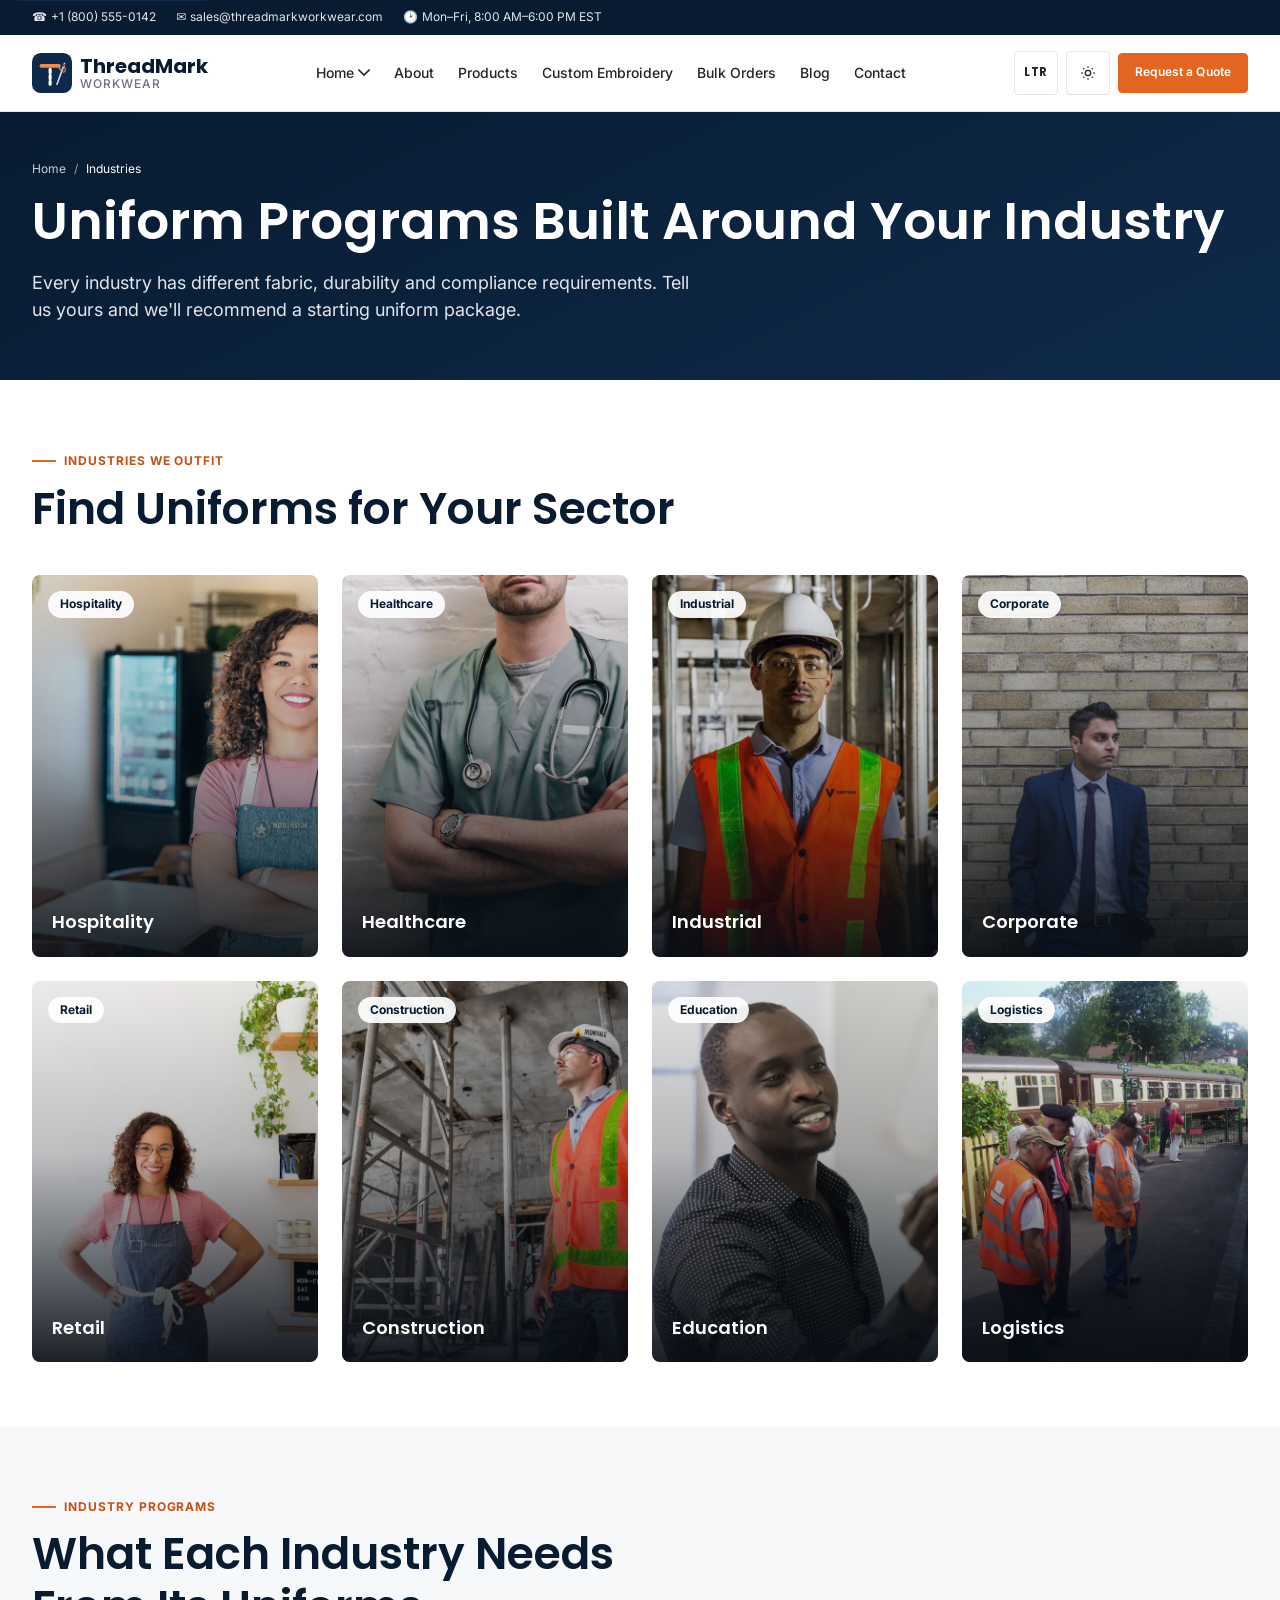
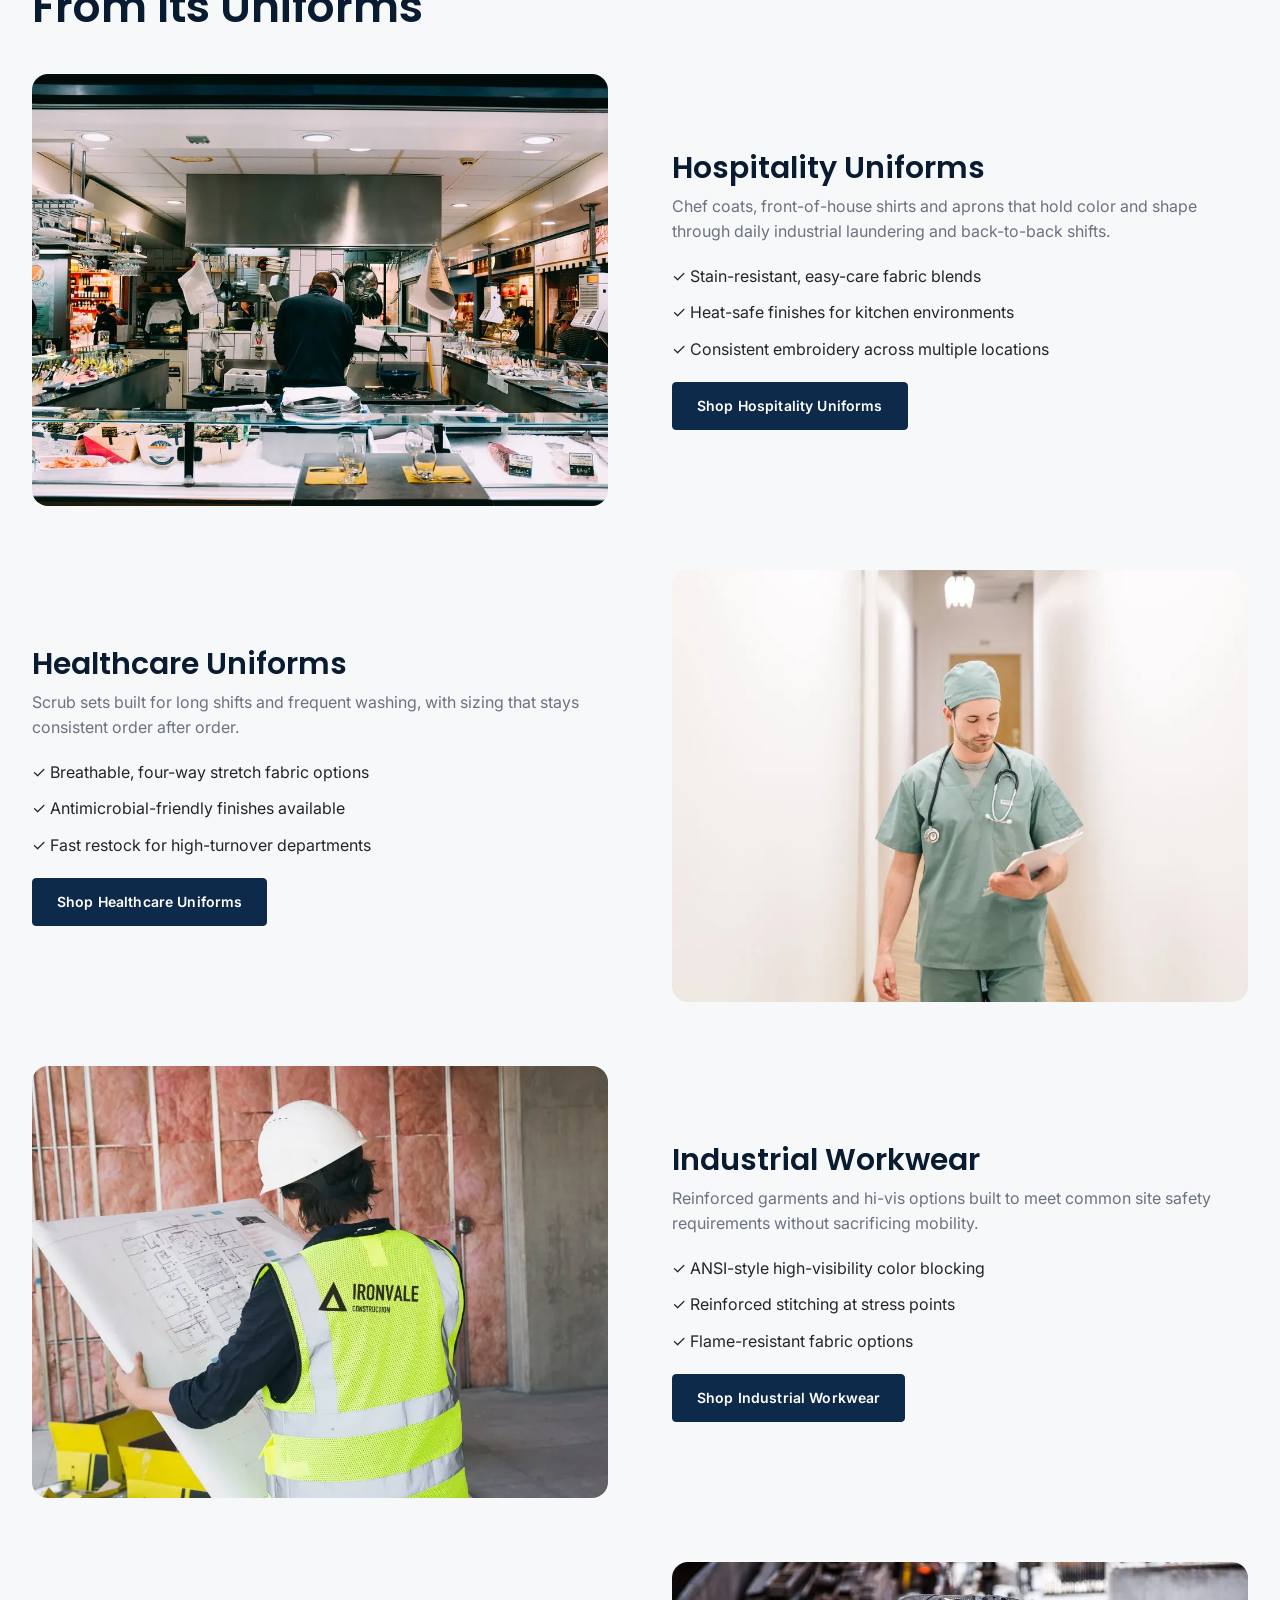
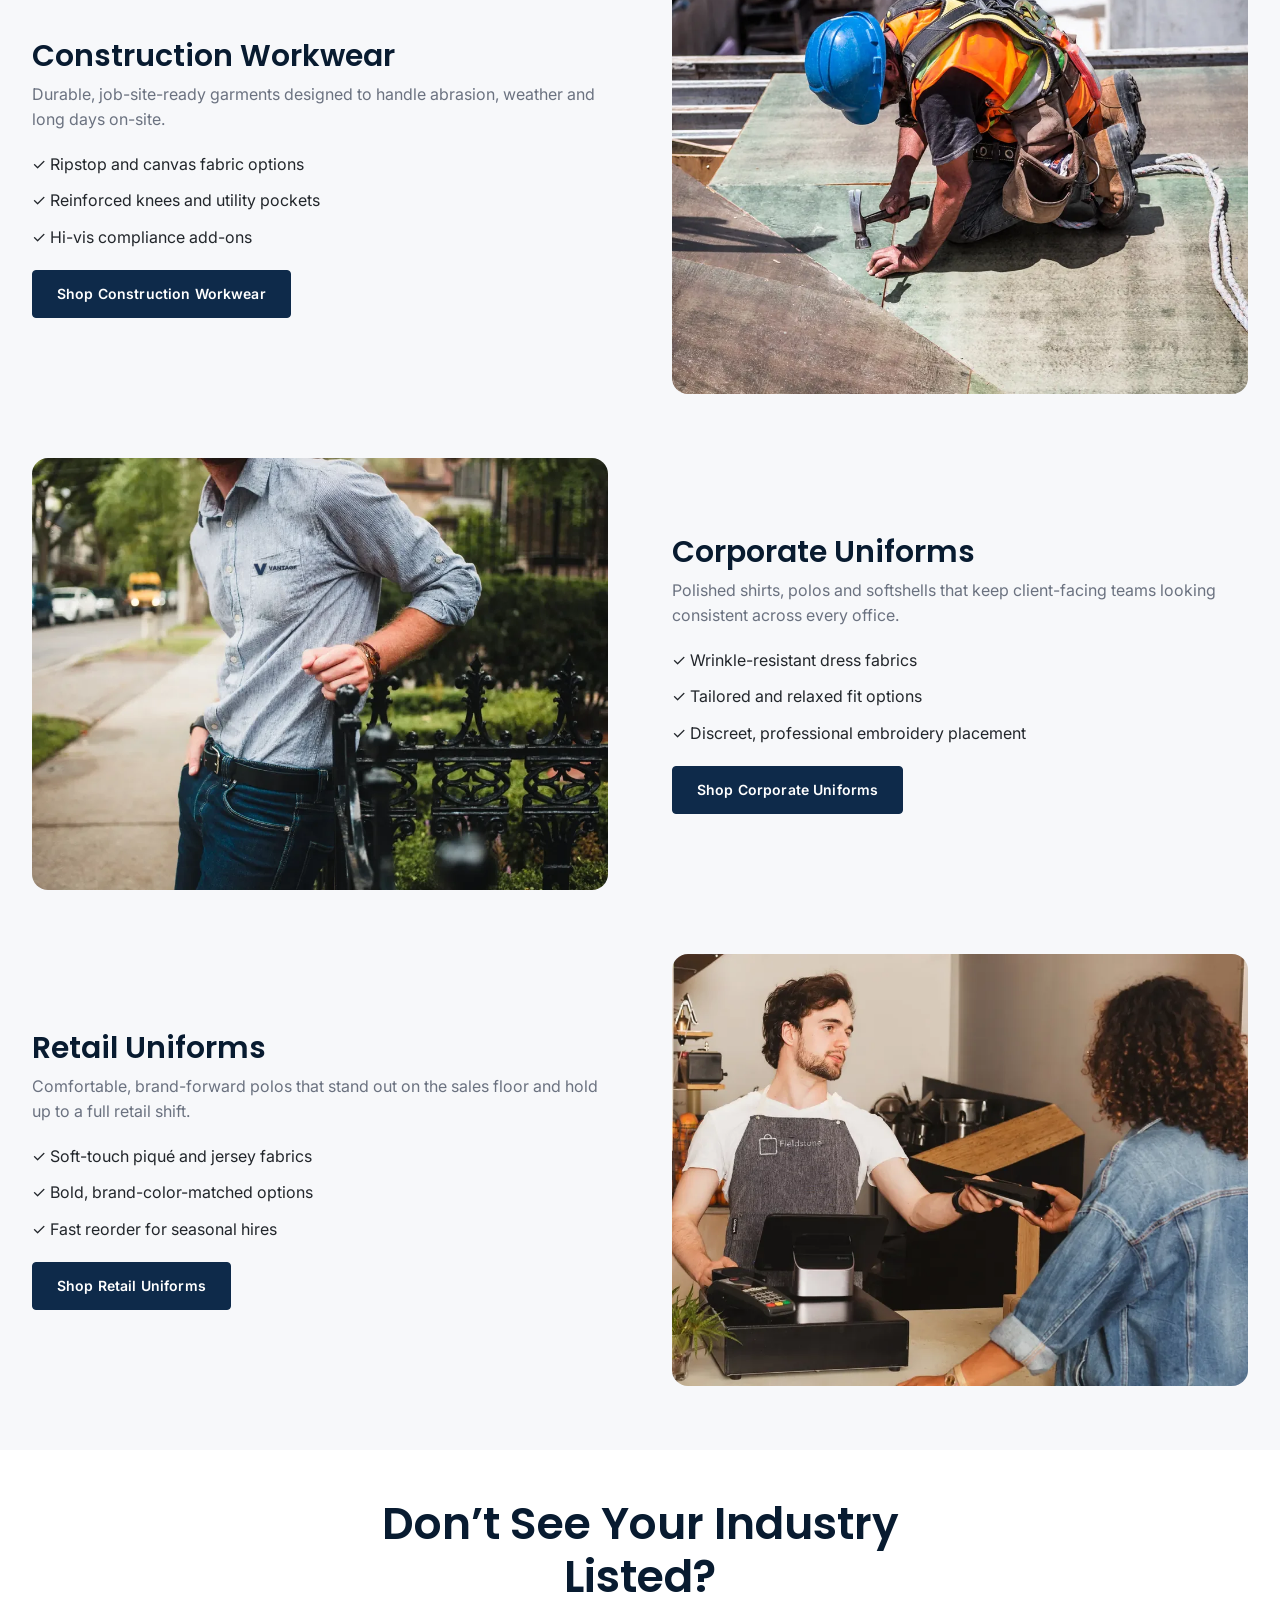
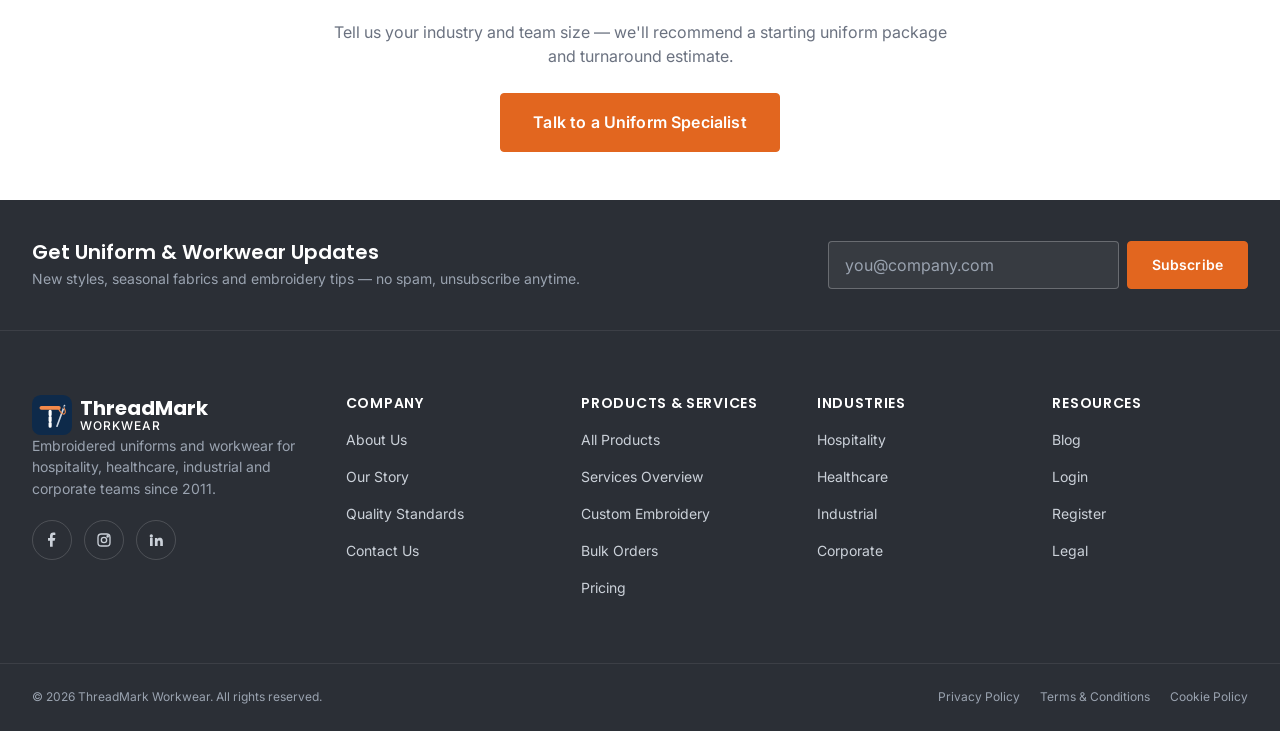
<file: pages/industries.html>
<!DOCTYPE html>
<html lang="en" dir="ltr">
<head>
  <meta charset="UTF-8">
  <meta name="viewport" content="width=device-width, initial-scale=1.0">
  <script>(function(){var d=document.documentElement;try{var t=localStorage.getItem("tm-theme");if(t==="dark"||t==="light"){d.setAttribute("data-theme",t)}var r=localStorage.getItem("tm-dir");if(r==="rtl"||r==="ltr"){d.setAttribute("dir",r)}}catch(e){}})();</script>
  <title>Uniforms by Industry | ThreadMark</title>
  <meta name="description" content="Uniform programs built around your industry: hospitality, healthcare, industrial, construction, corporate and retail workwear, embroidered to your brand.">
  <link rel="canonical" href="https://www.threadmarkworkwear.com/pages/industries.html">
  <meta property="og:type" content="website">
  <meta property="og:title" content="Uniforms by Industry | ThreadMark">
  <meta property="og:description" content="Uniform programs built around your industry: hospitality, healthcare, industrial, construction, corporate and retail workwear, embroidered to your brand.">
  <meta name="twitter:card" content="summary_large_image">
  <link rel="icon" type="image/svg+xml" href="../assets/images/favicon.svg">
  <link rel="preconnect" href="https://fonts.googleapis.com">
  <link rel="preconnect" href="https://fonts.gstatic.com" crossorigin>
  <link href="https://fonts.googleapis.com/css2?family=Poppins:wght@600;700&family=Inter:wght@400;500;600;700&display=swap" rel="stylesheet">
  <link rel="stylesheet" href="../assets/css/style.css">
  <link rel="stylesheet" href="../assets/css/dark-mode.css">
  <link rel="stylesheet" href="../assets/css/rtl.css">
  <script type="application/ld+json">
  {"@context":"https://schema.org","@type":"BreadcrumbList","itemListElement":[
    {"@type":"ListItem","position":1,"name":"Home","item":"https://www.threadmarkworkwear.com/"},
    {"@type":"ListItem","position":2,"name":"Industries","item":"https://www.threadmarkworkwear.com/pages/industries.html"}
  ]}
  </script>
  <meta property="og:image" content="https://www.threadmarkworkwear.com/assets/images/og-image.jpg" />
  <meta property="og:url" content="https://www.threadmarkworkwear.com/pages/industries.html" />
  <meta property="og:site_name" content="ThreadMark Workwear" />
  <meta name="twitter:title" content="Uniforms by Industry | ThreadMark" />
  <meta name="twitter:description" content="Uniform programs built around your industry: hospitality, healthcare, industrial, construction, corporate and retail workwear, embroidered to your brand." />
  <meta name="twitter:image" content="https://www.threadmarkworkwear.com/assets/images/og-image.jpg" />
</head>
<body>
  <a class="skip-link" href="#main">Skip to main content</a>

  <div class="mobile-nav" data-mobile-nav data-open="false">
    <div class="mobile-nav-backdrop"></div>
    <div class="mobile-nav-panel" role="dialog" aria-modal="true" aria-label="Mobile navigation">
      <div class="mobile-nav-head">
        <a href="index.html" class="brand">
          <img class="brand-mark" src="../assets/images/logo-mark.svg" alt="" width="40" height="40">
          <span class="brand-name">ThreadMark<span>Workwear</span></span>
        </a>
        <button type="button" class="nav-toggle" data-nav-close aria-label="Close menu">
          <svg width="20" height="20" viewBox="0 0 24 24" fill="none" stroke="currentColor" stroke-width="2" aria-hidden="true"><line x1="18" y1="6" x2="6" y2="18"/><line x1="6" y1="6" x2="18" y2="18"/></svg>
        </button>
      </div>
      <ul class="mobile-nav-links">
        <li class="mobile-nav-group"><button type="button" class="mobile-nav-group__toggle" aria-expanded="false" aria-controls="mobile-home-links">Home <svg class="mobile-nav-group__chev" width="14" height="14" viewBox="0 0 14 9" fill="none" aria-hidden="true"><path d="M1 1l6 6 6-6" stroke="currentColor" stroke-width="2" stroke-linecap="round"/></svg></button><ul class="mobile-nav-sub" id="mobile-home-links" hidden><li><a href="index.html">Home 1 — Uniform Supplier</a></li><li><a href="home-2.html">Home 2 — Industry Solutions</a></li></ul></li>
        <li><a href="about.html">About</a></li>
        <li><a href="products.html">Products</a></li>
        <li><a href="custom-embroidery.html">Custom Embroidery</a></li>
        <li><a href="bulk-orders.html">Bulk Orders</a></li>
        <li><a href="blog.html">Blog</a></li>
        <li><a href="contact.html">Contact</a></li>
      </ul>
      <div class="mobile-nav-cta">
        <a href="contact.html" class="btn btn-accent btn-block">Request a Quote</a>
      </div>
      <div class="mobile-nav-info">
        <span>Call us: <a href="tel:+18005550142">+1 (800) 555-0142</a></span>
        <span>Email: <a href="mailto:sales@threadmarkworkwear.com">sales@threadmarkworkwear.com</a></span>
        <span>Mon–Fri, 8:00 AM–6:00 PM EST</span>
      </div>
    </div>
  </div>

  <header class="site-header">
    <div class="header-topbar">
      <div class="container">
        <div class="topbar-info">
          <a href="tel:+18005550142"><span class="icon" aria-hidden="true">&#9742;</span>+1 (800) 555-0142</a>
          <a href="mailto:sales@threadmarkworkwear.com" class="hide-mobile"><span class="icon" aria-hidden="true">&#9993;</span>sales@threadmarkworkwear.com</a>
          <span class="hide-mobile"><span class="icon" aria-hidden="true">&#128337;</span>Mon–Fri, 8:00 AM–6:00 PM EST</span>
        </div>
      </div>
    </div>
    <div class="header-main">
      <div class="container">
        <a href="index.html" class="brand">
          <img class="brand-mark" src="../assets/images/logo-mark.svg" alt="" width="40" height="40">
          <span class="brand-name">ThreadMark<span>Workwear</span></span>
        </a>
        <nav class="main-nav" aria-label="Primary">
          <div class="nav-menu">
            <a href="index.html" class="nav-menu__link">Home <svg class="nav-menu__chev" width="12" height="12" viewBox="0 0 14 9" fill="none" aria-hidden="true"><path d="M1 1l6 6 6-6" stroke="currentColor" stroke-width="2" stroke-linecap="round"/></svg></a>
            <div class="nav-menu__list">
              <a href="index.html">Home 1 — Uniform Supplier</a>
              <a href="home-2.html">Home 2 — Industry Solutions</a>
            </div>
          </div>
          <a href="about.html">About</a>
          <a href="products.html">Products</a>
          <a href="custom-embroidery.html">Custom Embroidery</a>
          <a href="bulk-orders.html">Bulk Orders</a>
          <a href="blog.html">Blog</a>
          <a href="contact.html">Contact</a>
        </nav>
        <div class="header-actions">
          <button type="button" class="dir-toggle" data-dir-toggle aria-pressed="false" aria-label="Switch to right-to-left layout" title="Switch text direction">LTR</button>
          <button type="button" class="theme-toggle" data-theme-toggle aria-pressed="false" aria-label="Toggle dark mode">
          <svg class="icon-sun" width="16" height="16" viewBox="0 0 24 24" fill="none" stroke="currentColor" stroke-width="2" aria-hidden="true"><circle cx="12" cy="12" r="4"/><path d="M12 2v2M12 20v2M4.9 4.9l1.4 1.4M17.7 17.7l1.4 1.4M2 12h2M20 12h2M4.9 19.1l1.4-1.4M17.7 6.3l1.4-1.4"/></svg>
          <svg class="icon-moon" width="16" height="16" viewBox="0 0 24 24" fill="none" stroke="currentColor" stroke-width="2" aria-hidden="true"><path d="M21 12.8A9 9 0 1 1 11.2 3 7 7 0 0 0 21 12.8Z"/></svg>
        </button>
          <a href="contact.html" class="btn btn-accent btn-sm">Request a Quote</a>
          <button type="button" class="nav-toggle" data-nav-toggle aria-label="Open menu" aria-expanded="false">
            <svg width="20" height="20" viewBox="0 0 24 24" fill="none" stroke="currentColor" stroke-width="2" aria-hidden="true"><line x1="3" y1="6" x2="21" y2="6"/><line x1="3" y1="12" x2="21" y2="12"/><line x1="3" y1="18" x2="21" y2="18"/></svg>
          </button>
        </div>
      </div>
    </div>
  </header>

  <main id="main">
    <section class="page-hero">
      <div class="container">
        <ol class="breadcrumb">
          <li><a href="index.html">Home</a></li>
          <li aria-current="page">Industries</li>
        </ol>
        <h1>Uniform Programs Built Around Your Industry</h1>
        <p>Every industry has different fabric, durability and compliance requirements. Tell us yours and we'll recommend a starting uniform package.</p>
      </div>
    </section>

    <section class="section" aria-labelledby="industriesHeading">
      <div class="container">
        <div class="section-head">
          <span class="eyebrow">Industries We Outfit</span>
          <h2 id="industriesHeading">Find Uniforms for Your Sector</h2>
        </div>
        <div class="grid grid-4">
          <a class="industry-card" href="products.html?category=hospitality">
            <img decoding="async" src="../assets/images/photos/tm-ind-hospitality.webp" alt="Cafe owner in an apron embroidered with the Northside Hospitality logo" loading="lazy" width="600" height="800">
            <span class="industry-card-tag">Hospitality</span>
            <div class="industry-card-body">
              <h3>Hospitality</h3>
              <p>Chef coats, aprons and front-of-house wear that stay sharp through back-to-back shifts.</p>
            </div>
          </a>
          <a class="industry-card" href="products.html?category=healthcare">
            <img decoding="async" src="../assets/images/photos/tm-ind-healthcare.webp" alt="Doctor in green scrubs embroidered with the Bright River Health Partners logo" loading="lazy" width="600" height="800">
            <span class="industry-card-tag">Healthcare</span>
            <div class="industry-card-body">
              <h3>Healthcare</h3>
              <p>Scrub sets in antimicrobial-friendly fabrics, easy to launder and quick to restock.</p>
            </div>
          </a>
          <a class="industry-card" href="products.html?category=industrial">
            <img decoding="async" src="../assets/images/photos/tm-ind-industrial.webp" alt="Worker in an orange high-visibility vest printed with the Vantage Logistics logo" loading="lazy" width="600" height="800">
            <span class="industry-card-tag">Industrial</span>
            <div class="industry-card-body">
              <h3>Industrial</h3>
              <p>Hi-vis and flame-resistant options built to meet site safety requirements.</p>
            </div>
          </a>
          <a class="industry-card" href="products.html?category=corporate">
            <img decoding="async" src="../assets/images/photos/tm-ind-corporate.webp" alt="Professional in a navy suit standing against a brick wall" loading="lazy" width="600" height="800">
            <span class="industry-card-tag">Corporate</span>
            <div class="industry-card-body">
              <h3>Corporate</h3>
              <p>Polished shirts, polos and softshells for client-facing and office teams.</p>
            </div>
          </a>
          <a class="industry-card" href="products.html?category=retail">
            <img decoding="async" src="../assets/images/photos/tm-ind-retail.webp" alt="Shop owner in a denim apron embroidered with the Fieldstone Retail logo" loading="lazy" width="600" height="800">
            <span class="industry-card-tag">Retail</span>
            <div class="industry-card-body">
              <h3>Retail</h3>
              <p>Comfortable, brand-forward polos that stand out on a busy sales floor.</p>
            </div>
          </a>
          <a class="industry-card" href="products.html?category=construction">
            <img decoding="async" src="../assets/images/photos/tm-ind-construction.webp" alt="Construction worker among scaffolding, wearing an Ironvale-branded hard hat and hi-vis vest" loading="lazy" width="600" height="800">
            <span class="industry-card-tag">Construction</span>
            <div class="industry-card-body">
              <h3>Construction</h3>
              <p>Reinforced fabrics and hi-vis compliance for job-site crews.</p>
            </div>
          </a>
          <a class="industry-card" href="products.html?category=education">
            <img decoding="async" src="../assets/images/photos/tm-ind-education.webp" alt="Instructor explaining at a whiteboard" loading="lazy" width="600" height="800">
            <span class="industry-card-tag">Education</span>
            <div class="industry-card-body">
              <h3>Education</h3>
              <p>Durable, easy-order uniforms for campus staff and facilities teams.</p>
            </div>
          </a>
          <a class="industry-card" href="products.html?category=logistics">
            <img decoding="async" src="../assets/images/photos/tm-ind-logistics.webp" alt="Rail and logistics staff in orange high-visibility vests" loading="lazy" width="600" height="800">
            <span class="industry-card-tag">Logistics</span>
            <div class="industry-card-body">
              <h3>Logistics</h3>
              <p>Hi-vis workwear built for warehouse floors and delivery teams alike.</p>
            </div>
          </a>
        </div>
      </div>
    </section>

    <section class="section section-alt" aria-labelledby="programsHeading">
      <div class="container">
        <div class="section-head">
          <span class="eyebrow">Industry Programs</span>
          <h2 id="programsHeading">What Each Industry Needs From Its Uniforms</h2>
        </div>
        <div class="industry-rows">
        <div class="split industry-row" id="hospitality">
          <div>
            <img decoding="async" src="../assets/images/photos/tm-h2-ind-hospitality.webp" alt="Chef working in an open restaurant kitchen" loading="lazy" width="1000" height="750" class="industry-row__img">
          </div>
          <div>
            <h3>Hospitality Uniforms</h3>
            <p class="text-muted">Chef coats, front-of-house shirts and aprons that hold color and shape through daily industrial laundering and back-to-back shifts.</p>
            <ul class="industry-row__list">
                <li>&#10003; Stain-resistant, easy-care fabric blends</li>
                <li>&#10003; Heat-safe finishes for kitchen environments</li>
                <li>&#10003; Consistent embroidery across multiple locations</li>
            </ul>
            <a href="products.html?category=hospitality" class="btn btn-primary">Shop Hospitality Uniforms</a>
          </div>
        </div>
        <div class="split reverse industry-row" id="healthcare">
          <div>
            <img decoding="async" src="../assets/images/photos/tm-h2-ind-healthcare.webp" alt="Doctor in scrubs walking a hospital corridor" loading="lazy" width="1000" height="750" class="industry-row__img">
          </div>
          <div>
            <h3>Healthcare Uniforms</h3>
            <p class="text-muted">Scrub sets built for long shifts and frequent washing, with sizing that stays consistent order after order.</p>
            <ul class="industry-row__list">
                <li>&#10003; Breathable, four-way stretch fabric options</li>
                <li>&#10003; Antimicrobial-friendly finishes available</li>
                <li>&#10003; Fast restock for high-turnover departments</li>
            </ul>
            <a href="products.html?category=healthcare" class="btn btn-primary">Shop Healthcare Uniforms</a>
          </div>
        </div>
        <div class="split industry-row" id="industrial">
          <div>
            <img decoding="async" src="../assets/images/photos/tm-h2-ind-industrial.webp" alt="Site worker reviewing plans in a hi-vis vest with an Ironvale Construction back print" loading="lazy" width="1000" height="750" class="industry-row__img">
          </div>
          <div>
            <h3>Industrial Workwear</h3>
            <p class="text-muted">Reinforced garments and hi-vis options built to meet common site safety requirements without sacrificing mobility.</p>
            <ul class="industry-row__list">
                <li>&#10003; ANSI-style high-visibility color blocking</li>
                <li>&#10003; Reinforced stitching at stress points</li>
                <li>&#10003; Flame-resistant fabric options</li>
            </ul>
            <a href="products.html?category=industrial" class="btn btn-primary">Shop Industrial Workwear</a>
          </div>
        </div>
        <div class="split reverse industry-row" id="construction">
          <div>
            <img decoding="async" src="../assets/images/photos/tm-h2-ind-construction.webp" alt="Builder in hi-vis and hard hat hammering on site" loading="lazy" width="1000" height="750" class="industry-row__img">
          </div>
          <div>
            <h3>Construction Workwear</h3>
            <p class="text-muted">Durable, job-site-ready garments designed to handle abrasion, weather and long days on-site.</p>
            <ul class="industry-row__list">
                <li>&#10003; Ripstop and canvas fabric options</li>
                <li>&#10003; Reinforced knees and utility pockets</li>
                <li>&#10003; Hi-vis compliance add-ons</li>
            </ul>
            <a href="products.html?category=construction" class="btn btn-primary">Shop Construction Workwear</a>
          </div>
        </div>
        <div class="split industry-row" id="corporate">
          <div>
            <img decoding="async" src="../assets/images/photos/tm-h2-ind-corporate.webp" alt="Office professional in a chambray shirt with an embroidered Vantage Logistics pocket logo" loading="lazy" width="1000" height="750" class="industry-row__img">
          </div>
          <div>
            <h3>Corporate Uniforms</h3>
            <p class="text-muted">Polished shirts, polos and softshells that keep client-facing teams looking consistent across every office.</p>
            <ul class="industry-row__list">
                <li>&#10003; Wrinkle-resistant dress fabrics</li>
                <li>&#10003; Tailored and relaxed fit options</li>
                <li>&#10003; Discreet, professional embroidery placement</li>
            </ul>
            <a href="products.html?category=corporate" class="btn btn-primary">Shop Corporate Uniforms</a>
          </div>
        </div>
        <div class="split reverse industry-row" id="retail">
          <div>
            <img decoding="async" src="../assets/images/photos/tm-h2-ind-retail.webp" alt="Barista in a Fieldstone Retail embroidered apron serving a customer at the till" loading="lazy" width="1000" height="750" class="industry-row__img">
          </div>
          <div>
            <h3>Retail Uniforms</h3>
            <p class="text-muted">Comfortable, brand-forward polos that stand out on the sales floor and hold up to a full retail shift.</p>
            <ul class="industry-row__list">
                <li>&#10003; Soft-touch piqué and jersey fabrics</li>
                <li>&#10003; Bold, brand-color-matched options</li>
                <li>&#10003; Fast reorder for seasonal hires</li>
            </ul>
            <a href="products.html?category=retail" class="btn btn-primary">Shop Retail Uniforms</a>
          </div>
        </div>
        </div>
      </div>
    </section>

    <section class="section" style="padding-block: var(--space-12);">
      <div class="container text-center" style="max-width:680px;">
        <h2>Don&rsquo;t See Your Industry Listed?</h2>
        <p class="text-muted" style="margin-block: var(--space-4) var(--space-6);">Tell us your industry and team size — we'll recommend a starting uniform package and turnaround estimate.</p>
        <a href="contact.html" class="btn btn-accent btn-lg">Talk to a Uniform Specialist</a>
      </div>
    </section>
  </main>

  <footer class="site-footer">
    <div class="footer-newsletter">
      <div class="container footer-newsletter-inner">
        <div>
          <h3>Get Uniform &amp; Workwear Updates</h3>
          <p>New styles, seasonal fabrics and embroidery tips — no spam, unsubscribe anytime.</p>
        </div>
        <form class="newsletter-form" data-custom-submit="true">
          <label for="footerNewsletterEmail5" class="visually-hidden">Email address</label>
          <input type="email" id="footerNewsletterEmail5" class="input" placeholder="you@company.com" required>
          <button type="submit" class="btn btn-accent">Subscribe</button>
        </form>
      </div>
    </div>
    <div class="footer-top">
      <div class="container footer-grid">
        <div class="footer-brand">
          <a href="index.html" class="brand">
            <img class="brand-mark" src="../assets/images/logo-mark.svg" alt="" width="40" height="40">
            <span class="brand-name">ThreadMark<span>Workwear</span></span>
          </a>
          <p>Embroidered uniforms and workwear for hospitality, healthcare, industrial and corporate teams since 2011.</p>
          <div class="footer-social">
            <a href="https://www.facebook.com/threadmarkworkwear" aria-label="ThreadMark on Facebook" target="_blank" rel="noopener"><svg width="16" height="16" viewBox="0 0 24 24" fill="currentColor" aria-hidden="true"><path d="M13 22v-9h3l1-4h-4V6.5C13 5.3 13.4 4.5 15.1 4.5H17V1.1C16.6 1 15.3.8 13.9.8 10.9.8 9 2.6 9 6.1V9H6v4h3v9h4Z"/></svg></a>
            <a href="https://www.instagram.com/threadmarkworkwear" aria-label="ThreadMark on Instagram" target="_blank" rel="noopener"><svg width="16" height="16" viewBox="0 0 24 24" fill="none" stroke="currentColor" stroke-width="2" aria-hidden="true"><rect x="3" y="3" width="18" height="18" rx="5"/><circle cx="12" cy="12" r="4"/><circle cx="17.5" cy="6.5" r="1"/></svg></a>
            <a href="https://www.linkedin.com/company/threadmarkworkwear" aria-label="ThreadMark on LinkedIn" target="_blank" rel="noopener"><svg width="16" height="16" viewBox="0 0 24 24" fill="currentColor" aria-hidden="true"><path d="M4.98 3.5a2.5 2.5 0 1 1 0 5 2.5 2.5 0 0 1 0-5ZM3 9h4v12H3V9Zm7 0h3.8v1.7h.1c.5-.9 1.8-1.9 3.7-1.9 4 0 4.7 2.6 4.7 6V21h-4v-5.3c0-1.3 0-3-1.8-3s-2.1 1.4-2.1 2.9V21h-4V9Z"/></svg></a>
          </div>
        </div>
        <div class="footer-col">
          <h3>Company</h3>
          <ul>
            <li><a href="about.html">About Us</a></li>
            <li><a href="about.html#story">Our Story</a></li>
            <li><a href="about.html#quality">Quality Standards</a></li>
            <li><a href="contact.html">Contact Us</a></li>
          </ul>
        </div>
        <div class="footer-col">
          <h3>Products &amp; Services</h3>
          <ul>
            <li><a href="products.html">All Products</a></li>
            <li><a href="services.html">Services Overview</a></li>
            <li><a href="custom-embroidery.html">Custom Embroidery</a></li>
            <li><a href="bulk-orders.html">Bulk Orders</a></li>
            <li><a href="pricing.html">Pricing</a></li>
          </ul>
        </div>
        <div class="footer-col">
          <h3>Industries</h3>
          <ul>
            <li><a href="products.html?category=hospitality">Hospitality</a></li>
            <li><a href="products.html?category=healthcare">Healthcare</a></li>
            <li><a href="products.html?category=industrial">Industrial</a></li>
            <li><a href="products.html?category=corporate">Corporate</a></li>
          </ul>
        </div>
        <div class="footer-col">
          <h3>Resources</h3>
          <ul>
            <li><a href="blog.html">Blog</a></li>
            <li><a href="login.html">Login</a></li>
            <li><a href="register.html">Register</a></li>
            <li><a href="legal.html">Legal</a></li>
          </ul>
        </div>
      </div>
    </div>
    <div class="footer-bottom">
      <div class="container">
        <span>&copy; 2026 ThreadMark Workwear. All rights reserved.</span>
        <div class="footer-legal-links">
          <a href="legal.html#privacy">Privacy Policy</a>
          <a href="legal.html#terms">Terms &amp; Conditions</a>
          <a href="legal.html#cookies">Cookie Policy</a>
        </div>
      </div>
    </div>
  </footer>

  <script src="../assets/js/main.js"></script>
</body>
</html>
</file>
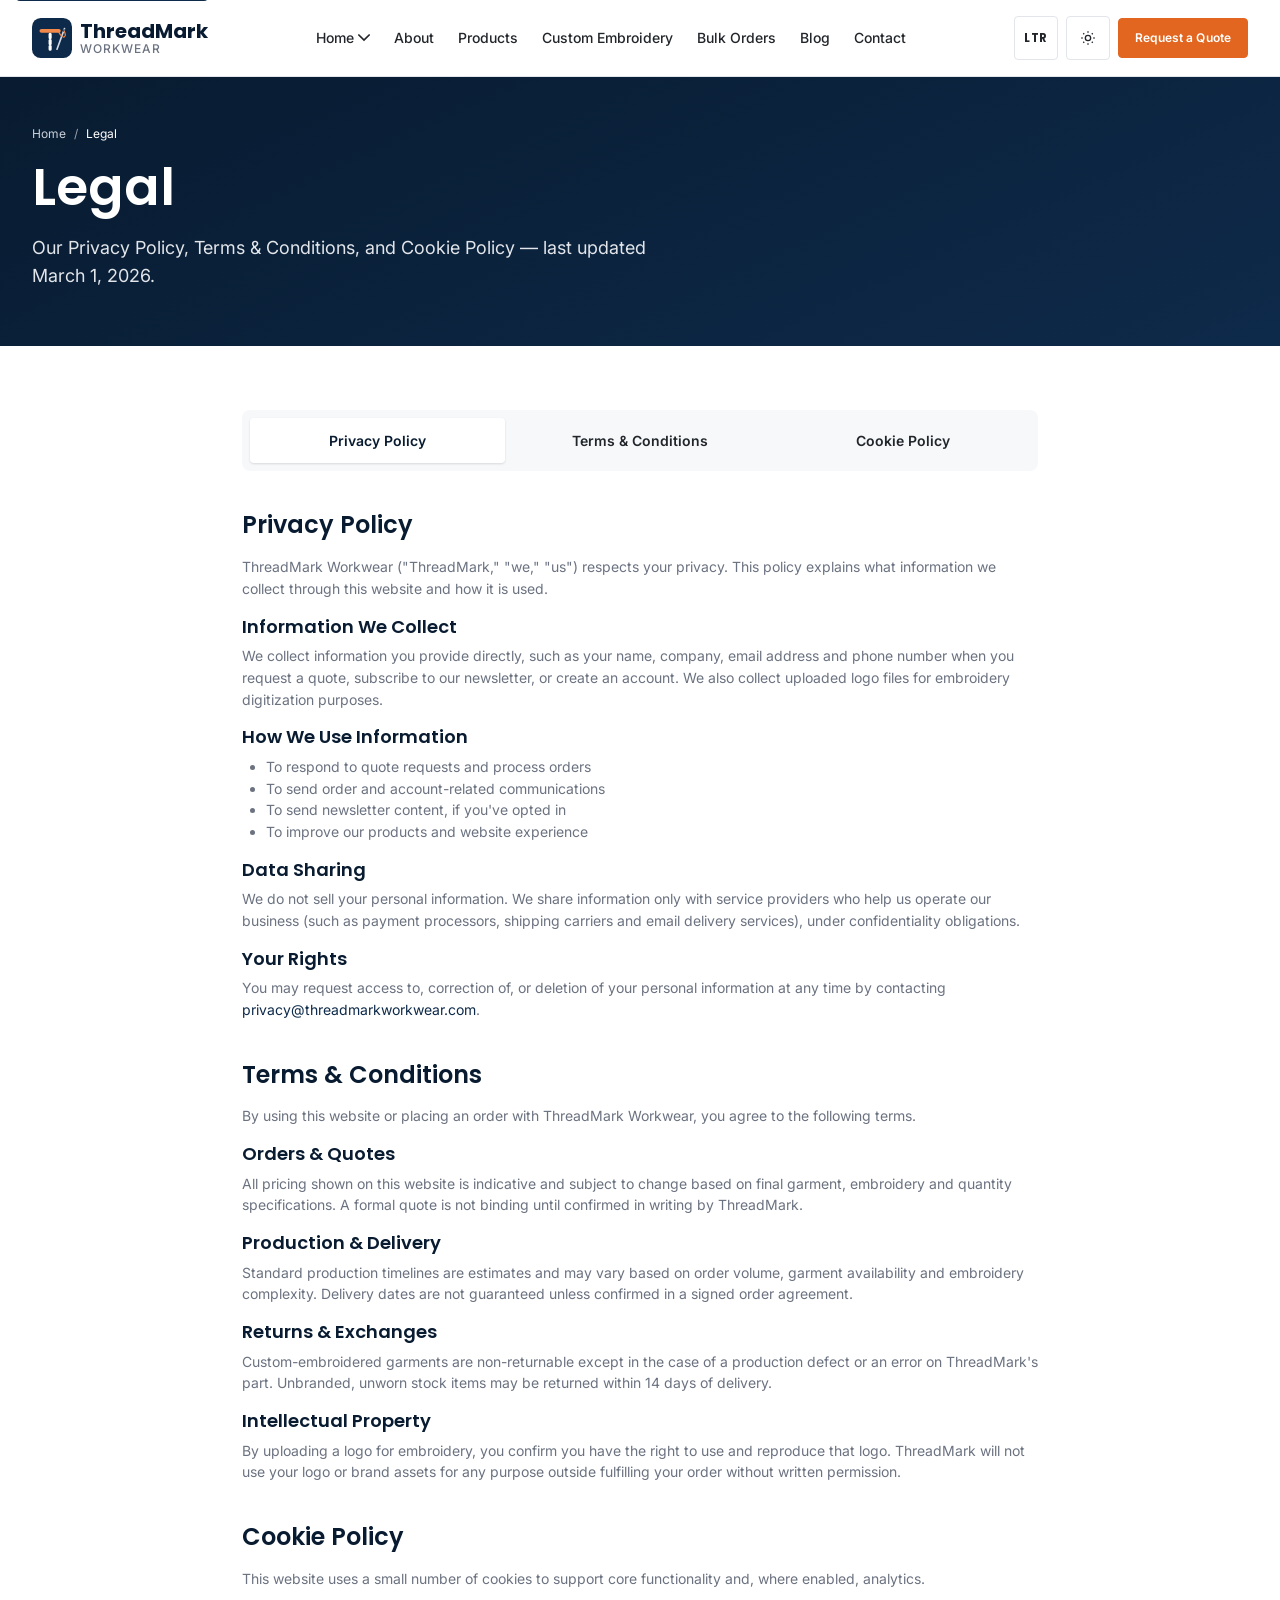
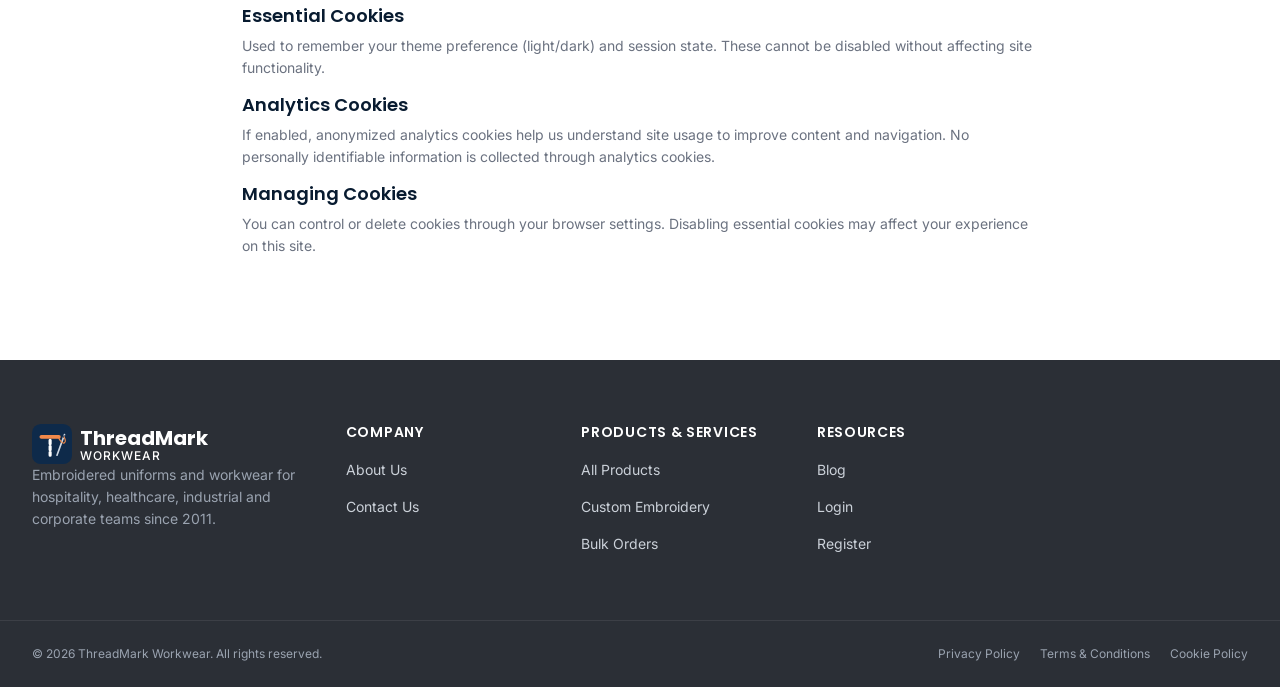
<file: pages/legal.html>
<!DOCTYPE html>
<html lang="en" dir="ltr">
<head>
  <meta charset="UTF-8">
  <meta name="viewport" content="width=device-width, initial-scale=1.0">
  <script>(function(){var d=document.documentElement;try{var t=localStorage.getItem("tm-theme");if(t==="dark"||t==="light"){d.setAttribute("data-theme",t)}var r=localStorage.getItem("tm-dir");if(r==="rtl"||r==="ltr"){d.setAttribute("dir",r)}}catch(e){}})();</script>
  <title>Privacy Policy, Terms &amp; Cookie Policy | ThreadMark</title>
  <meta name="description" content="ThreadMark Workwear privacy policy, terms of service and cookie policy covering quotes, logo artwork, uniform orders, delivery and your personal data.">
  <link rel="canonical" href="https://www.threadmarkworkwear.com/pages/legal.html">
  <link rel="icon" type="image/svg+xml" href="../assets/images/favicon.svg">
  <link rel="preconnect" href="https://fonts.googleapis.com">
  <link rel="preconnect" href="https://fonts.gstatic.com" crossorigin>
  <link href="https://fonts.googleapis.com/css2?family=Poppins:wght@600;700&family=Inter:wght@400;500;600;700&display=swap" rel="stylesheet">
  <link rel="stylesheet" href="../assets/css/style.css">
  <link rel="stylesheet" href="../assets/css/dark-mode.css">
  <link rel="stylesheet" href="../assets/css/rtl.css">
  <meta property="og:type" content="website" />
  <meta property="og:title" content="Privacy Policy, Terms &amp; Cookie Policy | ThreadMark" />
  <meta property="og:description" content="ThreadMark Workwear privacy policy, terms of service and cookie policy covering quotes, logo artwork, uniform orders, delivery and your personal data." />
  <meta property="og:image" content="https://www.threadmarkworkwear.com/assets/images/og-image.jpg" />
  <meta property="og:url" content="https://www.threadmarkworkwear.com/pages/legal.html" />
  <meta property="og:site_name" content="ThreadMark Workwear" />
  <meta name="twitter:card" content="summary_large_image" />
  <meta name="twitter:title" content="Privacy Policy, Terms &amp; Cookie Policy | ThreadMark" />
  <meta name="twitter:description" content="ThreadMark Workwear privacy policy, terms of service and cookie policy covering quotes, logo artwork, uniform orders, delivery and your personal data." />
  <meta name="twitter:image" content="https://www.threadmarkworkwear.com/assets/images/og-image.jpg" />
  <script type="application/ld+json">{"@context": "https://schema.org", "@type": "WebPage", "name": "Privacy Policy, Terms & Cookie Policy | ThreadMark", "description": "ThreadMark Workwear privacy policy, terms of service and cookie policy covering quotes, logo artwork, uniform orders, delivery and your personal data.", "url": "https://www.threadmarkworkwear.com/pages/legal.html", "isPartOf": {"@type": "WebSite", "name": "ThreadMark Workwear", "url": "https://www.threadmarkworkwear.com/"}}</script>
  <script type="application/ld+json">{"@context": "https://schema.org", "@type": "BreadcrumbList", "itemListElement": [{"@type": "ListItem", "position": 1, "name": "Home", "item": "https://www.threadmarkworkwear.com/pages/index.html"}, {"@type": "ListItem", "position": 2, "name": "Legal", "item": "https://www.threadmarkworkwear.com/pages/legal.html"}]}</script>
</head>
<body>
  <a class="skip-link" href="#main">Skip to main content</a>

  <div class="mobile-nav" data-mobile-nav data-open="false">
    <div class="mobile-nav-backdrop"></div>
    <div class="mobile-nav-panel" role="dialog" aria-modal="true" aria-label="Mobile navigation">
      <div class="mobile-nav-head">
        <a href="index.html" class="brand">
          <img class="brand-mark" src="../assets/images/logo-mark.svg" alt="" width="40" height="40">
          <span class="brand-name">ThreadMark<span>Workwear</span></span>
        </a>
        <button type="button" class="nav-toggle" data-nav-close aria-label="Close menu">
          <svg width="20" height="20" viewBox="0 0 24 24" fill="none" stroke="currentColor" stroke-width="2" aria-hidden="true"><line x1="18" y1="6" x2="6" y2="18"/><line x1="6" y1="6" x2="18" y2="18"/></svg>
        </button>
      </div>
      <ul class="mobile-nav-links">
        <li class="mobile-nav-group"><button type="button" class="mobile-nav-group__toggle" aria-expanded="false" aria-controls="mobile-home-links">Home <svg class="mobile-nav-group__chev" width="14" height="14" viewBox="0 0 14 9" fill="none" aria-hidden="true"><path d="M1 1l6 6 6-6" stroke="currentColor" stroke-width="2" stroke-linecap="round"/></svg></button><ul class="mobile-nav-sub" id="mobile-home-links" hidden><li><a href="index.html">Home 1 — Uniform Supplier</a></li><li><a href="home-2.html">Home 2 — Industry Solutions</a></li></ul></li>
        <li><a href="about.html">About</a></li>
        <li><a href="products.html">Products</a></li>
        <li><a href="custom-embroidery.html">Custom Embroidery</a></li>
        <li><a href="bulk-orders.html">Bulk Orders</a></li>
        <li><a href="blog.html">Blog</a></li>
        <li><a href="contact.html">Contact</a></li>
      </ul>
      <div class="mobile-nav-cta">
        <a href="contact.html" class="btn btn-accent btn-block">Request a Quote</a>
      </div>
    </div>
  </div>

  <header class="site-header">
    <div class="header-main">
      <div class="container">
        <a href="index.html" class="brand">
          <img class="brand-mark" src="../assets/images/logo-mark.svg" alt="" width="40" height="40">
          <span class="brand-name">ThreadMark<span>Workwear</span></span>
        </a>
        <nav class="main-nav" aria-label="Primary">
          <div class="nav-menu">
            <a href="index.html" class="nav-menu__link">Home <svg class="nav-menu__chev" width="12" height="12" viewBox="0 0 14 9" fill="none" aria-hidden="true"><path d="M1 1l6 6 6-6" stroke="currentColor" stroke-width="2" stroke-linecap="round"/></svg></a>
            <div class="nav-menu__list">
              <a href="index.html">Home 1 — Uniform Supplier</a>
              <a href="home-2.html">Home 2 — Industry Solutions</a>
            </div>
          </div>
          <a href="about.html">About</a>
          <a href="products.html">Products</a>
          <a href="custom-embroidery.html">Custom Embroidery</a>
          <a href="bulk-orders.html">Bulk Orders</a>
          <a href="blog.html">Blog</a>
          <a href="contact.html">Contact</a>
        </nav>
        <div class="header-actions">
          <button type="button" class="dir-toggle" data-dir-toggle aria-pressed="false" aria-label="Switch to right-to-left layout" title="Switch text direction">LTR</button>
          <button type="button" class="theme-toggle" data-theme-toggle aria-pressed="false" aria-label="Toggle dark mode">
          <svg class="icon-sun" width="16" height="16" viewBox="0 0 24 24" fill="none" stroke="currentColor" stroke-width="2" aria-hidden="true"><circle cx="12" cy="12" r="4"/><path d="M12 2v2M12 20v2M4.9 4.9l1.4 1.4M17.7 17.7l1.4 1.4M2 12h2M20 12h2M4.9 19.1l1.4-1.4M17.7 6.3l1.4-1.4"/></svg>
          <svg class="icon-moon" width="16" height="16" viewBox="0 0 24 24" fill="none" stroke="currentColor" stroke-width="2" aria-hidden="true"><path d="M21 12.8A9 9 0 1 1 11.2 3 7 7 0 0 0 21 12.8Z"/></svg>
        </button>
          <a href="contact.html" class="btn btn-accent btn-sm">Request a Quote</a>
          <button type="button" class="nav-toggle" data-nav-toggle aria-label="Open menu" aria-expanded="false">
            <svg width="20" height="20" viewBox="0 0 24 24" fill="none" stroke="currentColor" stroke-width="2" aria-hidden="true"><line x1="3" y1="6" x2="21" y2="6"/><line x1="3" y1="12" x2="21" y2="12"/><line x1="3" y1="18" x2="21" y2="18"/></svg>
          </button>
        </div>
      </div>
    </div>
  </header>

  <main id="main">
    <section class="page-hero">
      <div class="container">
        <ol class="breadcrumb">
          <li><a href="index.html">Home</a></li>
          <li aria-current="page">Legal</li>
        </ol>
        <h1>Legal</h1>
        <p>Our Privacy Policy, Terms &amp; Conditions, and Cookie Policy — last updated March 1, 2026.</p>
      </div>
    </section>

    <section class="section">
      <div class="container" style="max-width: 860px;">
        <nav class="legal-nav" aria-label="Legal document sections" id="legalNav">
          <a href="#privacy" class="is-active">Privacy Policy</a>
          <a href="#terms">Terms &amp; Conditions</a>
          <a href="#cookies">Cookie Policy</a>
        </nav>

        <div class="legal-section" id="privacy">
          <h2>Privacy Policy</h2>
          <p>ThreadMark Workwear ("ThreadMark," "we," "us") respects your privacy. This policy explains what information we collect through this website and how it is used.</p>
          <h3>Information We Collect</h3>
          <p>We collect information you provide directly, such as your name, company, email address and phone number when you request a quote, subscribe to our newsletter, or create an account. We also collect uploaded logo files for embroidery digitization purposes.</p>
          <h3>How We Use Information</h3>
          <ul>
            <li>To respond to quote requests and process orders</li>
            <li>To send order and account-related communications</li>
            <li>To send newsletter content, if you've opted in</li>
            <li>To improve our products and website experience</li>
          </ul>
          <h3>Data Sharing</h3>
          <p>We do not sell your personal information. We share information only with service providers who help us operate our business (such as payment processors, shipping carriers and email delivery services), under confidentiality obligations.</p>
          <h3>Your Rights</h3>
          <p>You may request access to, correction of, or deletion of your personal information at any time by contacting <a href="mailto:privacy@threadmarkworkwear.com">privacy@threadmarkworkwear.com</a>.</p>
        </div>

        <div class="legal-section" id="terms">
          <h2>Terms &amp; Conditions</h2>
          <p>By using this website or placing an order with ThreadMark Workwear, you agree to the following terms.</p>
          <h3>Orders &amp; Quotes</h3>
          <p>All pricing shown on this website is indicative and subject to change based on final garment, embroidery and quantity specifications. A formal quote is not binding until confirmed in writing by ThreadMark.</p>
          <h3>Production &amp; Delivery</h3>
          <p>Standard production timelines are estimates and may vary based on order volume, garment availability and embroidery complexity. Delivery dates are not guaranteed unless confirmed in a signed order agreement.</p>
          <h3>Returns &amp; Exchanges</h3>
          <p>Custom-embroidered garments are non-returnable except in the case of a production defect or an error on ThreadMark's part. Unbranded, unworn stock items may be returned within 14 days of delivery.</p>
          <h3>Intellectual Property</h3>
          <p>By uploading a logo for embroidery, you confirm you have the right to use and reproduce that logo. ThreadMark will not use your logo or brand assets for any purpose outside fulfilling your order without written permission.</p>
        </div>

        <div class="legal-section" id="cookies">
          <h2>Cookie Policy</h2>
          <p>This website uses a small number of cookies to support core functionality and, where enabled, analytics.</p>
          <h3>Essential Cookies</h3>
          <p>Used to remember your theme preference (light/dark) and session state. These cannot be disabled without affecting site functionality.</p>
          <h3>Analytics Cookies</h3>
          <p>If enabled, anonymized analytics cookies help us understand site usage to improve content and navigation. No personally identifiable information is collected through analytics cookies.</p>
          <h3>Managing Cookies</h3>
          <p>You can control or delete cookies through your browser settings. Disabling essential cookies may affect your experience on this site.</p>
        </div>
      </div>
    </section>
  </main>

  <footer class="site-footer">
    <div class="footer-top">
      <div class="container footer-grid">
        <div class="footer-brand">
          <a href="index.html" class="brand">
            <img class="brand-mark" src="../assets/images/logo-mark.svg" alt="" width="40" height="40">
            <span class="brand-name">ThreadMark<span>Workwear</span></span>
          </a>
          <p>Embroidered uniforms and workwear for hospitality, healthcare, industrial and corporate teams since 2011.</p>
        </div>
        <div class="footer-col">
          <h3>Company</h3>
          <ul>
            <li><a href="about.html">About Us</a></li>
            <li><a href="contact.html">Contact Us</a></li>
          </ul>
        </div>
        <div class="footer-col">
          <h3>Products &amp; Services</h3>
          <ul>
            <li><a href="products.html">All Products</a></li>
            <li><a href="custom-embroidery.html">Custom Embroidery</a></li>
            <li><a href="bulk-orders.html">Bulk Orders</a></li>
          </ul>
        </div>
        <div class="footer-col">
          <h3>Resources</h3>
          <ul>
            <li><a href="blog.html">Blog</a></li>
            <li><a href="login.html">Login</a></li>
            <li><a href="register.html">Register</a></li>
          </ul>
        </div>
      </div>
    </div>
    <div class="footer-bottom">
      <div class="container">
        <span>&copy; 2026 ThreadMark Workwear. All rights reserved.</span>
        <div class="footer-legal-links">
          <a href="legal.html#privacy">Privacy Policy</a>
          <a href="legal.html#terms">Terms &amp; Conditions</a>
          <a href="legal.html#cookies">Cookie Policy</a>
        </div>
      </div>
    </div>
  </footer>

  <script src="../assets/js/main.js"></script>
  <script>
    // Highlight the active legal section link as the reader scrolls or clicks
    document.querySelectorAll('#legalNav a').forEach((link) => {
      link.addEventListener('click', () => {
        document.querySelectorAll('#legalNav a').forEach((l) => l.classList.remove('is-active'));
        link.classList.add('is-active');
      });
    });
  </script>
</body>
</html>
</file>
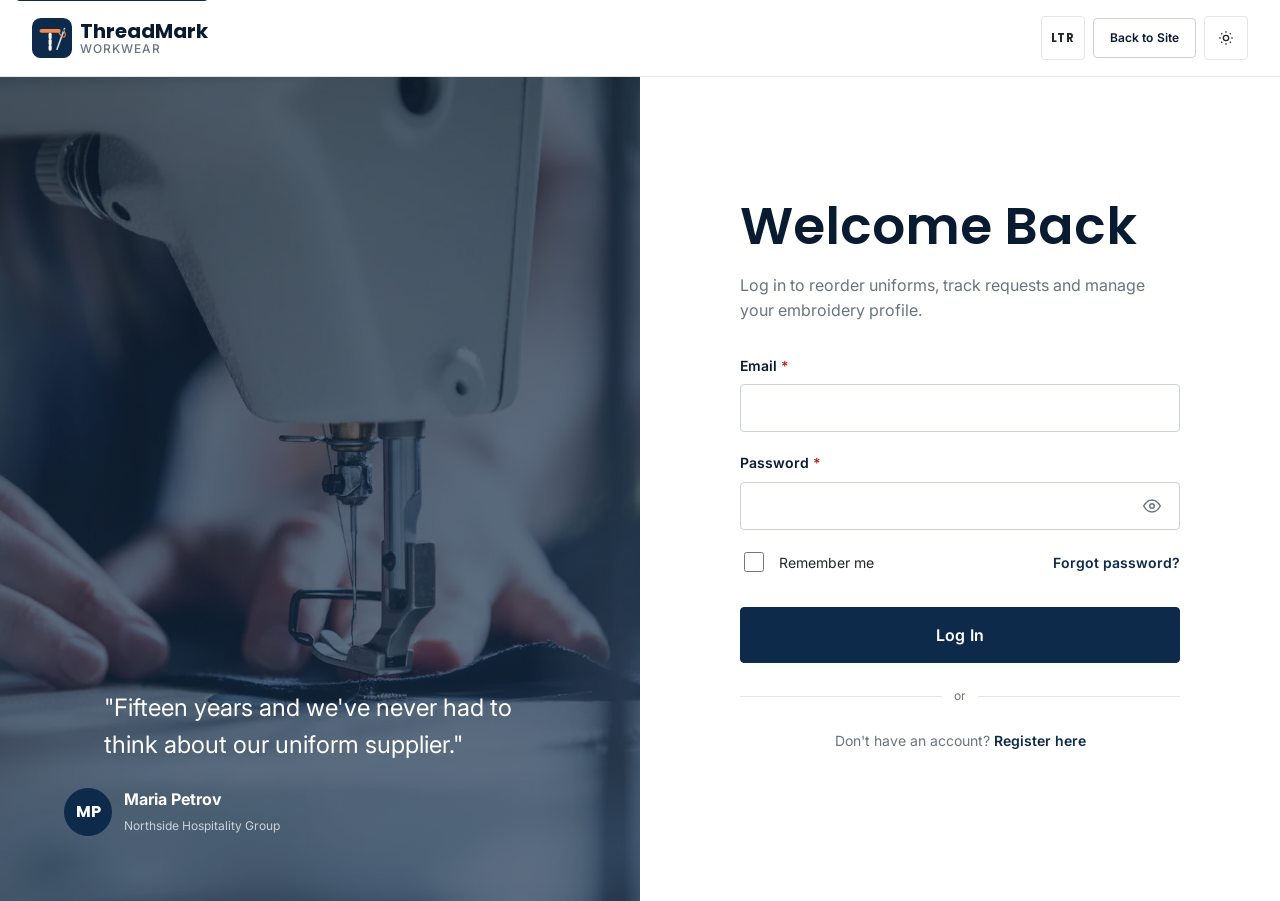
<file: pages/login.html>
<!DOCTYPE html>
<html lang="en" dir="ltr">
<head>
  <meta charset="UTF-8">
  <meta name="viewport" content="width=device-width, initial-scale=1.0">
  <script>(function(){var d=document.documentElement;try{var t=localStorage.getItem("tm-theme");if(t==="dark"||t==="light"){d.setAttribute("data-theme",t)}var r=localStorage.getItem("tm-dir");if(r==="rtl"||r==="ltr"){d.setAttribute("dir",r)}}catch(e){}})();</script>
  <title>Login | ThreadMark Workwear</title>
  <meta name="description" content="Log in to your ThreadMark Workwear account to reorder uniforms, approve embroidery proofs, track bulk orders and manage your team sizing records.">
  <link rel="canonical" href="https://www.threadmarkworkwear.com/pages/login.html">
  <meta name="robots" content="noindex">
  <link rel="icon" type="image/svg+xml" href="../assets/images/favicon.svg">
  <link rel="preconnect" href="https://fonts.googleapis.com">
  <link rel="preconnect" href="https://fonts.gstatic.com" crossorigin>
  <link href="https://fonts.googleapis.com/css2?family=Poppins:wght@600;700&family=Inter:wght@400;500;600;700&display=swap" rel="stylesheet">
  <link rel="stylesheet" href="../assets/css/style.css">
  <link rel="stylesheet" href="../assets/css/dark-mode.css">
  <link rel="stylesheet" href="../assets/css/rtl.css">
  <meta property="og:type" content="website" />
  <meta property="og:title" content="Login | ThreadMark Workwear" />
  <meta property="og:description" content="Log in to your ThreadMark Workwear account to reorder uniforms, approve embroidery proofs, track bulk orders and manage your team sizing records." />
  <meta property="og:image" content="https://www.threadmarkworkwear.com/assets/images/og-image.jpg" />
  <meta property="og:url" content="https://www.threadmarkworkwear.com/pages/login.html" />
  <meta property="og:site_name" content="ThreadMark Workwear" />
  <meta name="twitter:card" content="summary_large_image" />
  <meta name="twitter:title" content="Login | ThreadMark Workwear" />
  <meta name="twitter:description" content="Log in to your ThreadMark Workwear account to reorder uniforms, approve embroidery proofs, track bulk orders and manage your team sizing records." />
  <meta name="twitter:image" content="https://www.threadmarkworkwear.com/assets/images/og-image.jpg" />
  <script type="application/ld+json">{"@context": "https://schema.org", "@type": "WebPage", "name": "Login | ThreadMark Workwear", "description": "Log in to your ThreadMark Workwear account to reorder uniforms, approve embroidery proofs, track bulk orders and manage your team sizing records.", "url": "https://www.threadmarkworkwear.com/pages/login.html", "isPartOf": {"@type": "WebSite", "name": "ThreadMark Workwear", "url": "https://www.threadmarkworkwear.com/"}}</script>
  <script type="application/ld+json">{"@context": "https://schema.org", "@type": "BreadcrumbList", "itemListElement": [{"@type": "ListItem", "position": 1, "name": "Home", "item": "https://www.threadmarkworkwear.com/pages/index.html"}, {"@type": "ListItem", "position": 2, "name": "Login", "item": "https://www.threadmarkworkwear.com/pages/login.html"}]}</script>
</head>
<body>
  <a class="skip-link" href="#main">Skip to main content</a>

  <header class="site-header">
    <div class="header-main">
      <div class="container">
        <a href="index.html" class="brand">
          <img class="brand-mark" src="../assets/images/logo-mark.svg" alt="" width="40" height="40">
          <span class="brand-name">ThreadMark<span>Workwear</span></span>
        </a>
        <div class="header-actions">
          <button type="button" class="dir-toggle" data-dir-toggle aria-pressed="false" aria-label="Switch to right-to-left layout" title="Switch text direction">LTR</button>
          <a href="index.html" class="btn btn-outline btn-sm">Back to Site</a>
          <button type="button" class="theme-toggle" data-theme-toggle aria-pressed="false" aria-label="Toggle dark mode">
            <svg class="icon-sun" width="16" height="16" viewBox="0 0 24 24" fill="none" stroke="currentColor" stroke-width="2" aria-hidden="true"><circle cx="12" cy="12" r="4"/><path d="M12 2v2M12 20v2M4.9 4.9l1.4 1.4M17.7 17.7l1.4 1.4M2 12h2M20 12h2M4.9 19.1l1.4-1.4M17.7 6.3l1.4-1.4"/></svg>
            <svg class="icon-moon" width="16" height="16" viewBox="0 0 24 24" fill="none" stroke="currentColor" stroke-width="2" aria-hidden="true"><path d="M21 12.8A9 9 0 1 1 11.2 3 7 7 0 0 0 21 12.8Z"/></svg>
          </button>
        </div>
      </div>
    </div>
  </header>

  <main id="main">
    <div class="auth-shell">
      <div class="auth-visual">
        <img decoding="async" fetchpriority="high" height="1200" width="900" src="../assets/images/photos/tm-auth-login.webp" alt="" style="position:absolute; inset:0; width:100%; height:100%; object-fit:cover; opacity:0.35;" aria-hidden="true">
        <div style="position:relative; z-index:2;">
          <blockquote style="color:#fff; font-size:var(--fs-xl); max-width:32ch; margin-block-end:var(--space-6);">"Fifteen years and we've never had to think about our uniform supplier."</blockquote>
          <div style="display:flex; align-items:center; gap:var(--space-3); color:#fff;">
            <div class="testimonial-avatar" aria-hidden="true">MP</div>
            <div><strong style="display:block;">Maria Petrov</strong><span style="font-size:var(--fs-xs); color:var(--color-grey-300);">Northside Hospitality Group</span></div>
          </div>
        </div>
      </div>

      <div class="auth-form-side">
        <div class="auth-card">
          <h1>Welcome Back</h1>
          <p>Log in to reorder uniforms, track requests and manage your embroidery profile.</p>

          <form data-login-form data-validate novalidate>
            <div data-form-success hidden style="background:var(--color-success-bg); color:var(--color-success); padding:var(--space-4); border-radius:var(--radius-sm); margin-block-end:var(--space-6); font-weight:600;">
              Signed in successfully. Redirecting to your account&hellip;
            </div>

            <div class="field">
              <label for="loginEmail">Email <span class="required">*</span></label>
              <input type="email" id="loginEmail" name="email" class="input" required autocomplete="email">
              <span class="field-error" role="alert"></span>
            </div>

            <div class="field" style="margin-top: var(--space-5);">
              <label for="loginPassword">Password <span class="required">*</span></label>
              <div class="password-field">
                <input type="password" id="loginPassword" name="password" class="input" required autocomplete="current-password">
                <button type="button" class="password-toggle" data-password-toggle="loginPassword" aria-label="Show password">
                  <svg width="18" height="18" viewBox="0 0 24 24" fill="none" stroke="currentColor" stroke-width="2" aria-hidden="true"><path d="M1 12s4-8 11-8 11 8 11 8-4 8-11 8-11-8-11-8Z"/><circle cx="12" cy="12" r="3"/></svg>
                </button>
              </div>
              <span class="field-error" role="alert"></span>
            </div>

            <div class="flex items-center justify-between" style="margin-top: var(--space-5); flex-wrap: wrap; gap: var(--space-3);">
              <label class="checkbox-row" style="align-items:center;"><input type="checkbox" name="rememberMe"><span style="font-size:var(--fs-sm);">Remember me</span></label>
              <a href="#" style="font-size:var(--fs-sm); font-weight:600;" onclick="window.TM.showToast({type:'info', title:'Check your email', message:'Password reset instructions would be sent to your inbox.'}); return false;">Forgot password?</a>
            </div>

            <button type="submit" class="btn btn-primary btn-lg btn-block" style="margin-top: var(--space-8);">
              <span class="spinner" aria-hidden="true"></span>
              <span class="btn-label">Log In</span>
            </button>
          </form>

          <div class="auth-divider">or</div>

          <p class="text-center text-muted" style="font-size: var(--fs-sm);">Don't have an account? <a href="register.html" style="font-weight:600;">Register here</a></p>
        </div>
      </div>
    </div>
  </main>

  <script src="../assets/js/main.js"></script>
</body>
</html>
</file>
<file: assets/css/style.css>
/* ==========================================================================
   THREADMARK WORKWEAR — CORE STYLESHEET
   Corporate uniform & embroidery supplier design system
   ========================================================================== */

/* ==========================================================================
   1. DESIGN TOKENS
   ========================================================================== */
:root {
  /* Brand colors */
  --color-primary: #0e2a4a;
  --color-primary-dark: #081b30;
  --color-primary-light: #1c4571;
  --color-secondary: #2b2f36;
  --color-secondary-light: #40454e;
  --color-accent: #e2661f;
  --color-accent-dark: #c25315;
  --color-accent-light: #f2894a;

  /* Base palette */
  --color-white: #ffffff;
  --color-black: #0b0d10;
  --color-grey-50: #f7f8fa;
  --color-grey-100: #f0f1f4;
  --color-grey-200: #e2e5ea;
  --color-grey-300: #cbd1d9;
  --color-grey-400: #9aa3b0;
  --color-grey-500: #6b7280;
  --color-grey-600: #4b5159;
  --color-grey-700: #343a40;
  --color-grey-800: #22262b;
  --color-grey-900: #14171a;

  /* Semantic (light mode defaults, overridden in dark-mode.css) */
  --color-background: var(--color-white);
  --color-background-alt: var(--color-grey-50);
  --color-surface: var(--color-white);
  --color-surface-raised: var(--color-white);
  --color-text: var(--color-grey-800);
  --color-text-muted: var(--color-grey-500);
  --color-heading: var(--color-primary-dark);
  --color-border: var(--color-grey-200);
  --color-border-strong: var(--color-grey-300);
  --color-link: var(--color-primary);
  --color-overlay: rgba(10, 16, 26, 0.62);

  /* Status colors */
  --color-success: #1a7f4e;
  --color-success-bg: #e6f4ec;
  --color-warning: #a86a05;
  --color-warning-bg: #fdf2df;
  --color-danger: #b3261e;
  --color-danger-bg: #fce8e6;
  --color-info: #1c5d99;
  --color-info-bg: #e6f0fa;

  /* Typography */
  --font-heading: 'Poppins', 'Segoe UI', system-ui, sans-serif;
  --font-body: 'Inter', 'Segoe UI', system-ui, sans-serif;

  --fs-xs: 0.75rem;
  --fs-sm: 0.875rem;
  --fs-base: 1rem;
  --fs-md: 1.125rem;
  --fs-lg: 1.25rem;
  --fs-xl: 1.5rem;
  --fs-2xl: 1.875rem;
  --fs-3xl: 2.25rem;
  --fs-4xl: 2.75rem;
  --fs-5xl: 3.25rem;

  --lh-tight: 1.2;
  --lh-normal: 1.55;
  --lh-relaxed: 1.75;

  /* Spacing scale (4px base) */
  --space-1: 0.25rem;
  --space-2: 0.5rem;
  --space-3: 0.75rem;
  --space-4: 1rem;
  --space-5: 1.25rem;
  --space-6: 1.5rem;
  --space-8: 2rem;
  --space-10: 2.5rem;
  --space-12: 3rem;
  --space-16: 4rem;
  --space-20: 5rem;
  --space-24: 6rem;

  /* Radius */
  --radius-sm: 4px;
  --radius-md: 8px;
  --radius-lg: 16px;
  --radius-pill: 999px;

  /* Shadow */
  --shadow-sm: 0 1px 2px rgba(14, 22, 33, 0.06), 0 1px 3px rgba(14, 22, 33, 0.08);
  --shadow-md: 0 4px 10px rgba(14, 22, 33, 0.08), 0 2px 4px rgba(14, 22, 33, 0.06);
  --shadow-lg: 0 16px 32px rgba(14, 22, 33, 0.12), 0 4px 10px rgba(14, 22, 33, 0.06);

  /* Layout */
  --container-max: 1280px;
  --container-pad: var(--space-5);
  --header-height: 76px;

  /* Motion */
  --transition-fast: 150ms ease;
  --transition-base: 240ms ease;
  --transition-slow: 400ms ease;
}

@media (min-width: 640px) {
  :root { --container-pad: var(--space-8); }
}

/* ==========================================================================
   2. RESET & BASE
   ========================================================================== */
*, *::before, *::after { box-sizing: border-box; }
html { -webkit-text-size-adjust: 100%; scroll-behavior: smooth; overflow-x: hidden; overflow-x: clip; }

@media (prefers-reduced-motion: reduce) {
  html { scroll-behavior: auto; }
  *, *::before, *::after {
    animation-duration: 0.01ms !important;
    animation-iteration-count: 1 !important;
    transition-duration: 0.01ms !important;
    scroll-behavior: auto !important;
  }
}

body {
  margin: 0;
  font-family: var(--font-body);
  font-size: var(--fs-base);
  line-height: var(--lh-normal);
  color: var(--color-text);
  background-color: var(--color-background);
  -webkit-font-smoothing: antialiased;
  transition: background-color var(--transition-base), color var(--transition-base);
  overflow-x: hidden;
  /* clip (not hidden) keeps the sticky header working; browsers without clip fall back to hidden */
  overflow-x: clip;
}

img, svg, video { max-width: 100%; display: block; height: auto; }
a { color: var(--color-link); text-decoration: none; }
a:hover { text-decoration: underline; }
button { font-family: inherit; cursor: pointer; }
input, select, textarea, button { font-family: inherit; font-size: 1rem; }
table { border-collapse: collapse; width: 100%; }
ul, ol { margin: 0; padding: 0; }
h1, h2, h3, h4, h5, h6 { margin: 0; font-family: var(--font-heading); color: var(--color-heading); line-height: var(--lh-tight); font-weight: 600; }
p { margin: 0 0 var(--space-4); }

h1 { font-size: var(--fs-4xl); }
h2 { font-size: var(--fs-3xl); }
h3 { font-size: var(--fs-2xl); }
h4, .h4 { font-size: var(--fs-xl); }
h5 { font-size: var(--fs-lg); }
h6 { font-size: var(--fs-md); }

@media (min-width: 1024px) {
  h1 { font-size: var(--fs-5xl); }
  h2 { font-size: var(--fs-4xl); }
}

/* Focus visibility */
:focus-visible {
  outline: 3px solid var(--color-accent);
  outline-offset: 2px;
  border-radius: var(--radius-sm);
}

/* Skip link */
.skip-link {
  position: absolute;
  top: -48px;
  left: var(--space-4);
  z-index: 1000;
  background: var(--color-primary);
  color: var(--color-white);
  padding: var(--space-3) var(--space-5);
  border-radius: var(--radius-sm);
  transition: top var(--transition-fast);
}
.skip-link:focus { top: var(--space-4); text-decoration: none; }

/* ==========================================================================
   3. LAYOUT PRIMITIVES
   ========================================================================== */
.container {
  width: 100%;
  max-width: var(--container-max);
  margin-inline: auto;
  padding-inline: var(--container-pad);
}

.container-narrow { max-width: 860px; }
.container-wide { max-width: 1440px; }

.section { padding-block: var(--space-16); }
.section-sm { padding-block: var(--space-10); }
.section-alt { background-color: var(--color-background-alt); }

.section-head {
  max-width: 700px;
  margin-block-end: var(--space-10);
}
.section-head.center { margin-inline: auto; text-align: center; }

.eyebrow {
  display: inline-flex;
  align-items: center;
  gap: var(--space-2);
  font-size: var(--fs-xs);
  font-weight: 700;
  letter-spacing: 0.08em;
  text-transform: uppercase;
  color: var(--color-accent-dark);
  margin-block-end: var(--space-3);
}
.eyebrow::before {
  content: "";
  width: 24px;
  height: 2px;
  background: var(--color-accent);
}

.grid { display: grid; gap: var(--space-6); }
.grid-2 { grid-template-columns: repeat(1, 1fr); }
.grid-3 { grid-template-columns: repeat(1, 1fr); }
.grid-4 { grid-template-columns: repeat(1, 1fr); }
@media (min-width: 640px) {
  .grid-2 { grid-template-columns: repeat(2, 1fr); }
  .grid-4 { grid-template-columns: repeat(2, 1fr); }
}
@media (min-width: 1024px) {
  .grid-3 { grid-template-columns: repeat(3, 1fr); }
  .grid-4 { grid-template-columns: repeat(4, 1fr); }
}

.split {
  display: grid;
  gap: var(--space-10);
  align-items: center;
}
@media (min-width: 1024px) {
  .split { grid-template-columns: 1fr 1fr; gap: var(--space-16); }
  .split.reverse > *:first-child { order: 2; }
}

.visually-hidden {
  position: absolute; width: 1px; height: 1px; padding: 0; margin: -1px;
  overflow: hidden; clip: rect(0,0,0,0); white-space: nowrap; border: 0;
}

/* ==========================================================================
   4. BUTTONS
   ========================================================================== */
.btn {
  display: inline-flex;
  align-items: center;
  justify-content: center;
  gap: var(--space-2);
  min-height: 48px;
  padding: var(--space-3) var(--space-6);
  border-radius: var(--radius-sm);
  border: 1.5px solid transparent;
  font-weight: 600;
  font-size: var(--fs-sm);
  letter-spacing: 0.01em;
  cursor: pointer;
  transition: background-color var(--transition-fast), color var(--transition-fast), border-color var(--transition-fast), transform var(--transition-fast), box-shadow var(--transition-fast);
  text-decoration: none;
  white-space: nowrap;
}
.btn:hover { text-decoration: none; transform: translateY(-1px); }
.btn:active { transform: translateY(0); }

.btn-accent { background: var(--color-accent); color: var(--color-white); border-color: var(--color-accent); }
.btn-accent:hover, .btn-accent:focus-visible { background: var(--color-accent-dark); border-color: var(--color-accent-dark); color: var(--color-white) !important; box-shadow: var(--shadow-md); }

.btn-primary { background: var(--color-primary); color: var(--color-white); border-color: var(--color-primary); }
.btn-primary:hover, .btn-primary:focus-visible { background: var(--color-primary-dark); border-color: var(--color-primary-dark); color: var(--color-white) !important; box-shadow: var(--shadow-md); }

.btn-outline { background: transparent; color: var(--color-heading); border-color: var(--color-border-strong); }
.btn-outline:hover, .btn-outline:focus-visible { border-color: var(--color-heading); background: var(--color-background-alt); color: var(--color-heading) !important; }

.btn-ghost { background: transparent; color: var(--color-text); border-color: transparent; }
.btn-ghost:hover, .btn-ghost:focus-visible { background: var(--color-background-alt); color: var(--color-heading) !important; }

.btn-white { background: var(--color-white); color: var(--color-primary-dark); border-color: var(--color-white); }
.btn-white:hover, .btn-white:focus-visible { background: var(--color-grey-100); color: var(--color-primary-dark) !important; }

.btn-sm { min-height: 40px; padding: var(--space-2) var(--space-4); font-size: var(--fs-xs); }
.btn-lg { min-height: 56px; padding: var(--space-4) var(--space-8); font-size: var(--fs-base); }
.btn-block { width: 100%; }
.btn[disabled], .btn.is-loading { opacity: 0.7; pointer-events: none; }

.btn .spinner { display: none; }
.btn.is-loading .spinner { display: inline-block; }
.btn.is-loading .btn-label { opacity: 0.8; }

.spinner {
  width: 16px; height: 16px;
  border: 2px solid currentColor;
  border-inline-end-color: transparent;
  border-radius: 50%;
  animation: spin 0.7s linear infinite;
}
@keyframes spin { to { transform: rotate(360deg); } }

/* ==========================================================================
   5. HEADER / NAVIGATION
   ========================================================================== */
.site-header {
  position: sticky;
  top: 0;
  z-index: 500;
  background: var(--color-surface);
  border-bottom: 1px solid var(--color-border);
}

.header-topbar {
  background: var(--color-primary-dark);
  color: var(--color-grey-200);
  font-size: var(--fs-xs);
}
.header-topbar .container { display: flex; justify-content: space-between; align-items: center; padding-block: var(--space-2); gap: var(--space-4); flex-wrap: wrap; }
.topbar-info { display: flex; gap: var(--space-5); flex-wrap: wrap; }
.topbar-info a { color: var(--color-grey-200); }
.topbar-info a:hover { color: var(--color-white); }
.topbar-info .icon { margin-inline-end: var(--space-1); }

.header-main .container {
  display: flex;
  align-items: center;
  justify-content: space-between;
  height: var(--header-height);
  gap: var(--space-6);
}

.brand { display: flex; align-items: center; gap: var(--space-2); flex-shrink: 0; }
.brand-mark { width: 40px; height: 40px; flex-shrink: 0; }
.brand-mark { color: var(--color-accent); }
.brand-name { font-family: var(--font-heading); font-weight: 700; font-size: var(--fs-lg); color: var(--color-heading); line-height: 1.1; }
.brand-name span { display: block; font-family: var(--font-body); font-weight: 500; font-size: 0.6em; letter-spacing: 0.08em; text-transform: uppercase; color: var(--color-text-muted); }

.main-nav { display: none; }
@media (min-width: 1024px) {
  .main-nav { display: flex; align-items: center; gap: var(--space-4); flex: 1; justify-content: center; }
  .main-nav a { color: var(--color-text); font-weight: 500; font-size: var(--fs-sm); padding: var(--space-2) 0; position: relative; white-space: nowrap; }
  .main-nav a:hover, .main-nav a[aria-current="page"] { color: var(--color-heading); text-decoration: none; }
  .main-nav a[aria-current="page"]::after {
    content: "";
    position: absolute; left: 0; right: 0; bottom: -4px;
    height: 2px; background: var(--color-accent);
  }
}
@media (min-width: 1280px) {
  .main-nav { gap: var(--space-6); }
}

.header-actions { display: flex; align-items: center; gap: var(--space-2); flex-shrink: 0; }
.header-actions .btn-outline { display: none; }
@media (min-width: 1280px) { .header-actions .btn-outline { display: inline-flex; } }
.header-actions .btn-accent { display: none; }
@media (min-width: 768px) { .header-actions .btn-accent { display: inline-flex; } } /* shown in navbar at 768px+ */

.theme-toggle, .nav-toggle {
  display: inline-flex; align-items: center; justify-content: center;
  width: 44px; height: 44px;
  border-radius: var(--radius-sm);
  border: 1px solid var(--color-border);
  background: var(--color-surface);
  color: var(--color-text);
}
.theme-toggle:hover, .nav-toggle:hover { background: var(--color-background-alt); }
.theme-toggle .icon-moon { display: none; }
[data-theme="dark"] .theme-toggle .icon-sun { display: none; }
[data-theme="dark"] .theme-toggle .icon-moon { display: block; }

.nav-toggle { display: inline-flex; }
@media (min-width: 1024px) { .nav-toggle { display: none; } }

/* Mobile nav drawer */
.mobile-nav {
  position: fixed;
  inset: 0;
  z-index: 600;
  visibility: hidden;
}
.mobile-nav[data-open="true"] { visibility: visible; }
.mobile-nav-backdrop {
  position: absolute; inset: 0;
  background: var(--color-overlay);
  opacity: 0;
  transition: opacity var(--transition-base);
}
.mobile-nav[data-open="true"] .mobile-nav-backdrop { opacity: 1; }
.mobile-nav-panel {
  position: absolute; top: 0; inset-inline-end: 0;
  width: min(360px, 86vw);
  height: 100%;
  background: var(--color-surface);
  padding: var(--space-6);
  overflow-y: auto;
  transform: translateX(100%);
  transition: transform var(--transition-base);
}
[dir="rtl"] .mobile-nav-panel { transform: translateX(-100%); }
.mobile-nav[data-open="true"] .mobile-nav-panel { transform: translateX(0); }
.mobile-nav-head { display: flex; justify-content: space-between; align-items: center; margin-block-end: var(--space-8); }
.mobile-nav-links { list-style: none; display: flex; flex-direction: column; gap: var(--space-1); }
.mobile-nav-links a {
  display: block; padding: var(--space-4) var(--space-2);
  font-weight: 600; color: var(--color-text); font-size: var(--fs-md);
  border-bottom: 1px solid var(--color-border);
  min-height: 44px;
}
.mobile-nav-links a[aria-current="page"] { color: var(--color-accent-dark); }
.mobile-nav-cta { margin-block-start: var(--space-8); display: flex; flex-direction: column; gap: var(--space-3); }
@media (min-width: 768px) { .mobile-nav-cta { display: none; } } /* 768px: Request Quote CTA is in navbar, removed from hamburger drawer */
.mobile-nav-info { margin-block-start: var(--space-8); font-size: var(--fs-sm); color: var(--color-text-muted); display: flex; flex-direction: column; gap: var(--space-2); }

body.nav-locked { overflow: hidden; }

/* 360px & 768px: Remove products CTA button from hero */
@media (max-width: 768px) {
  .hero-cta a[href*="products.html"],
  .hero-cta .btn-on-dark {
    display: none !important;
  }
}

/* ==========================================================================
   6. HERO
   ========================================================================== */
.hero {
  position: relative;
  background: linear-gradient(155deg, var(--color-primary-dark) 0%, var(--color-primary) 62%, var(--color-primary-light) 100%);
  color: var(--color-white);
  overflow: hidden;
}
.hero .container {
  display: grid;
  gap: var(--space-10);
  padding-block: var(--space-16) var(--space-12);
  position: relative;
  z-index: 2;
}
@media (min-width: 1024px) {
  .hero .container { grid-template-columns: 1.05fr 0.95fr; align-items: center; padding-block: var(--space-24); }
}
.hero-eyebrow {
  display: inline-flex; align-items: center; gap: var(--space-2);
  background: rgba(255,255,255,0.1);
  border: 1px solid rgba(255,255,255,0.2);
  padding: var(--space-2) var(--space-4);
  border-radius: var(--radius-pill);
  font-size: var(--fs-xs); font-weight: 600; letter-spacing: 0.05em; text-transform: uppercase;
  margin-block-end: var(--space-5);
}
.hero h1 { color: var(--color-white); margin-block-end: var(--space-5); max-width: 16ch; }
.hero p.lead { font-size: var(--fs-lg); color: var(--color-grey-200); max-width: 46ch; margin-block-end: var(--space-8); }
.hero-cta { display: flex; flex-wrap: wrap; gap: var(--space-4); margin-block-end: var(--space-10); }
.hero-stats { display: flex; flex-wrap: wrap; gap: var(--space-8); border-top: 1px solid rgba(255,255,255,0.16); padding-top: var(--space-6); }
.hero-stat strong { display: block; font-family: var(--font-heading); font-size: var(--fs-2xl); color: var(--color-white); }
.hero-stat span { font-size: var(--fs-xs); color: var(--color-grey-300); text-transform: uppercase; letter-spacing: 0.05em; }

.hero-visual { position: relative; }
.hero-visual-frame {
  border-radius: var(--radius-lg);
  overflow: hidden;
  box-shadow: var(--shadow-lg);
  border: 1px solid rgba(255,255,255,0.15);
}
.hero-badge {
  position: absolute;
  bottom: -20px; inset-inline-start: -16px;
  background: var(--color-white);
  color: var(--color-primary-dark);
  padding: var(--space-4) var(--space-5);
  border-radius: var(--radius-md);
  box-shadow: var(--shadow-lg);
  display: flex; align-items: center; gap: var(--space-3);
  max-width: 260px;
}
@media (max-width: 639px) { .hero-badge { position: static; margin-top: var(--space-4); max-width: none; } }
.hero-badge strong { display: block; font-size: var(--fs-sm); }
.hero-badge span { font-size: var(--fs-xs); color: var(--color-grey-500); } /* badge is white in both themes, so not the theme-switching muted token */

.page-hero {
  background: linear-gradient(155deg, var(--color-primary-dark), var(--color-primary));
  color: var(--color-white);
  padding-block: var(--space-12) var(--space-10);
}
.page-hero h1 { color: var(--color-white); margin-block: var(--space-3); }
.page-hero p { color: var(--color-grey-200); max-width: 60ch; font-size: var(--fs-md); }

/* Breadcrumbs */
.breadcrumb { list-style: none; display: flex; flex-wrap: wrap; gap: var(--space-2); align-items: center; font-size: var(--fs-xs); }
.breadcrumb li { display: flex; align-items: center; gap: var(--space-2); }
.breadcrumb li:not(:last-child)::after { content: "/"; color: var(--color-grey-400); }
.page-hero .breadcrumb a { color: var(--color-grey-300); }
.page-hero .breadcrumb li[aria-current] { color: var(--color-white); }
.breadcrumb-light a { color: var(--color-text-muted); }
.breadcrumb-light li[aria-current] { color: var(--color-text); }

/* ==========================================================================
   7. CARDS
   ========================================================================== */
.card {
  background: var(--color-surface);
  border: 1px solid var(--color-border);
  border-radius: var(--radius-md);
  overflow: hidden;
  transition: box-shadow var(--transition-base), transform var(--transition-base), border-color var(--transition-base);
}
.card-body { padding: var(--space-6); }

/* Category card */
.category-card { display: flex; flex-direction: column; height: 100%; }
.category-card:hover { box-shadow: var(--shadow-md); transform: translateY(-4px); border-color: var(--color-border-strong); }
.category-card-media { position: relative; aspect-ratio: 4/3; overflow: hidden; background: var(--color-grey-100); }
.category-card-media img { width: 100%; height: 100%; object-fit: cover; transition: transform var(--transition-slow); }
.category-card:hover .category-card-media img { transform: scale(1.06); }
.category-card-body { padding: var(--space-5); display: flex; flex-direction: column; gap: var(--space-2); flex: 1; }
.category-card h3 { font-size: var(--fs-md); }
.category-card p { color: var(--color-text-muted); font-size: var(--fs-sm); margin-block-end: var(--space-2); flex: 1; }
.category-card-link { font-weight: 600; font-size: var(--fs-sm); display: inline-flex; align-items: center; gap: var(--space-1); }

/* Industry card */
.industry-card {
  position: relative;
  border-radius: var(--radius-md);
  overflow: hidden;
  aspect-ratio: 3/4;
  color: var(--color-white);
  display: flex; align-items: flex-end;
}
.industry-card img { position: absolute; inset: 0; width: 100%; height: 100%; object-fit: cover; transition: transform var(--transition-slow); }
.industry-card::after {
  content: "";
  position: absolute; inset: 0;
  background: linear-gradient(0deg, rgba(8,13,20,0.92) 0%, rgba(8,13,20,0.25) 55%, rgba(8,13,20,0.05) 100%);
}
.industry-card:hover img { transform: scale(1.07); }
.industry-card-body { position: relative; z-index: 2; padding: var(--space-5); width: 100%; }
.industry-card-body h3 { color: var(--color-white); font-size: var(--fs-md); margin-block-end: var(--space-1); }
.industry-card-body p { color: var(--color-grey-200); font-size: var(--fs-xs); margin: 0; max-height: 0; overflow: hidden; transition: max-height var(--transition-base); }
.industry-card:hover .industry-card-body p, .industry-card:focus-within .industry-card-body p { max-height: 80px; margin-block-start: var(--space-2); }
.industry-card-tag {
  position: absolute; top: var(--space-4); inset-inline-start: var(--space-4); z-index: 2;
  background: rgba(255,255,255,0.92); color: var(--color-primary-dark);
  font-size: var(--fs-xs); font-weight: 700; padding: var(--space-1) var(--space-3); border-radius: var(--radius-pill);
}

/* Service card */
.service-card { padding: var(--space-6); height: 100%; display: flex; flex-direction: column; gap: var(--space-3); }
.service-card:hover { box-shadow: var(--shadow-md); border-color: var(--color-border-strong); }
.service-icon {
  width: 56px; height: 56px; border-radius: var(--radius-md);
  background: var(--color-background-alt); color: var(--color-heading);
  display: flex; align-items: center; justify-content: center; flex-shrink: 0;
}
.service-card p { color: var(--color-text-muted); font-size: var(--fs-sm); flex: 1; margin: 0; }
/* Card titles at card size: ensure consistent title block height so all subheadings and subtext align in a straight horizontal line */
.service-card h3, .value-card h3 {
  font-size: var(--fs-lg);
  line-height: 1.3;
  margin: 0;
}
@media (min-width: 640px) {
  .service-card h3 {
    min-height: 2.8em;
    display: flex;
    align-items: flex-start;
  }
  .value-card h3 {
    min-height: 2.8em;
    display: flex;
    align-items: center;
    justify-content: center;
  }
}
.service-card .card-link { font-weight: 600; font-size: var(--fs-sm); }

/* Product card */
.product-card { display: flex; flex-direction: column; height: 100%; }
.product-card:hover { box-shadow: var(--shadow-md); transform: translateY(-3px); }
.product-card-media { position: relative; aspect-ratio: 1/1; background: var(--color-grey-100); overflow: hidden; }
.product-card-media img { width: 100%; height: 100%; object-fit: cover; transition: transform var(--transition-slow); }
.product-card:hover .product-card-media img { transform: scale(1.05); }
.product-card-badges { position: absolute; top: var(--space-3); inset-inline-start: var(--space-3); display: flex; flex-direction: column; gap: var(--space-2); }
.product-card-body { padding: var(--space-5); display: flex; flex-direction: column; gap: var(--space-1); flex: 1; }
.product-card-industry { font-size: var(--fs-xs); color: var(--color-accent-dark); font-weight: 700; text-transform: uppercase; letter-spacing: 0.04em; }
.product-card h3 { font-size: var(--fs-md); }
.product-card-meta { font-size: var(--fs-xs); color: var(--color-text-muted); margin-block-end: var(--space-2); }
.product-card-colors { display: flex; gap: var(--space-1); margin-block-end: var(--space-3); }
.color-dot { width: 16px; height: 16px; border-radius: 50%; border: 1px solid rgba(0,0,0,0.12); }
.product-card-footer { display: flex; align-items: center; justify-content: space-between; margin-block-start: auto; gap: var(--space-3); padding-top: var(--space-3); }
.product-price { font-weight: 700; color: var(--color-heading); font-size: var(--fs-sm); }
.product-price small { display: block; font-weight: 400; color: var(--color-text-muted); font-size: var(--fs-xs); }

/* Badges */
.badge { display: inline-flex; align-items: center; gap: var(--space-1); padding: var(--space-1) var(--space-3); border-radius: var(--radius-pill); font-size: var(--fs-xs); font-weight: 700; }
.badge-accent { background: var(--color-accent); color: var(--color-white); }
.badge-outline { background: var(--color-surface); color: var(--color-heading); border: 1px solid var(--color-border-strong); }
.badge-success { background: var(--color-success-bg); color: var(--color-success); }
.badge-info { background: var(--color-info-bg); color: var(--color-info); }
.badge-warning { background: var(--color-warning-bg); color: var(--color-warning); }
.badge-neutral { background: var(--color-grey-800); color: var(--color-white); }

/* Testimonial card */
.testimonial-card { padding: var(--space-8); height: 100%; display: flex; flex-direction: column; gap: var(--space-5); background: var(--color-surface); }
.testimonial-rating { display: flex; gap: 2px; color: var(--color-accent); }
.testimonial-card blockquote { margin: 0; font-size: var(--fs-md); color: var(--color-text); line-height: var(--lh-relaxed); }
.testimonial-author { display: flex; align-items: center; gap: var(--space-3); margin-block-start: auto; }
.testimonial-avatar {
  width: 48px; height: 48px; border-radius: 50%; flex-shrink: 0;
  background: var(--color-primary); color: var(--color-white);
  display: flex; align-items: center; justify-content: center; font-weight: 700; font-family: var(--font-heading);
}
.testimonial-author strong { display: block; font-size: var(--fs-sm); color: var(--color-heading); }
.testimonial-author span { display: block; font-size: var(--fs-xs); color: var(--color-text-muted); }

/* Blog card */
.blog-card { display: flex; flex-direction: column; height: 100%; }
.blog-card:hover { box-shadow: var(--shadow-md); }
.blog-card-media { aspect-ratio: 16/10; overflow: hidden; background: var(--color-grey-100); position: relative; }
.blog-card-media img { width: 100%; height: 100%; object-fit: cover; transition: transform var(--transition-slow); }
.blog-card:hover .blog-card-media img { transform: scale(1.05); }
.blog-card-body { padding: var(--space-5); display: flex; flex-direction: column; gap: var(--space-2); flex: 1; }
.blog-card-meta { display: flex; gap: var(--space-3); font-size: var(--fs-xs); color: var(--color-text-muted); flex-wrap: wrap; }
.blog-card h3 { font-size: var(--fs-md); }
.blog-card p { color: var(--color-text-muted); font-size: var(--fs-sm); flex: 1; }
.blog-card-footer { display: flex; align-items: center; gap: var(--space-2); font-size: var(--fs-xs); color: var(--color-text-muted); margin-block-start: var(--space-2); }

/* ==========================================================================
   8. PROCESS TIMELINE
   ========================================================================== */
.process-track { position: relative; }
.process-list { list-style: none; display: grid; gap: var(--space-8); counter-reset: step; }
@media (min-width: 768px) {
  .process-list { grid-template-columns: repeat(2, 1fr); }
}
@media (min-width: 1280px) {
  .process-list { grid-template-columns: repeat(4, 1fr); }
}
.process-step { position: relative; padding-inline-start: var(--space-14, 3.5rem); counter-increment: step; }
.process-step::before {
  content: counter(step, decimal-leading-zero);
  position: absolute; inset-inline-start: 0; top: 0;
  font-family: var(--font-heading); font-weight: 700; font-size: var(--fs-sm);
  color: var(--color-white);
  background: var(--color-accent);
  width: 40px; height: 40px; border-radius: 50%;
  display: flex; align-items: center; justify-content: center;
}
.process-step h3 { font-size: var(--fs-md); margin-block-end: var(--space-2); }
.process-step p { color: var(--color-text-muted); font-size: var(--fs-sm); margin: 0; }

/* ==========================================================================
   9. FORMS
   ========================================================================== */
.form-grid { display: grid; gap: var(--space-5); }
@media (min-width: 640px) { .form-grid.cols-2 { grid-template-columns: 1fr 1fr; } }

.field { display: flex; flex-direction: column; gap: var(--space-2); }
.field label { font-weight: 600; font-size: var(--fs-sm); color: var(--color-heading); }
.field .hint { font-size: var(--fs-xs); color: var(--color-text-muted); }
.field .required { color: var(--color-danger); }

.input, .select, textarea.input {
  width: 100%;
  min-height: 48px;
  padding: var(--space-3) var(--space-4);
  border: 1.5px solid var(--color-border-strong);
  border-radius: var(--radius-sm);
  background: var(--color-surface);
  color: var(--color-text);
  transition: border-color var(--transition-fast), box-shadow var(--transition-fast);
}
textarea.input { min-height: 120px; resize: vertical; }
.input:focus, .select:focus, textarea.input:focus {
  outline: none; border-color: var(--color-primary);
  box-shadow: 0 0 0 3px rgba(14, 42, 74, 0.14);
}
[data-theme="dark"] .input:focus, [data-theme="dark"] .select:focus, [data-theme="dark"] textarea.input:focus {
  box-shadow: 0 0 0 3px rgba(255, 255, 255, 0.12);
}
.field.has-error .input, .field.has-error .select, .field.has-error textarea.input { border-color: var(--color-danger); }
.field-error { display: none; color: var(--color-danger); font-size: var(--fs-xs); font-weight: 600; align-items: center; gap: var(--space-1); }
.field.has-error .field-error { display: flex; }

.checkbox-group, .radio-group { display: flex; flex-direction: column; gap: var(--space-3); }
.checkbox-row, .radio-row { display: flex; align-items: flex-start; gap: var(--space-3); }
.checkbox-row input, .radio-row input { width: 20px; height: 20px; margin-top: 2px; flex-shrink: 0; accent-color: var(--color-primary); }
.checkbox-row label, .radio-row label { font-size: var(--fs-sm); font-weight: 400; }

.password-field { position: relative; }
.password-toggle {
  position: absolute; inset-inline-end: var(--space-2); top: 50%; transform: translateY(-50%);
  background: none; border: none; width: 40px; height: 40px; color: var(--color-text-muted);
  display: flex; align-items: center; justify-content: center;
}
.password-toggle:hover { color: var(--color-text); }

.quantity-pills { display: flex; flex-wrap: wrap; gap: var(--space-2); }
.quantity-pill { position: relative; }
.quantity-pill input { position: absolute; opacity: 0; width: 100%; height: 100%; cursor: pointer; }
.quantity-pill span {
  display: flex; align-items: center; justify-content: center;
  min-height: 44px; padding: 0 var(--space-4);
  border: 1.5px solid var(--color-border-strong); border-radius: var(--radius-pill);
  font-size: var(--fs-sm); font-weight: 600; color: var(--color-text);
  transition: all var(--transition-fast);
}
.quantity-pill input:checked + span { background: var(--color-primary); border-color: var(--color-primary); color: var(--color-white); }
.quantity-pill input:focus-visible + span { outline: 3px solid var(--color-accent); outline-offset: 2px; }

/* Upload */
.upload-zone {
  border: 2px dashed var(--color-border-strong);
  border-radius: var(--radius-md);
  padding: var(--space-10) var(--space-6);
  text-align: center;
  background: var(--color-background-alt);
  transition: border-color var(--transition-fast), background var(--transition-fast);
  cursor: pointer;
}
.upload-zone.is-dragover { border-color: var(--color-accent); background: rgba(226, 102, 31, 0.06); }
.upload-zone .icon { color: var(--color-heading); margin-inline: auto; margin-block-end: var(--space-3); }
.upload-zone strong { display: block; color: var(--color-heading); margin-block-end: var(--space-1); }
.upload-zone p { color: var(--color-text-muted); font-size: var(--fs-sm); margin: 0; }
.upload-zone input[type="file"] { display: none; }
.upload-list { display: flex; flex-direction: column; gap: var(--space-3); margin-block-start: var(--space-4); }
.upload-item {
  display: flex; align-items: center; gap: var(--space-3);
  padding: var(--space-3) var(--space-4);
  border: 1px solid var(--color-border); border-radius: var(--radius-sm);
  background: var(--color-surface);
}
.upload-item-icon { width: 36px; height: 36px; border-radius: var(--radius-sm); background: var(--color-background-alt); display: flex; align-items: center; justify-content: center; color: var(--color-heading); flex-shrink: 0; }
.upload-item-info { flex: 1; min-width: 0; }
.upload-item-info strong { display: block; font-size: var(--fs-sm); overflow: hidden; text-overflow: ellipsis; white-space: nowrap; }
.upload-item-info span { font-size: var(--fs-xs); color: var(--color-text-muted); }
.upload-item-remove { background: none; border: none; color: var(--color-text-muted); width: 32px; height: 32px; border-radius: 50%; flex-shrink: 0; }
.upload-item-remove:hover { background: var(--color-danger-bg); color: var(--color-danger); }
.upload-progress { height: 4px; background: var(--color-grey-200); border-radius: var(--radius-pill); overflow: hidden; margin-block-start: var(--space-2); }
.upload-progress-bar { height: 100%; background: var(--color-accent); width: 0%; transition: width var(--transition-base); }

/* Color swatch select */
.swatch-group { display: flex; flex-wrap: wrap; gap: var(--space-3); }
.swatch { position: relative; }
.swatch input { position: absolute; opacity: 0; width: 100%; height: 100%; cursor: pointer; }
.swatch span {
  display: block; width: 36px; height: 36px; border-radius: 50%;
  border: 2px solid var(--color-border); box-shadow: inset 0 0 0 2px var(--color-surface);
}
.swatch input:checked + span { outline: 2px solid var(--color-primary); outline-offset: 2px; }

/* ==========================================================================
   10. TABS / ACCORDION / MODAL / TOAST
   ========================================================================== */
.tabs-list { display: flex; gap: var(--space-2); border-bottom: 1px solid var(--color-border); overflow-x: auto; margin-block-end: var(--space-8); }
.tabs-list button {
  background: none; border: none; padding: var(--space-3) var(--space-5);
  font-weight: 600; color: var(--color-text-muted); border-bottom: 2px solid transparent;
  white-space: nowrap; min-height: 44px;
}
.tabs-list button[aria-selected="true"] { color: var(--color-heading); border-color: var(--color-accent); }
.tab-panel { display: none; }
.tab-panel.is-active { display: block; }

.accordion-item { border-bottom: 1px solid var(--color-border); }
.accordion-trigger {
  width: 100%; display: flex; align-items: center; justify-content: space-between; gap: var(--space-4);
  padding: var(--space-5) var(--space-1); background: none; border: none; text-align: start;
  font-weight: 600; color: var(--color-heading); font-size: var(--fs-base); min-height: 44px;
}
.accordion-trigger .icon-plus { transition: transform var(--transition-fast); flex-shrink: 0; }
.accordion-trigger[aria-expanded="true"] .icon-plus { transform: rotate(45deg); }
.accordion-panel { max-height: 0; overflow: hidden; transition: max-height var(--transition-base); }
.accordion-panel-inner { padding-block-end: var(--space-5); color: var(--color-text-muted); font-size: var(--fs-sm); }

.modal-root { position: fixed; inset: 0; z-index: 800; display: none; align-items: center; justify-content: center; padding: var(--space-4); }
.modal-root[data-open="true"] { display: flex; }
.modal-backdrop { position: absolute; inset: 0; background: var(--color-overlay); }
.modal-panel {
  position: relative; z-index: 2; background: var(--color-surface);
  border-radius: var(--radius-lg); max-width: 520px; width: 100%;
  padding: var(--space-8); box-shadow: var(--shadow-lg); max-height: 90vh; overflow-y: auto;
}
.modal-close { position: absolute; top: var(--space-4); inset-inline-end: var(--space-4); width: 40px; height: 40px; border-radius: 50%; background: var(--color-background-alt); border: none; color: var(--color-text); }

.toast-region { position: fixed; bottom: var(--space-6); inset-inline-end: var(--space-6); z-index: 900; display: flex; flex-direction: column; gap: var(--space-3); max-width: min(380px, calc(100vw - 2 * var(--space-4))); }
.toast {
  display: flex; align-items: flex-start; gap: var(--space-3);
  background: var(--color-surface); border: 1px solid var(--color-border); border-inline-start: 4px solid var(--color-primary);
  border-radius: var(--radius-sm); padding: var(--space-4); box-shadow: var(--shadow-lg);
  animation: toast-in var(--transition-base);
}
.toast.toast-success { border-inline-start-color: var(--color-success); }
.toast.toast-error { border-inline-start-color: var(--color-danger); }
.toast strong { display: block; font-size: var(--fs-sm); }
.toast p { margin: 0; font-size: var(--fs-xs); color: var(--color-text-muted); }
.toast-close { background: none; border: none; color: var(--color-text-muted); margin-inline-start: auto; width: 28px; height: 28px; flex-shrink: 0; }
@keyframes toast-in { from { opacity: 0; transform: translateY(8px); } to { opacity: 1; transform: translateY(0); } }

/* Dropdown */
.dropdown { position: relative; }
.dropdown-menu {
  position: absolute; top: calc(100% + 8px); inset-inline-start: 0; z-index: 50;
  min-width: 200px; background: var(--color-surface); border: 1px solid var(--color-border);
  border-radius: var(--radius-md); box-shadow: var(--shadow-md); padding: var(--space-2);
  display: none;
}
.dropdown[data-open="true"] .dropdown-menu { display: block; }
.dropdown-menu a, .dropdown-menu button {
  display: block; width: 100%; text-align: start; padding: var(--space-3) var(--space-3);
  border-radius: var(--radius-sm); color: var(--color-text); background: none; border: none; font-size: var(--fs-sm);
  min-height: 40px;
}
.dropdown-menu a:hover, .dropdown-menu button:hover { background: var(--color-background-alt); text-decoration: none; }

/* ==========================================================================
   11. TABLES
   ========================================================================== */
.table-wrap { overflow-x: auto; border: 1px solid var(--color-border); border-radius: var(--radius-md); }
.data-table { min-width: 640px; }
.data-table th, .data-table td { text-align: start; padding: var(--space-4) var(--space-5); border-bottom: 1px solid var(--color-border); font-size: var(--fs-sm); }
.data-table thead th { background: var(--color-background-alt); color: var(--color-heading); font-weight: 700; font-size: var(--fs-xs); text-transform: uppercase; letter-spacing: 0.04em; }
.data-table tbody tr:last-child td { border-bottom: none; }
.data-table tbody tr:hover { background: var(--color-background-alt); }

/* Responsive card-table for dashboard on mobile */
@media (max-width: 767px) {
  .table-responsive-cards thead { display: none; }
  .table-responsive-cards, .table-responsive-cards tbody, .table-responsive-cards tr, .table-responsive-cards td { display: block; width: 100%; min-width: 0; }
  .table-responsive-cards tr { border: 1px solid var(--color-border); border-radius: var(--radius-md); margin-block-end: var(--space-4); padding: var(--space-2) 0; }
  .table-responsive-cards td { border: none; display: flex; justify-content: space-between; gap: var(--space-4); }
  .table-responsive-cards td::before { content: attr(data-label); font-weight: 700; color: var(--color-text-muted); font-size: var(--fs-xs); text-transform: uppercase; }
}

/* ==========================================================================
   12. PRICING
   ========================================================================== */
.pricing-factors { display: grid; gap: var(--space-5); }
@media (min-width: 640px) { .pricing-factors { grid-template-columns: repeat(2, 1fr); } }
@media (min-width: 1024px) { .pricing-factors { grid-template-columns: repeat(4, 1fr); } }
.pricing-factor { padding: var(--space-6); border: 1px solid var(--color-border); border-radius: var(--radius-md); background: var(--color-surface); }
.pricing-factor .service-icon { margin-block-end: var(--space-4); }

.calculator-card { background: var(--color-surface); border: 1px solid var(--color-border); border-radius: var(--radius-lg); padding: var(--space-8); box-shadow: var(--shadow-sm); }
.calculator-result { background: var(--color-background-alt); border-radius: var(--radius-md); padding: var(--space-6); display: grid; gap: var(--space-5); grid-template-columns: repeat(1,1fr); }
@media (min-width: 640px) { .calculator-result { grid-template-columns: repeat(3, 1fr); } }
.calculator-result-item strong { display: block; font-family: var(--font-heading); font-size: var(--fs-2xl); color: var(--color-heading); }
.calculator-result-item span { font-size: var(--fs-xs); color: var(--color-text-muted); text-transform: uppercase; letter-spacing: 0.04em; }
.calculator-note { font-size: var(--fs-xs); color: var(--color-text-muted); margin-block-start: var(--space-4); display: flex; gap: var(--space-2); align-items: flex-start; }

/* ==========================================================================
   13. STAT / LOGO STRIP
   ========================================================================== */
.stat-strip { display: grid; gap: var(--space-8); grid-template-columns: repeat(2, 1fr); text-align: center; }
@media (min-width: 768px) { .stat-strip { grid-template-columns: repeat(4, 1fr); } }
.stat-strip strong { display: block; font-family: var(--font-heading); font-size: var(--fs-3xl); color: var(--color-heading); }
.stat-strip span { font-size: var(--fs-xs); color: var(--color-text-muted); text-transform: uppercase; letter-spacing: 0.04em; }

/* ==========================================================================
   14. FOOTER
   ========================================================================== */
.site-footer { background: var(--color-secondary); color: var(--color-grey-300); }
.footer-top { padding-block: var(--space-16); border-bottom: 1px solid rgba(255,255,255,0.08); }
.footer-grid { display: grid; gap: var(--space-10); grid-template-columns: 1fr; }
@media (min-width: 768px) { .footer-grid { grid-template-columns: 1.4fr repeat(4, 1fr); } }
.footer-brand p { color: var(--color-grey-400); font-size: var(--fs-sm); max-width: 32ch; }
.footer-brand .brand-name, .footer-brand .brand-name span { color: var(--color-white); }
.footer-social { display: flex; gap: var(--space-3); margin-block-start: var(--space-5); }
.footer-social a {
  width: 40px; height: 40px; border-radius: 50%; border: 1px solid rgba(255,255,255,0.16);
  display: flex; align-items: center; justify-content: center; color: var(--color-grey-300);
}
.footer-social a:hover { background: var(--color-accent); border-color: var(--color-accent); color: var(--color-white); }
.footer-col h3, .footer-col h4 { color: var(--color-white); font-size: var(--fs-sm); text-transform: uppercase; letter-spacing: 0.05em; margin-block-end: var(--space-4); }
.footer-col ul { list-style: none; display: flex; flex-direction: column; gap: var(--space-3); }
.footer-col a { color: var(--color-grey-300); font-size: var(--fs-sm); }
.footer-col a:hover { color: var(--color-white); }
.footer-newsletter { padding-block: var(--space-10); border-bottom: 1px solid rgba(255,255,255,0.08); }
.footer-newsletter-inner { display: flex; flex-direction: column; gap: var(--space-5); align-items: flex-start; }
@media (min-width: 768px) { .footer-newsletter-inner { flex-direction: row; align-items: center; justify-content: space-between; } }
.footer-newsletter h3 { color: var(--color-white); font-size: var(--fs-lg); margin-block-end: var(--space-1); }
.footer-newsletter p { color: var(--color-grey-400); font-size: var(--fs-sm); margin: 0; }
.newsletter-form { display: flex; gap: var(--space-2); width: 100%; max-width: 420px; flex-wrap: wrap; }
.newsletter-form .input { background: rgba(255,255,255,0.06); border: 1.5px solid rgba(255,255,255,0.25); color: var(--color-white); flex: 1; min-width: 200px; }
.newsletter-form .input::placeholder { color: var(--color-grey-400); }
/* The rules above style the dark footer form; inside page content (Blog, Blog Details, Coming Soon) the field sits on a
   light surface — make it clearly defined with solid background, distinct border and subtle shadow */
main .newsletter-form .input {
  background: var(--color-surface) !important;
  border: 1.5px solid var(--color-grey-400) !important;
  color: var(--color-text) !important;
  box-shadow: var(--shadow-sm);
}
main .newsletter-form .input:focus {
  border-color: var(--color-accent) !important;
  box-shadow: 0 0 0 3px rgba(226, 102, 31, 0.25) !important;
  outline: none;
}
main .newsletter-form .input::placeholder {
  color: var(--color-grey-500) !important;
}
.footer-bottom { padding-block: var(--space-6); }
.footer-bottom .container { display: flex; flex-direction: column; gap: var(--space-3); align-items: center; text-align: center; font-size: var(--fs-xs); color: var(--color-grey-400); }
@media (min-width: 768px) { .footer-bottom .container { flex-direction: row; justify-content: space-between; text-align: start; } }
.footer-legal-links { display: flex; gap: var(--space-5); flex-wrap: wrap; justify-content: center; }
.footer-legal-links a { color: var(--color-grey-400); }
.footer-legal-links a:hover { color: var(--color-white); }

/* ==========================================================================
   15. UTILITIES
   ========================================================================== */
.text-center { text-align: center; }
.text-muted { color: var(--color-text-muted); }
.text-accent { color: var(--color-accent); }
.mt-0 { margin-top: 0; }
.mb-0 { margin-bottom: 0; }
.flex { display: flex; }
.flex-wrap { flex-wrap: wrap; }
.items-center { align-items: center; }
.justify-between { justify-content: space-between; }
.gap-2 { gap: var(--space-2); }
.gap-4 { gap: var(--space-4); }
.hide-mobile { display: none; }
@media (min-width: 768px) { .hide-mobile { display: initial; } }
.hide-desktop { display: initial; }
@media (min-width: 768px) { .hide-desktop { display: none; } }

/* ==========================================================================
   16. SKELETON / LOADING STATES
   ========================================================================== */
.skeleton {
  position: relative; overflow: hidden;
  background: var(--color-grey-200);
  border-radius: var(--radius-sm);
}
[data-theme="dark"] .skeleton { background: var(--color-grey-700); }
.skeleton::after {
  content: "";
  position: absolute; inset: 0;
  background: linear-gradient(90deg, transparent, rgba(255,255,255,0.35), transparent);
  animation: skeleton-sweep 1.4s infinite;
}
@media (prefers-reduced-motion: reduce) { .skeleton::after { animation: none; } }
@keyframes skeleton-sweep { from { transform: translateX(-100%); } to { transform: translateX(100%); } }
.skeleton-card { height: 320px; }
.skeleton-line { height: 14px; margin-block-end: var(--space-2); }

/* ==========================================================================
   17. AUTH LAYOUT
   ========================================================================== */
.auth-shell { min-height: calc(100vh - var(--header-height)); display: grid; grid-template-columns: 1fr; }
@media (min-width: 1024px) { .auth-shell { grid-template-columns: 1fr 1fr; } }
.auth-visual {
  display: none;
  background: linear-gradient(155deg, var(--color-primary-dark), var(--color-primary));
  color: var(--color-white); padding: var(--space-16);
  position: relative; overflow: hidden;
}
@media (min-width: 1024px) { .auth-visual { display: flex; flex-direction: column; justify-content: flex-end; } }
.auth-form-side { display: flex; align-items: center; justify-content: center; padding: var(--space-10) var(--space-5); }
.auth-card { width: 100%; max-width: 440px; }
.auth-card h1 { margin-block-end: var(--space-2); }
.auth-card > p { color: var(--color-text-muted); margin-block-end: var(--space-8); }
.auth-divider { display: flex; align-items: center; gap: var(--space-3); color: var(--color-text-muted); font-size: var(--fs-xs); margin-block: var(--space-6); }
.auth-divider::before, .auth-divider::after { content: ""; flex: 1; height: 1px; background: var(--color-border); }

/* ==========================================================================
   18. 404 / COMING SOON
   ========================================================================== */
.state-page { min-height: calc(100vh - var(--header-height)); display: flex; align-items: center; padding-block: var(--space-16); }
.state-page .container { text-align: center; max-width: 640px; }
.state-code { font-family: var(--font-heading); font-size: clamp(4rem, 12vw, 8rem); font-weight: 700; color: var(--color-heading); line-height: 1; }
.state-actions { display: flex; flex-wrap: wrap; gap: var(--space-4); justify-content: center; margin-block-start: var(--space-8); }

.countdown { display: flex; gap: var(--space-4); justify-content: center; flex-wrap: wrap; margin-block: var(--space-10); }
.countdown-item { background: var(--color-surface); border: 1px solid var(--color-border); border-radius: var(--radius-md); padding: var(--space-5) var(--space-6); min-width: 96px; }
.countdown-item strong { display: block; font-family: var(--font-heading); font-size: var(--fs-3xl); color: var(--color-heading); }
.countdown-item span { font-size: var(--fs-xs); text-transform: uppercase; color: var(--color-text-muted); }

/* ==========================================================================
   19. FILTER SIDEBAR (Products)
   ========================================================================== */
.catalogue-layout { display: grid; gap: var(--space-8); grid-template-columns: 1fr; }
@media (min-width: 1024px) { .catalogue-layout { grid-template-columns: 260px 1fr; align-items: start; } }
.filters-panel { background: var(--color-surface); border: 1px solid var(--color-border); border-radius: var(--radius-md); padding: var(--space-6); position: sticky; top: calc(var(--header-height) + var(--space-4)); }
.filters-panel h2 { font-size: var(--fs-md); margin-block-end: var(--space-5); }
.filter-group { border-bottom: 1px solid var(--color-border); padding-block: var(--space-4); }
.filter-group:first-of-type { padding-top: 0; }
.filter-group:last-of-type { border-bottom: none; }
.filter-group h3 { font-size: var(--fs-sm); margin-block-end: var(--space-3); }
.filter-options { display: flex; flex-direction: column; gap: var(--space-2); max-height: 220px; overflow-y: auto; }
.filter-toolbar { display: flex; flex-wrap: wrap; gap: var(--space-4); align-items: center; justify-content: space-between; margin-block-end: var(--space-6); }
.filter-toolbar-left { display: flex; gap: var(--space-3); align-items: center; flex-wrap: wrap; }
.active-filters { display: flex; flex-wrap: wrap; gap: var(--space-2); margin-block-end: var(--space-6); }
.active-filter-chip { display: inline-flex; align-items: center; gap: var(--space-2); background: var(--color-background-alt); border: 1px solid var(--color-border-strong); border-radius: var(--radius-pill); padding: var(--space-1) var(--space-2) var(--space-1) var(--space-3); font-size: var(--fs-xs); }
.active-filter-chip button { background: none; border: none; width: 22px; height: 22px; border-radius: 50%; display: flex; align-items: center; justify-content: center; color: var(--color-text-muted); }
.active-filter-chip button:hover { background: var(--color-grey-200); }
.mobile-filter-toggle { display: inline-flex; }
@media (min-width: 1024px) { .mobile-filter-toggle { display: none; } }
@media (max-width: 1023px) {
  .filters-panel { position: fixed; inset: 0; z-index: 700; border-radius: 0; overflow-y: auto; transform: translateX(-100%); transition: transform var(--transition-base); }
  [dir="rtl"] .filters-panel { transform: translateX(100%); }
  .filters-panel[data-open="true"] { transform: translateX(0); }
}

/* ==========================================================================
   20. PAGINATION
   ========================================================================== */
.pagination { display: flex; justify-content: center; gap: var(--space-2); flex-wrap: wrap; margin-block-start: var(--space-10); }
.pagination a, .pagination span {
  display: inline-flex; align-items: center; justify-content: center;
  min-width: 44px; min-height: 44px; border-radius: var(--radius-sm);
  border: 1px solid var(--color-border-strong); font-size: var(--fs-sm); font-weight: 600; color: var(--color-text);
}
.pagination a:hover { background: var(--color-background-alt); text-decoration: none; }
.pagination .is-active { background: var(--color-primary); border-color: var(--color-primary); color: var(--color-white); }
.pagination .is-disabled { opacity: 0.4; pointer-events: none; }

/* ==========================================================================
   21. MISC PAGE ELEMENTS
   ========================================================================== */
.timeline { list-style: none; display: flex; flex-direction: column; gap: var(--space-8); position: relative; padding-inline-start: var(--space-8); border-inline-start: 2px solid var(--color-border); }
.timeline li { position: relative; }
.timeline li::before { content: ""; position: absolute; inset-inline-start: calc(-1 * var(--space-8) - 5px); top: 4px; width: 12px; height: 12px; border-radius: 50%; background: var(--color-accent); border: 3px solid var(--color-background); box-shadow: 0 0 0 2px var(--color-accent); }
.timeline-year { font-family: var(--font-heading); font-weight: 700; color: var(--color-accent-dark); font-size: var(--fs-sm); }

.value-card { text-align: center; padding: var(--space-6); display: flex; flex-direction: column; height: 100%; gap: var(--space-3); }
.value-card .service-icon { margin-inline: auto; margin-block-end: var(--space-1); flex-shrink: 0; }
.value-card p { flex: 1; margin: 0; }

.team-card { text-align: center; }
.team-card-media { aspect-ratio: 1/1; border-radius: var(--radius-md); overflow: hidden; margin-block-end: var(--space-4); background: var(--color-grey-100); }
.team-card-media img { width: 100%; height: 100%; object-fit: cover; }
.team-card h3 { font-size: var(--fs-md); margin-block-end: var(--space-1); }
.team-card span { font-size: var(--fs-xs); color: var(--color-accent-dark); font-weight: 700; text-transform: uppercase; letter-spacing: 0.04em; }

.placement-grid { display: grid; grid-template-columns: repeat(2, 1fr); gap: var(--space-4); }
@media (min-width: 640px) { .placement-grid { grid-template-columns: repeat(5, 1fr); } }
.placement-option { position: relative; border: 1.5px solid var(--color-border-strong); border-radius: var(--radius-md); padding: var(--space-3); text-align: center; }
.placement-option input { position: absolute; opacity: 0; inset: 0; cursor: pointer; }
.placement-option input:checked ~ .placement-diagram { border-color: var(--color-accent); }
.placement-diagram { border: 1px dashed var(--color-border); border-radius: var(--radius-sm); padding: var(--space-2); margin-block-end: var(--space-2); }
.placement-option span { font-size: var(--fs-xs); font-weight: 600; }

/* Featured collections: a responsive grid (no horizontal scrolling) */
.fabric-strip { display: grid; gap: var(--space-4); grid-template-columns: repeat(2, minmax(0, 1fr)); }
@media (min-width: 640px) { .fabric-strip { grid-template-columns: repeat(3, minmax(0, 1fr)); gap: var(--space-6); } }
.fabric-swatch-card { border-radius: var(--radius-md); overflow: hidden; border: 1px solid var(--color-border); }
.fabric-swatch-card img { aspect-ratio: 4/3; object-fit: cover; }
.fabric-swatch-card-body { padding: var(--space-4); }
.fabric-swatch-card-body h4, .fabric-swatch-card-body .h4 { font-size: var(--fs-sm); margin-block-end: var(--space-1); }
.fabric-swatch-card-body p { font-size: var(--fs-xs); color: var(--color-text-muted); margin: 0; }

.compare-table td, .compare-table th { text-align: center; }
.compare-table td:first-child, .compare-table th:first-child { text-align: start; }
.icon-check { color: var(--color-success); }
.icon-dash { color: var(--color-grey-400); }

.faq-sidebar-note { background: var(--color-background-alt); border-radius: var(--radius-md); padding: var(--space-6); }

/* Sidebar (blog) */
.content-layout { display: grid; gap: var(--space-10); grid-template-columns: 1fr; }
@media (min-width: 1024px) { .content-layout { grid-template-columns: 2.2fr 1fr; } }
.sidebar-widget { background: var(--color-surface); border: 1px solid var(--color-border); border-radius: var(--radius-md); padding: var(--space-6); margin-block-end: var(--space-6); }
.sidebar-widget h3 { font-size: var(--fs-sm); text-transform: uppercase; letter-spacing: 0.04em; margin-block-end: var(--space-4); }
.sidebar-tags { display: flex; flex-wrap: wrap; gap: var(--space-2); }
.tag-pill { background: var(--color-background-alt); border: 1px solid var(--color-border); border-radius: var(--radius-pill); padding: var(--space-1) var(--space-3); font-size: var(--fs-xs); color: var(--color-text); }
.tag-pill:hover { background: var(--color-primary); color: var(--color-white); border-color: var(--color-primary); text-decoration: none; }
.sidebar-post { display: flex; gap: var(--space-3); margin-block-end: var(--space-4); }
.sidebar-post img { width: 64px; height: 64px; object-fit: cover; border-radius: var(--radius-sm); flex-shrink: 0; }
.sidebar-post h4, .sidebar-post .h4 { font-size: var(--fs-sm); margin-block-end: var(--space-1); }
.sidebar-post span { font-size: var(--fs-xs); color: var(--color-text-muted); }

.toc-box { background: var(--color-background-alt); border-radius: var(--radius-md); padding: var(--space-6); margin-block-end: var(--space-8); }
.toc-box h2 { font-size: var(--fs-sm); text-transform: uppercase; margin-block-end: var(--space-3); }
.toc-box ol { list-style: decimal; padding-inline-start: var(--space-5); display: flex; flex-direction: column; gap: var(--space-2); font-size: var(--fs-sm); }

article.post-content h2 { margin-block: var(--space-8) var(--space-4); font-size: var(--fs-2xl); }
article.post-content h3 { margin-block: var(--space-6) var(--space-3); font-size: var(--fs-lg); }
article.post-content p { color: var(--color-text); }
article.post-content ul, article.post-content ol { padding-inline-start: var(--space-6); margin-block-end: var(--space-4); }
article.post-content li { margin-block-end: var(--space-2); }
article.post-content img { border-radius: var(--radius-md); margin-block: var(--space-6); }
article.post-content blockquote { border-inline-start: 4px solid var(--color-accent); padding-inline-start: var(--space-5); margin: var(--space-6) 0; font-size: var(--fs-lg); color: var(--color-heading); font-style: italic; }

.share-row { display: flex; align-items: center; gap: var(--space-3); flex-wrap: wrap; padding-block: var(--space-6); border-block: 1px solid var(--color-border); margin-block: var(--space-8); }
.share-row a { width: 40px; height: 40px; border-radius: 50%; border: 1px solid var(--color-border-strong); display: flex; align-items: center; justify-content: center; color: var(--color-text); }
.share-row a:hover { background: var(--color-primary); color: var(--color-white); border-color: var(--color-primary); }

/* Legal */
.legal-nav { display: flex; gap: var(--space-2); flex-wrap: wrap; background: var(--color-background-alt); padding: var(--space-2); border-radius: var(--radius-md); margin-block-end: var(--space-10); }
.legal-nav a { flex: 1; text-align: center; padding: var(--space-3); border-radius: var(--radius-sm); font-weight: 600; font-size: var(--fs-sm); color: var(--color-text); min-height: 44px; display: flex; align-items: center; justify-content: center; }
.legal-nav a.is-active { background: var(--color-surface); color: var(--color-heading); box-shadow: var(--shadow-sm); text-decoration: none; }
.legal-section { margin-block-end: var(--space-10); }
.legal-section h2 { font-size: var(--fs-xl); margin-block-end: var(--space-3); }
.legal-section h3 { font-size: var(--fs-md); margin-block: var(--space-4) var(--space-2); }
.legal-section p, .legal-section li { color: var(--color-text-muted); font-size: var(--fs-sm); }
.legal-section ul { list-style: disc; padding-inline-start: var(--space-6); }

/* Dashboard */
.dashboard-shell { display: grid; grid-template-columns: 1fr; min-height: 100vh; }
@media (min-width: 1024px) { .dashboard-shell { grid-template-columns: 264px 1fr; } }
.dashboard-sidebar {
  background: var(--color-primary-dark); color: var(--color-grey-200);
  padding: var(--space-6); display: flex; flex-direction: column; gap: var(--space-8);
  position: fixed; inset-block: 0; inset-inline-start: 0; width: 264px; z-index: 400;
  transform: translateX(-100%); transition: transform var(--transition-base);
  overflow-y: auto;
}
[dir="rtl"] .dashboard-sidebar { transform: translateX(100%); }
.dashboard-sidebar[data-open="true"] { transform: translateX(0); }
@media (min-width: 1024px) { .dashboard-sidebar { position: sticky; top: 0; height: 100vh; transform: none; } }
.dashboard-sidebar .brand-name, .dashboard-sidebar .brand-name span { color: var(--color-white); }
.dashboard-nav { list-style: none; display: flex; flex-direction: column; gap: var(--space-1); }
.dashboard-nav a { display: flex; align-items: center; gap: var(--space-3); padding: var(--space-3) var(--space-3); border-radius: var(--radius-sm); color: var(--color-grey-300); font-weight: 500; font-size: var(--fs-sm); min-height: 44px; }
.dashboard-nav a:hover { background: rgba(255,255,255,0.06); text-decoration: none; color: var(--color-white); }
.dashboard-nav a[aria-current="page"] { background: var(--color-accent); color: var(--color-white); }
.dashboard-main { padding: var(--space-6); background: var(--color-background-alt); min-height: 100vh; }
@media (min-width: 1024px) { .dashboard-main { padding: var(--space-10); } }
.dashboard-topbar { display: flex; align-items: center; justify-content: space-between; margin-block-end: var(--space-8); gap: var(--space-4); }
.dashboard-overlay { position: fixed; inset: 0; background: var(--color-overlay); z-index: 390; display: none; }
.dashboard-overlay[data-open="true"] { display: block; }
.stat-card { background: var(--color-surface); border: 1px solid var(--color-border); border-radius: var(--radius-md); padding: var(--space-6); display: flex; flex-direction: column; gap: var(--space-3); }
.stat-card-top { display: flex; align-items: center; justify-content: space-between; }
.stat-card strong { font-family: var(--font-heading); font-size: var(--fs-2xl); color: var(--color-heading); }
.stat-card .trend { font-size: var(--fs-xs); font-weight: 700; }
.trend.up { color: var(--color-success); }
.trend.down { color: var(--color-danger); }
.chart-card { background: var(--color-surface); border: 1px solid var(--color-border); border-radius: var(--radius-md); padding: var(--space-6); }
.chart-card h3, .chart-card .h3 { font-size: var(--fs-sm); text-transform: uppercase; letter-spacing: 0.04em; margin-block-end: var(--space-6); }
.bar-chart { display: flex; align-items: flex-end; gap: var(--space-3); height: 180px; }
.bar-chart .bar { flex: 1; background: linear-gradient(180deg, var(--color-primary-light), var(--color-primary)); border-radius: var(--radius-sm) var(--radius-sm) 0 0; position: relative; min-height: 4px; }
.bar-chart .bar span { position: absolute; bottom: -22px; inset-inline-start: 0; right: 0; text-align: center; font-size: var(--fs-xs); color: var(--color-text-muted); }
.donut-legend { list-style: none; display: flex; flex-direction: column; gap: var(--space-3); margin-block-start: var(--space-6); }
.donut-legend li { display: flex; align-items: center; gap: var(--space-2); font-size: var(--fs-sm); }
.donut-legend .dot { width: 10px; height: 10px; border-radius: 50%; }

.status-pill { display: inline-flex; align-items: center; gap: var(--space-1); padding: var(--space-1) var(--space-3); border-radius: var(--radius-pill); font-size: var(--fs-xs); font-weight: 700; }

/* Print */
@media print {
  .site-header, .site-footer, .mobile-nav, .toast-region, .skip-link { display: none; }
}


/* ==========================================================================
   REVISION 2 — direction switch, photography
   ========================================================================== */

/* Interactive map */
.map-embed { margin: 0; padding: 0; overflow: hidden; }
.map-embed iframe { display: block; width: 100%; aspect-ratio: 4 / 3; min-height: 260px; border: 0; }
.map-embed figcaption { display: flex; flex-wrap: wrap; justify-content: space-between; gap: var(--space-3); padding: var(--space-3) var(--space-4); font-size: var(--fs-sm); border-top: 1px solid var(--color-border); }
.map-embed figcaption a { font-weight: 600; color: var(--color-accent-dark); }

/* Coming soon: stitched-garment photo under a navy overlay */
.coming-soon-photo { position: relative; isolation: isolate; overflow: hidden; }
.coming-soon-photo .coming-soon-bg { position: absolute; inset: 0; width: 100%; height: 100%; object-fit: cover; z-index: -2; }
.coming-soon-photo::before { content: ""; position: absolute; inset: 0; z-index: -1; background: linear-gradient(155deg, rgba(8, 27, 48, 0.94), rgba(14, 42, 74, 0.82)); }
.coming-soon-tools { position: absolute; inset-block-start: var(--space-5); inset-inline-end: var(--space-5); display: flex; gap: var(--space-2); align-items: center; }
.coming-soon-tools .theme-toggle { color: #fff; border-color: rgba(255, 255, 255, 0.3); background: rgba(255, 255, 255, 0.06); }
.coming-soon-contact { margin-block-start: var(--space-8); color: var(--color-grey-200); font-size: var(--fs-sm); }
.coming-soon-contact a { color: #fff; font-weight: 600; }

.h3 { font-size: var(--fs-2xl); }

/* Direction toggle: one button that shows the current direction (LTR / RTL) */
.topbar-controls { display: flex; align-items: center; gap: var(--space-2); }
.dir-toggle { display: inline-flex; align-items: center; justify-content: center; flex-shrink: 0; width: 44px; height: 44px; padding: 0; border-radius: var(--radius-sm); border: 1px solid var(--color-border); background: var(--color-surface); color: var(--color-text); font-family: var(--font-heading); font-size: 0.72rem; font-weight: 700; letter-spacing: 0.04em; cursor: pointer; }
.dir-toggle:hover { background: var(--color-background-alt); }
.dir-toggle[aria-pressed="true"] { background: var(--color-accent); border-color: var(--color-accent); color: #1a0d05; }
.dir-toggle:focus-visible { outline: 2px solid var(--color-accent); outline-offset: 2px; }


/* Alignment fixes */
/* Breathing room between a heading and the text that follows it (components that set their own margins keep them) */
h1 + p, h2 + p, h1 + ul, h2 + ul { margin-block-start: var(--space-4); }
h3 + p, h4 + p, h3 + ul, h4 + ul { margin-block-start: var(--space-2); }
/* Top bar: keep one line on tablets (hours only from 1024px) */
.header-topbar .container { flex-wrap: nowrap; }
.topbar-info { flex-wrap: nowrap; min-width: 0; overflow: hidden; }
.topbar-info > span.hide-mobile { display: none; }
@media (min-width: 1024px) { .topbar-info > span.hide-mobile { display: initial; } }
/* Desktop nav links: 44px touch targets */
@media (min-width: 1024px) { .main-nav > a, .nav-menu__link { display: inline-flex; align-items: center; min-height: 44px; } }

/* Final CTA: proof points + paired actions */
.cta-proof { list-style: none; margin: 0 0 var(--space-8); padding: 0; display: flex; flex-wrap: wrap; justify-content: center; gap: var(--space-3) var(--space-6); color: var(--color-grey-100); font-size: var(--fs-sm); font-weight: 500; }
.cta-proof li { display: inline-flex; align-items: center; gap: var(--space-2); }
.cta-proof svg { flex: none; color: var(--color-accent); }
.cta-final__actions { display: flex; flex-wrap: wrap; justify-content: center; gap: var(--space-3); }

/* Home menu (Home 1 / Home 2): one "Home" link that opens a dropdown card on hover or keyboard focus */
.nav-menu { position: relative; display: inline-flex; align-items: center; }
.main-nav .nav-menu__link { display: inline-flex; align-items: center; gap: 4px; }
.nav-menu__chev { width: 12px; height: 12px; flex: none; transition: transform var(--transition-fast); }
.nav-menu:hover .nav-menu__chev, .nav-menu:focus-within .nav-menu__chev { transform: rotate(180deg); }
.main-nav .nav-menu:hover > .nav-menu__link { color: var(--color-accent-dark); }
.main-nav .nav-menu.is-current > .nav-menu__link { color: var(--color-heading); }
.main-nav .nav-menu.is-current > .nav-menu__link::after { content: ""; position: absolute; left: 0; right: 0; bottom: -4px; height: 2px; background: var(--color-accent); }
.nav-menu__list { position: absolute; top: calc(100% + 10px); inset-inline-start: calc(var(--space-3) * -1); z-index: 60; min-width: 250px; padding: var(--space-2); background: var(--color-surface); border: 1px solid var(--color-border); border-radius: var(--radius-md); box-shadow: var(--shadow-lg); opacity: 0; visibility: hidden; transform: translateY(6px); transition: opacity var(--transition-fast), transform var(--transition-fast), visibility var(--transition-fast); }
.nav-menu__list::before { content: ""; position: absolute; inset-inline: 0; top: -12px; height: 12px; }
.nav-menu:hover .nav-menu__list, .nav-menu:focus-within .nav-menu__list, .nav-menu.is-open .nav-menu__list { opacity: 1; visibility: visible; transform: translateY(0); }
.nav-menu.is-dismissed .nav-menu__list { opacity: 0; visibility: hidden; }
.nav-menu.is-dismissed .nav-menu__chev { transform: none; }
.main-nav .nav-menu__list a { display: block; padding: var(--space-2) var(--space-3); border-radius: var(--radius-sm); color: var(--color-text); font-weight: 500; white-space: nowrap; }
.main-nav .nav-menu__list a::after { content: none; }
.main-nav .nav-menu__list a:hover { background: var(--color-background-alt); color: var(--color-accent-dark); }
.main-nav .nav-menu__list a[aria-current="page"] { background: var(--color-background-alt); color: var(--color-accent-dark); font-weight: 600; }
/* Mobile: collapsible Home row */
.mobile-nav-group__toggle { display: flex; width: 100%; min-height: 44px; align-items: center; justify-content: space-between; gap: var(--space-3); padding: var(--space-4) var(--space-2); border: 0; border-bottom: 1px solid var(--color-border); background: none; color: var(--color-text); font: inherit; font-size: var(--fs-md); font-weight: 600; text-align: start; cursor: pointer; }
.mobile-nav-group__chev { flex: none; transition: transform var(--transition-fast); }
.mobile-nav-group__toggle[aria-expanded="true"] .mobile-nav-group__chev { transform: rotate(180deg); }
.mobile-nav-sub { list-style: none; padding-inline-start: var(--space-4); border-bottom: 1px solid var(--color-border); }
.mobile-nav-links .mobile-nav-sub a { padding-block: var(--space-3); font-size: var(--fs-base); font-weight: 500; border-bottom: 0; }

/* Contact: "book a call" block (calendar integration point) */
.booking-hook { display: grid; gap: var(--space-3); justify-items: start; margin-top: var(--space-6); padding: var(--space-5); border: 1px solid var(--color-border); border-radius: var(--radius-md); }
.booking-hook p { margin: 0; }

/* Pricing: payment methods note (Stripe / PayPal integration point) */
.payment-note { margin-top: var(--space-6); font-size: var(--fs-sm); color: var(--color-text-muted); text-align: center; }

/* Buttons on the dark hero and final-CTA bands: hover keeps the label readable */
.btn-on-dark { background: transparent; color: var(--color-white) !important; border-color: rgba(255, 255, 255, 0.45); }
.btn-on-dark:hover, .btn-on-dark:focus-visible { background: var(--color-white) !important; color: var(--color-primary-dark) !important; border-color: var(--color-white) !important; text-decoration: none; }
.hero .btn-on-dark:hover, .hero .btn-on-dark:focus-visible,
.cta-final .btn-on-dark:hover, .cta-final .btn-on-dark:focus-visible,
.hero--industry .btn-on-dark:hover, .hero--industry .btn-on-dark:focus-visible { background: var(--color-white) !important; color: var(--color-primary-dark) !important; border-color: var(--color-white) !important; }
.hero .btn-accent:hover, .hero .btn-accent:focus-visible,
.cta-final .btn-accent:hover, .cta-final .btn-accent:focus-visible { color: var(--color-white) !important; box-shadow: 0 0 0 3px rgba(255, 255, 255, 0.35), var(--shadow-md); }

/* Home 2 hero: full-bleed photo, centred copy and an industry shortcut row (distinct from Home 1's split hero) */
.hero--industry { position: relative; isolation: isolate; overflow: hidden; }
.hero--industry::before { content: none; }
.hero-industry__bg { position: absolute; inset: 0; z-index: -1; }
.hero-industry__bg img { width: 100%; height: 100%; object-fit: cover; }
.hero-industry__bg::after { content: ""; position: absolute; inset: 0; background: linear-gradient(180deg, rgba(8, 27, 48, 0.88) 0%, rgba(8, 27, 48, 0.80) 45%, rgba(8, 27, 48, 0.94) 100%); }
.hero--industry .hero-industry__inner { display: flex; flex-direction: column; align-items: center; text-align: center; padding-block: var(--space-20); }
.hero--industry h1 { max-width: 20ch; margin-inline: auto; }
.hero--industry p.lead { margin-inline: auto; max-width: 58ch; }
.hero--industry .hero-cta { justify-content: center; margin-block-end: var(--space-10); }
.hero-industry__nav { width: 100%; max-width: 960px; }
.hero-industry__label { margin: 0 0 var(--space-3); font-size: var(--fs-xs); font-weight: 600; letter-spacing: 0.08em; text-transform: uppercase; color: var(--color-grey-300); }
.hero-industry__nav ul { list-style: none; margin: 0; padding: 0; display: grid; gap: var(--space-3); grid-template-columns: repeat(2, minmax(0, 1fr)); }
@media (min-width: 640px) { .hero-industry__nav ul { grid-template-columns: repeat(3, minmax(0, 1fr)); } }
@media (min-width: 1024px) { .hero-industry__nav ul { grid-template-columns: repeat(6, minmax(0, 1fr)); } }
.hero-industry__nav a { display: flex; align-items: center; justify-content: space-between; gap: var(--space-2); min-height: 48px; padding: var(--space-3) var(--space-4); border: 1px solid rgba(255, 255, 255, 0.22); border-radius: var(--radius-md); background: rgba(255, 255, 255, 0.08); color: var(--color-white); font-weight: 600; font-size: var(--fs-sm); text-decoration: none; transition: background-color var(--transition-fast), border-color var(--transition-fast); }
.hero-industry__nav a:hover, .hero-industry__nav a:focus-visible { background: var(--color-white); border-color: var(--color-white); color: var(--color-primary-dark); }
.hero-industry__nav a:focus-visible { outline: 2px solid var(--color-accent); outline-offset: 2px; }
[dir="rtl"] .hero-industry__nav a svg { transform: scaleX(-1); }

/* Industries page: alternating industry programme rows */
.industry-rows { display: grid; gap: var(--space-16); }
.industry-row__img { width: 100%; aspect-ratio: 4 / 3; object-fit: cover; border-radius: var(--radius-lg); }
@media (max-width: 1023.98px) { .industry-row__img { aspect-ratio: 16 / 9; } } /* stacked rows: shorter photos keep the page scannable on phones and tablets */
.industry-row__list { list-style: none; padding: 0; display: flex; flex-direction: column; gap: var(--space-3); margin-block: var(--space-5); }

/* Custom Embroidery: one clear placement diagram with a numbered legend */
.placement-guide { display: grid; gap: var(--space-8); align-items: center; }
@media (min-width: 1024px) { .placement-guide { grid-template-columns: 1.6fr 1fr; } }
.placement-guide__figure { margin: 0; padding: var(--space-6); background: var(--color-surface); border: 1px solid var(--color-border); border-radius: var(--radius-lg); }
.placement-guide__art { display: block; width: 100%; height: auto; }
.placement-guide__art .pg-garment { fill: var(--color-background-alt); stroke: var(--color-text-muted); stroke-width: 2; stroke-linejoin: round; }
.placement-guide__art .pg-line { fill: none; stroke: var(--color-text-muted); stroke-width: 2; stroke-linecap: round; stroke-linejoin: round; }
.placement-guide__art .pg-button { fill: var(--color-text-muted); }
.placement-guide__art .pg-zone { fill: rgba(226, 102, 31, 0.14); stroke: var(--color-accent); stroke-width: 2.5; stroke-dasharray: 7 5; }
.placement-guide__art .pg-badge circle { fill: var(--color-accent); }
.placement-guide__art .pg-badge text { fill: #1a0d05; font: 700 20px var(--font-body); text-anchor: middle; }
.placement-guide__art .pg-caption { fill: var(--color-heading); font: 600 28px var(--font-heading); text-anchor: middle; }
.placement-legend { list-style: none; margin: 0; padding: 0; display: grid; gap: var(--space-4); }
.placement-legend li { display: flex; align-items: flex-start; gap: var(--space-3); }
.placement-legend__num { flex: none; display: inline-grid; place-items: center; width: 30px; height: 30px; border-radius: 50%; background: var(--color-accent); color: #1a0d05; font-weight: 700; font-size: var(--fs-sm); }
.placement-legend strong { display: block; color: var(--color-heading); }
.placement-legend span:not(.placement-legend__num) { font-size: var(--fs-sm); color: var(--color-text-muted); }

/* Blog: category labels sized in line with the card meta text */
.blog-card-body .badge, .badge-sm { align-self: flex-start; padding: 2px var(--space-2); font-size: var(--fs-xs); font-weight: 600; line-height: 1.5; letter-spacing: 0.01em; }

/* Sticky main bar: keep in-page anchor targets below it */
html { scroll-padding-top: calc(var(--header-height) + 17px); }

/* Form status messages are toggled with the hidden attribute; an inline display:flex on the contact page kept the
   success message visible before any submission */
[data-form-success][hidden], [data-form-error][hidden] { display: none !important; }

/* Components toggled with the hidden attribute: their display rules (e.g. .blog-card { display: flex }) overrode it, so blog
   pagination showed all 12 posts at once and the logo-upload error showed before any interaction */
.blog-card[hidden], .field-error[hidden], .active-filters[hidden] { display: none; }
[data-upload-error][hidden] { display: none !important; } /* this error span carries an inline display:flex */
</file>
<file: assets/css/dark-mode.css>
/* ==========================================================================
   THREADMARK WORKWEAR — DARK MODE
   Applies when <html data-theme="dark"> OR (no explicit choice AND OS is dark)
   Theme is toggled/persisted by assets/js/main.js (localStorage key: "tm-theme")
   ========================================================================== */

/* System preference, only when the user has not made an explicit choice */
@media (prefers-color-scheme: dark) {
  :root:not([data-theme="light"]) {
    --color-background: #0f1216;
    --color-background-alt: #171b20;
    --color-surface: #171b20;
    --color-surface-raised: #1d2228;
    --color-text: #dfe3e8;
    --color-text-muted: #9aa3b0;
    --color-heading: #f4f6f8;
    --color-border: #2a2f36;
    --color-border-strong: #3a4149;
    --color-link: #6fa4e0;
    --color-overlay: rgba(0, 0, 0, 0.72);

    --color-primary-light: #3a6ea8;
    --color-success-bg: rgba(26, 127, 78, 0.16);
    --color-warning-bg: rgba(168, 106, 5, 0.16);
    --color-danger-bg: rgba(179, 38, 30, 0.16);
    --color-info-bg: rgba(28, 93, 153, 0.18);

    --shadow-sm: 0 1px 2px rgba(0, 0, 0, 0.4);
    --shadow-md: 0 4px 12px rgba(0, 0, 0, 0.45);
    --shadow-lg: 0 20px 40px rgba(0, 0, 0, 0.55);
  }
}

/* Explicit user choice (manual toggle), wins in both directions */
:root[data-theme="dark"] {
  --color-background: #0f1216;
  --color-background-alt: #171b20;
  --color-surface: #171b20;
  --color-surface-raised: #1d2228;
  --color-text: #dfe3e8;
  --color-text-muted: #9aa3b0;
  --color-heading: #f4f6f8;
  --color-border: #2a2f36;
  --color-border-strong: #3a4149;
  --color-link: #6fa4e0;
  --color-overlay: rgba(0, 0, 0, 0.72);

  --color-primary-light: #3a6ea8;
  --color-success-bg: rgba(26, 127, 78, 0.16);
  --color-warning-bg: rgba(168, 106, 5, 0.16);
  --color-danger-bg: rgba(179, 38, 30, 0.16);
  --color-info-bg: rgba(28, 93, 153, 0.18);

  --shadow-sm: 0 1px 2px rgba(0, 0, 0, 0.4);
  --shadow-md: 0 4px 12px rgba(0, 0, 0, 0.45);
  --shadow-lg: 0 20px 40px rgba(0, 0, 0, 0.55);
}

/* Component-specific dark adjustments that can't be solved by tokens alone */
[data-theme="dark"] .category-card-media,
[data-theme="dark"] .product-card-media,
[data-theme="dark"] .blog-card-media,
[data-theme="dark"] .team-card-media {
  background: var(--color-surface-raised);
}

[data-theme="dark"] .skeleton { background: var(--color-grey-700); }

[data-theme="dark"] .site-header { border-bottom-color: var(--color-border); }

[data-theme="dark"] .upload-zone { background: var(--color-surface-raised); }

[data-theme="dark"] .site-footer .newsletter-form .input { background: rgba(255, 255, 255, 0.04); }
[data-theme="dark"] main .newsletter-form .input { background: var(--color-surface-raised) !important; border-color: var(--color-border-strong) !important; }

/* --color-accent-dark (#c25315) is tuned for AA contrast on WHITE surfaces
   (badges, buttons). Against dark surfaces it drops below 4.5:1, so these
   text-only usages swap to the lighter accent tint in dark mode. */
[data-theme="dark"] .eyebrow,
[data-theme="dark"] .mobile-nav-links a[aria-current="page"],
[data-theme="dark"] .product-card-industry,
[data-theme="dark"] .timeline-year,
[data-theme="dark"] .team-card span,
[data-theme="dark"] .map-embed figcaption a {
  color: var(--color-accent-light);
}
@media (prefers-color-scheme: dark) {
  html:not([data-theme="light"]) .eyebrow,
  html:not([data-theme="light"]) .mobile-nav-links a[aria-current="page"],
  html:not([data-theme="light"]) .product-card-industry,
  html:not([data-theme="light"]) .timeline-year,
  html:not([data-theme="light"]) .team-card span,
  html:not([data-theme="light"]) .map-embed figcaption a {
    color: var(--color-accent-light);
  }
  html:not([data-theme="light"]) .trend.up { color: #4cc38a; }
  html:not([data-theme="light"]) .trend.down { color: #ff8a8f; }
}
/* Dashboard trend text on dark cards: the light-theme green/red were 3.45 / 2.65:1 */
[data-theme="dark"] .trend.up { color: #4cc38a; }
[data-theme="dark"] .trend.down { color: #ff8a8f; }

/* Respect system dark when unset, mirrored for prefers-color-scheme media only (no explicit attr) */
@media (prefers-color-scheme: dark) {
  html:not([data-theme]) .category-card-media,
  html:not([data-theme]) .product-card-media,
  html:not([data-theme]) .blog-card-media,
  html:not([data-theme]) .team-card-media {
    background: var(--color-surface-raised);
  }
}
</file>
<file: assets/css/rtl.css>
/* ==========================================================================
   THREADMARK WORKWEAR — RTL STYLESHEET
   Loaded only when <html dir="rtl"> (Arabic, Hebrew). Most layout already
   uses logical properties (margin-inline, inset-inline, border-inline-start,
   text-align: start/end) in style.css, so this file only overrides the
   handful of physical-direction rules that don't flip automatically:
   transforms, gradients, icon mirroring, and script-specific typography.
   ========================================================================== */

[dir="rtl"] body {
  font-family: 'Inter', 'Noto Sans Arabic', 'Segoe UI', system-ui, sans-serif;
}

/* Uppercase + letter-spacing is a Latin-script convention; Arabic/Hebrew
   have no case distinction, so strip it to keep labels legible. */
[dir="rtl"] .eyebrow,
[dir="rtl"] .badge,
[dir="rtl"] .hero-eyebrow,
[dir="rtl"] .hero-stat span,
[dir="rtl"] .stat-strip span,
[dir="rtl"] .footer-col h3,
[dir="rtl"] .footer-col h4,
[dir="rtl"] .product-card-industry,
[dir="rtl"] .team-card span,
[dir="rtl"] .data-table thead th,
[dir="rtl"] .sidebar-widget h3,
[dir="rtl"] .toc-box h2,
[dir="rtl"] .chart-card h3,
[dir="rtl"] .chart-card .h3,
[dir="rtl"] .countdown-item span,
[dir="rtl"] .calculator-result-item span {
  text-transform: none;
  letter-spacing: 0;
}

/* Directional gradients: mirror the diagonal so the light source reads
   consistently instead of pointing the "wrong" way. */
[dir="rtl"] .hero,
[dir="rtl"] .page-hero,
[dir="rtl"] .auth-visual,
[dir="rtl"] .dashboard-sidebar {
  background-image: none;
}
[dir="rtl"] .hero,
[dir="rtl"] .auth-visual {
  background: linear-gradient(205deg, var(--color-primary-dark) 0%, var(--color-primary) 62%, var(--color-primary-light) 100%);
}
[dir="rtl"] .page-hero {
  background: linear-gradient(205deg, var(--color-primary-dark), var(--color-primary));
}

/* Icons that imply direction (arrows, chevrons) need a horizontal flip */
[dir="rtl"] .icon-arrow-end,
[dir="rtl"] .card-link .icon,
[dir="rtl"] .category-card-link .icon,
[dir="rtl"] .btn .icon-arrow,
[dir="rtl"] .breadcrumb .icon-chevron {
  transform: scaleX(-1);
}

/* Nav active-state underline and process-step numbers already rely on
   inset-inline-start, but the process connector line (drawn with a
   pseudo-element background gradient) needs an explicit flip */
[dir="rtl"] .process-list { direction: rtl; }

/* Quantity pill / swatch focus rings and checkbox accents render fine via
   logical properties; only the drag handle cursor icons need mirroring */
[dir="rtl"] .upload-zone .icon { transform: scaleX(-1); }

/* Table numerals (prices, quantities, dates) stay LTR inside RTL flow for
   legibility, per standard bidi practice */
[dir="rtl"] .data-table td[data-numeric],
[dir="rtl"] .product-price,
[dir="rtl"] .stat-card strong,
[dir="rtl"] .calculator-result-item strong,
[dir="rtl"] .hero-stat strong {
  direction: ltr;
  unicode-bidi: isolate;
  text-align: end;
}

/* Toast region and dropdown menus already use inset-inline-end so they
   correctly appear on the visual left in RTL without extra rules. */

/* Scroll-snap fabric strip should scroll from the reading start */
[dir="rtl"] .fabric-strip { direction: rtl; }

/* Select/caret background-position icons (native selects) */
[dir="rtl"] select.select {
  background-position: left var(--space-3) center;
}

/* Modal close / upload remove buttons sit at inline-end already via
   inset-inline-end; no override needed. */

/* Ensure number input steppers and price alignment in compact mobile cards */
[dir="rtl"] .table-responsive-cards td { flex-direction: row-reverse; }
[dir="rtl"] .table-responsive-cards td::before { text-align: start; }

/* Phone numbers and email addresses stay left-to-right inside RTL layouts */
[dir="rtl"] a[href^="tel:"],
[dir="rtl"] a[href^="mailto:"] { direction: ltr; unicode-bidi: isolate; }
</file>
